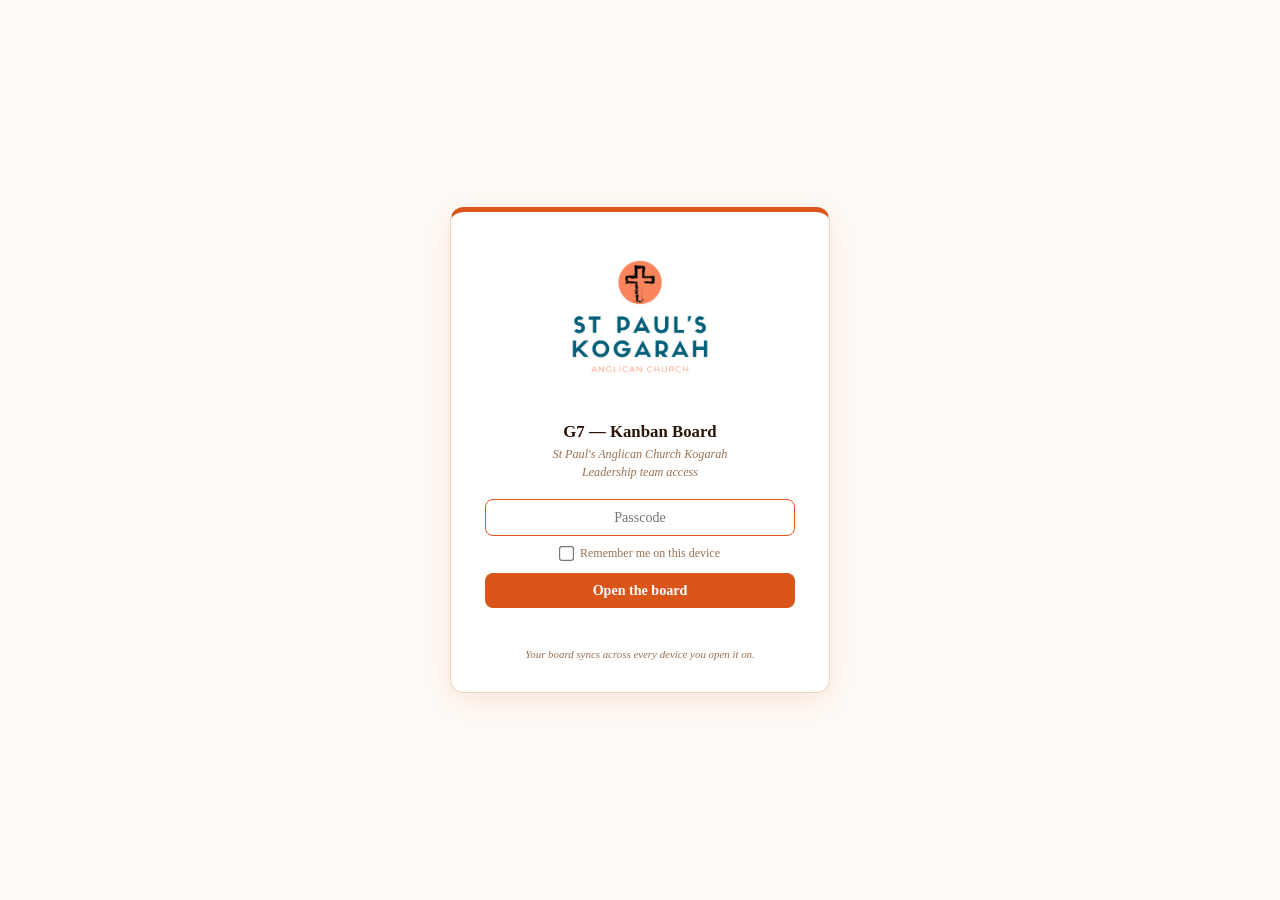
<file: index.html>
<!DOCTYPE html><html lang="en">
<head>
<meta charset="UTF-8">
<meta name="viewport" content="width=device-width, initial-scale=1.0">
<title>G7 — Kanban Board — St Paul's Kogarah</title>
<meta name="robots" content="noindex, nofollow">
<script src="https://glorify.kogarah.church/shared/kog-shell.js" data-app="kanban" data-z="2001"></script>
<script src="g7-i18n.js"></script>
<script src="zh/kanban.js"></script>
<meta name="theme-color" content="#D9551A">
<link rel="manifest" href="manifest.webmanifest">
<link rel="apple-touch-icon" href="apple-touch-icon.png">
<link rel="icon" type="image/png" sizes="32x32" href="favicon-32.png">
<meta name="apple-mobile-web-app-capable" content="yes">
<meta name="mobile-web-app-capable" content="yes">
<meta name="apple-mobile-web-app-title" content="G7 Kanban">
<meta name="apple-mobile-web-app-status-bar-style" content="black-translucent">
<style>
:root {
  color-scheme: light;
  --orange: #D9551A;
  --orange-mid: #E8712A;
  --orange-light: #F4A06A;
  --orange-pale: #FFF2EA;
  --cream: #FFFAF6;
  --dark: #2C1508;
  --mid: #5C2F10;
  --muted: #9B7050;
  --border: #F0D5BC;
  --shadow: rgba(180,80,20,0.10);
  --go-bg: #DDEEFF; --go-text: #0A4070;
  --glorify-bg: #FFECDB; --glorify-text: #7A2C00;
  --grow-bg: #D6F5E0; --grow-text: #1A6B35;
  --giftedness-bg: #EDE0FF; --giftedness-text: #5B2D8E;
  --governance-bg: #D8E4F0; --governance-text: #1A3A5C;
  --glue-bg: #D0F5F5; --glue-text: #0A5A5A;
  --gregarious-bg: #FFE0EE; --gregarious-text: #8B1A4A;
  --kog-bg: #FFF0E4; --kog-text: #C04010;
}
*{box-sizing:border-box;margin:0;padding:0;}
body{font-family:Georgia,'Times New Roman',serif;background:var(--cream);color:var(--dark);min-height:100vh;display:flex;flex-direction:column;}

/* ── HEADER ── */
header{background:var(--orange);color:#fff;padding:12px 16px;display:flex;align-items:center;gap:14px;flex-shrink:0;}
.logo-wrap{flex-shrink:0;width:50px;height:50px;background:white;border-radius:50%;display:flex;align-items:center;justify-content:center;}
.logo-cross{font-size:24px;color:var(--orange);}
.logo-img{width:42px;height:42px;display:block;}
header h1{font-size:1.05rem;font-weight:bold;letter-spacing:.02em;line-height:1.3;}
header .subtitle{font-size:.76rem;opacity:.9;margin-top:2px;font-style:italic;}
header .motto{font-size:.68rem;opacity:.82;margin-top:4px;line-height:1.4;}

/* ── INFO BAR ── */
.info-bar{background:var(--orange-pale);border-bottom:2px solid var(--border);padding:7px 14px;display:flex;flex-wrap:wrap;gap:12px;align-items:center;flex-shrink:0;}
.info-field{display:flex;align-items:center;gap:5px;font-size:.77rem;color:var(--mid);}
.info-field label{font-weight:bold;color:var(--orange);white-space:nowrap;}
.info-field input[readonly]{background:var(--orange-pale);color:var(--mid);cursor:default;}
.info-field input{border:1px solid var(--border);border-radius:4px;padding:2px 7px;font-family:Georgia,serif;font-size:.77rem;background:white;color:var(--dark);min-width:140px;}
.save-indicator{font-size:.68rem;color:var(--muted);font-style:italic;opacity:0;transition:opacity .4s;}
.save-indicator.show{opacity:1;}
.save-btn{margin-left:auto;padding:4px 14px;border-radius:8px;border:1.5px solid var(--orange);background:white;color:var(--orange);cursor:pointer;font-size:.75rem;font-family:Georgia,serif;font-weight:bold;transition:.2s all;white-space:nowrap;}
.save-btn:hover{background:var(--orange-pale);}
.save-btn.saved{background:#27AE60;border-color:#27AE60;color:white;}

/* ── GOAL BAR ── */
.goal-bar{background:linear-gradient(135deg,#fff7f0,#fff2e8);border-bottom:2px solid var(--border);padding:10px 16px;display:flex;align-items:center;gap:20px;flex-shrink:0;flex-wrap:wrap;}
.goal-circle-wrap{flex-shrink:0;}
.goal-circle-wrap svg{display:block;}
.goal-info{display:flex;flex-direction:column;gap:3px;}
.goal-label{font-size:.68rem;font-weight:bold;color:var(--orange);text-transform:uppercase;letter-spacing:.06em;}
.goal-numbers{display:flex;align-items:center;gap:6px;flex-wrap:wrap;}
.families-input-wrap{display:flex;align-items:center;gap:4px;font-size:.82rem;color:var(--mid);}
.families-input-wrap input[type=number]{width:54px;border:1.5px solid var(--orange-light);border-radius:5px;padding:2px 5px;font-family:Georgia,serif;font-size:.82rem;font-weight:bold;color:var(--dark);text-align:center;background:white;}
.families-input-wrap input[type=number]:focus{outline:none;border-color:var(--orange);}
.goal-slash{font-size:.95rem;color:var(--muted);}
.goal-target{font-size:.82rem;color:var(--mid);}
.goal-target strong{color:var(--dark);}
.goal-pct-text{font-size:.90rem;font-weight:bold;color:var(--orange);}
.goal-pct-fraction{font-size:.75rem;color:var(--muted);font-style:italic;}
.goal-divider{width:1px;height:60px;background:var(--border);flex-shrink:0;}
.goal-tagline{font-size:.72rem;color:var(--muted);font-style:italic;max-width:200px;line-height:1.5;}

/* ── FILTER BAR ── */
.filter-bar{background:white;border-bottom:1px solid var(--border);padding:7px 14px;display:flex;flex-wrap:wrap;gap:6px;align-items:center;flex-shrink:0;}
.filter-label{font-size:.72rem;color:var(--muted);font-style:italic;white-space:nowrap;}
.fbtn{padding:3px 10px;border-radius:12px;border:1.5px solid var(--border);background:white;color:var(--mid);cursor:pointer;font-size:.72rem;font-family:Georgia,serif;transition:.15s all;}
.fbtn.active,.fbtn:hover{background:var(--orange);border-color:var(--orange);color:white;}
.sep{width:1px;height:18px;background:var(--border);margin:0 2px;}
.add-btn{margin-left:auto;padding:4px 14px;border-radius:12px;border:none;background:var(--orange);color:white;cursor:pointer;font-size:.78rem;font-family:Georgia,serif;font-weight:bold;white-space:nowrap;}
.add-btn:hover{background:var(--orange-mid);}

/* ── ARCHIVE ── */
.archive-toggle{padding:4px 13px;border-radius:12px;border:1.5px solid var(--muted);background:white;color:var(--muted);cursor:pointer;font-size:.72rem;font-family:Georgia,serif;transition:.15s all;white-space:nowrap;}
.archive-toggle:hover{background:#EFE8DF;}
.archive-toggle.active{background:var(--muted);border-color:var(--muted);color:white;}
.col-hdr.archive-hdr{border-top:3px solid var(--muted);background:#FAF7F3;}
.archive-badge{background:#EFE8DF !important;color:var(--muted) !important;}
.archive-column{opacity:.9;}
.archive-column .card{background:#FAF7F3;}

/* ── BOARD ── */
.board{flex:1;display:flex;gap:0;padding:10px 8px;overflow-x:auto;overflow-y:hidden;min-height:0;}

/* ── COLUMN ── */
.column{flex:0 0 210px;background:white;border-radius:10px;margin:0 4px;display:flex;flex-direction:column;border:1px solid var(--border);box-shadow:0 2px 8px var(--shadow);}
.col-hdr{padding:9px 11px 7px;display:flex;align-items:center;justify-content:space-between;border-radius:10px 10px 0 0;}
.col-hdr.prayer{border-top:3px solid #9B59B6;}
.col-hdr.backlog{border-top:3px solid #3A8FD0;}
.col-hdr.awaiting{border-top:3px solid var(--orange);}
.col-hdr.progress{border-top:3px solid #E8A020;}
.col-hdr.done{border-top:3px solid #27AE60;}
.col-title{font-size:.80rem;font-weight:bold;color:var(--dark);}
.col-count{background:var(--orange-pale);color:var(--orange);border-radius:9px;padding:1px 7px;font-size:.70rem;font-weight:bold;}
.cards-area{flex:1;overflow-y:auto;padding:7px;display:flex;flex-direction:column;gap:5px;}
.cards-area.drag-over{background:var(--orange-pale);}

/* ── CARD ── */
.card{background:var(--cream);border:1px solid var(--border);border-radius:7px;padding:8px 10px;cursor:grab;position:relative;transition:box-shadow .15s,border-color .15s;}
.card:hover{box-shadow:0 3px 10px var(--shadow);border-color:var(--orange-light);}
.card.dragging{opacity:.45;cursor:grabbing;}
.card-title{font-size:.80rem;font-weight:bold;color:var(--dark);margin-bottom:5px;line-height:1.35;padding-right:42px;}
.card-badges{display:flex;flex-wrap:wrap;gap:3px;margin-bottom:4px;}
.badge{font-size:.65rem;padding:1px 6px;border-radius:8px;}
.badge-go{background:var(--go-bg);color:var(--go-text);}
.badge-glorify{background:var(--glorify-bg);color:var(--glorify-text);}
.badge-grow{background:var(--grow-bg);color:var(--grow-text);}
.badge-giftedness{background:var(--giftedness-bg);color:var(--giftedness-text);}
.badge-governance{background:var(--governance-bg);color:var(--governance-text);}
.badge-glue{background:var(--glue-bg);color:var(--glue-text);}
.badge-gregarious{background:var(--gregarious-bg);color:var(--gregarious-text);}
.badge-kog{background:var(--kog-bg);color:var(--kog-text);border:1px solid #F0C0A0;}
.badge-tag{background:#F5EFE8;color:#9B7050;border:1px dashed #D9C4AC;font-style:italic;}

/* ── FOLLOW-UPS ── */
.card.fu-on{border-color:#E8A020;box-shadow:0 0 0 2px rgba(232,160,32,.22);}
.card.fu-on .card-title::before{content:"⏰ ";}
.cab.fu-set{color:#E8A020;}
.fbtn.fu-btn.active{background:#E8A020;border-color:#E8A020;color:#fff;}
.fu-count{display:inline-block;min-width:16px;padding:0 4px;margin-left:4px;border-radius:7px;background:rgba(0,0,0,.14);font-size:.66rem;}
.fu-banner{display:none;background:linear-gradient(135deg,#FFF6E6,#FFEFD6);border-bottom:2px solid #E8A020;padding:10px 16px;flex-shrink:0;}
.fu-banner.show{display:block;}
.fu-banner h4{font-size:.84rem;color:#8A5A00;margin-bottom:5px;}
.fu-banner ul{margin:0 0 0 18px;padding:0;}
.fu-banner li{font-size:.75rem;color:#5C2F10;line-height:1.55;}
.fu-banner li b{color:#2C1508;}
.fu-banner .owner{color:#9B7050;font-style:italic;}
.fu-dismiss{float:right;border:1px solid #E8A020;background:#fff;color:#8A5A00;border-radius:7px;padding:2px 10px;font-size:.7rem;font-family:Georgia,serif;cursor:pointer;}
.fu-dismiss:hover{background:#FFF2DC;}

/* ── SEND REMINDERS ── */
.fbtn.send-btn{border-color:#1E8449;color:#1E8449;}
.fbtn.send-btn:hover{background:#1E8449;border-color:#1E8449;color:#fff;}
.rm-modal{background:white;border-radius:12px;padding:20px 22px;width:580px;max-width:95vw;max-height:88vh;overflow-y:auto;box-shadow:0 12px 40px rgba(0,0,0,.25);border-top:4px solid #1E8449;}
.rm-modal h3{font-size:1rem;color:#1E8449;margin-bottom:4px;}
.rm-sub{font-size:.74rem;color:var(--muted);font-style:italic;margin-bottom:14px;line-height:1.5;}
.rm-person{border:1px solid var(--border);border-radius:9px;padding:11px 13px;margin-bottom:10px;background:var(--cream);}
.rm-person h4{font-size:.86rem;color:var(--dark);margin-bottom:7px;display:flex;align-items:center;gap:7px;}
.rm-person h4 .n{background:var(--orange-pale);color:var(--orange);border-radius:9px;padding:1px 7px;font-size:.68rem;}
.rm-tasks{margin:0 0 9px 16px;padding:0;}
.rm-tasks li{font-size:.73rem;color:var(--mid);line-height:1.5;margin-bottom:2px;}
.rm-row{display:flex;gap:6px;align-items:center;flex-wrap:wrap;}
.rm-row input{flex:1;min-width:170px;border:1px solid var(--border);border-radius:6px;padding:5px 9px;font-family:Georgia,serif;font-size:.75rem;color:var(--dark);}
.rm-row input:focus{outline:none;border-color:#1E8449;}
.rm-send{padding:5px 13px;border:none;border-radius:6px;background:#1E8449;color:#fff;font-family:Georgia,serif;font-size:.75rem;font-weight:bold;cursor:pointer;white-space:nowrap;}
.rm-send:hover{background:#166638;}
.rm-send:disabled{background:#C6D6CB;cursor:not-allowed;}
.rm-copy{padding:5px 11px;border:1px solid var(--border);border-radius:6px;background:#fff;color:var(--mid);font-family:Georgia,serif;font-size:.75rem;cursor:pointer;white-space:nowrap;}
.rm-copy:hover{border-color:var(--orange);color:var(--orange);}
.rm-none{font-size:.78rem;color:var(--muted);font-style:italic;text-align:center;padding:18px 0;line-height:1.6;}
.rm-sent{color:#1E8449;font-size:.7rem;font-style:italic;margin-left:4px;}
.rm-prev{padding:5px 11px;border:1px solid var(--border);border-radius:6px;background:#fff;color:var(--mid);font-family:Georgia,serif;font-size:.75rem;cursor:pointer;white-space:nowrap;}
.rm-prev:hover{border-color:#3A8FD0;color:#3A8FD0;}
.rm-preview{display:none;margin-top:9px;border:1px solid var(--border);border-radius:7px;overflow:hidden;background:#fff;}
.rm-preview.show{display:block;}
.rm-hint{font-size:.7rem;color:var(--muted);font-style:italic;margin-top:7px;line-height:1.5;}
.rm-hint b{color:var(--orange);}
.card-owner{font-size:.68rem;color:var(--muted);margin-top:3px;}
.card-owner b{color:var(--mid);}
.card-notes{font-size:.66rem;color:var(--muted);margin-top:2px;font-style:italic;line-height:1.3;}
.card-due{font-size:.66rem;color:#1A6B35;margin-top:3px;font-weight:bold;}
.card-due.overdue{color:#C0392B;}
.card-actions{position:absolute;top:6px;right:5px;display:none;gap:2px;}
.card:hover .card-actions{display:flex;}
.cab{background:none;border:none;cursor:pointer;font-size:.68rem;color:var(--muted);padding:2px 5px;border-radius:3px;}
.cab:hover{background:var(--border);color:var(--orange);}
.col-foot{padding:5px 7px;border-top:1px solid var(--border);}
.add-card-btn{width:100%;background:none;border:1.5px dashed var(--border);border-radius:6px;padding:5px;font-size:.72rem;color:var(--muted);cursor:pointer;font-family:Georgia,serif;}
.add-card-btn:hover{border-color:var(--orange);color:var(--orange);}

/* ── KOG LEGEND ── */
.kog-legend{background:white;border-top:2px solid var(--border);padding:8px 14px;display:flex;flex-wrap:wrap;gap:6px;align-items:center;font-size:.68rem;color:var(--muted);flex-shrink:0;}
.kog-legend b{color:var(--orange);margin-right:4px;}
.kbadge{background:var(--kog-bg);color:var(--kog-text);border:1px solid #F0C0A0;border-radius:8px;padding:1px 7px;font-size:.65rem;}

/* ── FOOTER ── */
footer{text-align:center;font-size:.67rem;color:var(--muted);padding:6px;border-top:1px solid var(--border);font-style:italic;flex-shrink:0;}

/* ── MODAL ── */
.overlay{display:none;position:fixed;inset:0;background:rgba(0,0,0,.45);z-index:2002;align-items:center;justify-content:center;}
.overlay.show{display:flex;}
.modal{background:white;border-radius:12px;padding:20px;width:370px;max-width:95vw;box-shadow:0 12px 40px rgba(0,0,0,.25);border-top:4px solid var(--orange);}
.modal h3{font-size:.95rem;color:var(--orange);margin-bottom:14px;}
.fg{margin-bottom:10px;}
.fg label{display:block;font-size:.75rem;font-weight:bold;color:var(--mid);margin-bottom:3px;}
.fg input,.fg select,.fg textarea{width:100%;border:1px solid var(--border);border-radius:5px;padding:5px 8px;font-family:Georgia,serif;font-size:.78rem;color:var(--dark);}
.fg textarea{height:55px;resize:vertical;}
.m-actions{display:flex;gap:8px;justify-content:flex-end;margin-top:14px;}
.btn-cancel{padding:6px 14px;border:1px solid var(--border);border-radius:6px;background:white;color:var(--mid);cursor:pointer;font-family:Georgia,serif;}
.btn-save{padding:6px 16px;border:none;border-radius:6px;background:var(--orange);color:white;cursor:pointer;font-family:Georgia,serif;font-weight:bold;}
.btn-save:hover{background:var(--orange-mid);}

/* ── VIEW PDF BUTTON ── */
.print-btn{padding:4px 14px;border-radius:8px;border:1.5px solid #3A8FD0;background:white;color:#3A8FD0;cursor:pointer;font-size:.75rem;font-family:Georgia,serif;font-weight:bold;transition:.2s all;white-space:nowrap;}
.print-btn:hover{background:#EEF5FD;}

/* ── PDF COLUMN PICKER ── */
.pdfcol{padding:3px 10px;border-radius:12px;border:1.5px solid var(--border);background:white;color:var(--muted);cursor:pointer;font-size:.72rem;font-family:Georgia,serif;transition:.15s all;white-space:nowrap;}
.pdfcol.active{background:#3A8FD0;border-color:#3A8FD0;color:white;}
.pdfcol:hover{border-color:#3A8FD0;}

/* ── PRINT LAYOUT — scoped to #print-view, matches uploaded template ── */
#print-view{display:none;font-family:Georgia,'Times New Roman',serif;}
#preview-overlay.show #print-view{display:block;}

/* Header */
#print-view .p-hdr{background:#D9551A;color:#fff;padding:8px 12px;display:flex;align-items:center;gap:10px;}
#print-view .p-cross{width:34px;height:34px;background:#fff;overflow:hidden;border-radius:50%;display:flex;align-items:center;justify-content:center;font-size:16px;color:#D9551A;flex-shrink:0;font-weight:bold;}
#print-view .p-hdr-text{flex:1;}
#print-view .p-hdr-text h1{font-size:10pt;font-weight:bold;letter-spacing:.02em;line-height:1.3;margin:0;}
#print-view .p-hdr-text p{font-size:6.5pt;opacity:.9;margin-top:1px;font-style:italic;line-height:1.35;}
#print-view .p-hdr-right{text-align:right;font-size:6.5pt;opacity:.85;line-height:1.6;white-space:nowrap;}

/* Goal & KOG bars */
#print-view .p-goal{background:#FFF2EA;border-bottom:1.5px solid #F0D5BC;padding:4px 12px;display:flex;align-items:center;gap:8px;font-size:6.5pt;flex-wrap:wrap;}
#print-view .p-goal b{color:#D9551A;}
#print-view .p-goal .pct{font-weight:bold;color:#D9551A;}
#print-view .p-kog-bar{background:#FFF0E4;border-bottom:1.5px solid #F0D5BC;padding:3px 12px;font-size:5.5pt;color:#9B7050;text-align:center;letter-spacing:.01em;}

/* Table */
#print-view table{width:100%;border-collapse:collapse;font-size:6.5pt;}
#print-view thead th{background:#F0D5BC;color:#9B7050;font-size:6pt;font-weight:bold;padding:3px 4px;border:.5px solid #E0C5A8;text-align:left;letter-spacing:.04em;text-transform:uppercase;}
#print-view thead th:nth-child(1){width:20px;text-align:center;}
#print-view thead th:nth-child(2){width:30%;}
#print-view thead th:nth-child(3){width:9%;text-align:center;}
#print-view thead th:nth-child(4){width:11%;text-align:center;}
#print-view thead th:nth-child(5){width:11%;}
#print-view tr.sec-hdr td{font-size:7.5pt;font-weight:bold;color:#fff;padding:4px 7px;letter-spacing:.03em;}
#print-view tr.data-row td{padding:2px 4px;border:.4px solid #EDD8C0;vertical-align:top;line-height:1.25;}
#print-view td.pn{text-align:center;color:#9B7050;font-size:6pt;}
#print-view td.pt{font-weight:bold;color:#2C1508;font-size:6.5pt;}
#print-view td.pte{text-align:center;padding:2px 3px!important;}
#print-view td.pk{font-size:5.5pt;color:#5C2F10;text-align:center;}
#print-view td.po{color:#5C2F10;font-size:6pt;}
#print-view td.pno{color:#9B7050;font-style:italic;font-size:5.5pt;}
#print-view .p-footer{background:#FFF2EA;border-top:1.5px solid #F0D5BC;padding:3px 12px;font-size:5.5pt;color:#9B7050;font-style:italic;text-align:center;margin-top:1px;}
#print-view .badge{font-size:6pt;font-weight:bold;padding:1px 6px;border-radius:5px;display:inline-block;white-space:nowrap;}

/* ── PDF PREVIEW OVERLAY (screen only) ── */
#preview-overlay{display:none;position:fixed;inset:0;z-index:2003;flex-direction:column;}
#preview-overlay.show{display:flex;}
.pv-bar{background:#2C1508;color:#fff;padding:9px 16px;display:flex;align-items:center;gap:12px;flex-shrink:0;flex-wrap:wrap;}
.pv-bar-title{font-size:.85rem;font-weight:bold;}
.pv-bar-sub{font-size:.72rem;opacity:.65;font-style:italic;}
.pv-btn-print{padding:5px 16px;border-radius:7px;border:none;background:#D9551A;color:#fff;cursor:pointer;font-family:Georgia,serif;font-size:.78rem;font-weight:bold;}
.pv-btn-print:hover{background:#B8401A;}
.pv-btn-save{padding:5px 16px;border-radius:7px;border:none;background:#1E8449;color:#fff;cursor:pointer;font-family:Georgia,serif;font-size:.78rem;font-weight:bold;}
.pv-btn-save:hover{background:#166638;}
.pv-btn-close{padding:5px 14px;border-radius:7px;border:1.5px solid rgba(255,255,255,.4);background:transparent;color:#fff;cursor:pointer;font-family:Georgia,serif;font-size:.78rem;}
.pv-btn-close:hover{background:rgba(255,255,255,.12);}
.pv-hint{background:#FFF2EA;color:#5C2F10;font-size:.72rem;padding:5px 16px;text-align:center;font-style:italic;flex-shrink:0;display:none;}
.pv-hint.show{display:block;}
.pv-scroll{flex:1;overflow-y:auto;background:#f0f0f0;padding:12px;}
.pv-page{background:white;max-width:1060px;margin:0 auto;box-shadow:0 2px 8px rgba(0,0,0,.18);}

@page{size:A4 landscape;margin:12mm 14mm;}

@media print{
  header,.info-bar,.goal-bar,.filter-bar,.board,.kog-legend,footer,.overlay,.pv-bar,.pv-hint{display:none!important;}
  #preview-overlay{position:static!important;display:block!important;}
  .pv-scroll{overflow:visible!important;background:transparent!important;padding:0!important;}
  .pv-page{max-width:none!important;box-shadow:none!important;margin:0!important;}
  #print-view{display:block!important;}
  #print-view table{page-break-inside:auto;}
  #print-view tr.data-row{page-break-inside:avoid;}
  #print-view tr.sec-hdr{page-break-after:avoid;}
}

/* ── ACCESS GATE & SYNC ── */
#g7gate{position:fixed;inset:0;z-index:2000;background:var(--cream);display:flex;align-items:center;justify-content:center;padding:20px;}
#g7gate.hidden{display:none;}
.gate-card{background:white;border:1px solid var(--border);border-top:5px solid var(--orange);border-radius:14px;box-shadow:0 8px 30px rgba(180,80,20,.12);padding:30px 34px;max-width:380px;width:100%;text-align:center;}
.gate-logo{width:190px;max-width:72%;height:auto;display:block;margin:0 auto 16px;}
.gate-card h2{font-size:1.05rem;margin-bottom:3px;color:var(--dark);}
.gate-sub{font-size:.76rem;color:var(--muted);font-style:italic;margin-bottom:18px;line-height:1.5;}
.gate-card input{width:100%;box-sizing:border-box;border:1.5px solid var(--border);border-radius:8px;padding:9px 12px;font-family:Georgia,serif;font-size:.88rem;text-align:center;color:var(--dark);margin-bottom:8px;}
.gate-card input:focus{outline:none;border-color:var(--orange);}
.gate-card button{width:100%;padding:9px;border:none;border-radius:8px;background:var(--orange);color:white;font-family:Georgia,serif;font-size:.88rem;font-weight:bold;cursor:pointer;}
.gate-card button:hover{background:var(--orange-mid);}
.gate-err{color:#C0392B;font-size:.75rem;margin-top:10px;min-height:1.1em;}
.gate-remember{display:flex;align-items:center;justify-content:center;gap:7px;font-size:.75rem;color:var(--muted);margin:2px 0 12px;cursor:pointer;}
.gate-remember input{width:auto;margin:0;transform:scale(1.15);accent-color:var(--orange);}
.lock-btn{padding:4px 12px;border-radius:8px;border:1.5px solid var(--border);background:white;color:var(--muted);cursor:pointer;font-size:.75rem;font-family:Georgia,serif;white-space:nowrap;text-decoration:none;display:inline-block;}
.lock-btn:hover{border-color:var(--orange);color:var(--orange);}
.gate-note{font-size:.68rem;color:var(--muted);margin-top:14px;font-style:italic;line-height:1.5;}
.gate-setup{display:none;}
.gate-setup.show{display:block;}
.sync-pill{font-size:.68rem;font-style:italic;padding:2px 9px;border-radius:10px;white-space:nowrap;}
.sync-ok{background:#E8F6EC;color:#1E8449;}
.sync-busy{background:var(--orange-pale);color:var(--orange);}
.sync-off{background:#FBEAEA;color:#C0392B;}
body.locked > *:not(#g7gate):not(#kog-shell){display:none !important;}
@media print{#g7gate,#kog-shell{display:none !important;}}

/* ── TOUCH DEVICES ──
   Hover never fires on a touchscreen, so the per-card action buttons would
   stay hidden and cards could not be moved. Show them permanently and give
   them finger-sized targets. HTML5 drag-and-drop is mouse-only; the arrows
   are the way a card moves columns on a phone. */
@media (hover: none), (pointer: coarse) {
  .card-actions{display:flex !important;position:static;justify-content:flex-end;gap:2px;margin:-2px -2px 4px 0;}
  .card:hover .card-actions{display:flex;}
  .card-title{padding-right:0;}
  .cab{font-size:.92rem;padding:5px 9px;line-height:1;border:1px solid var(--border);background:white;border-radius:6px;min-width:32px;text-align:center;}
  .cab:active{background:var(--orange-pale);border-color:var(--orange);color:var(--orange);}
  .card{padding:9px 10px;}
  .column{flex:0 0 84vw;max-width:340px;}
  .board{scroll-snap-type:x mandatory;-webkit-overflow-scrolling:touch;}
  .column{scroll-snap-align:center;}
  .info-bar,.filter-bar{gap:8px;}
  .fbtn,.pdfcol,.save-btn,.print-btn,.archive-toggle{padding:6px 12px;}
  .add-card-btn{padding:9px;}
}
</style>
<link rel="stylesheet" href="followup.css">
</head>
<body class="locked">

<div id="g7gate">
  <div class="gate-card">
    <img class="gate-logo" src="[data-uri]" alt="St Paul's Anglican Church Kogarah">
    <h2>G7 &mdash; Kanban Board</h2>
    <div class="gate-sub">St Paul's Anglican Church Kogarah<br>Leadership team access</div>

    <div id="gateSetup" class="gate-setup">
      <input type="text" id="cfgUrl" placeholder="Supabase project URL">
      <input type="text" id="cfgKey" placeholder="Supabase anon key">
    </div>

    <input type="password" id="gatePw" placeholder="Passcode" autocomplete="current-password">
    <label class="gate-remember"><input type="checkbox" id="gateRemember"> Remember me on this device</label>
    <button id="gateBtn">Open the board</button>
    <div class="gate-err" id="gateErr"></div>
    <div class="gate-note" id="gateNote">Your board syncs across every device you open it on.</div>
  </div>
</div>


<header>
  <div class="logo-wrap"><img class="logo-img" src="[data-uri]" alt="St Paul's Kogarah"></div>
  <div>
    <h1>G7 — Kanban Board</h1>
    <p class="subtitle">St Paul's Anglican Church Kogarah &nbsp;|&nbsp; G7 Ministry Teams</p>
    <p class="motto">"We gather to build and to nurture a nation which lives and breathes the Gospel of Jesus Christ"</p>
  </div>
</header>

<div class="info-bar">
  <div class="info-field"><label>Updated:</label><input type="text" id="iUpdated" readonly title="Set automatically each time the board saves"></div>
  <div class="info-field"><label>Next Review:</label><input type="text" id="iNextReview" readonly title="One week after the board was last updated"></div>
  <span class="save-indicator" id="saveIndicator">✓ Saved</span>
  <span class="sync-pill sync-busy" id="syncPill">connecting…</span>
  <a class="lock-btn" href="cycle.html" title="See these projects along the KOGCycle">◎ KOGCycle</a>
  <a class="lock-btn" href="calendar.html" title="Open the Term Diary">📅 Term Diary</a>
  <a class="lock-btn" href="planner.html" title="Open the Year Planner">🗓️ Year Planner</a>
  <button class="lock-btn" onclick="lockBoard()" title="Lock the board and forget the passcode on this device">🔒 Lock</button>
  <button class="save-btn" id="saveBtn2">💾 Save</button>
  <span class="filter-label" style="font-size:.72rem;color:var(--muted);font-style:italic;">PDF columns:</span>
  <button class="pdfcol active" data-pdfcol="prayer">🙏 Prayer</button>
  <button class="pdfcol active" data-pdfcol="backlog">📋 Backlog</button>
  <button class="pdfcol active" data-pdfcol="awaiting">⏳ Waiting</button>
  <button class="pdfcol active" data-pdfcol="progress">⚡ In Progress</button>
  <button class="pdfcol active" data-pdfcol="done">✅ Completed</button>
  <button class="print-btn" id="viewPdfBtn" onclick="viewPdf()">📄 View PDF</button>
</div>

<div class="goal-bar">
  <div class="goal-circle-wrap">
    <svg viewBox="0 0 80 80" width="80" height="80">
      <circle cx="40" cy="40" r="32" fill="none" stroke="#F0D5BC" stroke-width="8"/>
      <circle id="goalArc" cx="40" cy="40" r="32" fill="none"
              stroke="#D9551A" stroke-width="8" stroke-linecap="round"
              stroke-dasharray="201.06" stroke-dashoffset="67.02"
              transform="rotate(-90 40 40)"/>
      <text x="40" y="37" text-anchor="middle" font-size="13" font-weight="bold"
            fill="#2C1508" font-family="Georgia,serif" id="goalPctSvg">67%</text>
      <text x="40" y="51" text-anchor="middle" font-size="9"
            fill="#9B7050" font-family="Georgia,serif">of goal</text>
    </svg>
  </div>
  <div class="goal-info">
    <div class="goal-label">🏠 Household Goal</div>
    <div class="goal-numbers">
      <div class="families-input-wrap">
        <input type="number" id="familiesInput" value="50" min="0" max="9999">
        <span>families</span>
      </div>
      <span class="goal-slash">/</span>
      <span class="goal-target"><strong>75</strong> households</span>
    </div>
    <div class="goal-pct-text" id="goalPctText">66.67%</div>
    <div class="goal-pct-fraction" id="goalPctFraction">50 ÷ 75 = 66.67%</div>
  </div>
  <div class="goal-divider"></div>
  <div class="goal-tagline">Reaching every household with the Gospel of Jesus Christ in our parish</div>
</div>

<div class="filter-bar">
  <button class="archive-toggle" id="archiveToggle">📦 Archive</button>
  <div class="sep"></div>
  <span class="filter-label">Team:</span>
  <button class="fbtn active" data-ftype="team" data-fval="all">All</button>
  <button class="fbtn" data-ftype="team" data-fval="Go">🌍 Go</button>
  <button class="fbtn" data-ftype="team" data-fval="Glorify">🎵 Glorify</button>
  <button class="fbtn" data-ftype="team" data-fval="Grow">🌱 Grow</button>
  <button class="fbtn" data-ftype="team" data-fval="Giftedness">🎁 Giftedness</button>
  <button class="fbtn" data-ftype="team" data-fval="Governance">⚖️ Governance</button>
  <button class="fbtn" data-ftype="team" data-fval="Glue">🤝 Glue</button>
  <button class="fbtn" data-ftype="team" data-fval="Gregarious">🎉 Gregarious</button>
  <div class="sep"></div>
  <span class="filter-label">KOG Stage:</span>
  <button class="fbtn active" data-ftype="kog" data-fval="all">All</button>
  <button class="fbtn" data-ftype="kog" data-fval="First Contact">👋 First Contact</button>
  <button class="fbtn" data-ftype="kog" data-fval="Face to Face">😊 Face to Face</button>
  <button class="fbtn" data-ftype="kog" data-fval="Follow Up">📞 Follow Up</button>
  <button class="fbtn" data-ftype="kog" data-fval="Meet the Minister">🙏 Meet the Minister</button>
  <button class="fbtn" data-ftype="kog" data-fval="Conversion/Baptism">💧 Conversion</button>
  <button class="fbtn" data-ftype="kog" data-fval="Integration">🔗 Integration</button>
  <button class="fbtn" data-ftype="kog" data-fval="Church Life">📖 Church Life</button>
  <button class="fbtn" data-ftype="kog" data-fval="Grow &amp; Serve">🌟 Grow &amp; Serve</button>
  <button class="fbtn" data-ftype="kog" data-fval="Send">✈️ Send</button>
  <div class="sep"></div>
  <button class="fbtn fu-btn" id="fuFilterBtn" title="Show only the tasks flagged for follow-up">⏰ Follow-ups<span class="fu-count" id="fuCount">0</span></button>
  <button class="fbtn send-btn" id="sendRemindersBtn" title="Write a reminder to each person who owns a flagged task">✉️ Send reminders</button>
  <button class="add-btn" id="globalAddBtn">+ Add Task</button>
</div>

<div class="fu-banner" id="fuBanner">
  <button class="fu-dismiss" onclick="dismissFuBanner()">Dismiss for today</button>
  <h4 id="fuBannerTitle">Monday follow-ups</h4>
  <ul id="fuBannerList"></ul>
</div>

<div class="board" id="board"></div>

<div class="kog-legend">
  <b>KOG Cycle:</b>
  <span class="kbadge">👋 First Contact</span><span style="color:var(--border)">→</span>
  <span class="kbadge">😊 Face to Face</span><span style="color:var(--border)">→</span>
  <span class="kbadge">🙏 Meet the Minister</span><span style="color:var(--border)">→</span>
  <span class="kbadge">📞 Follow Up</span><span style="color:var(--border)">→</span>
  <span class="kbadge">💧 Conversion / Baptism</span><span style="color:var(--border)">→</span>
  <span class="kbadge">🔗 Integration</span><span style="color:var(--border)">→</span>
  <span class="kbadge">📖 Church Life</span><span style="color:var(--border)">→</span>
  <span class="kbadge">🌟 Grow &amp; Serve</span><span style="color:var(--border)">→</span>
  <span class="kbadge">✈️ Send</span>
</div>

<footer>St Paul's Anglican Church Kogarah · www.kogarah.church · G7 Kanban Board — See the Gospel · Hear the Gospel · Believe the Gospel · Tell the Gospel</footer>

<div class="overlay" id="remindOverlay">
  <div class="rm-modal">
    <h3>✉️ Send reminders</h3>
    <div class="rm-sub" id="rmSub"></div>
    <div id="rmList"></div>
    <div class="m-actions">
      <button class="btn-cancel" onclick="closeReminders()">Close</button>
    </div>
  </div>
</div>

<div class="overlay" id="overlay">
  <div class="modal">
    <h3 id="modalTitle">Add New Task</h3>
    <div class="fg"><label>Task Title *</label><input type="text" id="mTitle" placeholder="e.g. Prepare SRE Sunday materials"></div>
    <div class="fg"><label>Team *</label>
      <select id="mTeam">
        <option value="Go">🌍 Go (Outreach &amp; Mission)</option>
        <option value="Glorify">🎵 Glorify (Worship &amp; Service)</option>
        <option value="Grow">🌱 Grow (Discipleship)</option>
        <option value="Giftedness">🎁 Giftedness (Gifts &amp; Calling)</option>
        <option value="Governance">⚖️ Governance (Leadership &amp; Admin)</option>
        <option value="Glue">🤝 Glue (Community &amp; Belonging)</option>
        <option value="Gregarious">🎉 Gregarious (Hospitality &amp; Friendship)</option>
      </select>
    </div>
    <div class="fg"><label>KOG Cycle Stage</label>
      <select id="mKog">
        <option value="">— Not mapped to KOG stage —</option>
        <option value="First Contact">👋 First Contact</option>
        <option value="Face to Face">😊 Face to Face</option>
        <option value="Meet the Minister">🙏 Meet the Minister</option>
        <option value="Follow Up">📞 Follow Up</option>
        <option value="Conversion/Baptism">💧 Conversion / Baptism / Confirmation</option>
        <option value="Integration">🔗 Integration</option>
        <option value="Church Life">📖 Church Life</option>
        <option value="Grow &amp; Serve">🌟 Grow &amp; Serve</option>
        <option value="Send">✈️ Send</option>
      </select>
    </div>
    <div class="fg"><label>Column</label>
      <select id="mCol">
        <option value="prayer">🙏 Prayer Items</option>
        <option value="backlog">📋 Backlog</option>
        <option value="awaiting">⏳ Waiting</option>
        <option value="progress">⚡ In Progress</option>
        <option value="done">✅ Completed</option>
      </select>
    </div>
    <div class="fg"><label>Owner / Responsible</label><input type="text" id="mOwner" placeholder="Name(s)"></div>
    <div class="fg"><label>Due date</label><input type="date" id="mDue"></div>
    <div class="fg"><label>Notes</label><textarea id="mNotes" placeholder="Context, or the action required..."></textarea></div>
    <div class="m-actions">
      <button class="btn-cancel" id="cancelBtn">Cancel</button>
      <button class="btn-save" id="saveBtn">Add Task</button>
    </div>
  </div>
</div>

<script>
const STORAGE_KEY = 'g7k_v1';

const COLS = [
  { id:'prayer',   label:'🙏 Prayer Items', cls:'prayer'   },
  { id:'backlog',  label:'📋 Backlog',       cls:'backlog'  },
  { id:'awaiting', label:'⏳ Waiting',       cls:'awaiting' },
  { id:'progress', label:'⚡ In Progress',   cls:'progress' },
  { id:'done',     label:'✅ Completed',     cls:'done'     },
];
const ARCHIVE_COL = { id:'archive', label:'📦 Archive', cls:'archive-hdr' };
const COL_IDS = COLS.map(c => c.id);

const TEAM_CONFIG = {
  'Go':         { icon:'🌍', cls:'badge-go' },
  'Glorify':    { icon:'🎵', cls:'badge-glorify' },
  'Grow':       { icon:'🌱', cls:'badge-grow' },
  'Giftedness': { icon:'🎁', cls:'badge-giftedness' },
  'Governance': { icon:'⚖️', cls:'badge-governance' },
  'Glue':       { icon:'🤝', cls:'badge-glue' },
  'Gregarious': { icon:'🎉', cls:'badge-gregarious' },
};

/* The board's cards live only on the server, behind the passcode. No sample cards are kept
   in this public file, because they carried members' names (removed 19 Nov 2026). */
const DEFAULT_CARDS = [];

// ── PERSISTENCE ───────────────────────────────────────────────────────────────
let saveTimer = null;
let lastSig = '';

/* The board stamps its own dates: "Updated" is whenever it last saved, and
   "Next Review" is a week after that. Both fields are read-only on screen. */
function fmtDate(d) {
  return d.toLocaleDateString('en-AU', { day:'2-digit', month:'short', year:'numeric' });
}
function stampDates() {
  const now = new Date();
  const next = new Date(now.getTime() + 7 * 86400000);
  const u = document.getElementById('iUpdated');
  const n = document.getElementById('iNextReview');
  if (u) u.value = fmtDate(now);
  if (n) n.value = fmtDate(next);
}

/* A signature of everything worth saving, so the once-a-minute autosave only
   writes when something has actually changed. */
function boardSig() {
  return JSON.stringify([cards, document.getElementById('familiesInput').value, emailBook]);
}

function saveState() {
  stampDates();
  lastSig = boardSig();
  const state = {
    cards,
    nextId,
    families:    document.getElementById('familiesInput').value,
    iUpdated:    document.getElementById('iUpdated').value,
    iNextReview: document.getElementById('iNextReview').value,
    emailBook,
  };
  localStorage.setItem(STORAGE_KEY, JSON.stringify(state));
  // Flash indicator
  const ind = document.getElementById('saveIndicator');
  if (ind) { ind.classList.add('show'); clearTimeout(saveTimer); saveTimer = setTimeout(() => ind.classList.remove('show'), 1800); }
  // Flash Save button
  const btn = document.getElementById('saveBtn2');
  if (btn) {
    btn.textContent = '✓ Saved';
    btn.classList.add('saved');
    clearTimeout(saveTimer);
    saveTimer = setTimeout(() => { btn.textContent = '💾 Save'; btn.classList.remove('saved'); }, 1800);
  }
}

function loadState() {
  try {
    const raw = localStorage.getItem(STORAGE_KEY);
    if (!raw) return false;
    const state = JSON.parse(raw);
    if (state.cards)  cards  = state.cards;
    if (state.nextId) nextId = state.nextId;
    if (state.emailBook) emailBook = state.emailBook;
    setTimeout(() => {
      if (state.families)    document.getElementById('familiesInput').value = state.families;
      if (state.iUpdated)    document.getElementById('iUpdated').value      = state.iUpdated;
      if (state.iNextReview) document.getElementById('iNextReview').value   = state.iNextReview;
      lastSig = boardSig();
      updateGoal();
    }, 0);
    return true;
  } catch(e) { return false; }
}

// ── STATE ─────────────────────────────────────────────────────────────────────
let cards  = JSON.parse(JSON.stringify(DEFAULT_CARDS));
let nextId = 86;
let fTeam      = 'all';
let fKog       = 'all';
let fFollowUp  = false;
let emailBook  = {};
let showArchive = false;
let dragId = null;
let editingId = null;

// ── AUTO-ARCHIVE ─────────────────────────────────────────────────────────────
function autoArchive() {
  const oneMonthAgo = Date.now() - (30 * 24 * 60 * 60 * 1000);
  let changed = false;
  cards.forEach(c => {
    if (c.col === 'done' && c.movedToDoneAt && c.movedToDoneAt < oneMonthAgo) {
      c.col = 'archive'; c.archivedAt = Date.now(); changed = true;
    }
  });
  if (changed) saveState();
}

// ── GOAL ──────────────────────────────────────────────────────────────────────
const GOAL = 75;
const CIRC = 2 * Math.PI * 32;

function updateGoal() {
  const current = Math.max(0, parseInt(document.getElementById('familiesInput').value) || 0);
  const pct = Math.min(current / GOAL, 1);
  const pctStr = (pct * 100).toFixed(2);

  const arc = document.getElementById('goalArc');
  if (arc) {
    arc.setAttribute('stroke-dashoffset', (CIRC * (1 - pct)).toFixed(2));
    const r1=[232,160,32], r2=[217,85,26], r3=[39,174,96];
    let r, g, b;
    if (pct < 0.5) {
      const t = pct * 2;
      r = Math.round(r1[0]+(r2[0]-r1[0])*t);
      g = Math.round(r1[1]+(r2[1]-r1[1])*t);
      b = Math.round(r1[2]+(r2[2]-r1[2])*t);
    } else {
      const t = (pct-0.5)*2;
      r = Math.round(r2[0]+(r3[0]-r2[0])*t);
      g = Math.round(r2[1]+(r3[1]-r2[1])*t);
      b = Math.round(r2[2]+(r3[2]-r2[2])*t);
    }
    arc.setAttribute('stroke', `rgb(${r},${g},${b})`);
  }
  const svgTxt = document.getElementById('goalPctSvg');
  if (svgTxt) svgTxt.textContent = Math.round(pct*100) + '%';
  const pctEl = document.getElementById('goalPctText');
  if (pctEl) pctEl.textContent = pctStr + '%';
  const fracEl = document.getElementById('goalPctFraction');
  if (fracEl) fracEl.textContent = `${current} ÷ ${GOAL} = ${pctStr}%`;
}

// ── RENDER ────────────────────────────────────────────────────────────────────
const KOG_ICON = {
  'First Contact':     '👋',
  'Face to Face':      '😊',
  'Follow Up':         '📞',
  'Meet the Minister': '🙏',
  'Conversion/Baptism':'💧',
  'Integration':       '🔗',
  'Church Life':       '📖',
  'Grow & Serve':      '🌟',
  'Send':              '✈️',
};
function kogShort(k) {
  const icon  = KOG_ICON[k] || '';
  const short = {'Meet the Minister':'MTM','Conversion/Baptism':'Conversion'}[k] || k;
  return icon ? `${icon} ${short}` : short;
}

function visCards(colId) {
  return cards.filter(c => {
    if (c.col !== colId) return false;
    if (colId === 'archive') return true;
    if (fFollowUp && !c.fu) return false;
    if (fTeam !== 'all' && c.team !== fTeam) return false;
    if (fKog  !== 'all' && c.kog  !== fKog)  return false;
    return true;
  });
}

function esc(s) { return String(s).replace(/&/g,'&amp;').replace(/</g,'&lt;').replace(/>/g,'&gt;'); }

function cardHTML(c) {
  const tc = TEAM_CONFIG[c.team] || { icon:'⭕', cls:'badge-go' };
  const gTag  = `<span class="badge badge-tag">#${String(c.team||'').toLowerCase()}</span>`;
  const kog   = c.kog   ? `<span class="badge badge-kog">⭕ ${kogShort(c.kog)}</span>` : '';
  const owner = c.owner ? `<div class="card-owner">👤 <b data-g7-keep>${esc(c.owner)}</b></div>` : '';
  const notes = c.notes ? `<div class="card-notes" data-g7-keep>${esc(c.notes)}</div>` : '';
  const dueChip = c.due ? `<div class="card-due${dueDays(c.due) < 0 ? ' overdue' : ''}">📅 ${dueLabelEn(c.due)}</div>` : '';
  const archBtn = c.col === 'done'
    ? `<button class="cab" data-archive="${c.id}" title="Move to Archive">📦</button>`
    : c.col === 'archive'
      ? `<button class="cab" data-unarchive="${c.id}" title="Restore to Completed">↩️</button>`
      : '';
  const moveButtons = c.col !== 'archive'
    ? `<button class="cab" data-mv="-1" data-id="${c.id}" title="Move left">←</button>
      <button class="cab" data-mv="1"  data-id="${c.id}" title="Move right">→</button>`
    : '';
  const fuBtn = `<button class="cab${c.fu ? ' fu-set' : ''}" data-fu="${c.id}" title="${c.fu ? 'Clear the follow-up flag' : 'Flag this for Monday follow-up'}">⏰</button>`;
  return `<div class="card${c.fu ? ' fu-on' : ''}" id="card-${c.id}" draggable="${c.col !== 'archive'}">
    <div class="card-actions">
      ${moveButtons}
      ${fuBtn}
      <button class="cab" data-edit="${c.id}" title="Edit">✎</button>
      <button class="cab" data-del="${c.id}" title="Delete">✕</button>
      ${archBtn}
    </div>
    <div class="card-title" data-g7-keep>${esc(c.title)}</div>
    <div class="card-badges"><span class="badge ${tc.cls}">${tc.icon} ${esc(c.team)}</span>${gTag}${kog}</div>
    ${owner}${dueChip}${notes}
  </div>`;
}

function render() {
  const board = document.getElementById('board');
  const visibleCols = showArchive ? [...COLS, ARCHIVE_COL] : COLS;
  board.innerHTML = visibleCols.map(col => {
    const vis = visCards(col.id);
    const isArch = col.id === 'archive';
    return `<div class="column${isArch ? ' archive-column' : ''}">
      <div class="col-hdr ${col.cls}">
        <span class="col-title">${col.label}</span>
        <span class="col-count${isArch ? ' archive-badge' : ''}">${vis.length}</span>
      </div>
      <div class="cards-area" data-col="${col.id}">${vis.map(cardHTML).join('')}</div>
      <div class="col-foot">${!isArch ? `<button class="add-card-btn" data-add="${col.id}">+ Add</button>` : ''}</div>
    </div>`;
  }).join('');
  attachCardEvents();
  renderFollowUps();
}

// ── CARD EVENTS ───────────────────────────────────────────────────────────────
function attachCardEvents() {
  document.querySelectorAll('.card').forEach(el => {
    el.addEventListener('dragstart', () => {
      dragId = parseInt(el.id.replace('card-',''));
      setTimeout(() => el.classList.add('dragging'), 0);
    });
    el.addEventListener('dragend', () => {
      el.classList.remove('dragging');
      document.querySelectorAll('.cards-area').forEach(a => a.classList.remove('drag-over'));
    });
  });
  document.querySelectorAll('.cards-area').forEach(area => {
    area.addEventListener('dragover', e => { e.preventDefault(); area.classList.add('drag-over'); });
    area.addEventListener('dragleave', () => area.classList.remove('drag-over'));
    area.addEventListener('drop', e => {
      e.preventDefault();
      area.classList.remove('drag-over');
      if (dragId !== null) {
        const c = cards.find(x => x.id === dragId);
        if (c) {
          const newCol = area.dataset.col;
          if (newCol === 'done' && c.col !== 'done') c.movedToDoneAt = Date.now();
          else if (newCol === 'archive') { c.archivedAt = Date.now(); }
          else if (newCol !== 'done' && newCol !== 'archive') { delete c.movedToDoneAt; delete c.archivedAt; }
          c.col = newCol; dragId = null; render(); saveState();
        }
      }
    });
  });
  document.querySelectorAll('[data-mv]').forEach(btn => {
    btn.addEventListener('click', e => {
      e.stopPropagation();
      const id  = parseInt(btn.dataset.id);
      const dir = parseInt(btn.dataset.mv);
      const c   = cards.find(x => x.id === id);
      if (!c) return;
      const ni = COL_IDS.indexOf(c.col) + dir;
      if (ni >= 0 && ni < COL_IDS.length) {
        const newCol = COL_IDS[ni];
        if (newCol === 'done' && c.col !== 'done') c.movedToDoneAt = Date.now();
        else if (newCol !== 'done') delete c.movedToDoneAt;
        c.col = newCol; render(); saveState();
      }
    });
  });
  document.querySelectorAll('[data-del]').forEach(btn => {
    btn.addEventListener('click', e => {
      e.stopPropagation();
      cards = cards.filter(c => c.id !== parseInt(btn.dataset.del));
      render(); saveState();
    });
  });
  document.querySelectorAll('[data-edit]').forEach(btn => {
    btn.addEventListener('click', e => { e.stopPropagation(); openModal(null, parseInt(btn.dataset.edit)); });
  });
  document.querySelectorAll('[data-archive]').forEach(btn => {
    btn.addEventListener('click', e => {
      e.stopPropagation();
      const c = cards.find(x => x.id === parseInt(btn.dataset.archive));
      if (c) { c.col = 'archive'; c.archivedAt = Date.now(); render(); saveState(); }
    });
  });
  document.querySelectorAll('[data-unarchive]').forEach(btn => {
    btn.addEventListener('click', e => {
      e.stopPropagation();
      const c = cards.find(x => x.id === parseInt(btn.dataset.unarchive));
      if (c) { c.col = 'done'; c.movedToDoneAt = Date.now(); delete c.archivedAt; render(); saveState(); }
    });
  });
  document.querySelectorAll('[data-fu]').forEach(btn => {
    btn.addEventListener('click', e => {
      e.stopPropagation();
      const c = cards.find(x => x.id === parseInt(btn.dataset.fu));
      if (!c) return;
      if (c.fu) { delete c.fu; delete c.fuAt; }
      else      { c.fu = true; c.fuAt = Date.now(); }
      render(); saveState();
    });
  });
  document.querySelectorAll('[data-add]').forEach(btn => {
    btn.addEventListener('click', () => openModal(btn.dataset.add));
  });
}

// ── FOLLOW-UPS ────────────────────────────────────────────────────────────────
// A card can be flagged for follow-up with the clock button. The flag travels
// with the card through Supabase, so it shows on every device. On Mondays the
// banner lists everything still flagged.
function followUps() {
  return cards.filter(c => c.fu && c.col !== 'done' && c.col !== 'archive');
}

function renderFollowUps() {
  const list = followUps();
  const cnt = document.getElementById('fuCount');
  if (cnt) cnt.textContent = list.length;

  const banner = document.getElementById('fuBanner');
  if (!banner) return;

  const today = new Date();
  const isMonday = today.getDay() === 1;
  const stamp = today.toISOString().slice(0, 10);
  const dismissed = localStorage.getItem('g7_fu_dismissed') === stamp;

  if (isMonday && list.length && !dismissed) {
    document.getElementById('fuBannerTitle').textContent =
      `Monday follow-ups — ${list.length} ${list.length === 1 ? 'task' : 'tasks'} to chase up`;
    document.getElementById('fuBannerList').innerHTML = list.map(c =>
      `<li><b>${esc(c.title)}</b>${c.owner ? ` <span class="owner">(${esc(c.owner)})</span>` : ''}</li>`
    ).join('');
    banner.classList.add('show');
  } else {
    banner.classList.remove('show');
  }
}

function dismissFuBanner() {
  localStorage.setItem('g7_fu_dismissed', new Date().toISOString().slice(0, 10));
  document.getElementById('fuBanner').classList.remove('show');
}

// ── SEND REMINDERS ────────────────────────────────────────────────────────────
// Groups the flagged tasks by who owns them and writes one email per person.
// Addresses are kept in the board itself, so they are typed once and then
// travel to every device along with the cards.

function groupFollowUpsByOwner() {
  const groups = {};
  followUps().forEach(c => {
    const who = (c.owner || '').trim() || 'Unassigned';
    (groups[who] = groups[who] || []).push(c);
  });
  return Object.keys(groups).sort().map(who => ({ who, tasks: groups[who] }));
}

function reminderText(who, tasks) {
  const lines = [];
  lines.push(`Dear ${who},`, '');
  lines.push('I give God thanks for you.', '');
  lines.push('Just a short note about what is sitting with you on the G7 board at the moment:', '');
  const tms = [...new Set(tasks.map(t => t.team).filter(Boolean))];
  const sts = [...new Set(tasks.map(t => t.kog).filter(Boolean))];
  if (tms.length) lines.push(`G7 team: ${tms.map(t => `${TEAM_EMOJI[t] || ''} ${t} ${TEAM_ZH[t] || ''}`.trim()).join(', ')}`);
  sts.forEach(s => {
    const i = KOG_STEPS.findIndex(k => k.en === s);
    if (i >= 0) lines.push(`KOGCycle stage ${i + 1} of 9: ${KOG_STEPS[i].icon} ${s} ${KOG_STEPS[i].zh} (${KOG_STEPS[i].q} the Gospel)`);
  });
  if (tms.length || sts.length) lines.push('');
  tasks.forEach(c => {
    lines.push(`- ${c.title}`);
    if (c.notes) lines.push(`  (${c.notes})`);
  });
  lines.push('');
  lines.push('If anything needs to change, or you would like a hand with it, please tell me.', '');
  lines.push('Praying for you,', '', 'David');
  return lines.join('\n');
}

// ── bilingual reference data for the reminder email ──────────────────────────
const TEAM_ZH = { Go:'差派團隊', Glorify:'榮耀團隊', Grow:'成長團隊', Giftedness:'恩賜團隊',
                  Governance:'治理團隊', Glue:'後勤團隊', Gregarious:'關懷團隊' };
const TEAM_EMOJI = { Go:'🌍', Glorify:'🎵', Grow:'🌱', Giftedness:'🎁',
                     Governance:'⚖️', Glue:'🤝', Gregarious:'🤗' };
const KOG_STEPS = [
  { en:'First Contact',      zh:'初次接觸',   icon:'📣', q:'See',     qzh:'看見福音' },
  { en:'Face to Face',       zh:'面對面',     icon:'☕', q:'See',     qzh:'看見福音' },
  { en:'Follow Up',          zh:'跟進',       icon:'📞', q:'Hear',    qzh:'聽見福音' },
  { en:'Meet the Minister',  zh:'與牧師會面', icon:'🤝', q:'Hear',    qzh:'聽見福音' },
  { en:'Conversion/Baptism', zh:'歸主與洗禮', icon:'✝️', q:'Hear',    qzh:'聽見福音' },
  { en:'Integration',        zh:'融入',       icon:'👥', q:'Believe', qzh:'相信福音' },
  { en:'Church Life',        zh:'教會生活',   icon:'⛪', q:'Believe', qzh:'相信福音' },
  { en:'Grow & Serve',       zh:'成長與服事', icon:'🤲', q:'Tell',    qzh:'傳揚福音' },
  { en:'Send',               zh:'差遣',       icon:'🌍', q:'Tell',    qzh:'傳揚福音' },
];
const EMAIL_LOGO = '[data-uri]';

function dueDays(iso) {
  if (!iso) return null;
  const d = new Date(iso + 'T00:00:00'), t = new Date();
  t.setHours(0,0,0,0);
  return Math.round((d - t) / 86400000);
}
function dueLabelEn(iso) {
  if (!iso) return '';
  return new Date(iso + 'T00:00:00').toLocaleDateString('en-AU',
    { weekday:'short', day:'numeric', month:'short' });
}
function dueLabelZh(iso) {
  if (!iso) return '';
  const d = new Date(iso + 'T00:00:00');
  return `${d.getMonth()+1}月${d.getDate()}日`;
}
function dueBadge(days) {
  if (days === null) return null;
  if (days <  0) return `Overdue · 已逾期`;
  if (days === 0) return `Due today · 今天到期`;
  if (days === 1) return `Due tomorrow · 明天到期`;
  if (days <= 21) return `Due in ${days} days · ${days}天後到期`;
  return null;
}

// ── pictures for the reminder email ──────────────────────────────────────────
// Two images drawn on a canvas and embedded in the email: a snapshot of the
// G7 board with this person's team lit and their cards in place, and the
// KOGCycle ring with the stage these items serve lit up. Plain-text channels
// (WhatsApp, SMS, WeChat) get the same information as words instead.

const TEAM_HEX = { Glorify:'#FF3131', Grow:'#7292C5', Giftedness:'#E7A9EC', Gregarious:'#F59471',
                   Go:'#7F9990', Glue:'#FFB547', Governance:'#18C2DB' };
const TEAM_BADGE = {   // same pastel badge colours as the cards on the board
  Go:['#DDEEFF','#0A4070'], Glorify:['#FFECDB','#7A2C00'], Grow:['#D6F5E0','#1A6B35'],
  Giftedness:['#EDE0FF','#5B2D8E'], Governance:['#D8E4F0','#1A3A5C'], Glue:['#D0F5F5','#0A5A5A'],
  Gregarious:['#FFE0EE','#8B1A4A'] };
const TEAM_ORDER = ['Glorify','Grow','Giftedness','Gregarious','Go','Glue','Governance'];
const QUAD_HEX = { See:'#E8714A', Hear:'#C8962E', Believe:'#2D7B8C', Tell:'#2C3E50' };
const KOG_STD = [
  ['Go Team', 'ongoing, all year',     '差派團隊 · 全年持續'],
  ['Welcomers', 'their first Sunday',  '迎新同工 · 第一個主日'],
  ['Follow-up Team', 'within 48 hours','跟進團隊 · 48小時內'],
  ['David & Jerry', 'within 4 weeks',  '牧師 · 4週內'],
  ['The Life Course', 'as the Lord works', '生命課程 · 聖靈作工'],
  ['Grow Team', 'growth group + 121',  '成長團隊 · 小組與一對一'],
  ['Glorify Team', 'Word · prayer · table', '榮耀團隊 · 聖道 · 禱告 · 聖餐'],
  ['Giftedness Team', 'gifts deployed','恩賜團隊 · 發揮恩賜'],
  ['Go Team', 'the cycle restarts',    '差派團隊 · 循環再始'],
];
const PIC_FONT = "Georgia,'PingFang TC','Microsoft JhengHei','Noto Sans TC',serif";
const PIC_SANS = "Arial,'PingFang TC','Microsoft JhengHei','Noto Sans TC',sans-serif";

function mixHex(hex, pct) {            // pct of white mixed in (0..1)
  const n = parseInt(hex.slice(1), 16);
  const ch = s => Math.round(((n >> s) & 255) + (255 - ((n >> s) & 255)) * pct);
  return `rgb(${ch(16)},${ch(8)},${ch(0)})`;
}
function rrect(ctx, X, Y, W, H, r) {
  ctx.beginPath(); ctx.moveTo(X + r, Y); ctx.arcTo(X + W, Y, X + W, Y + H, r);
  ctx.arcTo(X + W, Y + H, X, Y + H, r); ctx.arcTo(X, Y + H, X, Y, r);
  ctx.arcTo(X, Y, X + W, Y, r); ctx.closePath();
}
function wrapLines(ctx, text, maxW, maxLines) {
  const words = String(text || '').match(/[　-鿿＀-￯]|[^\s　-鿿＀-￯]+/g) || [];
  const lines = []; let cur = '';
  words.forEach(w => {
    const joiner = cur && !/[　-鿿]$/.test(cur) && !/^[　-鿿]/.test(w) ? ' ' : '';
    const t = cur + joiner + w;
    if (ctx.measureText(t).width <= maxW || !cur) cur = t; else { lines.push(cur); cur = w; }
  });
  if (cur) lines.push(cur);
  if (lines.length > maxLines) {
    const keep = lines.slice(0, maxLines);
    let last = keep[maxLines - 1];
    while (last.length > 1 && ctx.measureText(last + '…').width > maxW) last = last.slice(0, -1);
    keep[maxLines - 1] = last + '…';
    return keep;
  }
  return lines;
}

/* Snapshot of the G7 board: the seven G teams across the top with this
   person's team lit, then the board columns with their cards in place. */
function kanbanPicture(who, tasks) {
  try {
    const S = 2, W = 600;
    const teams = [...new Set(tasks.map(t => t.team).filter(Boolean))];
    const mine = new Set(tasks.map(t => t.id));
    const colIds = ['backlog', 'awaiting', 'progress'];
    tasks.forEach(t => { if (t.col && !colIds.includes(t.col)) colIds.push(t.col); });
    const cols = colIds.map(id => COLS.find(c => c.id === id) || { id, label: id });
    const COLTOP = { prayer:'#9B59B6', backlog:'#3A8FD0', awaiting:'#D9551A', progress:'#E8A020', done:'#27AE60' };

    const cv = document.createElement('canvas');
    const ctx = cv.getContext('2d');
    const pad = 12, gap = 8, colW = (W - pad * 2 - gap * (cols.length - 1)) / cols.length;
    const cardW = colW - 12, textW = cardW - 16;

    // measure every card first so the picture is exactly as tall as it needs to be
    ctx.font = `bold 11.5px ${PIC_FONT}`;
    const layout = cols.map(c => {
      const own = tasks.filter(t => t.col === c.id);
      const others = (typeof cards !== 'undefined' ? cards : [])
        .filter(k => k.col === c.id && !mine.has(k.id) && teams.includes(k.team)).length;
      const items = own.map(t => {
        const lines = wrapLines(ctx, t.title, textW, 3);
        return { t, lines, h: 22 + lines.length * 15 + (t.due ? 16 : 0) + 8 };
      });
      return { c, items, others, h: 34 + items.reduce((a, i) => a + i.h + 6, 0) + (others ? 22 : 0) + 6 };
    });
    const colsH = Math.max(90, ...layout.map(l => l.h));
    const top = 48 + 52 + 14;
    const H = top + colsH + 30;

    cv.width = W * S; cv.height = H * S; ctx.scale(S, S);
    ctx.fillStyle = '#FFFAF6'; ctx.fillRect(0, 0, W, H);

    // header, like the board's own
    ctx.fillStyle = '#D9551A'; ctx.fillRect(0, 0, W, 40);
    ctx.fillStyle = '#FFFFFF'; ctx.font = `bold 15px ${PIC_FONT}`; ctx.textBaseline = 'middle';
    ctx.fillText('✝  G7 Kanban Board · St Paul\'s Kogarah', 14, 20);
    ctx.font = `12px ${PIC_FONT}`; ctx.textAlign = 'right';
    ctx.fillText(new Date().toLocaleDateString('en-AU', { day:'numeric', month:'short', year:'numeric' }), W - 14, 20);
    ctx.textAlign = 'left';

    // the seven G teams
    const pw = (W - pad * 2 - 6 * 5) / 7;
    TEAM_ORDER.forEach((tm, i) => {
      const x = pad + i * (pw + 5), y = 48, on = teams.includes(tm);
      rrect(ctx, x, y, pw, 44, 8);
      ctx.fillStyle = on ? TEAM_BADGE[tm][0] : '#F3EEE8'; ctx.fill();
      if (on) { ctx.lineWidth = 2.5; ctx.strokeStyle = TEAM_HEX[tm]; ctx.stroke(); }
      ctx.globalAlpha = on ? 1 : 0.45;
      ctx.textAlign = 'center';
      ctx.font = `15px ${PIC_SANS}`; ctx.fillStyle = '#000';
      ctx.fillText(TEAM_EMOJI[tm] || '', x + pw / 2, y + 14);
      ctx.font = `${on ? 'bold ' : ''}10.5px ${PIC_FONT}`;
      ctx.fillStyle = on ? TEAM_BADGE[tm][1] : '#9B7050';
      ctx.fillText(tm, x + pw / 2, y + 33);
      ctx.globalAlpha = 1; ctx.textAlign = 'left';
    });
    if (teams.length) {   // little pointer under each lit team
      TEAM_ORDER.forEach((tm, i) => {
        if (!teams.includes(tm)) return;
        const cx = pad + i * (pw + 5) + pw / 2;
        ctx.fillStyle = TEAM_HEX[tm];
        ctx.beginPath(); ctx.moveTo(cx - 6, 95); ctx.lineTo(cx + 6, 95); ctx.lineTo(cx, 101); ctx.fill();
      });
    }

    // the columns
    layout.forEach((l, i) => {
      const x = pad + i * (colW + gap), y = top;
      rrect(ctx, x, y, colW, colsH, 10);
      ctx.fillStyle = '#FFFFFF'; ctx.fill(); ctx.lineWidth = 1; ctx.strokeStyle = '#F0D5BC'; ctx.stroke();
      ctx.fillStyle = COLTOP[l.c.id] || '#9B7050'; ctx.fillRect(x + 6, y, colW - 12, 3);
      ctx.font = `bold 12px ${PIC_FONT}`; ctx.fillStyle = '#2C1508'; ctx.textBaseline = 'middle';
      ctx.fillText(l.c.label, x + 9, y + 18);
      let cy = y + 32;
      l.items.forEach(({ t, lines, h }) => {
        const tm = t.team, bc = TEAM_BADGE[tm] || ['#FFF0E4', '#C04010'];
        rrect(ctx, x + 6, cy, cardW, h, 7);
        ctx.fillStyle = '#FFFAF6'; ctx.fill();
        ctx.lineWidth = 2; ctx.strokeStyle = TEAM_HEX[tm] || '#D9551A'; ctx.stroke();
        // team badge
        ctx.font = `bold 9.5px ${PIC_SANS}`;
        const bt = `${TEAM_EMOJI[tm] || ''} ${tm || 'G7'}`, bw = ctx.measureText(bt).width + 12;
        rrect(ctx, x + 13, cy + 7, bw, 15, 7); ctx.fillStyle = bc[0]; ctx.fill();
        ctx.fillStyle = bc[1]; ctx.fillText(bt, x + 19, cy + 15);
        // title
        ctx.font = `bold 11.5px ${PIC_FONT}`; ctx.fillStyle = '#2C1508';
        lines.forEach((ln, j) => ctx.fillText(ln, x + 14, cy + 34 + j * 15));
        if (t.due) {
          const d = dueDays(t.due);
          ctx.font = `10.5px ${PIC_SANS}`;
          ctx.fillStyle = d !== null && d < 0 ? '#C0392B' : '#9B7050';
          ctx.fillText(`📅 ${dueLabelEn(t.due)}${d !== null && d < 0 ? ' · overdue' : ''}`, x + 14, cy + 34 + lines.length * 15 + 2);
        }
        cy += h + 6;
      });
      if (l.others) {
        ctx.font = `italic 10.5px ${PIC_FONT}`; ctx.fillStyle = '#9B7050';
        ctx.fillText(`+ ${l.others} more ${teams.length === 1 ? teams[0] : 'team'} ${l.others === 1 ? 'card' : 'cards'}`, x + 12, cy + 10);
      }
      if (!l.items.length && !l.others) {
        ctx.font = `italic 10.5px ${PIC_FONT}`; ctx.fillStyle = '#C9B39C';
        ctx.fillText('nothing here for you', x + 12, y + 46);
      }
    });

    ctx.font = `italic 10.5px ${PIC_FONT}`; ctx.fillStyle = '#9B7050'; ctx.textBaseline = 'middle';
    ctx.fillText(`Outlined: the items with ${who}. Team colours as on the board.`, pad, H - 14);
    return cv.toDataURL('image/png');
  } catch (e) { return ''; }
}

/* The KOGCycle ring with the stage(s) these items serve lit up. */
function cyclePicture(stages) {
  try {
    const S = 2, W = 600, H = 300;
    const cv = document.createElement('canvas');
    cv.width = W * S; cv.height = H * S;
    const ctx = cv.getContext('2d'); ctx.scale(S, S);
    ctx.fillStyle = '#FFFFFF'; ctx.fillRect(0, 0, W, H);

    const cx = 150, cy = 150, R = 128, r = 76, n = KOG_STEPS.length;
    const lit = KOG_STEPS.map(k => stages.includes(k.en));
    const seg = (Math.PI * 2) / n, gapA = 0.025;
    KOG_STEPS.forEach((k, i) => {
      const a0 = -Math.PI / 2 + i * seg + gapA, a1 = a0 + seg - gapA * 2;
      const push = lit[i] ? 8 : 0, mid = (a0 + a1) / 2;
      const ox = Math.cos(mid) * push, oy = Math.sin(mid) * push;
      ctx.beginPath();
      ctx.arc(cx + ox, cy + oy, R, a0, a1);
      ctx.arc(cx + ox, cy + oy, r, a1, a0, true);
      ctx.closePath();
      ctx.fillStyle = lit[i] ? QUAD_HEX[k.q] : mixHex(QUAD_HEX[k.q], 0.78);
      ctx.fill();
      if (lit[i]) { ctx.lineWidth = 3; ctx.strokeStyle = '#1B2440'; ctx.stroke(); }
      const mr = (R + r) / 2;
      ctx.textAlign = 'center'; ctx.textBaseline = 'middle';
      ctx.globalAlpha = lit[i] ? 1 : 0.55;
      ctx.font = `${lit[i] ? 20 : 16}px ${PIC_SANS}`; ctx.fillStyle = '#000';
      ctx.fillText(k.icon, cx + ox + Math.cos(mid) * mr, cy + oy + Math.sin(mid) * mr - 5);
      ctx.font = `bold 9px ${PIC_SANS}`; ctx.fillStyle = lit[i] ? '#FFFFFF' : '#5B6675';
      ctx.fillText(String(i + 1), cx + ox + Math.cos(mid) * mr, cy + oy + Math.sin(mid) * mr + 13);
      ctx.globalAlpha = 1;
    });
    // centre
    ctx.textAlign = 'center'; ctx.textBaseline = 'middle';
    ctx.font = `bold 15px ${PIC_FONT}`; ctx.fillStyle = '#1B2440';
    ctx.fillText('KOGCycle', cx, cy - 8);
    ctx.font = `10px ${PIC_SANS}`; ctx.fillStyle = '#5B6675';
    ctx.fillText('See · Hear · Believe · Tell', cx, cy + 10);

    // right-hand legend
    const idx = KOG_STEPS.map((k, i) => lit[i] ? i : -1).filter(i => i >= 0);
    ctx.textAlign = 'left'; ctx.textBaseline = 'alphabetic';
    let y = 52;
    const X = 312;
    if (!idx.length) {
      ctx.font = `bold 17px ${PIC_FONT}`; ctx.fillStyle = '#1B2440';
      ctx.fillText('No KOGCycle stage set', X, y + 60);
      ctx.font = `13px ${PIC_FONT}`; ctx.fillStyle = '#5B6675';
      ctx.fillText('These items are not yet mapped', X, y + 84);
      ctx.fillText('to a stage on the board.', X, y + 102);
    } else {
      const show = idx.slice(0, 3);
      const step = show.length === 1 ? 0 : 80;
      if (show.length === 1) y = 92;
      show.forEach(i => {
        const k = KOG_STEPS[i], st = KOG_STD[i];
        ctx.fillStyle = QUAD_HEX[k.q];
        ctx.font = `bold 11px ${PIC_SANS}`;
        ctx.fillText(`STAGE ${i + 1} OF 9 · ${k.q.toUpperCase()} THE GOSPEL ${k.qzh}`, X, y);
        ctx.font = `bold 20px ${PIC_FONT}`; ctx.fillStyle = '#1B2440';
        ctx.fillText(`${k.icon} ${k.en === 'Conversion/Baptism' ? 'Conversion & Baptism' : k.en}`, X, y + 26);
        ctx.font = `15px ${PIC_FONT}`; ctx.fillStyle = '#1B2440';
        ctx.fillText(k.zh, X, y + 46);
        ctx.font = `12px ${PIC_SANS}`; ctx.fillStyle = '#5B6675';
        ctx.fillText(`${st[0]} · ${st[1]}`, X, y + 64);
        if (show.length === 1) ctx.fillText(st[2], X, y + 82);
        y += step;
      });
      if (idx.length > 3) {
        ctx.font = `italic 12px ${PIC_FONT}`; ctx.fillStyle = '#5B6675';
        ctx.fillText(`and ${idx.length - 3} more`, X, y + 4);
      }
    }
    return cv.toDataURL('image/png');
  } catch (e) { return ''; }
}

function reminderHtml(who, tasks) {
  const teams  = [...new Set(tasks.map(t => t.team).filter(Boolean))];
  const stages = [...new Set(tasks.map(t => t.kog).filter(Boolean))];
  const team   = teams.length === 1 ? teams[0] : null;
  const step   = KOG_STEPS.find(k => k.en === stages[0]);

  const dueList = tasks.map(t => dueDays(t.due)).filter(d => d !== null);
  const soonest = dueList.length ? Math.min(...dueList) : null;
  const badge   = dueBadge(soonest);

  const chip = (bg, col, txt, brd) =>
    `<span style="display:inline-block;background:${bg};${brd ? `border:1px solid ${brd};` : ''}color:${col};` +
    `font-family:Arial,sans-serif;font-size:12px;font-weight:bold;line-height:16px;padding:4px 10px;` +
    `border-radius:12px;margin:0 4px 6px 0;">${txt}</span>`;

  const tHex = (team && TEAM_HEX[team]) || '#F59471';
  const kanbanImg = kanbanPicture(who, tasks);
  const cycleImg  = cyclePicture(stages);

  let chips = '';
  if (teams.length) teams.forEach(tm => { chips += chip(TEAM_HEX[tm] || '#F59471', '#1B2440', `${TEAM_EMOJI[tm] || ''}&nbsp; ${esc(tm)} ${TEAM_ZH[tm] || ''}`); });
  else       chips += chip('#F59471', '#1B2440', '🗂&nbsp; G7');
  stages.forEach(sn => {
    const k = KOG_STEPS.find(x => x.en === sn);
    if (k) chips += chip(QUAD_HEX[k.q], '#FFFFFF', `${k.icon}&nbsp; KOGCycle ${KOG_STEPS.indexOf(k) + 1}: ${k.en} ${k.zh}`);
  });
  if (badge) chips += chip('#FFFFFF', '#C8962E', `<span style="color:#C8962E">● ${badge}</span>`, '#C8962E');

  const strip = KOG_STEPS.map(k => {
    const on = stages.includes(k.en);
    return `<td width="11%" style="padding:0 2px;" align="center">` +
      `<div style="height:6px;background:${on ? QUAD_HEX[k.q] : '#E9E3D8'};border-radius:3px;font-size:0;line-height:0;">&nbsp;</div>` +
      `<div style="font-family:Arial,sans-serif;font-size:13px;line-height:20px;${on ? '' : 'opacity:.45;'}">${k.icon}</div></td>`;
  }).join('');

  const quad = step ? `${step.q} the Gospel · ${step.qzh}` : 'See · Hear · Believe · Tell';

  const rows = tasks.map(t => {
    const d = t.due
      ? `<div style="font-family:Arial,sans-serif;font-size:13px;color:#5B6675;margin-top:2px;">Due ${dueLabelEn(t.due)} · ${dueLabelZh(t.due)}到期</div>`
      : (t.notes ? `<div style="font-family:Arial,sans-serif;font-size:13px;color:#5B6675;margin-top:2px;">${esc(t.notes)}</div>` : '');
    const rh = TEAM_HEX[t.team] || tHex;
    return `<tr><td style="border-left:5px solid ${rh};background:${mixHex(rh, 0.86)};padding:10px 14px;">` +
      `<div style="font-family:Palatino,'Palatino Linotype','Book Antiqua',Georgia,serif;font-size:16px;font-weight:bold;color:#1B2440;">${esc(t.title)}</div>` +
      `${d}</td></tr><tr><td style="height:8px;font-size:0;line-height:0;">&nbsp;</td></tr>`;
  }).join('');

  const en = 'font-family:Palatino,\'Palatino Linotype\',\'Book Antiqua\',Georgia,serif;font-size:16px;line-height:24px;color:#1B2440;';
  const zh = 'font-family:\'PingFang TC\',\'Microsoft JhengHei\',\'Noto Sans TC\',sans-serif;font-size:16px;line-height:26px;color:#1B2440;';
  const teamEn = team ? `The ${team} items below are` : 'The items below are';
  const teamZh = team ? `以下${TEAM_ZH[team] || team}的事項` : '以下的事項';
  const whenEn = badge ? badge.split(' · ')[0].replace('Due ', 'due ').replace('Overdue','overdue') : 'coming up';
  const whenZh = badge ? badge.split(' · ')[1] : '即將到期';

  return `<table role="presentation" width="100%" cellpadding="0" cellspacing="0" border="0" style="background:#FDF6EC;">
<tr><td align="center" style="padding:24px 12px;">
<table role="presentation" width="600" cellpadding="0" cellspacing="0" border="0" style="width:100%;max-width:600px;background:#FFFFFF;border-radius:8px;">
  <tr><td align="center" style="padding:24px 24px 14px;"><img src="${EMAIL_LOGO}" width="120" alt="St Paul's Kogarah Anglican Church" style="display:block;width:120px;height:auto;border:0;"></td></tr>
  <tr><td style="height:4px;background:${tHex};font-size:0;line-height:0;">&nbsp;</td></tr>
  <tr><td style="padding:18px 28px 6px;">${chips}</td></tr>
  ${kanbanImg ? `<tr><td style="padding:8px 20px 4px;">
    <div style="font-family:Arial,sans-serif;font-size:11px;letter-spacing:1px;text-transform:uppercase;color:${team ? TEAM_BADGE[team][1] : '#1B2440'};font-weight:bold;margin:0 0 6px 4px;">On the G7 board · ${team ? `${esc(team)} ${TEAM_ZH[team] || ''}` : 'G7看板'}</div>
    <img src="${kanbanImg}" width="560" alt="G7 Kanban board: ${esc(teams.join(', ') || 'G7')} items for ${esc(who)}" style="display:block;width:100%;max-width:560px;height:auto;border:1px solid #F0D5BC;border-radius:8px;">
  </td></tr>` : ''}
  <tr><td style="padding:12px 20px 16px;">
    <div style="font-family:Arial,sans-serif;font-size:11px;letter-spacing:1px;text-transform:uppercase;color:${step ? QUAD_HEX[step.q] : '#E8714A'};font-weight:bold;margin:0 0 6px 4px;">KOGCycle · ${quad}</div>
    ${cycleImg
      ? `<img src="${cycleImg}" width="560" alt="KOGCycle ring with ${esc(stages.join(', ') || 'no stage')} highlighted" style="display:block;width:100%;max-width:560px;height:auto;border:1px solid #E9E3D8;border-radius:8px;">`
      : `<table role="presentation" width="100%" cellpadding="0" cellspacing="0" border="0"><tr>${strip}</tr></table>`}
  </td></tr>
  <tr><td style="padding:6px 28px 4px;">
    <p style="${en}margin:0 0 12px;">Hi ${esc(who)},</p>
    <p style="${en}margin:0 0 12px;">A note ahead of time. ${teamEn} ${whenEn}. Could you let me know how it is going, or if anything is getting in the way?</p>
    <p style="${zh}margin:14px 0 12px;">${esc(who)}您好：</p>
    <p style="${zh}margin:0 0 12px;">提前跟您提一下：${teamZh}${whenZh}。請問進展如何？如有任何困難，請告訴我。</p></td></tr>
  <tr><td style="padding:6px 28px 4px;"><table role="presentation" width="100%" cellpadding="0" cellspacing="0" border="0">${rows}</table></td></tr>
  <tr><td style="padding:4px 28px 26px;">
    <p style="${en}margin:16px 0 0;">Thank you for all you do for the Lord's people at St Paul's.</p>
    <p style="${zh}margin:4px 0 0;">感謝您在聖保羅堂為主和弟兄姊妹的擺上。</p>
    <p style="${en}margin:16px 0 0;">Grace and peace,<br>David<br><br><span style="${zh}">主內<br>翁沛偉牧師</span></p></td></tr>
  <tr><td align="center" style="padding:0 28px 26px;"><a href="https://w69gjcn72j-dotcom.github.io/G7KanBan/index.html" style="display:inline-block;background:#2D7B8C;color:#FFFFFF;font-family:Arial,sans-serif;font-size:14px;font-weight:bold;text-decoration:none;padding:10px 20px;border-radius:6px;">Open the G7 board 開啟G7看板</a></td></tr>
  <tr><td style="background:#1B2440;padding:14px 28px;border-radius:0 0 8px 8px;" align="center">
    <div style="font-family:Arial,sans-serif;font-size:12px;line-height:18px;color:#FDF6EC;">St Paul's Anglican Church Kogarah · 高嘉華聖保羅聖公會<br>57 Princes Highway, Kogarah · <a href="https://www.kogarah.church" style="color:#F2A88C;text-decoration:none;">www.kogarah.church</a></div>
  </td></tr>
</table>
</td></tr></table>`;
}

/* Puts both a formatted and a plain version on the clipboard, so pasting into
   Outlook or Gmail keeps the formatting and pasting into WeChat stays readable. */
async function copyRich(html, plain) {
  try {
    if (navigator.clipboard && window.ClipboardItem) {
      await navigator.clipboard.write([new ClipboardItem({
        'text/html':  new Blob([html],  { type: 'text/html'  }),
        'text/plain': new Blob([plain], { type: 'text/plain' }),
      })]);
      return 'rich';
    }
  } catch (e) { /* fall through */ }
  try { await navigator.clipboard.writeText(plain); return 'plain'; }
  catch (e) { return 'failed'; }
}

function openReminders() {
  const groups = groupFollowUpsByOwner();
  const sub = document.getElementById('rmSub');
  const list = document.getElementById('rmList');

  if (!groups.length) {
    sub.textContent = '';
    list.innerHTML = '<div class="rm-none">Nothing is flagged for follow-up yet.<br>' +
      'Tap the ⏰ on a card to flag it, then come back here.</div>';
  } else {
    const n = followUps().length;
    sub.textContent = `${n} flagged ${n === 1 ? 'task' : 'tasks'} across ${groups.length} ` +
      `${groups.length === 1 ? 'person' : 'people'}. "Open email" copies the formatted message and opens your mail app addressed and titled, then press ⌘V to paste it in.`;

    list.innerHTML = groups.map((g, i) => `
      <div class="rm-person">
        <h4>${esc(g.who)} <span class="n">${g.tasks.length}</span></h4>
        <ul class="rm-tasks">${g.tasks.map(c => `<li>${esc(c.title)}</li>`).join('')}</ul>
        <div class="rm-row">
          <input type="email" id="rmEmail${i}" placeholder="their email address"
                 value="${esc(emailBook[g.who] || '')}">
          <button class="rm-send" id="rmSend${i}">Open email</button>
          <button class="rm-copy" id="rmCopy${i}">Copy formatted</button>
          <button class="rm-prev" id="rmPrev${i}">Preview</button>
          <span class="rm-sent" id="rmNote${i}"></span>
        </div>
        <div class="rm-preview" id="rmPrevBox${i}"></div>
      </div>`).join('');

    groups.forEach((g, i) => {
      const input = document.getElementById(`rmEmail${i}`);
      const body = reminderText(g.who, g.tasks);
      const subject = `G7 follow-up: ${g.tasks.length} ${g.tasks.length === 1 ? 'task' : 'tasks'}`;

      input.addEventListener('change', () => {
        const v = input.value.trim();
        if (v) emailBook[g.who] = v; else delete emailBook[g.who];
        saveState();
      });

      const html = reminderHtml(g.who, g.tasks);
      const note = document.getElementById(`rmNote${i}`);

      /* Open email: put the formatted message on the clipboard, then open the
         mail app already addressed. Email links cannot carry formatting, so the
         styled version arrives by paste. If the clipboard is unavailable we
         fall back to a plain-text body so the email is never empty. */
      document.getElementById(`rmSend${i}`).addEventListener('click', async () => {
        const to = input.value.trim();
        if (!to) { input.focus(); note.textContent = 'Add an address first'; return; }
        emailBook[g.who] = to; saveState();
        const how = await copyRich(html, body);
        const link = `mailto:${encodeURIComponent(to)}?subject=${encodeURIComponent(subject)}` +
                     (how === 'failed' ? `&body=${encodeURIComponent(body)}` : '');
        window.location.href = link;
        note.innerHTML = how === 'rich'   ? 'copied, now press <b>⌘V</b> in the email'
                       : how === 'plain'  ? 'copied as plain text, press ⌘V'
                                          : 'opened with plain text';
      });

      document.getElementById(`rmCopy${i}`).addEventListener('click', async () => {
        const how = await copyRich(html, body);
        note.textContent = how === 'rich' ? 'formatted message copied'
                         : how === 'plain' ? 'copied as plain text'
                                           : 'could not copy';
      });

      document.getElementById(`rmPrev${i}`).addEventListener('click', () => {
        const box = document.getElementById(`rmPrevBox${i}`);
        if (box.classList.contains('show')) { box.classList.remove('show'); return; }
        box.innerHTML = html;
        box.classList.add('show');
      });
    });
  }
  document.getElementById('remindOverlay').classList.add('show');
}

function closeReminders() {
  document.getElementById('remindOverlay').classList.remove('show');
}

// ── FILTERS ───────────────────────────────────────────────────────────────────
document.querySelectorAll('.fbtn').forEach(btn => {
  btn.addEventListener('click', () => {
    const type = btn.dataset.ftype, val = btn.dataset.fval;
    if (!type) return;          // the Follow-ups button shares this class but has its own handler
    if (type === 'team') fTeam = val; else fKog = val;
    document.querySelectorAll(`.fbtn[data-ftype="${type}"]`).forEach(b => b.classList.remove('active'));
    btn.classList.add('active');
    render();
  });
});

document.getElementById('fuFilterBtn').addEventListener('click', () => {
  fFollowUp = !fFollowUp;
  document.getElementById('fuFilterBtn').classList.toggle('active', fFollowUp);
  render();
});

document.getElementById('sendRemindersBtn').addEventListener('click', openReminders);
document.getElementById('remindOverlay').addEventListener('click', e => {
  if (e.target === document.getElementById('remindOverlay')) closeReminders();
});

document.getElementById('globalAddBtn').addEventListener('click', () => openModal('backlog'));

// ── ARCHIVE TOGGLE ────────────────────────────────────────────────────────────
document.getElementById('archiveToggle').addEventListener('click', () => {
  showArchive = !showArchive;
  document.getElementById('archiveToggle').classList.toggle('active', showArchive);
  render();
});

// ── MODAL ─────────────────────────────────────────────────────────────────────
function openModal(defaultCol, editId) {
  editingId = editId || null;
  const title   = document.getElementById('modalTitle');
  const saveBtn = document.getElementById('saveBtn');
  if (editId) {
    const c = cards.find(x => x.id === editId);
    if (!c) return;
    title.textContent = 'Edit Task'; saveBtn.textContent = 'Save Changes';
    document.getElementById('mTitle').value = c.title;
    document.getElementById('mTeam').value  = c.team;
    document.getElementById('mKog').value   = c.kog || '';
    document.getElementById('mCol').value   = c.col;
    document.getElementById('mOwner').value = c.owner || '';
    document.getElementById('mDue').value   = c.due   || '';
    document.getElementById('mNotes').value = c.notes || '';
  } else {
    title.textContent = 'Add New Task'; saveBtn.textContent = 'Add Task';
    document.getElementById('mTitle').value = '';
    document.getElementById('mTeam').value  = 'Go';
    document.getElementById('mKog').value   = '';
    document.getElementById('mCol').value   = defaultCol || 'backlog';
    document.getElementById('mOwner').value = '';
    document.getElementById('mDue').value   = '';
    document.getElementById('mNotes').value = '';
  }
  document.getElementById('overlay').classList.add('show');
  document.getElementById('mTitle').focus();
}

function closeModal() { document.getElementById('overlay').classList.remove('show'); editingId = null; }

document.getElementById('cancelBtn').addEventListener('click', closeModal);
document.getElementById('overlay').addEventListener('click', e => {
  if (e.target === document.getElementById('overlay')) closeModal();
});

document.getElementById('saveBtn').addEventListener('click', () => {
  const title = document.getElementById('mTitle').value.trim();
  if (!title) return;
  const data = {
    title,
    team:  document.getElementById('mTeam').value,
    kog:   document.getElementById('mKog').value,
    col:   document.getElementById('mCol').value,
    owner: document.getElementById('mOwner').value.trim(),
    due:   document.getElementById('mDue').value,
    notes: document.getElementById('mNotes').value.trim(),
  };
  if (editingId) {
    const c = cards.find(x => x.id === editingId);
    if (c) Object.assign(c, data);
  } else {
    cards.push({ id: nextId++, ...data });
  }
  closeModal(); render(); saveState();
});

// ── SAVE BUTTON ───────────────────────────────────────────────────────────────
document.getElementById('saveBtn2').addEventListener('click', saveState);

// ── AUTO-SAVE INFO FIELDS & FAMILIES ──────────────────────────────────────────
document.getElementById('familiesInput').addEventListener('input', () => { updateGoal(); saveState(); });

// ── MERGE NEW DEFAULTS ────────────────────────────────────────────────────────
// Adds any DEFAULT_CARDS not already in the saved state (preserves existing positions).
function mergeNewDefaults() {
  const existingIds = new Set(cards.map(c => c.id));
  let changed = false;
  DEFAULT_CARDS.forEach(dc => {
    if (!existingIds.has(dc.id)) {
      cards.push(JSON.parse(JSON.stringify(dc)));
      changed = true;
    }
  });
  const maxId = cards.reduce((m, c) => Math.max(m, c.id), 0);
  if (nextId <= maxId) nextId = maxId + 1;
  if (changed) saveState();
}

// ── STRATEGY v2 MIGRATION ─────────────────────────────────────────────────────
// One-time update of saved combined-service cards (ids 42–64) to Version 2
// of the Combined Service Strategy (10 July 2026). New v2 cards (65+) are
// added separately by mergeNewDefaults().
function migrateStrategyV2() {
  if (localStorage.getItem('g7k_strategy_v2')) return;
  const byId = {};
  DEFAULT_CARDS.forEach(dc => { byId[dc.id] = dc; });
  let changed = false;
  cards.forEach(c => {
    if (c.id >= 42 && c.id <= 64 && byId[c.id]) {
      const d = byId[c.id];
      c.title = d.title; c.team = d.team; c.kog = d.kog;
      c.owner = d.owner; c.notes = d.notes;
      changed = true;
    }
  });
  localStorage.setItem('g7k_strategy_v2', '1');
  if (changed) saveState();
}

// ── INIT ──────────────────────────────────────────────────────────────────────
/* Safety net: if anything has changed and has not reached the server,
   save it on the next minute's tick. */
setInterval(() => { if (boardSig() !== lastSig) saveState(); }, 60000);

loadState();
migrateStrategyV2();
mergeNewDefaults();
autoArchive();
render();
updateGoal();

// ── PDF COLUMN PICKER ─────────────────────────────────────────────────────────
const pdfCols = { prayer:true, backlog:true, awaiting:true, progress:true, done:true };
document.querySelectorAll('.pdfcol').forEach(btn => {
  btn.addEventListener('click', () => {
    const col = btn.dataset.pdfcol;
    pdfCols[col] = !pdfCols[col];
    btn.classList.toggle('active', pdfCols[col]);
  });
});

// ── VIEW PDF — builds the PDF from what's on screen right now, using the
//    approved print template format and the selected columns, then opens
//    the preview overlay ─────────────────────────────────────────────────────
function viewPdf() {
  const today    = new Date().toLocaleDateString('en-AU',{day:'2-digit',month:'long',year:'numeric'});
  const families = document.getElementById('familiesInput').value || '50';
  const pct      = (parseInt(families) / 75 * 100).toFixed(2);
  const updated  = document.getElementById('iUpdated').value;
  const nextRev  = document.getElementById('iNextReview').value;

  const filterParts = [];
  if (fTeam !== 'all') filterParts.push('Team: ' + fTeam);
  if (fKog  !== 'all') filterParts.push('KOG: ' + fKog);
  const selCols = COLS.filter(c => pdfCols[c.id]);
  if (selCols.length < COLS.length) {
    filterParts.push('Columns: ' + selCols.map(c => c.label.replace(/^[^ ]+ /, '')).join(' · '));
  }
  const filterNote = filterParts.length ? filterParts.join(' | ') : '';

  // Official G7 Design Scheme colours
  const TEAM_PRIMARY  = {Glorify:'#C0392B',Go:'#1E8449',Gregarious:'#CA6F1E',Grow:'#1A5276',Giftedness:'#6C3483',Governance:'#F0B800',Glue:'#7D6608'};
  const TEAM_TINT     = {Glorify:'#FADBD8',Go:'#D5F5E3',Gregarious:'#FDEBD0',Grow:'#D6EAF8',Giftedness:'#E8DAEF',Governance:'#FFFBE6',Glue:'#FDF2E9'};
  const TEAM_BADGETXT = {Glorify:'#fff',Go:'#fff',Gregarious:'#fff',Grow:'#fff',Giftedness:'#fff',Governance:'#212121',Glue:'#fff'};
  const TEAM_ICON2    = {Go:'🌍',Glorify:'🎵',Grow:'🌱',Giftedness:'🎁',Governance:'⚖️',Glue:'🤝',Gregarious:'🎉'};
  const COL_COLOR     = {prayer:'#9B59B6',backlog:'#3A8FD0',awaiting:'#D9551A',progress:'#E8A020',done:'#27AE60',archive:'#9B7050'};

  const pickedCols = COLS.filter(c => pdfCols[c.id]);
  const visibleCols = showArchive ? [...pickedCols, ARCHIVE_COL] : pickedCols;

  let rows = '';
  visibleCols.forEach(col => {
    const colCards = visCards(col.id);
    if (!colCards.length) return;
    rows += `<tr class="sec-hdr">
      <td colspan="6" style="background:${COL_COLOR[col.id]||'#888'};">
        ${esc(col.label)} <span style="opacity:.7;font-size:6pt;font-weight:normal;">(${colCards.length} items)</span>
      </td>
    </tr>`;
    colCards.forEach(c => {
      const primary = TEAM_PRIMARY[c.team]  || '#888';
      const tint    = TEAM_TINT[c.team]     || '#fafafa';
      const bTxt    = TEAM_BADGETXT[c.team] || '#fff';
      const tIcon   = TEAM_ICON2[c.team]    || '';
      const kIcon   = KOG_ICON[c.kog]       || '';
      rows += `<tr class="data-row" style="background:${tint};border-left:4px solid ${primary};">
        <td class="pn">${c.id}</td>
        <td class="pt">${esc(c.title)}</td>
        <td class="pte"><span class="badge" style="background:${primary};color:${bTxt};">${tIcon} ${esc(c.team)}</span><div style="font-size:5pt;color:#9B7050;font-style:italic;margin-top:1px;">#${String(c.team||'').toLowerCase()}</div></td>
        <td class="pk">${kIcon ? kIcon + ' ' : ''}${esc(c.kog||'—')}</td>
        <td class="po">${esc(c.owner||'—')}</td>
        <td class="pno">${esc(c.notes||'')}</td>
      </tr>`;
    });
  });

  document.getElementById('print-view').innerHTML = `
    <div class="p-hdr">
      <div class="p-cross"><img src="[data-uri]" style="width:30px;height:30px;display:block;" alt=""></div>
      <div class="p-hdr-text">
        <h1>G7 — Kanban Board</h1>
        <p>St Paul's Anglican Church Kogarah &nbsp;|&nbsp; G7 Ministry Teams<br>
        "We gather to build and to nurture a nation which lives and breathes the Gospel of Jesus Christ"</p>
      </div>
      <div class="p-hdr-right">
        <div>Printed: ${today}</div>
        ${updated ? `<div>Updated: ${esc(updated)}</div>` : ''}
        ${nextRev ? `<div>Next Review: ${esc(nextRev)}</div>` : ''}
        ${filterNote ? `<div style="opacity:.7">${esc(filterNote)}</div>` : ''}
      </div>
    </div>
    <div class="p-goal">
      <b>🏠 Household Goal:</b>
      <span>${esc(families)} families / 75 households</span>
      <span class="pct">= ${pct}%</span>
      <span style="color:#9B7050;font-style:italic;">— Reaching every household with the Gospel of Jesus Christ in our parish</span>
    </div>
    <div class="p-kog-bar">
      KOG Cycle:&nbsp; 👋 First Contact &rarr; 😊 Face to Face &rarr; 🙏 Meet the Minister &rarr; 📞 Follow Up &rarr; 💧 Conversion/Baptism &rarr; 🔗 Integration &rarr; 📖 Church Life &rarr; 🌟 Grow &amp; Serve &rarr; ✈️ Send
    </div>
    <table>
      <thead>
        <tr>
          <th>#</th>
          <th>Task / Description</th>
          <th>Team</th>
          <th>KOG Stage</th>
          <th>Owner</th>
          <th>Notes / Context</th>
        </tr>
      </thead>
      <tbody>${rows}</tbody>
    </table>
    <div class="p-footer">
      St Paul's Anglican Church Kogarah &nbsp;·&nbsp; www.kogarah.church &nbsp;·&nbsp;
      See the Gospel · Hear the Gospel · Believe the Gospel · Tell the Gospel
    </div>`;

  document.getElementById('preview-overlay').classList.add('show');
}

function printPdf() {
  hideHint();
  window.print();
}

function savePdf() {
  // Same browser dialog — user picks "Save as PDF" as the destination.
  const hint = document.getElementById('pvHint');
  hint.classList.add('show');
  setTimeout(() => { window.print(); }, 150);
  setTimeout(hideHint, 8000);
}

function hideHint() {
  document.getElementById('pvHint').classList.remove('show');
}

function closePreview() {
  hideHint();
  document.getElementById('preview-overlay').classList.remove('show');
}
</script>

<div id="preview-overlay">
  <div class="pv-bar">
    <span class="pv-bar-title">📄 PDF Preview</span>
    <span class="pv-bar-sub">A4 Landscape — snapshot of the board as shown on screen</span>
    <div style="margin-left:auto;display:flex;gap:8px;">
      <button class="pv-btn-print" onclick="printPdf()">🖨️ Print</button>
      <button class="pv-btn-save" onclick="savePdf()">💾 Save as PDF</button>
      <button class="pv-btn-close" onclick="closePreview()">✕ Close</button>
    </div>
  </div>
  <div class="pv-hint" id="pvHint">💡 In the print dialog that opens, choose <b>"Save as PDF"</b> as the destination (printer), then click Save.</div>
  <div class="pv-scroll">
    <div class="pv-page">
      <div id="print-view"></div>
    </div>
  </div>
</div>

<script>
/* ── SUPABASE SYNC ────────────────────────────────────────────────────────────
   The board lives in one row of a Supabase table. Access is gated by two
   Postgres functions (get_board / save_board) that verify a SHA-256 hash of the
   passcode server-side, so the data cannot be read without it. Local storage is
   kept as an offline cache; the server is the source of truth. */

const G7_BAKED = { url: "https://oqohvmvzudpxhviukfhz.supabase.co", key: "sb_publishable_L4z47rq55RTZSWbF6sU0IA_XvlfSAST" };
const POLL_MS = 12000;

let g7cfg = null, g7pass = null;
let lastRemoteStamp = null, pushTimer = null, pushing = false, pollTimer = null;

function cfgReady(c) { return c && c.url && c.key && !c.url.startsWith("__"); }

/* Accept the URL in any form the dashboard shows it, e.g.
   https://xxx.supabase.co, with a trailing slash, or with /rest/v1 appended. */
function normUrl(u) {
  return String(u).trim().replace(/\/+$/, "").replace(/\/rest\/v1$/, "");
}

function loadCfg() {
  if (cfgReady(G7_BAKED)) return { url: normUrl(G7_BAKED.url), key: G7_BAKED.key };
  try {
    const s = JSON.parse(localStorage.getItem("g7_cfg") || "null");
    if (cfgReady(s)) return { url: normUrl(s.url), key: s.key };
  } catch (e) {}
  return null;
}

function setPill(cls, text) {
  const p = document.getElementById("syncPill");
  if (!p) return;
  p.className = "sync-pill " + cls;
  p.textContent = text;
}

async function rpc(fn, body) {
  /* Legacy anon keys are JWTs (they start "eyJ") and are sent as a Bearer
     token as well as the apikey. The newer sb_publishable_… keys are not
     JWTs, so sending them as Bearer makes PostgREST reject the request. */
  const headers = { "apikey": g7cfg.key, "Content-Type": "application/json" };
  if (/^eyJ/.test(g7cfg.key)) headers["Authorization"] = "Bearer " + g7cfg.key;

  const r = await fetch(g7cfg.url + "/rest/v1/rpc/" + fn, {
    method: "POST",
    headers: headers,
    body: JSON.stringify(body),
  });
  const txt = await r.text();
  if (!r.ok) {
    const err = new Error(txt || ("HTTP " + r.status));
    err.status = r.status;
    err.body = txt;
    throw err;
  }
  return txt ? JSON.parse(txt) : null;
}

function snapshot() {
  return {
    cards, nextId,
    families:    document.getElementById("familiesInput").value,
    iUpdated:    document.getElementById("iUpdated").value,
    iNextReview: document.getElementById("iNextReview").value,
    emailBook: (typeof emailBook !== "undefined" ? emailBook : {}),
  };
}

function applySnapshot(s) {
  if (!s || !s.cards) return false;
  cards = s.cards;
  if (s.nextId) nextId = s.nextId;
  if (s.families    != null) document.getElementById("familiesInput").value = s.families;
  if (s.iUpdated    != null) document.getElementById("iUpdated").value      = s.iUpdated;
  if (s.iNextReview != null) document.getElementById("iNextReview").value   = s.iNextReview;
  if (s.emailBook && typeof emailBook !== "undefined") emailBook = s.emailBook;
  render();
  updateGoal();
  return true;
}

/* Wrap saveState so every local change is also pushed to the server. */
const _localSave = saveState;
saveState = function () {
  _localSave();
  schedulePush();
};

function schedulePush() {
  if (!g7cfg || !g7pass) return;
  clearTimeout(pushTimer);
  setPill("sync-busy", "saving…");
  pushTimer = setTimeout(pushNow, 700);
}

async function pushNow() {
  if (!g7cfg || !g7pass) return;
  pushing = true;
  try {
    const stamp = await rpc("save_board", { pass: g7pass, new_data: snapshot() });
    lastRemoteStamp = stamp;
    setPill("sync-ok", "✓ synced");
  } catch (e) {
    console.warn("push failed", e);
    setPill("sync-off", "offline — saved here");
  } finally {
    pushing = false;
  }
}

async function pullNow(force) {
  if (!g7cfg || !g7pass || pushing) return;
  try {
    const res = await rpc("get_board", { pass: g7pass });
    if (!res) return;
    const stamp = res.updated_at;
    if (force || stamp !== lastRemoteStamp) {
      if (res.data && res.data.cards) {
        applySnapshot(res.data);
        _localSave();
      }
      lastRemoteStamp = stamp;
    }
    setPill("sync-ok", "✓ synced");
  } catch (e) {
    console.warn("pull failed", e);
    setPill("sync-off", "offline — saved here");
  }
}

function startSync() {
  clearInterval(pollTimer);
  pollTimer = setInterval(pullNow, POLL_MS);
  window.addEventListener("focus", () => pullNow());
  document.addEventListener("visibilitychange", () => { if (!document.hidden) pullNow(); });
  window.addEventListener("beforeunload", () => { if (pushTimer) { clearTimeout(pushTimer); pushNow(); } });
}

/* ── GATE ─────────────────────────────────────────────────────────────────── */
async function gateUnlock() {
  const errEl = document.getElementById("gateErr");
  errEl.textContent = "";

  if (!g7cfg) {
    const url = normUrl(document.getElementById("cfgUrl").value || "");
    const key = (document.getElementById("cfgKey").value || "").trim();
    if (!url || !key) { errEl.textContent = "Enter both the project URL and the anon key."; return; }
    g7cfg = { url, key };
  }

  const pw = document.getElementById("gatePw").value;
  if (!pw) { errEl.textContent = "Enter the passcode."; return; }

  document.getElementById("gateBtn").textContent = "Checking…";
  try {
    const res = await rpc("get_board", { pass: pw });
    g7pass = pw;
    localStorage.setItem("g7_cfg", JSON.stringify(g7cfg));

    /* "Remember me" keeps the passcode in localStorage so the board opens
       straight away on this device — including when launched from the home
       screen. Otherwise it lives only for this browser session. */
    if (document.getElementById("gateRemember").checked) {
      localStorage.setItem("g7_pass", pw);
      sessionStorage.removeItem("g7_pass");
    } else {
      sessionStorage.setItem("g7_pass", pw);
      localStorage.removeItem("g7_pass");
    }

    if (res && res.data && res.data.cards) {
      applySnapshot(res.data);
      _localSave();
      lastRemoteStamp = res.updated_at;
    } else {
      await pushNow();          // first run: seed the server from this device
    }

    document.body.classList.remove("locked");
    document.getElementById("g7gate").classList.add("hidden");
    setPill("sync-ok", "✓ synced");
    startSync();
  } catch (e) {
    const body = e.body || "";
    if (/unauthorized/i.test(body)) {
      errEl.textContent = "Incorrect passcode — please try again.";
    } else if (/could not find the function|PGRST202/i.test(body)) {
      errEl.textContent = "Setup incomplete: the database functions aren't there yet. Re-run the SQL script.";
    } else if (e.status === 401 || e.status === 403) {
      errEl.textContent = "The API key was rejected. Check the publishable key.";
    } else {
      /* Show the server's own words — far more useful than a guess. */
      let msg = "";
      try { msg = (JSON.parse(body).message || "").slice(0, 140); } catch (_) {}
      errEl.textContent = msg ? ("Server said: " + msg) : "Could not reach the board — check the connection.";
    }
    console.warn("gate error", e.status, body);
    document.getElementById("gateBtn").textContent = "Open the board";
  }
}

(function initGate() {
  g7cfg = loadCfg();
  if (!g7cfg) {
    document.getElementById("gateSetup").classList.add("show");
    document.getElementById("gateNote").textContent =
      "First run on this device: paste your Supabase project URL and anon key. They are remembered here afterwards.";
  }
  document.getElementById("gateBtn").addEventListener("click", gateUnlock);
  ["gatePw", "cfgUrl", "cfgKey"].forEach(id => {
    const el = document.getElementById(id);
    if (el) el.addEventListener("keydown", e => { if (e.key === "Enter") gateUnlock(); });
  });
  const remembered = localStorage.getItem("g7_pass");
  const saved = remembered || sessionStorage.getItem("g7_pass");
  if (remembered) document.getElementById("gateRemember").checked = true;
  if (saved && g7cfg) {
    document.getElementById("gatePw").value = saved;
    gateUnlock();
  } else {
    document.getElementById("gatePw").focus();
  }
})();

/* Lock the board again and forget a remembered passcode on this device. */
function lockBoard() {
  localStorage.removeItem("g7_pass");
  sessionStorage.removeItem("g7_pass");
  location.reload();
}
</script>

<script src="followup.js"></script>
</body>
</html>
</file>
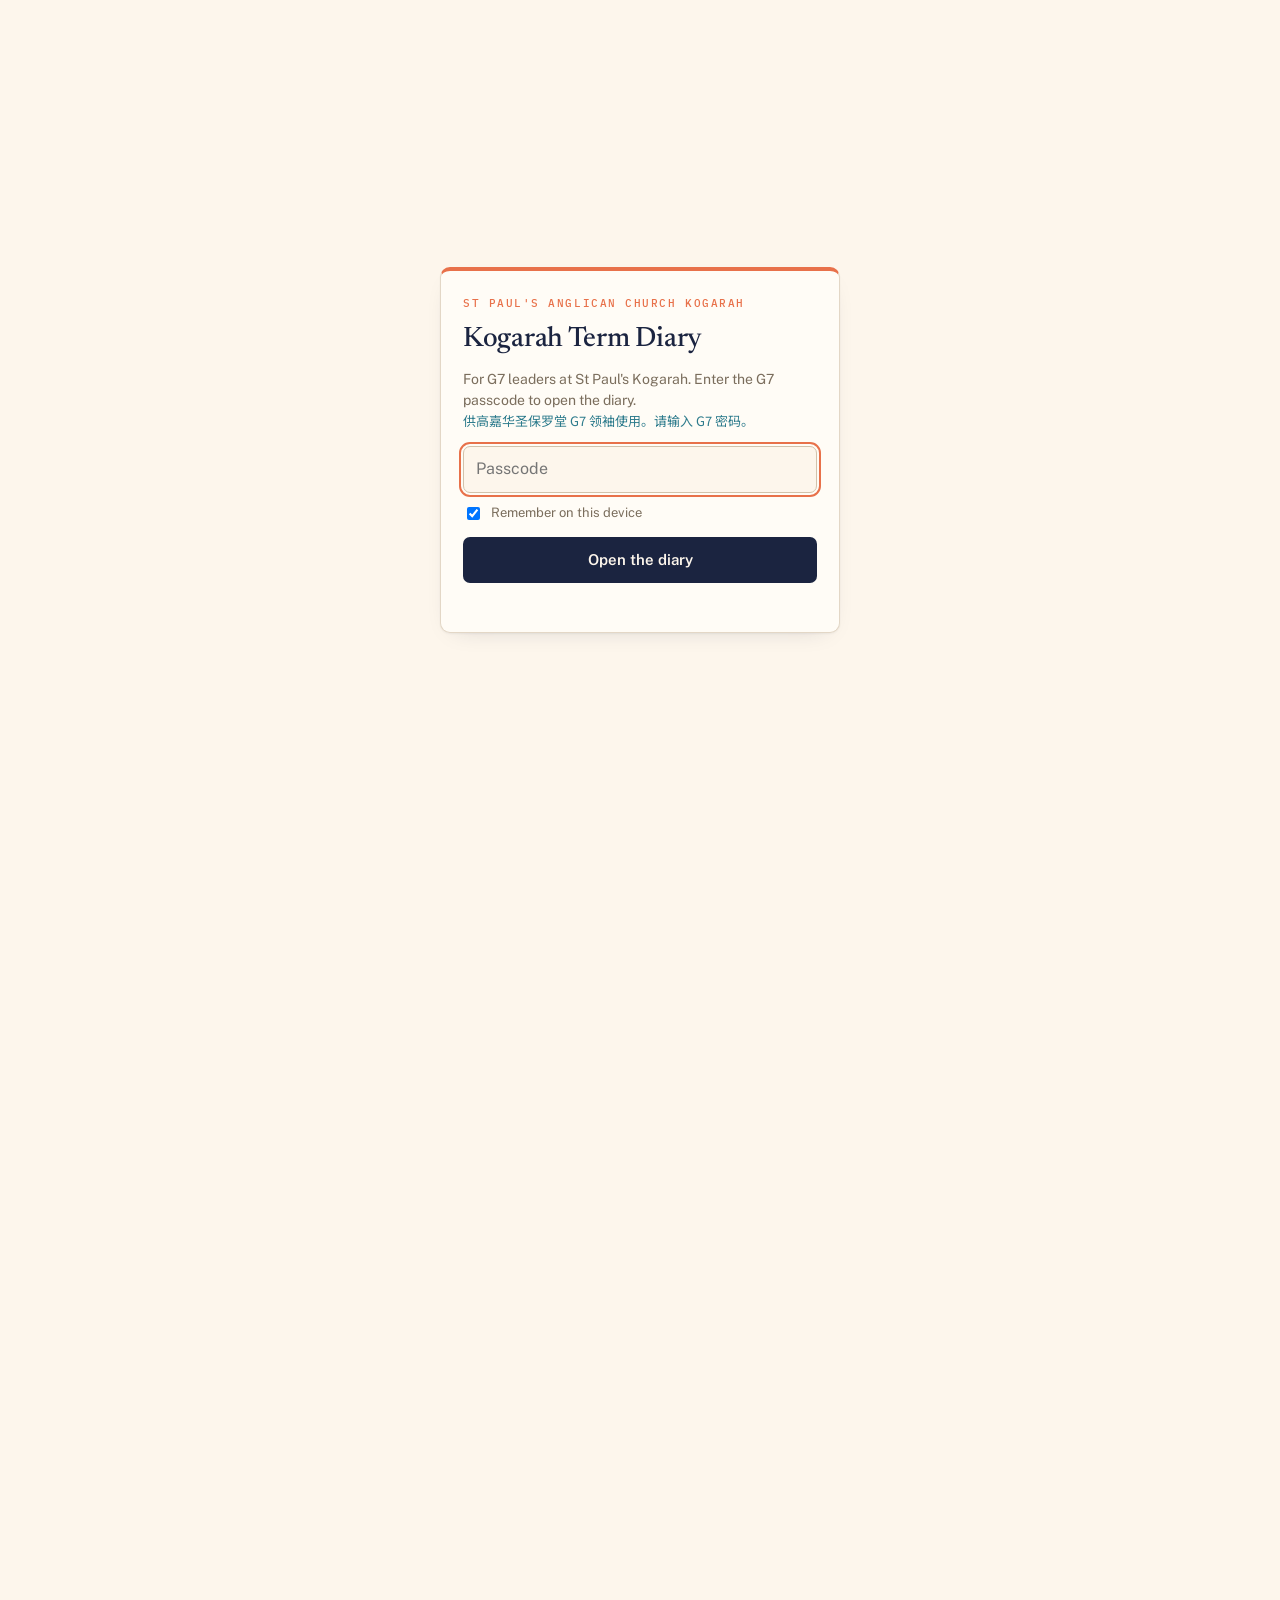
<file: calendar.html>
<!doctype html>
<html lang="en">
<head>
<meta charset="utf-8">
<meta name="viewport" content="width=device-width, initial-scale=1, viewport-fit=cover">
<title>Kogarah Term Diary — St Paul's Kogarah</title>
<meta name="description" content="Church calendar for St Paul's Anglican Kogarah, October 2026 to February 2027 — Sundays, G7 meetings, the Welcome Pathway and milestones. English / 简体中文.">
<link rel="icon" href="calendar-icon.svg" type="image/svg+xml">
<link rel="icon" href="calendar-icon-32.png" sizes="32x32" type="image/png">
<link rel="icon" href="calendar-icon-16.png" sizes="16x16" type="image/png">
<link rel="apple-touch-icon" href="calendar-icon-180.png">
<meta name="theme-color" content="#0E1A2B">
<meta property="og:title" content="Kogarah Term Diary">
<meta property="og:description" content="St Paul's Kogarah, October 2026 to February 2027 — Sundays, G7 meetings, the Welcome Pathway and milestones.">
<meta property="og:type" content="website">
<script src="https://glorify.kogarah.church/shared/kog-shell.js" data-app="diary" data-legacy-key="kogdiary.lang" data-z="101"></script>
<link rel="preconnect" href="https://fonts.googleapis.com">
<link rel="preconnect" href="https://fonts.gstatic.com" crossorigin>
<link rel="stylesheet" href="https://fonts.googleapis.com/css2?family=Newsreader:ital,opsz,wght@0,6..72,400;0,6..72,500;0,6..72,600;1,6..72,400&family=Public+Sans:ital,wght@0,400;0,500;0,600;0,700;1,400&family=IBM+Plex+Mono:wght@400;500;600&family=Noto+Sans+SC:wght@400;500;700&display=swap">
<style>
:root{color-scheme:light dark;padding-top:env(safe-area-inset-top,0px);padding-bottom:env(safe-area-inset-bottom,0px)}
body{margin:0}
img{max-width:100%}
[hidden]{display:none!important}
</style>
<style>

:root{
  --ground:#FDF6EC;
  --surface:#FFFCF6;
  --surface-2:#F6EDE0;
  --sunk:#F1E5D3;
  --ink:#1B2440;
  --ink-2:#2C3E50;
  --muted:#7A6D5C;
  --faint:#9C8F7E;
  --line:#E3D7C6;
  --line-strong:#D2C2AB;
  --coral:#E8714A;
  --coral-soft:#FBE3D8;
  --teal:#2D7B8C;
  --teal-soft:#DCEBEE;
  --gold:#C8962E;
  --gold-soft:#F6E9CC;
  --green:#3F7D53;
  --green-soft:#DEEBE1;
  --shadow:0 1px 2px rgba(27,36,64,.05), 0 8px 24px -16px rgba(27,36,64,.25);
  --display:"Newsreader","Palatino Linotype",Palatino,Georgia,serif;
  --body:"Public Sans","Noto Sans SC",-apple-system,BlinkMacSystemFont,"Segoe UI",sans-serif;
  --mono:"IBM Plex Mono",ui-monospace,SFMono-Regular,Menlo,monospace;
}
@media (prefers-color-scheme: dark){
  :root:not([data-theme="light"]){
    --ground:#12172A;
    --surface:#1B2440;
    --surface-2:#222C4D;
    --sunk:#182039;
    --ink:#F4EBDD;
    --ink-2:#DFD5C6;
    --muted:#A9A091;
    --faint:#8C8474;
    --line:#2F3A5F;
    --line-strong:#3D4A74;
    --coral:#F4906C;
    --coral-soft:#3A2A2A;
    --teal:#6FBDCD;
    --teal-soft:#1D3340;
    --gold:#E2B75C;
    --gold-soft:#332A18;
    --green:#7FBF93;
    --green-soft:#1D2F24;
    --shadow:0 1px 2px rgba(0,0,0,.3), 0 8px 24px -16px rgba(0,0,0,.6);
  }
}
:root[data-theme="dark"]{
  --ground:#12172A;
  --surface:#1B2440;
  --surface-2:#222C4D;
  --sunk:#182039;
  --ink:#F4EBDD;
  --ink-2:#DFD5C6;
  --muted:#A9A091;
  --faint:#8C8474;
  --line:#2F3A5F;
  --line-strong:#3D4A74;
  --coral:#F4906C;
  --coral-soft:#3A2A2A;
  --teal:#6FBDCD;
  --teal-soft:#1D3340;
  --gold:#E2B75C;
  --gold-soft:#332A18;
  --green:#7FBF93;
  --green-soft:#1D2F24;
  --shadow:0 1px 2px rgba(0,0,0,.3), 0 8px 24px -16px rgba(0,0,0,.6);
}

*{box-sizing:border-box}
body{
  margin:0;
  background:var(--ground);
  color:var(--ink);
  font-family:var(--body);
  font-size:15px;
  line-height:1.55;
  -webkit-font-smoothing:antialiased;
}
.wrap{max-width:1080px;margin:0 auto;padding-inline:20px;padding-block:0 72px}
h1,h2,h3,h4{font-family:var(--display);font-weight:500;margin:0;text-wrap:balance;letter-spacing:-.01em}
a{color:var(--teal)}
:focus-visible{outline:2px solid var(--coral);outline-offset:2px;border-radius:3px}

/* ---------- masthead ---------- */
.masthead{padding-block:40px 20px;border-bottom:2px solid var(--ink);margin-bottom:0}
.eyebrow{font-family:var(--mono);font-size:11px;letter-spacing:.14em;text-transform:uppercase;color:var(--coral);font-weight:500}
.masthead h1{font-size:clamp(34px,6vw,52px);line-height:1.02;margin-top:8px}
.masthead .sub{font-family:var(--display);font-style:italic;font-size:clamp(16px,2.4vw,19px);color:var(--muted);margin-top:10px;max-width:60ch}
.masthead-foot{display:flex;flex-wrap:wrap;gap:8px 18px;align-items:baseline;margin-top:18px;font-family:var(--mono);font-size:11.5px;letter-spacing:.06em;text-transform:uppercase;color:var(--faint)}
.dot{width:5px;height:5px;border-radius:50%;background:var(--line-strong);display:inline-block}

/* ---------- countdown rail ---------- */
.rail{position:sticky;top:env(safe-area-inset-top,0px);z-index:40;background:var(--ground);border-bottom:1px solid var(--line);margin-inline:-20px;padding-inline:20px;padding-block:10px 11px}
.rail-head{display:flex;align-items:baseline;justify-content:space-between;gap:12px;flex-wrap:wrap}
.rail-title{font-family:var(--mono);font-size:10.5px;letter-spacing:.16em;text-transform:uppercase;color:var(--muted);font-weight:600}
.rail-track{display:flex;gap:8px;overflow-x:auto;padding-top:9px;scrollbar-width:thin}
.rail-track::-webkit-scrollbar{height:4px}
.rail-track::-webkit-scrollbar-thumb{background:var(--line-strong);border-radius:4px}
.cd{flex:0 0 auto;display:flex;align-items:stretch;gap:0;background:var(--surface);border:1px solid var(--line);border-radius:7px;overflow:hidden;text-align:left;cursor:pointer;font:inherit;color:inherit;transition:border-color .15s,transform .15s}
.cd:hover{border-color:var(--coral);transform:translateY(-1px)}
.cd .n{display:flex;flex-direction:column;justify-content:center;align-items:center;padding:6px 9px;background:var(--coral);color:#fff;min-width:50px}
.cd .n b{font-family:var(--mono);font-size:17px;line-height:1;font-weight:600;font-variant-numeric:tabular-nums}
.cd .n span{font-family:var(--mono);font-size:8.5px;letter-spacing:.1em;text-transform:uppercase;opacity:.85;margin-top:2px}
.cd.today .n{background:var(--ink)}
.cd.w2 .n{background:var(--teal)}
.cd.w3 .n{background:var(--gold);color:#3a2b06}
.cd .t{padding:6px 12px 6px 10px;display:flex;flex-direction:column;justify-content:center}
.cd .t b{font-weight:600;font-size:13px;line-height:1.25;white-space:nowrap}
.cd .t span{font-family:var(--mono);font-size:10px;color:var(--muted);letter-spacing:.04em}
.rail-empty{font-size:13px;color:var(--muted);font-style:italic;padding-top:9px;font-family:var(--display)}

/* ---------- section furniture ---------- */
section{padding-block:44px 0}
.sec-head{display:flex;flex-wrap:wrap;align-items:baseline;gap:8px 14px;border-bottom:1px solid var(--line);padding-bottom:9px;margin-bottom:22px}
.sec-head h2{font-size:24px}
.sec-head .note{font-family:var(--mono);font-size:10.5px;letter-spacing:.12em;text-transform:uppercase;color:var(--faint);margin-left:auto;white-space:nowrap}

/* ---------- month ---------- */
.month{margin-bottom:34px}
.month-bar{display:flex;align-items:baseline;gap:12px;flex-wrap:wrap;padding-bottom:8px;margin-bottom:2px}
.month-bar h3{font-size:19px;letter-spacing:.01em}
.month-bar .theme{font-family:var(--display);font-style:italic;font-size:14.5px;color:var(--teal)}
.month-rule{height:1px;background:var(--line);flex:1;min-width:24px;align-self:center}

/* ---------- day row ---------- */
.day{display:grid;grid-template-columns:96px 1fr;gap:0;border-top:1px solid var(--line);position:relative}
.day:last-child{border-bottom:1px solid var(--line)}
.day.past{opacity:.5}
.day.major{background:linear-gradient(90deg,var(--coral-soft),transparent 62%)}
.day.major::before{content:"";position:absolute;left:0;top:0;bottom:0;width:3px;background:var(--coral)}
.day.milestone{background:linear-gradient(90deg,var(--gold-soft),transparent 62%)}
.day.milestone::before{content:"";position:absolute;left:0;top:0;bottom:0;width:3px;background:var(--gold)}
.daymark{padding:16px 14px 16px 14px;border-right:1px solid var(--line)}
.day.major .daymark,.day.milestone .daymark{border-right-color:var(--line-strong)}
.dm-num{font-family:var(--mono);font-size:26px;font-weight:500;line-height:1;font-variant-numeric:tabular-nums}
.dm-dow{font-family:var(--mono);font-size:10px;letter-spacing:.14em;text-transform:uppercase;color:var(--faint);margin-top:5px}
.dm-lit{font-family:var(--display);font-style:italic;font-size:12.5px;color:var(--teal);margin-top:7px;line-height:1.25}
.dm-term{font-family:var(--mono);font-size:9.5px;letter-spacing:.08em;text-transform:uppercase;color:var(--faint);margin-top:6px}
.daybody{padding:16px 4px 18px 16px;min-width:0}

.service{display:flex;flex-wrap:wrap;gap:4px 16px;align-items:baseline}
.svc-passage{font-family:var(--display);font-size:18px;font-weight:500}
.svc-meta{font-family:var(--mono);font-size:11px;letter-spacing:.05em;color:var(--muted)}
.svc-line2{display:flex;flex-wrap:wrap;gap:4px 14px;margin-top:5px;font-size:12.5px;color:var(--muted)}
.svc-line2 em{font-family:var(--display);font-style:italic;color:var(--faint)}

/* ---------- event cards ---------- */
.events{display:flex;flex-direction:column;gap:8px;margin-top:13px}
.ev{border:1px solid var(--line);border-left:3px solid var(--line-strong);border-radius:0 7px 7px 0;background:var(--surface);padding:10px 12px}
.ev.is-special{border-left-color:var(--coral);background:var(--surface)}
.ev.is-major{border-left-color:var(--coral);border-left-width:5px;box-shadow:var(--shadow)}
.ev.is-done{background:var(--sunk);border-left-color:var(--green)}
.ev-top{display:flex;align-items:flex-start;gap:10px;flex-wrap:wrap}
.ev-title{font-weight:600;font-size:14.5px;line-height:1.3;flex:1;min-width:140px}
.ev.is-done .ev-title{text-decoration:line-through;text-decoration-color:var(--faint);color:var(--muted)}
.ev-when{font-family:var(--mono);font-size:11px;color:var(--muted);letter-spacing:.03em;white-space:nowrap;padding-top:2px}
.ev-detail{font-size:12.8px;color:var(--muted);margin-top:5px;line-height:1.45}
.ev-foot{display:flex;flex-wrap:wrap;gap:6px;align-items:center;margin-top:9px}

.chip{font-family:var(--mono);font-size:10px;letter-spacing:.08em;text-transform:uppercase;font-weight:500;padding:3px 8px;border-radius:20px;border:1px solid var(--line-strong);background:transparent;color:var(--muted);cursor:pointer;line-height:1.5}
.chip.team{border-color:var(--teal);color:var(--teal);background:var(--teal-soft)}
.chip.stage{border-color:var(--gold);color:var(--gold);background:var(--gold-soft);text-decoration:none}
.chip.team{text-decoration:none}
.chip.pathway{border-color:var(--line-strong);color:var(--faint);background:transparent}
.chip.flag{border-color:var(--coral);color:var(--coral);background:var(--coral-soft)}
.chip.static{cursor:default}
.chip.status{font-weight:600}
.chip.status[data-v="done"]{border-color:var(--green);color:var(--green);background:var(--green-soft)}
.chip.status[data-v="ready"]{border-color:var(--teal);color:var(--teal);background:var(--teal-soft)}
.cd-pill{font-family:var(--mono);font-size:10px;font-weight:600;letter-spacing:.06em;text-transform:uppercase;padding:3px 8px;border-radius:20px;background:var(--coral);color:#fff;line-height:1.5;font-variant-numeric:tabular-nums}
.cd-pill.w2{background:var(--teal)}
.cd-pill.w3{background:var(--gold);color:#3a2b06}
.cd-pill.today{background:var(--ink);color:var(--ground)}
.cd-pill.gone{background:transparent;color:var(--faint);border:1px solid var(--line-strong)}
.x{margin-left:auto;background:none;border:none;color:var(--faint);cursor:pointer;font-size:15px;line-height:1;padding:2px 4px;font-family:var(--body)}
.x:hover{color:var(--coral)}
.addbtn{align-self:flex-start;font-family:var(--mono);font-size:10.5px;letter-spacing:.08em;text-transform:uppercase;background:none;border:1px dashed var(--line-strong);color:var(--faint);border-radius:6px;padding:5px 10px;cursor:pointer}
.addbtn:hover{border-color:var(--coral);color:var(--coral)}

/* ---------- editable ---------- */
[contenteditable]{border-radius:3px;outline:none}
[contenteditable]:hover{background:var(--surface-2);box-shadow:0 0 0 3px var(--surface-2)}
[contenteditable]:focus{background:var(--surface-2);box-shadow:0 0 0 3px var(--surface-2),inset 0 -1px 0 var(--coral)}
[contenteditable]:empty::before{content:attr(data-ph);color:var(--faint);font-style:italic}
.ro [contenteditable]{pointer-events:none}
.ro .x,.ro .addbtn,.ro .chip.status{display:none}

/* ---------- pathway ---------- */
.pathway{display:grid;grid-template-columns:repeat(auto-fit,minmax(215px,1fr));gap:0;border:1px solid var(--line);border-radius:9px;overflow:hidden;background:var(--surface)}
.pstep{padding:16px 16px 18px;border-right:1px solid var(--line);position:relative}
.pstep:last-child{border-right:none}
.pstep-n{font-family:var(--mono);font-size:10px;letter-spacing:.14em;color:var(--faint);text-transform:uppercase}
.pstep h4{font-size:17px;margin-top:6px}
.pstep .zh{font-family:"Noto Sans SC",var(--body);font-size:12.5px;color:var(--teal);margin-top:2px}
.pstep ul{list-style:none;margin:11px 0 0;padding:0;display:flex;flex-direction:column;gap:6px}
.pstep li{font-size:12.6px;color:var(--muted);padding-left:13px;position:relative;line-height:1.4}
.pstep li::before{content:"";position:absolute;left:0;top:7px;width:5px;height:5px;border-radius:50%;background:var(--teal)}
.pstep .owner{margin-top:12px;font-family:var(--mono);font-size:10px;letter-spacing:.08em;text-transform:uppercase;color:var(--faint)}
.stages{display:flex;flex-wrap:wrap;gap:6px;margin-top:16px;align-items:center}
.stage{font-family:var(--mono);font-size:10px;letter-spacing:.09em;text-transform:uppercase;color:var(--muted);border:1px solid var(--line);border-radius:5px;padding:4px 9px;background:var(--surface)}
.arrow{color:var(--line-strong);font-size:12px}

/* ---------- milestones ---------- */
.mgroup{margin-bottom:26px}
.mgroup-head{display:flex;align-items:baseline;gap:10px;flex-wrap:wrap;margin-bottom:10px}
.mgroup-head h3{font-size:17px}
.mgroup-head .due{font-family:var(--mono);font-size:10.5px;letter-spacing:.1em;text-transform:uppercase;color:var(--coral);font-weight:500}
.mgroup-head .horizon{font-family:var(--display);font-style:italic;font-size:13.5px;color:var(--muted)}
.mlist{display:grid;grid-template-columns:repeat(auto-fill,minmax(258px,1fr));gap:8px}
.ms{border:1px solid var(--line);border-radius:8px;padding:11px 12px;background:var(--surface);display:flex;flex-direction:column;gap:7px;border-top:3px solid var(--line-strong)}
.ms[data-s="achieved"]{border-top-color:var(--green)}
.ms[data-s="progress"]{border-top-color:var(--teal)}
.ms[data-s="attempted"]{border-top-color:var(--gold)}
.ms[data-s="planned"]{border-top-color:var(--line-strong)}
.ms-title{font-weight:600;font-size:14px;line-height:1.3}
.ms-note{font-size:12.4px;color:var(--muted);line-height:1.45}
.ms-foot{display:flex;gap:6px;align-items:center;flex-wrap:wrap;margin-top:auto;padding-top:2px}
.sbadge{font-family:var(--mono);font-size:10px;font-weight:600;letter-spacing:.08em;text-transform:uppercase;padding:3px 9px;border-radius:20px;cursor:pointer;border:1px solid;line-height:1.5}
.sbadge[data-s="achieved"]{color:var(--green);border-color:var(--green);background:var(--green-soft)}
.sbadge[data-s="progress"]{color:var(--teal);border-color:var(--teal);background:var(--teal-soft)}
.sbadge[data-s="attempted"]{color:var(--gold);border-color:var(--gold);background:var(--gold-soft)}
.sbadge[data-s="planned"]{color:var(--faint);border-color:var(--line-strong);background:transparent}
.ms-when{font-family:var(--mono);font-size:10px;letter-spacing:.06em;color:var(--faint)}

/* ---------- teams ---------- */
.teams{display:grid;grid-template-columns:repeat(auto-fill,minmax(290px,1fr));gap:9px}
.team{border:1px solid var(--line);border-left:3px solid var(--teal);border-radius:0 8px 8px 0;background:var(--surface);padding:12px 14px}
.team h4{font-size:16px}
.team h4 .zh{font-family:"Noto Sans SC",var(--body);font-size:13px;color:var(--teal);font-weight:400;margin-left:6px}
.team .brief{font-size:12.4px;color:var(--muted);margin-top:4px;line-height:1.45}
.team .people{display:flex;flex-wrap:wrap;gap:5px;margin-top:9px}
.person{font-size:12px;padding:3px 9px;border-radius:20px;background:var(--surface-2);color:var(--ink-2);text-decoration:none;border:1px solid transparent}
.person:hover{border-color:var(--teal);background:var(--teal-soft);color:var(--teal)}
.person.noaddr{color:var(--faint);cursor:default}
.teamlinks{display:flex;flex-wrap:wrap;gap:6px 16px;margin-top:11px}
.team .mailall{font-family:var(--mono);font-size:10px;letter-spacing:.09em;text-transform:uppercase;color:var(--teal);text-decoration:none;border-bottom:1px solid var(--teal);padding-bottom:1px}
.team .mailall:hover{color:var(--coral);border-color:var(--coral)}
.toplinks{display:flex;flex-wrap:wrap;gap:8px;margin-top:20px}
.toplink{display:inline-flex;align-items:center;gap:7px;font-family:var(--mono);font-size:11px;letter-spacing:.08em;text-transform:uppercase;text-decoration:none;color:var(--ink);border:1px solid var(--line-strong);border-radius:6px;padding:7px 13px;background:var(--surface)}
.toplink:hover{border-color:var(--coral);color:var(--coral)}
.toplink b{font-size:13px;font-weight:400}

/* ---------- rhythm + agenda ---------- */
.twocol{display:grid;grid-template-columns:repeat(auto-fit,minmax(300px,1fr));gap:22px}
.panel{border:1px solid var(--line);border-radius:9px;background:var(--surface);padding:16px 18px 18px}
.panel h3{font-size:17px;margin-bottom:3px}
.panel .psub{font-family:var(--mono);font-size:10px;letter-spacing:.1em;text-transform:uppercase;color:var(--faint);margin-bottom:12px}
.rhythm{display:flex;flex-direction:column;gap:0}
.rrow{display:grid;grid-template-columns:76px 1fr;gap:10px;padding:7px 0;border-top:1px solid var(--line);font-size:13px}
.rrow:first-child{border-top:none}
.rrow .rt{font-family:var(--mono);font-size:10.5px;letter-spacing:.04em;color:var(--muted);padding-top:2px}
.rrow .rd strong{font-weight:600}
.rrow .rd span{color:var(--muted);font-size:12.3px}
.agenda{margin:0;padding-left:20px;display:flex;flex-direction:column;gap:5px;font-size:13.3px}
.agenda li::marker{font-family:var(--mono);font-size:11px;color:var(--coral)}
.agenda li span{color:var(--muted)}

/* ---------- open items ---------- */
.openlist{display:flex;flex-direction:column;gap:8px}
.oi{display:flex;gap:10px;align-items:flex-start;border:1px solid var(--line);border-left:3px solid var(--coral);border-radius:0 7px 7px 0;background:var(--surface);padding:10px 12px}
.oi .txt{flex:1;font-size:13.2px;line-height:1.45}
.oi .who{font-family:var(--mono);font-size:10px;letter-spacing:.08em;text-transform:uppercase;color:var(--faint);white-space:nowrap;padding-top:2px}

/* ---------- footer ---------- */
footer{margin-top:52px;padding-top:18px;border-top:2px solid var(--ink);display:flex;flex-wrap:wrap;gap:8px 20px;align-items:baseline;font-family:var(--mono);font-size:10.5px;letter-spacing:.08em;text-transform:uppercase;color:var(--faint)}
.savechip{position:fixed;right:14px;bottom:calc(14px + env(safe-area-inset-bottom,0px));z-index:60;font-family:var(--mono);font-size:10px;letter-spacing:.09em;text-transform:uppercase;padding:6px 12px;border-radius:20px;background:var(--ink);color:var(--ground);opacity:0;transition:opacity .25s;pointer-events:none}
.savechip.show{opacity:1}
.savechip.warn{background:var(--coral);color:#fff}

@media (max-width:560px){
  .day{grid-template-columns:1fr}
  .daymark{border-right:none;border-bottom:1px solid var(--line);padding:13px 14px 11px;display:flex;flex-wrap:wrap;align-items:baseline;gap:4px 12px}
  .dm-num{font-size:21px}
  .dm-dow,.dm-lit,.dm-term{margin-top:0}
  .daybody{padding:13px 14px 16px}
  .rail{margin-inline:-20px}
}
@media (prefers-reduced-motion:reduce){*{transition:none!important;animation:none!important}}

/* ---------- language ---------- */
.langbar{display:inline-flex;border:1px solid var(--line-strong);border-radius:7px;overflow:hidden;background:var(--surface)}
.langbar button{font-family:var(--mono);font-size:11px;letter-spacing:.08em;text-transform:uppercase;
  background:none;border:none;border-right:1px solid var(--line);color:var(--muted);padding:7px 13px;cursor:pointer;line-height:1.4}
.langbar button:last-child{border-right:none}
.langbar button[aria-pressed="true"]{background:var(--ink);color:var(--ground)}
.langbar button:hover[aria-pressed="false"]{color:var(--coral)}
.zhline{display:block;font-family:"Noto Sans SC",var(--body);font-size:.92em;color:var(--teal);
  line-height:1.5;margin-top:2px;font-style:normal;letter-spacing:0}
.zhin{font-family:"Noto Sans SC",var(--body);font-style:normal;color:var(--teal);margin-left:.5em;letter-spacing:0}
:root[data-lang="zh"] body{font-family:"Noto Sans SC",var(--body)}
:root[data-lang="zh"] .svc-passage,
:root[data-lang="zh"] h1,:root[data-lang="zh"] h2,
:root[data-lang="zh"] h3,:root[data-lang="zh"] h4{font-family:"Noto Sans SC",var(--display)}
:root[data-lang="zh"] .dm-lit{font-style:normal}
.chip .zhin,.cd-pill .zhin{margin-left:.35em}
.chip,.cd-pill,.stage,.sbadge{white-space:nowrap}
.day{grid-template-columns:118px 1fr}
.dm-lit{hyphens:none}
.ev-when{text-align:right}
.ro-banner{border:1px solid var(--line);border-left:3px solid var(--teal);border-radius:0 8px 8px 0;
  background:var(--surface);padding:11px 14px;margin-top:20px;font-size:13px;color:var(--muted);line-height:1.5}

/* ---------- status pickers ---------- */
select.chip.status,select.sbadge{
  -webkit-appearance:none;appearance:none;cursor:pointer;
  padding-right:22px;
  background-image:linear-gradient(45deg,transparent 50%,currentColor 50%),linear-gradient(135deg,currentColor 50%,transparent 50%);
  background-position:calc(100% - 11px) calc(50% + 1px),calc(100% - 7px) calc(50% + 1px);
  background-size:4px 4px,4px 4px;background-repeat:no-repeat;
}
select.chip.status{font-family:var(--mono);font-size:10px;letter-spacing:.08em;text-transform:uppercase;font-weight:600}
select.sbadge{font-family:var(--mono);font-size:10px;font-weight:600;letter-spacing:.08em;text-transform:uppercase}
select.chip.status option,select.sbadge option{font-family:var(--body);text-transform:none;letter-spacing:0;color:var(--ink);background:var(--surface)}
.ms[data-s="failed"]{border-top-color:var(--coral)}
.sbadge[data-s="failed"]{color:var(--coral);border-color:var(--coral);background:var(--coral-soft)}
.addbtn.restore{margin-top:14px}
.ev .x{opacity:.55}
.ev:hover .x{opacity:1}

.ev .chip.status.static{cursor:default}
.ms .sbadge{cursor:default}

.ms .sbadge{cursor:pointer}

/* ---------- month view ---------- */
.viewbar{display:inline-flex;border:1px solid var(--line-strong);border-radius:7px;overflow:hidden;background:var(--surface);align-self:center}
.viewbar button{font-family:var(--mono);font-size:10.5px;letter-spacing:.08em;text-transform:uppercase;background:none;border:none;border-right:1px solid var(--line);color:var(--muted);padding:5px 11px;cursor:pointer;line-height:1.4}
.viewbar button:last-child{border-right:none}
.viewbar button[aria-pressed="true"]{background:var(--ink);color:var(--ground)}
.viewbar button:hover[aria-pressed="false"]{color:var(--coral)}
.pastbar{display:flex;justify-content:center;margin:4px 0 18px}
.pastbtn{font-family:var(--mono);font-size:10.5px;letter-spacing:.08em;text-transform:uppercase;background:var(--surface);border:1px solid var(--line-strong);color:var(--muted);border-radius:7px;padding:6px 14px;cursor:pointer;line-height:1.4}
.pastbtn:hover,.pastbtn:focus-visible{color:var(--coral);border-color:var(--coral)}
.mcal{margin-bottom:30px}
.mcal-head{display:flex;align-items:baseline;gap:12px;flex-wrap:wrap;margin-bottom:8px}
.mcal-head h3{font-size:19px}
.mcal-head .theme{font-family:var(--display);font-style:italic;font-size:14px;color:var(--teal)}
.mgrid{display:grid;grid-template-columns:minmax(0,1.5fr) repeat(6,minmax(0,1fr));border-top:1px solid var(--line);border-left:1px solid var(--line);background:var(--surface);border-radius:8px;overflow:hidden}
.mgrid .dow{font-family:var(--mono);font-size:10px;letter-spacing:.12em;text-transform:uppercase;color:var(--faint);padding:6px 7px;border-right:1px solid var(--line);border-bottom:1px solid var(--line);background:var(--surface-2)}
.mgrid .dow.sun{color:var(--coral)}
.mcell{min-height:96px;padding:5px 5px 6px;border-right:1px solid var(--line);border-bottom:1px solid var(--line);display:flex;flex-direction:column;gap:3px;min-width:0}
.mcell.blank{background:var(--sunk);opacity:.45}
.mcell.past{opacity:.5}
.mcell.sun{background:linear-gradient(180deg,var(--surface-2),var(--surface) 60%)}
.mcell.today{box-shadow:inset 0 0 0 2px var(--ink)}
.mnum{font-family:var(--mono);font-size:12px;font-weight:600;font-variant-numeric:tabular-nums;color:var(--ink-2);line-height:1.2}
.mcell.sun .mnum{color:var(--coral)}
.mpass{font-family:var(--display);font-size:11.5px;color:var(--muted);line-height:1.25;overflow:hidden;display:-webkit-box;-webkit-line-clamp:2;-webkit-box-orient:vertical}
.mchip{display:block;width:100%;text-align:left;font:inherit;font-size:11px;line-height:1.3;font-weight:500;padding:2px 5px;border-radius:4px;border:none;border-left:3px solid var(--line-strong);background:var(--surface-2);color:var(--ink);cursor:pointer;white-space:nowrap;overflow:hidden;text-overflow:ellipsis}
.mchip.special{border-left-color:var(--coral);background:var(--coral-soft)}
.mchip.major{border-left-color:var(--coral);background:var(--coral);color:#fff;font-weight:600}
.mchip.milestone{border-left-color:var(--gold);background:var(--gold-soft);color:var(--ink)}
.mchip.done{text-decoration:line-through;opacity:.65}
.mchip:hover{filter:brightness(.97);box-shadow:0 0 0 1px var(--coral)}
.mlegend{display:flex;flex-wrap:wrap;gap:6px 16px;margin:-12px 0 22px;font-family:var(--mono);font-size:10px;letter-spacing:.08em;text-transform:uppercase;color:var(--faint);align-items:center}
.mlegend i{display:inline-block;width:10px;height:10px;border-radius:2px;margin-right:6px;vertical-align:-1px}
@media (max-width:560px){
  .mcell{min-height:64px;padding:3px 2px 4px;gap:2px}
  .mgrid{grid-template-columns:minmax(0,2.2fr) repeat(6,minmax(0,1fr))}
  .mnum{font-size:11px;padding-left:2px}
  .mpass{display:none}
  .mchip{font-size:9px;padding:1px 3px;border-left-width:2px;letter-spacing:-.01em}
  .mgrid .dow{padding:5px 3px;font-size:9px;letter-spacing:.04em;text-align:center}
}
@media print{
  .rail,.toplinks,.viewbar,.savechip{display:none!important}
}

/* ---------- roster overlay ---------- */
button.toplink{cursor:pointer;font:inherit;font-family:var(--mono);font-size:11px;letter-spacing:.08em;text-transform:uppercase}
.roster{position:fixed;inset:0;z-index:102;background:var(--ground);display:flex;flex-direction:column}
.rbar{display:flex;align-items:center;gap:12px;flex-wrap:wrap;padding:calc(12px + env(safe-area-inset-top,0px)) 20px 12px;border-bottom:2px solid var(--ink)}
.rbar h2{font-size:22px;flex:1;min-width:200px}
.rbar .rrange{font-family:var(--mono);font-size:10.5px;letter-spacing:.1em;text-transform:uppercase;color:var(--faint);display:block;margin-top:2px}
.rtabs{display:inline-flex;border:1px solid var(--line-strong);border-radius:7px;overflow:hidden}
.rtabs button{font-family:var(--mono);font-size:11px;letter-spacing:.08em;text-transform:uppercase;background:none;border:none;border-right:1px solid var(--line);color:var(--muted);padding:7px 12px;cursor:pointer}
.rtabs button:last-child{border-right:none}
.rtabs button[aria-pressed="true"]{background:var(--ink);color:var(--ground)}
.rclose{font-family:var(--mono);font-size:11px;letter-spacing:.08em;text-transform:uppercase;background:var(--surface);border:1px solid var(--line-strong);border-radius:6px;padding:7px 13px;cursor:pointer;color:var(--ink)}
.rbody{flex:1;overflow:auto;padding:18px 20px calc(40px + env(safe-area-inset-bottom,0px))}
.rgrid-wrap{overflow:auto;border:1px solid var(--line);border-radius:8px;background:var(--surface);max-height:calc(100vh - 170px)}
table.rgrid{border-collapse:separate;border-spacing:0;font-size:12.5px;min-width:100%}
.rgrid th,.rgrid td{border-bottom:1px solid var(--line);border-right:1px solid var(--line);padding:8px 10px;vertical-align:top;text-align:left;min-width:150px;line-height:1.4}
.rgrid thead th{position:sticky;top:0;background:var(--surface-2);font-family:var(--mono);font-size:11px;letter-spacing:.06em;z-index:2;white-space:nowrap}
.rgrid thead th.now{background:var(--coral);color:#fff}
.rgrid tbody th{position:sticky;left:0;background:var(--surface-2);font-family:var(--mono);font-size:10.5px;letter-spacing:.06em;text-transform:uppercase;color:var(--muted);font-weight:500;min-width:130px;z-index:1}
.rgrid thead th:first-child{left:0;z-index:3}
.rgrid td.now{background:var(--coral-soft)}
.rgrid td.past{color:var(--faint)}
.rgrid td .ln{display:block}
.rgrid tr.hl td,.rgrid tr.hl th{font-weight:600}
.rstand{display:grid;grid-template-columns:repeat(auto-fill,minmax(300px,1fr));gap:8px}
.rstand div{border:1px solid var(--line);border-left:3px solid var(--teal);border-radius:0 7px 7px 0;background:var(--surface);padding:9px 12px;font-size:13px}
.rstand b{display:block;font-family:var(--mono);font-size:10px;letter-spacing:.08em;text-transform:uppercase;color:var(--muted);font-weight:500;margin-bottom:3px}
.rstand .vac{display:block;color:var(--coral);font-size:12px;margin-top:3px}
.rnotes{margin:0;padding-left:18px;display:flex;flex-direction:column;gap:7px;font-size:13.2px;max-width:80ch}
.rsub{font-family:var(--mono);font-size:10.5px;letter-spacing:.12em;text-transform:uppercase;color:var(--faint);margin:22px 0 10px}
.rsub:first-child{margin-top:0}


/* ---------- passcode gate & shared-store furniture ---------- */
.gate{position:fixed;inset:0;z-index:100;background:var(--ground);display:flex;align-items:center;justify-content:center;padding:20px}
.gate-card{max-width:400px;width:100%;background:var(--surface);border:1px solid var(--line);border-top:4px solid var(--coral);border-radius:10px;padding:24px 22px;box-shadow:var(--shadow)}
.gate-card h2{font-size:28px;margin:6px 0 8px}
.gate-card p{color:var(--muted);font-size:14px;margin:0 0 14px;line-height:1.5}
.gate-zh{font-family:"Noto Sans SC",var(--body);color:var(--teal);font-size:13px}
.gate-card input[type=password]{width:100%;font:inherit;font-size:16px;padding:10px 12px;border:1px solid var(--line-strong);border-radius:7px;background:var(--ground);color:var(--ink)}
.gate-rem{display:flex;gap:8px;align-items:center;font-size:13px;color:var(--muted);margin:10px 0 14px}
.gate-btn{width:100%;font:inherit;font-weight:600;padding:11px;border:none;border-radius:7px;background:var(--ink);color:var(--ground);cursor:pointer}
.gate-btn:disabled{opacity:.6}
.gate-err{color:var(--coral);font-size:13px;min-height:1.2em;margin-top:10px}
body.locked .wrap{visibility:hidden}
.syncbar{display:flex;flex-wrap:wrap;gap:8px 14px;align-items:center;border:1px solid var(--line);border-left:3px solid var(--gold);border-radius:0 8px 8px 0;background:var(--surface);padding:10px 14px;margin:-8px 0 22px;font-size:13px;color:var(--muted)}
.syncbar button{font-family:var(--mono);font-size:10.5px;letter-spacing:.08em;text-transform:uppercase;background:var(--ink);color:var(--ground);border:none;border-radius:6px;padding:6px 11px;cursor:pointer}
.ev.is-pending{border-style:dashed}
.chip.pend{border-color:var(--gold);color:var(--gold);background:transparent}
.x.sure{font-family:var(--mono);font-size:10px;letter-spacing:.06em;text-transform:uppercase;color:var(--coral);opacity:1}
</style>
</head>
<body class="locked">
<div class="gate" id="gate" hidden>
  <div class="gate-card">
    <div class="eyebrow">St Paul's Anglican Church Kogarah</div>
    <h2>Kogarah Term Diary</h2>
    <p>For G7 leaders at St Paul's Kogarah. Enter the G7 passcode to open the diary.<br><span class="gate-zh">供高嘉华圣保罗堂 G7 领袖使用。请输入 G7 密码。</span></p>
    <input type="password" id="gatePw" placeholder="Passcode" autocomplete="current-password" aria-label="Passcode">
    <label class="gate-rem"><input type="checkbox" id="gateRemember"> Remember on this device</label>
    <button type="button" class="gate-btn" id="gateBtn">Open the diary</button>
    <div class="gate-err" id="gateErr" role="alert"></div>
  </div>
</div>
<div class="wrap">

  <header class="masthead">
    <div class="eyebrow" data-i18n="St Paul&#39;s Anglican Church Kogarah &middot; 57 Princes Highway" data-inline></div>
    <h1 data-i18n="Kogarah Term Diary"></h1>
    <p class="sub" data-i18n="Term 4 2026 through to the start of 2027 — every Sunday, every G7 meeting, the Welcome Pathway running underneath, and the milestones we are working toward. Click any text to edit it; changes are saved for everyone."></p>
    <div class="toplinks">
      <a class="toplink" href="index.html"><b>&#9723;</b> <span data-i18n="G7 Kanban board" data-inline></span></a>
      <a class="toplink" href="cycle.html"><b>&#9678;</b> <span data-i18n="KOGCycle" data-inline></span></a>
      <a class="toplink" href="planner.html"><b>&#9638;</b> <span data-i18n="Year Planner" data-inline></span></a>
      <a class="toplink" href="https://glorify.kogarah.church/" target="_blank" rel="noopener"><b>&#9835;</b> <span data-i18n="Praise &amp; Glorify music" data-inline></span></a>
      <span class="langbar" role="group" aria-label="Language">
        <button type="button" data-lang-btn="both" aria-pressed="false" title="English and Chinese together">EN&#65295;&#20013;</button>
      </span>
      <button type="button" class="toplink" id="lockBtn"><b>&#9919;</b> <span data-i18n="Lock" data-inline></span></button>
    </div>
    
    <div class="masthead-foot">
      <span data-i18n="Oct 2026 &ndash; Jun 2027" data-inline></span><span class="dot"></span>
      <span data-i18n="Year B &middot; Luke 1&ndash;8" data-inline></span><span class="dot"></span>
      <span id="todayStamp">&mdash;</span><span class="dot"></span>
      <span id="daysToMilestone">&mdash;</span>
    </div>
  </header>

  <div class="rail">
    <div class="rail-head">
      <span class="rail-title" data-i18n="Next three weeks" data-inline></span>
      <span class="rail-title" id="railCount"></span>
    </div>
    <div class="rail-track" id="railTrack"></div>
  </div>

  <section id="diary">
    <div class="sec-head">
      <h2 data-i18n="The diary"></h2>
      <span class="viewbar" role="group" aria-label="Diary view">
        <button type="button" data-view="list" aria-pressed="true"><span data-i18n="List" data-inline></span></button>
        <button type="button" data-view="month" aria-pressed="false"><span data-i18n="Month" data-inline></span></button>
      </span>
      <span class="note" data-i18n="Coral rail = special &middot; &#9723; board &middot; &#9678; cycle" data-inline></span>
    </div>
    <div class="syncbar" id="importBar" hidden></div>
    <div id="months"></div>
    <div id="monthGrid" hidden></div>
  </section>

  <section id="pathway">
    <div class="sec-head">
      <h2 data-i18n="Welcome Pathway"></h2>
      <span class="note" data-i18n="Where this term&#39;s work lands" data-inline></span>
    </div>
    <div class="pathway" id="pathwayGrid"></div>
    <div class="stages" id="stageRow"></div>
  </section>

  <section id="milestones">
    <div class="sec-head">
      <h2 data-i18n="Milestones"></h2>
      <span class="note" data-i18n="Click a badge to change its status" data-inline></span>
    </div>
    <div id="milestoneGroups"></div>
  </section>

  <section id="teams">
    <div class="sec-head">
      <h2 data-i18n="Who is responsible"></h2>
      <span class="note" data-i18n="Names email &middot; &#9723; opens the board" data-inline></span>
    </div>
    <div class="teams" id="teamGrid"></div>
  </section>

  <section id="working">
    <div class="sec-head">
      <h2 data-i18n="How the week runs"></h2>
      <span class="note" data-i18n="Standing rhythm &amp; agenda" data-inline></span>
    </div>
    <div class="twocol">
      <div class="panel">
        <h3 data-i18n="Weekly rhythm"></h3>
        <div class="psub" data-i18n="Recurring, not listed day by day" data-inline></div>
        <div class="rhythm" id="rhythm"></div>
      </div>
      <div class="panel">
        <h3 data-i18n="Standing G7 agenda"></h3>
        <div class="psub" data-i18n="Every team meeting, 2:00&ndash;3:30pm" data-inline></div>
        <ol class="agenda" id="agenda"></ol>
        <h3 style="margin-top:20px" data-i18n="Meet the Minister lunch"></h3>
        <div class="psub" data-i18n="12:00&ndash;1:30pm, church hall" data-inline></div>
        <ol class="agenda" id="mtmOrder"></ol>
      </div>
    </div>
  </section>

  <section id="open">
    <div class="sec-head">
      <h2 data-i18n="Open items"></h2>
      <span class="note" data-i18n="Carried from 19 September" data-inline></span>
    </div>
    <div class="openlist" id="openList"></div>
  </section>

  <footer>
    <span data-i18n="Built from the 2026 Yearly Planner &amp; the Q4 G7 schedule" data-inline></span>
    <span class="dot"></span>
    <span data-i18n="God gathers us to build his house of prayer" data-inline></span>
    <span class="dot"></span>
    <span id="syncState"></span>
  </footer>
</div>

<div class="savechip" id="savechip"></div>
<script>
"use strict";
/* Starts editable; switched off at load for viewers who cannot write the shared store. */
let EDITABLE = true;
/* ======================= DATA ======================= */

const TEAMS = {
  glorify:{name:"Glorify",zh:"荣耀团队",brief:"By faith, produce a time of active engagement between our Lord and his people — the cardiovascular system.",people:[]},
  grow:{name:"Grow",zh:"成长团队",brief:"Provide effective tools for groups to engage in God's word — discipling, teaching, rebuking, correcting, training.",people:[]},
  go:{name:"Go",zh:"差派团队",brief:"Joyfully point people to Jesus, and send people out to start or join other Bible-believing churches.",people:[]},
  giftedness:{name:"Giftedness",zh:"恩赐团队",brief:"A clear leadership and followership pipeline — mentors, coaches and trainers helping individuals grow.",people:[]},
  gregarious:{name:"Gregarious",zh:"关怀团队",brief:"Care for those in need and foster constructive Christian fellowship. Leave no one unloved at church.",people:[]},
  glue:{name:"Glue",zh:"后勤团队",brief:"Support the other G7 teams, especially administration and property maintenance.",people:[]},
  governance:{name:"Governance",zh:"治理团队",brief:"Govern the financial and property affairs of the parish as good stewards. Meets with Parish Council, Friday nights.",people:[["Wardens & Parish Council", ""]]},
  rector:{name:"Rector",zh:"主任牧师",brief:"David is on every team and is the organiser of every invitation.",people:[["David Yung", "david.yung@stpaulskogarah.com.au"]]},
  assistant:{name:"Assistant Minister",zh:"助理牧师",brief:"Jerry preaches across the term and leads Sundays while David is on summer leave (27 December to 31 January). Sits on the Glorify, Grow, Go and Gregarious teams.",people:[["Jerry Zhu",""]]}
};

// kind: sunday | day    weight: normal | special | major | milestone
const BASE_DAYS = [
  {d:"2026-10-04",kind:"sunday",lit:"Ordinary Sunday 27",term:"Spring holidays",preacher:"Jerry",passage:"Luke 1:26–45",series:"Luke 1–8",psalm:"Psalm 25:1–3",engine:"",
   events:[
     {id:"e-1004-comm",t:"Combined Communion",when:"9:00am",team:"glorify",kog:"Church Life",path:"",w:"special",detail:"All-together service, Communion Form 2. Jerry preaches in Mandarin; live interpreter into English on Auracast. Mid-Autumn guests especially welcome."}
   ]},
  {d:"2026-10-11",kind:"sunday",lit:"Ordinary Sunday 28",term:"Spring holidays",preacher:"Jerry",passage:"Luke 3:1–38",series:"Luke 1–8",psalm:"Psalm 95:1–2",engine:"",
   monthTheme:"Grow — going deep in the word and prayer",
   events:[
     {id:"e-1011-anniv",t:"157th Anniversary Combined Service",when:"9:00am",team:"glorify",kog:"Church Life",path:"",w:"major",detail:"Combined service. Jerry preaches in Mandarin; live interpreter into English on Auracast. Invite past members and friends."},
     {id:"e-1004-mtm",t:"Meet the Minister lunch",when:"12:00–1:30pm · church hall",team:"rector",kog:"Meet the Minister",path:"Welcome Home",w:"special",detail:"Moved from 4 October. Guests drawn from welcome cards and ChurchSuite follow-up. Standard: greeted within two minutes, Meet the Minister within four weeks."},
     {id:"e-1011-grow",t:"G7 Grow",when:"2:00–3:30pm · 57 Princes Hwy",team:"grow",kog:"Grow & Serve",path:"",w:"special",detail:"Term 4 focus, KOGCircle and KOGPathway review, owners for the next step."}
   ]},
  {d:"2026-10-18",kind:"sunday",lit:"Ordinary Sunday 29",term:"Term 4 begins",preacher:"David Y",passage:"Luke 4:1–15",series:"Luke 1–8",psalm:"Psalm 130:3–4",engine:"Life Course (Integration)",leave:"JZ on leave",
   events:[
     {id:"e-1018-gift",t:"G7 Giftedness",when:"2:00–3:30pm · 57 Princes Hwy",team:"giftedness",kog:"Grow & Serve",path:"",w:"special",detail:"Leadership and followership pipeline — mentors, coaches, trainers."},
     {id:"e-1018-life",t:"Life Course begins",when:"Sundays through 15 Nov",team:"grow",kog:"Integration",path:"Welcome to Life",w:"special",detail:"The integration engine for this term. Five Sundays: 18 & 25 Oct, 1, 8 & 15 Nov."}
   ]},
  {d:"2026-10-24",kind:"day",lit:"Saturday",term:"Term 4",
   events:[{id:"e-1024-hof",t:"Hearts on Fire",when:"All day",team:"glorify",kog:"Church Life",path:"",w:"special",detail:"Diocesan event. Carried from the yearly planner — confirm attendance and who is going."}]},
  {d:"2026-10-25",kind:"sunday",lit:"Ordinary Sunday 30",term:"Term 4",preacher:"David Y",passage:"Luke 4:16–44",series:"Luke 1–8",psalm:"Psalm 17:6–7",engine:"Life Course (Integration)",leave:"JZ on leave",
   events:[
     {id:"e-1025-glue",t:"G7 Glue",when:"2:00–3:30pm · 57 Princes Hwy",team:"glue",kog:"Grow & Serve",path:"",w:"special",flag:"Email still needed",detail:"A Glue team member's email address is still needed for the invitation."}
   ]},
  {d:"2026-11-01",kind:"sunday",lit:"Ordinary Sunday 31",term:"Term 4",preacher:"David Y",passage:"Luke 5:1–26",series:"Luke 1–8",psalm:"Psalm 105:3–4",engine:"Life Course (Integration)",leave:"JZ on leave",
   events:[
     {id:"e-1101-comm",t:"Combined Communion",when:"9:00am",team:"glorify",kog:"Church Life",path:"",w:"special",detail:"Live interpreter into Mandarin on Auracast. Translation feedback cards collected (structured evaluation)."},
     {id:"e-1101-mtm",t:"Meet the Minister lunch",when:"12:00–1:30pm · church hall",team:"rector",kog:"Meet the Minister",path:"Welcome Home",w:"special",detail:"Second of the three Q4 lunches. Next step offered: Home Group, Welcome to Life, or a place on a team."}
   ]},
  {d:"2026-11-08",kind:"sunday",lit:"Ordinary Sunday 32",term:"Term 4",preacher:"David Y",passage:"Luke 5:27–39",series:"Luke 1–8",psalm:"Psalm 38:21–22",engine:"Life Course (Integration)",leave:"JZ on leave",
   events:[
     {id:"e-1108-greg",t:"G7 Gregarious",when:"2:00–3:30pm · 57 Princes Hwy",team:"gregarious",kog:"Church Life",path:"",w:"special",detail:"Care and fellowship. Leave no one unloved at church."}
   ]},
  {d:"2026-11-15",kind:"sunday",lit:"Ordinary Sunday 33",term:"Term 4",preacher:"Jerry",passage:"Luke 6:1–19",series:"Luke 1–8",psalm:"Psalm 88:2",engine:"Life Course (Integration)",
   monthTheme:"Glorify — thanksgiving and pledging",
   events:[
     {id:"e-1115-glor",t:"G7 Glorify",when:"2:00–3:30pm · 57 Princes Hwy",team:"glorify",kog:"Church Life",path:"",w:"special",detail:"Last of the six Q4 team meetings. Thanksgiving and pledging season."},
     {id:"e-1115-life",t:"Life Course ends",when:"After the service",team:"grow",kog:"Integration",path:"Welcome to Life",w:"normal",detail:"Move those who finished into a Home Group or the Partnership Course."}
   ]},
  {d:"2026-11-22",kind:"sunday",lit:"King of the Universe",term:"Term 4",preacher:"Jerry",passage:"Luke 6:20–49",series:"Luke 1–8",psalm:"Psalm 98:1–3",engine:"Invites (Contact)",
   events:[
     {id:"e-1122-clear",t:"Afternoon deliberately clear",when:"No lunch, no team meeting",team:"rector",kog:"",path:"",w:"normal",detail:"A breather before Advent. Kept clear on purpose — don't fill it."}
   ]},
  {d:"2026-11-29",kind:"sunday",lit:"Advent 1",term:"Term 4",preacher:"David Y",passage:"Luke 7:1–30",series:"Luke 1–8",psalm:"Revelation 5:12",engine:"Invites + Partnership Course",
   monthTheme:"Go and Glorify — Christmas",
   events:[
     {id:"e-1129-go",t:"G7 Go",when:"2:00–3:30pm · 57 Princes Hwy",team:"go",kog:"Send",path:"",w:"special",detail:"Christmas invitations and sending. Local outreach targets for the summer."},
     {id:"e-1129-part",t:"Partnership Course begins",when:"Sundays through 13 Dec",team:"giftedness",kog:"Grow & Serve",path:"Welcome to the Team",w:"special",detail:"Runs into Baptism / Confirmation Sunday on 13 December."}
   ]},
  {d:"2026-12-06",kind:"sunday",lit:"Advent 2",term:"Term 4",preacher:"David Y",passage:"Luke 7:31–50",series:"Luke 1–8",psalm:"Psalm 25:1–3",engine:"Invites + Partnership Course",
   events:[
     {id:"e-1206-mtm",t:"Meet the Minister lunch",when:"12:00–1:30pm · church hall",team:"rector",kog:"Meet the Minister",path:"Welcome Home",w:"special",detail:"Last lunch of the year. Anyone who should be baptised or confirmed on 13 Dec needs to be named here."}
   ]},
  {d:"2026-12-13",kind:"sunday",lit:"Advent 3",term:"Term 4",preacher:"Bishop Stead",passage:"Luke 8:1–21",series:"Luke 1–8",psalm:"Isaiah 52:2",engine:"Invites + Partnership Course",
   events:[
     {id:"e-1213-bap",t:"Baptism & Confirmation Sunday",when:"9:00am · Bishop Stead preaching",team:"giftedness",kog:"Conversion/Baptism",path:"Welcome to the Team",w:"major",detail:"The pathway's visible end point this year. Candidates confirmed at the 6 Dec lunch; liturgy, certificates and photographer to arrange."}
   ]},
  {d:"2026-12-20",kind:"sunday",lit:"Advent 4",term:"Summer holidays",preacher:"Jerry",passage:"Luke 8:22–39",series:"Luke 1–8",psalm:"Isaiah 30:19",engine:"Christmas (Connect)",leave:"",
   events:[]},
  {d:"2026-12-24",kind:"day",lit:"Christmas Eve",term:"Summer holidays",preacher:"Jerry",passage:"Luke 2:21–35",series:"Evangelistic",psalm:"Isaiah 45:8",
   events:[{id:"e-1224-eve",t:"Christmas Eve service",when:"Evening",team:"glorify",kog:"First Contact",path:"",w:"major",detail:"The year's widest front door. Invitations go out from 22 November."}]},
  {d:"2026-12-25",kind:"day",lit:"Christmas Day",term:"Summer holidays",preacher:"Jerry",passage:"Luke 2:36–52",series:"Christmas",psalm:"Isaiah 45:8",
   events:[{id:"e-1225-day",t:"Christmas Day service",when:"Morning",team:"glorify",kog:"First Contact",path:"",w:"major",detail:"Family service. David preaching."}]},
  {d:"2026-12-27",kind:"sunday",lit:"Sunday after Christmas",term:"Summer holidays",preacher:"Jerry",passage:"Psalm 115",series:"Thanksgiving Psalms",psalm:"—",engine:"Christmas (Connect)",leave:"DY on leave",
   events:[]},
  {d:"2026-12-31",kind:"day",lit:"End of the year",term:"Summer holidays",
   events:[{id:"e-1231-ms",t:"75 households — milestone falls due",when:"31 December 2026",team:"governance",kog:"",path:"",w:"milestone",detail:"The mid-ground milestone all six G7 teams serve: 75 households serving densely across three congregations. Count it, name it, give thanks for it."}]},
  {d:"2027-01-03",kind:"sunday",lit:"Second Sunday after Christmas",term:"Summer holidays",preacher:"",passage:"",series:"",psalm:"Isaiah 9:6",engine:"",leave:"DY on leave",events:[]},
  {d:"2027-01-10",kind:"sunday",lit:"First Sunday after Epiphany",term:"Summer holidays",preacher:"",passage:"",series:"",psalm:"Psalm 128:1–4",engine:"",events:[]},
  {d:"2027-01-17",kind:"sunday",lit:"Ordinary Sunday 2",term:"Summer holidays",preacher:"",passage:"",series:"",psalm:"",engine:"",events:[]},
  {d:"2027-01-24",kind:"sunday",lit:"Ordinary Sunday 3",term:"Summer holidays",preacher:"",passage:"",series:"",psalm:"",engine:"",events:[]},
  {d:"2027-01-31",kind:"sunday",lit:"Ordinary Sunday 4",term:"Term 1 begins — confirm date",preacher:"",passage:"",series:"",psalm:"",engine:"",
   events:[{id:"e-0131-terms",t:"Confirm 2027 NSW term dates",when:"Before Christmas",team:"glue",kog:"",path:"",w:"normal",detail:"Term 1 2027 start date is a placeholder. Check against the Department calendar and roll the planner forward."}]},
  {d:"2027-02-07",kind:"sunday",lit:"Ordinary Sunday 5",term:"Term 1",preacher:"",passage:"",series:"",psalm:"",engine:"",
   events:[{id:"e-0207-vision",t:"Vision Sunday — to confirm",when:"9:00am",team:"governance",kog:"Church Life",path:"",w:"special",detail:"Carried from the 2026 pattern (Vision Sunday fell on the first Sunday in February). Confirm, or move."}]},
  {d:"2027-02-14",kind:"sunday",lit:"Ordinary Sunday 6",term:"Term 1",preacher:"",passage:"",series:"",psalm:"",engine:"",
   events:[{id:"e-0214-comm",t:"Commission Sunday — to confirm",when:"9:00am",team:"go",kog:"Send",path:"",w:"special",detail:"Carried from the 2026 pattern. Commissioning of team members for the new year."}]},
  {d:"2027-02-21",kind:"sunday",lit:"Ordinary Sunday 7",term:"Term 1",preacher:"",passage:"",series:"",psalm:"",engine:"",events:[]},
  {d:"2027-02-28",kind:"sunday",lit:"Ordinary Sunday 8",term:"Term 1",preacher:"",passage:"",series:"",psalm:"",engine:"",events:[]}
];

const PATHWAY = [
  {n:"Step one",name:"Welcome to Life",zh:"生命课程",owner:"Grow team",items:["Life Course, Sundays 18 Oct – 15 Nov","Welcome Tent after every service","Welcome cards → ChurchSuite follow-up","Companion booklet at the back of church"]},
  {n:"Step two",name:"Welcome Home",zh:"回家欢迎",owner:"Rector + Gregarious",items:["Meet the Minister lunch, 11 Oct","Meet the Minister lunch, 1 Nov","Meet the Minister lunch, 6 Dec","Standard: greeted in two minutes, Meet the Minister within four weeks"]},
  {n:"Step three",name:"Home Groups",zh:"家庭小组",owner:"Grow team",items:["Mandarin Bible Study, Sundays 10:30am","KOGWomen English Growth Group, Sundays 10:30am","The Hut, Sundays 10:30am","Mid-week mixed group — still to start"]},
  {n:"Step four",name:"Welcome to the Team",zh:"加入服事",owner:"Giftedness team",items:["Partnership Course, 29 Nov – 13 Dec","Baptism & Confirmation, 13 Dec","Discovery Course — gifts and placement","Leaders' training and safe ministry"]}
];

const BOARD = "https://w69gjcn72j-dotcom.github.io/G7KanBan/index.html";
const CYCLE = "https://w69gjcn72j-dotcom.github.io/G7KanBan/cycle.html";
const STAGES = ["First Contact","Face to Face","Meet the Minister","Follow Up","Conversion/Baptism","Integration","Church Life","Grow & Serve","Send"];

const MILESTONES = [
  {group:"Foreground — 90 days",due:"31 March 2026",horizon:"Action initiatives",items:[
    {id:"m-youth",t:"Youth Group / Young Adults reset",s:"attempted",note:"KOGYouth and the young adults group restructured. Growth group studies now running on their own cycle."},
    {id:"m-mtm",t:"Meet the Minister reset",s:"achieved",note:"Now a standing monthly lunch with a fixed running order — three scheduled for Q4 alone."},
    {id:"m-eec",t:"Easy English class",s:"attempted",note:"Listed as an initiative on the KOG charts. Status to confirm."},
    {id:"m-pantry",t:"St Paul's Pantry",s:"attempted",note:"Listed as an initiative on the KOG charts. Status to confirm."}
  ]},
  {group:"Foreground — mid-year",due:"30 June 2026",horizon:"The four named milestones",items:[
    {id:"m-915",t:"9:15 Service Launch",s:"achieved",note:"Restructured 9:15 service launched, with service-leader training and supporting documentation built around it."},
    {id:"m-wtl",t:"Welcome to Life ministries",s:"progress",note:"Pathway naming settled in September; the Life Course runs 18 Oct – 15 Nov as this term's integration engine."},
    {id:"m-paws",t:"PAWS Project completion",s:"planned",note:"Named on the KOG charts as a mid-year milestone. Status to confirm."},
    {id:"m-sre",t:"SRE Fund Launch",s:"achieved",note:"St Paul's Scripture Fund established, Parish Council approved, tax-deductible, brochure printed. BSB 032-257, account 726655."}
  ]},
  {group:"Gained along the way — 2026",due:"",horizon:"Not on the original chart, but done",items:[
    {id:"m-pathname",t:"Welcome Pathway naming agreed",s:"achieved",note:"Welcome to Life → Welcome Home → Home Groups → Welcome to the Team, replacing the old Discover/Discovery/Growth Group terminology. Home Groups 家庭小组 standardised."},
    {id:"m-kanban",t:"Grow ministry Kanban",s:"achieved",note:"Action items from the most recent Grow meeting, covering KOGMini, KOGKids, KOGYouth, English and Chinese Home Groups, and Leaders' Training."},
    {id:"m-g7q4",t:"G7 six-team Q4 cycle scheduled",s:"achieved",note:"All six teams meeting between 11 October and 15 November, with a standing agenda and one shared milestone."},
    {id:"m-fathers",t:"Father's Day outreach",s:"achieved",note:"6 September 2026. Invitation pack, promotional material and follow-up built around it."},
    {id:"m-midaut",t:"Mid-Autumn Festival Sunday",s:"progress",note:"27 September 2026, Mandarin-led. Guests carried into the 4 October combined Communion."},
    {id:"m-trans",t:"Live translation and surtitle desk",s:"progress",note:"Translation receivers at the desk each week; surtitle run-through documented."},
    {id:"m-bayside",t:"SRE teachers at Bayside High",s:"progress",note:"Recruitment active. Funded through the Scripture Fund."},
    {id:"m-booklet",t:"Monthly bilingual Companion booklet",s:"achieved",note:"A5, English / Traditional Chinese / Simplified Chinese, produced monthly from a master template."}
  ]},
  {group:"Mid-ground — 1 year",due:"31 December 2026",horizon:"The milestone all six teams serve",items:[
    {id:"m-75",t:"75 households serving densely",s:"progress",note:"Across three congregations and fellowships. This is the number every G7 team's Term 4 focus rolls up into."}
  ]},
  {group:"On the horizon — starting",due:"",horizon:"Three new works planned",items:[
    {id:"m-midweek",t:"Mid-week mixed Home Group",s:"planned",note:"The gap in the Home Groups step of the pathway."},
    {id:"m-kogmen",t:"KOGMen restarted monthly",s:"planned",note:"Men's ministry, with its own branding already drafted."},
    {id:"m-music",t:"Music Ministries group",s:"planned",note:"Brings the music team under the Glorify umbrella properly."}
  ]},
  {group:"Background — 3 years",due:"31 December 2028",horizon:"Where the shape of the church changes",items:[
    {id:"m-5cong",t:"Five congregations",s:"planned",note:"Up from three."},
    {id:"m-staff",t:"Three full-time staff",s:"planned",note:""},
    {id:"m-trainees",t:"Five MT&D / Youthworks trainees",s:"planned",note:""},
    {id:"m-kids",t:"Three full classrooms of KOGKids",s:"planned",note:""}
  ]},
  {group:"Beyond the horizon — 10 years",due:"31 December 2035",horizon:"500 households",items:[
    {id:"m-500",t:"500 households across 10 fellowships",s:"planned",note:"Visitors welcomed warmly at the front gate. Members gladly sharing testimonies of ten years of God's goodness. 10% of members sent to new ministries. (The KOG charts carry a typo here — one slide reads 2036; the stated horizon is 31/12/2035.)"}
  ]}
];

const RHYTHM = [
  ["Sun 9:00am","Generations Bilingual Service","Main gathering, translation receivers at the desk"],
  ["Sun 10:30am","KOG Junior · KOG Youth","Church hall and classrooms"],
  ["Sun 10:30am","Mandarin Bible Study · KOGWomen · The Hut","Three Home Groups running in parallel"],
  ["Mon 2:00pm","Kogarah Primary SRE","David teaching"],
  ["Mon 3:30pm","KOGWorx","Working bee and property"],
  ["Tue 9:30am","Integricare Play Group","Church hall"],
  ["Tue 8:30pm","SPCK Prayer Meeting 祷告会","Online"],
  ["Fri evening","Parish Council","Governance team — not scheduled on Sunday afternoons"],
  ["Sat 3:30pm","Music rehearsal","Auxiliary hall"]
];

const AGENDA = [
  ["Opening prayer",""],
  ["Devotion",""],
  ["KOGCircle","where our people actually are"],
  ["KOGPathway","First Contact / Face to Face / Meet the Minister / Integration / Church Life / Grow & Serve"],
  ["The team's own Term 4 focus",""],
  ["Goals for the next step on the pathway",""],
  ["Actionable steps and owners",""],
  ["Closing prayer",""]
];

const MTM_ORDER = [
  ["Welcome and grace",""],
  ["Lunch together",""],
  ["Our story","God gathers us at St Paul's Kogarah to build and to cultivate his house of prayer, which lives and breathes the gospel of Jesus Christ"],
  ["Their story","how they came, what they are looking for"],
  ["Next step","Home Group, Welcome to Life, or a place on a team"],
  ["Prayer",""]
];

const OPEN_ITEMS = [
  {txt:"A Glue team member's email address is still needed for invitations.",who:"Glue team"},
  {txt:"Chinese songs are blank right across the Q3 roster, and English songs for 22 and 29 November are still to be set.",who:"Music team"},
  {txt:"PAWS Project and Easy English class both need a status before the year is counted.",who:"Parish Council"},
  {txt:"The Kanban board has no per-team web address, so a team chip here opens the whole board — use its Team filter once you land. Worth adding ?team= to the board if this gets used often.",who:"David"}
];


/* ======================= STATE ======================= */
let DAYS = BASE_DAYS;
const STATUS_STATES = ["planned","ready","done"];
const STATUS_LABEL = {planned:"Planned",ready:"Ready",done:"Done"};
const MS_STATES = ["planned","attempted","progress","achieved","failed"];
const MS_LABEL = {planned:"Planned",attempted:"Attempted",progress:"In progress",achieved:"Achieved",failed:"Not achieved"};

let db = null;
let canWrite = true;
const state = {days:{}, events:{}, custom:{}, ms:{}};
const MONTH_NAMES = ["January","February","March","April","May","June","July","August","September","October","November","December"];
const DOW = ["Sunday","Monday","Tuesday","Wednesday","Thursday","Friday","Saturday"];

function todayMid(){const n=new Date();return new Date(n.getFullYear(),n.getMonth(),n.getDate());}
function parseD(s){const p=s.split("-").map(Number);return new Date(p[0],p[1]-1,p[2]);}
function daysUntil(s){return Math.round((parseD(s)-todayMid())/86400000);}
function esc(t){return String(t==null?"":t).replace(/[&<>"]/g,c=>({"&":"&amp;","<":"&lt;",">":"&gt;",'"':"&quot;"}[c]));}

/* ======================= LANGUAGE ======================= */
const ZH = {"Show earlier dates": "显示较早的日期", "Hide earlier dates": "隐藏较早的日期", "Year Planner": "年度计划", "Lock": "锁定", "Delete this event for everyone": "为所有人删除此聚会", "Delete?": "删除？", "Not in the planner yet": "尚未加入计划", "Add them to the planner": "加入年度计划", "Saving…": "保存中…", "Not saved": "未保存", "Offline — showing the last copy": "离线——显示最近的版本", "Enter the passcode.": "请输入密码。", "Checking…": "验证中…", "Incorrect passcode. Please try again.": "密码不正确，请再试一次。", "Could not reach the diary. Check the connection.": "无法连接日程，请检查网络。", "Setup incomplete: the planner's database functions aren't there yet.": "设置未完成：计划的数据库函数尚未建立。", "Open the diary": "打开日程", "List": "列表", "Month": "月历", "Major": "重大", "Special": "特别", "Milestone": "里程碑", "Other": "其他", "Tap an item for the details": "点击项目查看详情", "157th Anniversary Combined Service": "157 周年堂庆联合崇拜", "Combined service. Jerry preaches in Mandarin; live interpreter into English on Auracast. Invite past members and friends.": "联合崇拜。Jerry 以普通话讲道；Auracast 提供英文即时传译。欢迎邀请旧会友与朋友。", "Live interpreter into Mandarin on Auracast. Translation feedback cards collected (structured evaluation).": "Auracast 提供普通话即时传译。收集传译意见卡（结构化评估）。", "All-together service, Communion Form 2. Jerry preaches in Mandarin; live interpreter into English on Auracast. Mid-Autumn guests especially welcome.": "全体联合崇拜，圣餐第二式。Jerry 以普通话讲道；Auracast 提供英文即时传译。特别欢迎中秋节的来宾。", "Praise & Glorify music": "赞美与荣耀 · 诗歌乐谱", "Q3 roster": "第三季轮值表", "Weekly": "每周", "Standing": "固定岗位", "Notes": "说明", "Close": "关闭", "Role": "岗位", "Vacant": "空缺", "Announcements every week": "每周报告事项", "Prayer points every week": "每周代祷事项", "Notes on this roster": "轮值表说明", "Service Type": "崇拜类型", "Bible Passage": "经文", "Preacher (Lang)": "讲员（语言）", "Host En": "英文主领", "Host Cn": "中文主领", "Translator": "传译", "Translation Plan": "传译安排", "Translation Desk": "传译台", "Musicians En": "英文乐手", "Songs En": "英文诗歌", "Musicians Cn": "中文乐手", "Songs Cn": "中文诗歌", "Bible Reading En": "英文读经", "Bible Reading Cn": "中文读经", "Prayer En": "英文祷告", "Prayer Cn": "中文祷告", "Announcements (this week)": "本周报告", "Prayer Points (this week)": "本周代祷", "Meet and Greet": "迎新", "Memory Verse / drama": "背诵经文／短剧", "Interview (after sermon)": "讲道后访谈", "AV En": "英文影音", "AV and Setup Chn": "中文影音与布置", "SPCC Hall Chairs Put Back": "礼堂椅子归位", "Welcome Collection Roll": "招待／奉献／点名", "Sunday Morning Tea": "主日茶点", "Kogarah Term Diary": "高嘉华教会学期日程", "St Paul's Anglican Church Kogarah · 57 Princes Highway": "高嘉华圣保罗堂 · 57 Princes Highway", "Term 4 2026 through to the start of 2027 — every Sunday, every G7 meeting, the Welcome Pathway running underneath, and the milestones we are working toward. Click any text to edit it; changes are saved for everyone.": "从 2026 年第四学期到 2027 年初——每个主日、每次 G7 团队聚会、贯穿其中的欢迎之路，以及我们正在努力达成的里程碑。点击任何文字即可编辑，改动会为所有人保存。", "Term 4 2026 through to the start of 2027 — every Sunday, every G7 meeting, the Welcome Pathway running underneath, and the milestones we are working toward.": "从 2026 年第四学期到 2027 年初——每个主日、每次 G7 团队聚会、贯穿其中的欢迎之路，以及我们正在努力达成的里程碑。", "G7 Kanban board": "G7 看板", "KOGCycle": "KOG 循环", "Oct 2026 – Jun 2027": "2026 年 10 月 – 2027 年 6 月", "Year B · Luke 1–8": "乙年 · 路加福音 1–8", "Next three weeks": "未来三周", "The diary": "日程", "Coral rail = special · ◻ board · ◎ cycle": "珊瑚色边＝特别聚会 · ◻ 看板 · ◎ 循环", "Welcome Pathway": "欢迎之路", "Where this term's work lands": "本学期事工的落点", "KOGCycle stages": "KOG 循环阶段", "Milestones": "里程碑", "Click a badge to change its status": "点击标记即可更改状态", "Who is responsible": "谁负责", "Names email · ◻ opens the board": "点名字发邮件 · ◻ 打开看板", "How the week runs": "每周的节奏", "Standing rhythm & agenda": "固定节奏与议程", "Weekly rhythm": "每周节奏", "Recurring, not listed day by day": "固定循环，不逐日列出", "Standing G7 agenda": "G7 固定议程", "Every team meeting, 2:00–3:30pm": "每次团队聚会，下午 2:00–3:30", "Meet the Minister lunch": "认识牧师午餐会", "12:00–1:30pm, church hall": "中午 12:00–1:30，教会礼堂", "Open items": "待办事项", "Carried from 19 September": "自 9 月 19 日延续", "Built from the 2026 Yearly Planner & the Q4 G7 schedule": "根据 2026 年度计划表与第四季 G7 日程编制", "God gathers us to build his house of prayer": "神招聚我们，建造祂祷告的殿", "Email the whole team": "发邮件给全队", "Their cards on the board": "看板上他们的卡片", "+ add an event": "＋ 添加聚会", "Owner": "负责", "Preacher": "讲员", "Psalm": "诗篇", "Engine": "引擎", "Note": "备注", "to confirm": "待确认", "passage to set": "待定经文", "add a note for this day": "为这一天添加备注", "event name": "聚会名称", "time / place": "时间／地点", "what this involves": "内容说明", "add a note": "添加备注", "Planned": "计划中", "Ready": "已就绪", "Done": "已完成", "Attempted": "已尝试", "In progress": "进行中", "Achieved": "已达成", "Not achieved": "未达成", "Hide this from the calendar": "从日历中隐藏", "Restore hidden items": "恢复已隐藏的项目", "hidden": "已隐藏", "today": "今天", "tomorrow": "明天", "passed": "已过", "days": "天", "day": "天", "Saved": "已保存", "Removed": "已删除", "Saved in this window only": "仅保存在此窗口", "Couldn't save — try again": "保存失败——请重试", "You don't have edit access": "你没有编辑权限", "Shared — everyone sees your edits": "共享——所有人都看得到你的修改", "Local only — changes stay in this window": "仅本地——改动只留在此窗口", "Read only": "只读", "Nothing special inside the next three weeks — the diary below picks up again after that.": "未来三周没有特别聚会——下方日程在那之后继续。", "Today": "今天", "days to the 75-household milestone": "天到 75 家庭里程碑", "75-household milestone date passed": "75 家庭里程碑日期已过", "events": "项", "event": "项", "A read-only copy for the leaders of St Paul's Kogarah. Edits are made in the working version; this page is refreshed from it.": "供高嘉华圣保罗堂各位领袖阅读的只读版本。编辑在工作版本中进行，本页面据此更新。", "Ordinary Sunday 27": "常年期第 27 主日", "Ordinary Sunday 28": "常年期第 28 主日", "Ordinary Sunday 29": "常年期第 29 主日", "Ordinary Sunday 30": "常年期第 30 主日", "Ordinary Sunday 31": "常年期第 31 主日", "Ordinary Sunday 32": "常年期第 32 主日", "Ordinary Sunday 33": "常年期第 33 主日", "Ordinary Sunday 2": "常年期第 2 主日", "Ordinary Sunday 3": "常年期第 3 主日", "Ordinary Sunday 4": "常年期第 4 主日", "Ordinary Sunday 5": "常年期第 5 主日", "Ordinary Sunday 6": "常年期第 6 主日", "Ordinary Sunday 7": "常年期第 7 主日", "Ordinary Sunday 8": "常年期第 8 主日", "King of the Universe": "基督普世君王日", "Advent 1": "将临期第一主日", "Advent 2": "将临期第二主日", "Advent 3": "将临期第三主日", "Advent 4": "将临期第四主日", "Saturday": "星期六", "Christmas Eve": "平安夜", "Christmas Day": "圣诞日", "Sunday after Christmas": "圣诞后主日", "End of the year": "年终", "Second Sunday after Christmas": "圣诞后第二主日", "First Sunday after Epiphany": "显现后第一主日", "Spring holidays": "春季假期", "Term 4 begins": "第四学期开始", "Term 4": "第四学期", "Summer holidays": "暑假", "Term 1": "第一学期", "Term 1 begins — confirm date": "第一学期开始——日期待确认", "JZ on leave": "JZ 休假", "DY summer leave begins": "DY 开始暑期休假", "DY on leave": "DY 休假", "Grow — going deep in the word and prayer": "成长——在话语与祷告中扎根", "Glorify — thanksgiving and pledging": "荣耀——感恩与认献", "Go and Glorify — Christmas": "差派与荣耀——圣诞", "Jerry": "Jerry", "David Y": "David Y", "Bishop Stead": "Stead 主教", "Luke 1–8": "路加福音 1–8", "Evangelistic": "布道", "Christmas": "圣诞", "Thanksgiving Psalms": "感恩诗篇", "Life Course (Integration)": "生命课程（融入）", "Invites (Contact)": "邀请（接触）", "Invites + Partnership Course": "邀请＋同工课程", "Christmas (Connect)": "圣诞（连结）", "First Contact": "初次接触", "Face to Face": "面对面", "Meet the Minister": "认识牧师", "Follow Up": "跟进", "Conversion/Baptism": "归主／洗礼", "Integration": "融入", "Church Life": "教会生活", "Grow & Serve": "成长与服事", "Send": "差派", "Step one": "第一步", "Step two": "第二步", "Step three": "第三步", "Step four": "第四步", "Welcome to Life": "生命课程", "Welcome Home": "回家欢迎", "Home Groups": "家庭小组", "Welcome to the Team": "加入服事", "Grow team": "成长团队", "Rector + Gregarious": "主任牧师＋关怀团队", "Giftedness team": "恩赐团队", "Life Course, Sundays 18 Oct – 15 Nov": "生命课程，10 月 18 日至 11 月 15 日主日", "Welcome Tent after every service": "每次崇拜后的欢迎站", "Welcome cards → ChurchSuite follow-up": "欢迎卡 → ChurchSuite 跟进", "Companion booklet at the back of church": "教会后方的同行手册", "Meet the Minister lunch, 11 Oct": "认识牧师午餐会，10 月 11 日", "Meet the Minister lunch, 1 Nov": "认识牧师午餐会，11 月 1 日", "Meet the Minister lunch, 6 Dec": "认识牧师午餐会，12 月 6 日", "Standard: greeted in two minutes, Meet the Minister within four weeks": "标准：两分钟内有人问候，四周内认识牧师", "Mandarin Bible Study, Sundays 10:30am": "普通话查经，主日上午 10:30", "KOGWomen English Growth Group, Sundays 10:30am": "KOG 姊妹英文成长小组，主日上午 10:30", "The Hut, Sundays 10:30am": "小屋小组，主日上午 10:30", "Mid-week mixed group — still to start": "周间混合小组——尚未开始", "Partnership Course, 29 Nov – 13 Dec": "同工课程，11 月 29 日至 12 月 13 日", "Baptism & Confirmation, 13 Dec": "洗礼与坚信礼，12 月 13 日", "Discovery Course — gifts and placement": "探索课程——恩赐与服事安排", "Leaders' training and safe ministry": "领袖培训与安全事工", "Combined Communion": "联合圣餐崇拜", "All-together service, Communion Form 2. Mid-Autumn guests especially welcome.": "全体联合崇拜，圣餐第二式。特别欢迎中秋节的来宾。", "Moved from 4 October. Guests drawn from welcome cards and ChurchSuite follow-up. Standard: greeted within two minutes, Meet the Minister within four weeks.": "由 10 月 4 日改至本日。来宾名单取自欢迎卡与 ChurchSuite 跟进。标准：两分钟内有人问候，四周内认识牧师。", "Guests drawn from welcome cards and ChurchSuite follow-up. Standard: greeted within two minutes, Meet the Minister within four weeks.": "来宾名单取自欢迎卡与 ChurchSuite 跟进。标准：两分钟内有人问候，四周内认识牧师。", "G7 Grow": "G7 成长团队", "Term 4 focus, KOGCircle and KOGPathway review, owners for the next step.": "第四学期焦点、KOG 循环与 KOG 路径检视、下一步的负责人。", "Duplicate Grow entry to resolve": "待处理的重复成长团队条目", "An older Grow entry sits at midday alongside the new 2:00pm meeting. Decide which stands and clear the other.": "旧的成长团队条目排在中午，与新的下午 2:00 聚会并存。请决定保留哪一个，并清除另一个。", "Keep one": "保留一个", "G7 Giftedness": "G7 恩赐团队", "Leadership and followership pipeline — mentors, coaches, trainers.": "领袖与跟随者培育管道——师友、教练、导师。", "Life Course begins": "生命课程开始", "The integration engine for this term. Five Sundays: 18 & 25 Oct, 1, 8 & 15 Nov.": "本学期的融入引擎。共五个主日：10 月 18、25 日，11 月 1、8、15 日。", "Hearts on Fire": "心火聚会", "Diocesan event. Carried from the yearly planner — confirm attendance and who is going.": "教区活动。取自年度计划表——请确认是否出席及由谁前往。", "G7 Glue": "G7 后勤团队", "A Glue team member's email address is still needed for the invitation.": "仍需一位后勤团队成员的邮箱地址，以便发出邀请。", "Email still needed": "仍需邮箱", "Second of the three Q4 lunches. Next step offered: Home Group, Welcome to Life, or a place on a team.": "第四季三次午餐会中的第二次。提供的下一步：家庭小组、生命课程，或加入服事团队。", "G7 Gregarious": "G7 关怀团队", "Care and fellowship. Leave no one unloved at church.": "关怀与团契。不让教会中任何一人得不到爱。", "G7 Glorify": "G7 荣耀团队", "Last of the six Q4 team meetings. Thanksgiving and pledging season.": "第四季六次团队聚会中的最后一次。感恩与认献的季节。", "Life Course ends": "生命课程结束", "Move those who finished into a Home Group or the Partnership Course.": "带领完成课程的人进入家庭小组或同工课程。", "Afternoon deliberately clear": "下午刻意留白", "No lunch, no team meeting": "没有午餐会，没有团队聚会", "A breather before Advent. Kept clear on purpose — don't fill it.": "将临期前的喘息。刻意留白——请勿安排。", "G7 Go": "G7 差派团队", "Christmas invitations and sending. Local outreach targets for the summer.": "圣诞邀请与差派。暑期本地外展的目标。", "Partnership Course begins": "同工课程开始", "Runs into Baptism / Confirmation Sunday on 13 December.": "一直延续到 12 月 13 日的洗礼／坚信礼主日。", "Last lunch of the year. Anyone who should be baptised or confirmed on 13 Dec needs to be named here.": "本年最后一次午餐会。凡预备在 12 月 13 日受洗或坚信的人，都要在此提名。", "Baptism & Confirmation Sunday": "洗礼与坚信礼主日", "The pathway's visible end point this year. Candidates confirmed at the 6 Dec lunch; liturgy, certificates and photographer to arrange.": "本年度欢迎之路看得见的终点。候选人在 12 月 6 日午餐会确定；礼文、证书与摄影需安排。", "Christmas Eve service": "平安夜崇拜", "The year's widest front door. Invitations go out from 22 November.": "全年最宽的大门。邀请自 11 月 22 日开始发出。", "Christmas Day service": "圣诞日崇拜", "Family service. David preaching.": "家庭崇拜。David 讲道。", "75 households — milestone falls due": "75 家庭——里程碑到期", "The mid-ground milestone all six G7 teams serve: 75 households serving densely across three congregations. Count it, name it, give thanks for it.": "六个 G7 团队共同服事的中期里程碑：75 个家庭在三堂会中密集服事。数点它、说出它、为它感恩。", "Confirm 2027 NSW term dates": "确认 2027 年新州学期日期", "Term 1 2027 start date is a placeholder. Check against the Department calendar and roll the planner forward.": "2027 年第一学期开学日期仍是暂定。请对照教育部日历核实，并将计划表往前推进。", "Vision Sunday — to confirm": "异象主日——待确认", "Carried from the 2026 pattern (Vision Sunday fell on the first Sunday in February). Confirm, or move.": "沿用 2026 年的安排（异象主日在二月第一个主日）。请确认或改期。", "Commission Sunday — to confirm": "差遣主日——待确认", "Carried from the 2026 pattern. Commissioning of team members for the new year.": "沿用 2026 年的安排。为新一年的团队同工举行差遣。", "All day": "全日", "Evening": "晚上", "Morning": "上午", "9:00am": "上午 9:00", "9:00am · Bishop Stead preaching": "上午 9:00 · Stead 主教讲道", "12:00–1:30pm · church hall": "中午 12:00–1:30 · 教会礼堂", "2:00–3:30pm · 57 Princes Hwy": "下午 2:00–3:30 · 57 Princes Hwy", "12:00pm · 17a Banks St Monterey": "中午 12:00 · 17a Banks St Monterey", "Sundays through 15 Nov": "主日，直到 11 月 15 日", "Sundays through 13 Dec": "主日，直到 12 月 13 日", "After the service": "崇拜后", "Before Christmas": "圣诞节前", "31 December 2026": "2026 年 12 月 31 日", "Foreground — 90 days": "近景——90 天", "31 March 2026": "2026 年 3 月 31 日", "Action initiatives": "行动方案", "Foreground — mid-year": "近景——年中", "30 June 2026": "2026 年 6 月 30 日", "The four named milestones": "四个既定里程碑", "Gained along the way — 2026": "沿途所得——2026", "Not on the original chart, but done": "不在原图表上，但已完成", "Mid-ground — 1 year": "中景——一年", "The milestone all six teams serve": "六个团队共同服事的里程碑", "On the horizon — starting": "在望——即将开始", "Three new works planned": "计划中的三项新事工", "Background — 3 years": "远景——三年", "31 December 2028": "2028 年 12 月 31 日", "Where the shape of the church changes": "教会形态改变之处", "Beyond the horizon — 10 years": "地平线之外——十年", "31 December 2035": "2035 年 12 月 31 日", "500 households": "500 个家庭", "by": "截至", "Youth Group / Young Adults reset": "青年团／青成团重整", "KOGYouth and the young adults group restructured. Growth group studies now running on their own cycle.": "KOG 青年与青成小组已重整。成长小组查经现已按自己的周期运作。", "Meet the Minister reset": "认识牧师重整", "Now a standing monthly lunch with a fixed running order — three scheduled for Q4 alone.": "现已成为每月固定的午餐会，流程固定——单是第四季就安排了三次。", "Easy English class": "简易英语班", "Listed as an initiative on the KOG charts. Status to confirm.": "列于 KOG 图表上的行动方案。状态待确认。", "St Paul's Pantry": "圣保罗食物库", "9:15 Service Launch": "9:15 崇拜启动", "Restructured 9:15 service launched, with service-leader training and supporting documentation built around it.": "重整后的 9:15 崇拜已启动，并围绕它建立了主领培训与配套文件。", "Welcome to Life ministries": "生命课程事工", "Pathway naming settled in September; the Life Course runs 18 Oct – 15 Nov as this term's integration engine.": "欢迎之路的名称已于九月定案；生命课程于 10 月 18 日至 11 月 15 日举行，作为本学期的融入引擎。", "PAWS Project completion": "PAWS 项目完成", "Named on the KOG charts as a mid-year milestone. Status to confirm.": "在 KOG 图表上列为年中里程碑。状态待确认。", "SRE Fund Launch": "圣经科基金启动", "St Paul's Scripture Fund established, Parish Council approved, tax-deductible, brochure printed. BSB 032-257, account 726655.": "圣保罗圣经科基金已设立，堂议会批准，可作税务扣减，宣传单张已印制。BSB 032-257，账户 726655。", "Welcome Pathway naming agreed": "欢迎之路名称定案", "Welcome to Life → Welcome Home → Home Groups → Welcome to the Team, replacing the old Discover/Discovery/Growth Group terminology. Home Groups 家庭小组 standardised.": "生命课程 → 回家欢迎 → 家庭小组 → 加入服事，取代旧有的 Discover／Discovery／成长小组用语。家庭小组为统一用词。", "Grow ministry Kanban": "成长事工看板", "Action items from the most recent Grow meeting, covering KOGMini, KOGKids, KOGYouth, English and Chinese Home Groups, and Leaders' Training.": "最近一次成长团队聚会的行动事项，涵盖 KOGMini、KOGKids、KOG 青年、中英文家庭小组，以及领袖培训。", "G7 six-team Q4 cycle scheduled": "G7 六队第四季循环已排定", "All six teams meeting between 11 October and 15 November, with a standing agenda and one shared milestone.": "六个团队于 10 月 11 日至 11 月 15 日之间聚会，议程固定，共享一个里程碑。", "Father's Day outreach": "父亲节外展", "6 September 2026. Invitation pack, promotional material and follow-up built around it.": "2026 年 9 月 6 日。围绕它制作了邀请包、宣传材料与跟进方案。", "Mid-Autumn Festival Sunday": "中秋节主日", "27 September 2026, Mandarin-led. Guests carried into the 4 October combined Communion.": "2026 年 9 月 27 日，以普通话主领。来宾延续至 10 月 4 日的联合圣餐崇拜。", "Live translation and surtitle desk": "即时传译与字幕台", "Translation receivers at the desk each week; surtitle run-through documented.": "每周在服务台提供传译接收器；字幕流程已记录成文。", "SRE teachers at Bayside High": "Bayside 中学圣经科教师", "Recruitment active. Funded through the Scripture Fund.": "招募进行中。经费由圣经科基金支持。", "Monthly bilingual Companion booklet": "每月双语同行手册", "A5, English / Traditional Chinese / Simplified Chinese, produced monthly from a master template.": "A5 尺寸，英文／繁体中文／简体中文，每月按母版制作。", "75 households serving densely": "75 个家庭密集服事", "Across three congregations and fellowships. This is the number every G7 team's Term 4 focus rolls up into.": "跨越三个堂会与团契。每个 G7 团队第四学期的焦点最终都汇入这个数字。", "Mid-week mixed Home Group": "周间混合家庭小组", "The gap in the Home Groups step of the pathway.": "欢迎之路中家庭小组一环的缺口。", "KOGMen restarted monthly": "KOG 弟兄会每月重启", "Men's ministry, with its own branding already drafted.": "弟兄事工，品牌设计已有初稿。", "Music Ministries group": "音乐事工小组", "Brings the music team under the Glorify umbrella properly.": "让音乐团队正式归入荣耀团队之下。", "Five congregations": "五个堂会", "Up from three.": "由三个增加。", "Three full-time staff": "三位全职同工", "Five MT&D / Youthworks trainees": "五位 MT&D／Youthworks 实习生", "Three full classrooms of KOGKids": "三个满额的 KOGKids 教室", "500 households across 10 fellowships": "500 个家庭，分布于 10 个团契", "Visitors welcomed warmly at the front gate. Members gladly sharing testimonies of ten years of God's goodness. 10% of members sent to new ministries. (The KOG charts carry a typo here — one slide reads 2036; the stated horizon is 31/12/2035.)": "来宾在校门口得到热情欢迎。会众乐意分享神十年恩慈的见证。十分之一的会众被差往新的事工。（KOG 图表此处有笔误——其中一页写作 2036；所述的时限是 2035 年 12 月 31 日。）", "Glorify": "荣耀", "Grow": "成长", "Go": "差派", "Giftedness": "恩赐", "Gregarious": "关怀", "Glue": "后勤", "Governance": "治理", "Rector": "主任牧师", "Assistant Minister": "助理牧师", "Jerry preaches across the term and leads Sundays while David is on summer leave (27 December to 31 January). Sits on the Glorify, Grow, Go and Gregarious teams.": "Jerry 在本学期多次讲道，并在 David 暑期休假期间（12月27日至1月31日）带领主日。他也在荣耀、成长、差派和关怀团队中服事。", "By faith, produce a time of active engagement between our Lord and his people — the cardiovascular system.": "凭信心，营造主与祂子民之间活泼相交的时刻——心血管系统。", "Provide effective tools for groups to engage in God's word — discipling, teaching, rebuking, correcting, training.": "为小组提供有效工具，投入神的话语——门训、教导、责备、纠正、操练。", "Joyfully point people to Jesus, and send people out to start or join other Bible-believing churches.": "喜乐地引人归向耶稣，并差派弟兄姊妹开拓或加入其他信靠圣经的教会。", "A clear leadership and followership pipeline — mentors, coaches and trainers helping individuals grow.": "建立清晰的领袖与跟随者培育管道——以师友、教练和导师帮助每个人成长。", "Care for those in need and foster constructive Christian fellowship. Leave no one unloved at church.": "关怀有需要的人，建立造就人的基督徒团契。不让教会中任何一人得不到爱。", "Support the other G7 teams, especially administration and property maintenance.": "支援其他 G7 团队，尤其在行政与物业维护方面。", "Govern the financial and property affairs of the parish as good stewards. Meets with Parish Council, Friday nights.": "作忠心的管家，治理堂区的财务与物业。逢周五晚与堂议会一同开会。", "David is on every team and is the organiser of every invitation.": "David 参与每一个团队，并负责发出所有邀请。", "Wardens & Parish Council": "教区委员与堂议会", "No address on file": "档案中没有邮箱", "Sun 9:00am": "主日 上午9:00", "Sun 10:30am": "主日 上午10:30", "Mon 2:00pm": "周一 下午2:00", "Mon 3:30pm": "周一 下午3:30", "Tue 9:30am": "周二 上午9:30", "Tue 8:30pm": "周二 晚上8:30", "Fri evening": "周五晚上", "Sat 3:30pm": "周六 下午3:30", "Generations Bilingual Service": "世代双语崇拜", "Main gathering, translation receivers at the desk": "主要聚会，服务台提供传译接收器", "KOG Junior · KOG Youth": "KOG 儿童 · KOG 青年", "Church hall and classrooms": "教会礼堂与教室", "Mandarin Bible Study · KOGWomen · The Hut": "普通话查经 · KOG 姊妹 · 小屋小组", "Three Home Groups running in parallel": "三个家庭小组同时进行", "Kogarah Primary SRE": "高嘉华小学圣经科", "David teaching": "David 任教", "KOGWorx": "KOG 工作坊", "Working bee and property": "义工日与物业维护", "Integricare Play Group": "Integricare 亲子小组", "Church hall": "教会礼堂", "SPCK Prayer Meeting 祷告会": "SPCK 祷告会", "Online": "线上进行", "Parish Council": "堂议会", "Governance team — not scheduled on Sunday afternoons": "治理团队——不安排在主日下午", "Music rehearsal": "诗歌排练", "Auxiliary hall": "副堂", "Opening prayer": "开始祷告", "Devotion": "灵修分享", "KOGCircle": "KOG 循环", "where our people actually are": "我们的人实际身处何处", "KOGPathway": "KOG 路径", "First Contact / Face to Face / Meet the Minister / Integration / Church Life / Grow & Serve": "初次接触／面对面／认识牧师／融入／教会生活／成长与服事", "The team's own Term 4 focus": "团队自己的第四学期焦点", "Goals for the next step on the pathway": "路径上下一步的目标", "Actionable steps and owners": "可执行的步骤与负责人", "Closing prayer": "结束祷告", "Welcome and grace": "欢迎与谢饭祷告", "Lunch together": "一同午餐", "Our story": "我们的故事", "God gathers us at St Paul's Kogarah to build and to cultivate his house of prayer, which lives and breathes the gospel of Jesus Christ": "神在高嘉华圣保罗堂招聚我们，建造并培育祂祷告的殿，这殿以耶稣基督的福音为生命气息", "Their story": "他们的故事", "how they came, what they are looking for": "他们如何来到，他们在寻找什么", "Next step": "下一步", "Home Group, Welcome to Life, or a place on a team": "家庭小组、生命课程，或加入服事团队", "Prayer": "祷告", "A Glue team member's email address is still needed for invitations.": "仍需一位后勤团队成员的邮箱地址，以便发出邀请。", "A duplicate “Grow” entry sits on 11 October at 12:00pm (17a Banks Street, Monterey) alongside the new 2:00pm meeting — keep one.": "10 月 11 日中午 12:00（17a Banks Street, Monterey）有一个重复的「成长」条目，与新的下午 2:00 聚会并存——请保留其一。", "Chinese songs are blank right across the Q3 roster, and English songs for 22 and 29 November are still to be set.": "第三季轮值表中的中文诗歌仍然全部空白，11 月 22 日和 29 日的英文诗歌也尚未确定。", "PAWS Project and Easy English class both need a status before the year is counted.": "PAWS 项目与简易英语班都需要在年终结算前确定状态。", "The Kanban board has no per-team web address, so a team chip here opens the whole board — use its Team filter once you land. Worth adding ?team= to the board if this gets used often.": "看板没有按团队区分的网址，因此这里的团队标记会打开整个看板——到达后请使用其团队筛选。若经常使用，值得在看板加上 ?team= 参数。", "Glue team": "后勤团队", "David": "David", "Music team": "音乐团队"};
const SCRIPTURE = {"Genesis": "创世记", "Psalm": "诗篇", "Psalms": "诗篇", "Isaiah": "以赛亚书", "Daniel": "但以理书", "Matthew": "马太福音", "Mark": "马可福音", "Luke": "路加福音", "John": "约翰福音", "Acts": "使徒行传", "Romans": "罗马书", "1 Corinthians": "哥林多前书", "2 Corinthians": "哥林多后书", "Galatians": "加拉太书", "Ephesians": "以弗所书", "Philemon": "腓利门书", "Revelation": "启示录"};
const MONTHS_ZH = ["一月", "二月", "三月", "四月", "五月", "六月", "七月", "八月", "九月", "十月", "十一月", "十二月"];
const DOW_ZH = ["日", "一", "二", "三", "四", "五", "六"];

/* Language comes from the shared St Paul's bar (KOG.lang). 繁體 is converted from the 简体 by the
   shared script, so the diary itself only knows "en", "zh" and its own side-by-side "both". */
let both = false;
try{ both = localStorage.getItem("kogdiary.both") === "1" || (localStorage.getItem("kogdiary.both") === null && localStorage.getItem("kogdiary.lang") === "both"); }catch(e){}
function shellLang(){
  if (window.KOG) return KOG.lang === "en" ? "en" : "zh";
  try{ const v = localStorage.getItem("kogdiary.lang"); if (v === "zh") return "zh"; }catch(e){}
  return "en";
}
let lang = both ? "both" : shellLang();

function t(s){
  if(s==null||s==="") return "";
  const hit = ZH[s];
  if(hit) return hit;
  return scripture(s);
}
function scripture(s){
  let out = s, changed = false;
  for(const [en,zh] of Object.entries(SCRIPTURE)){
    if(out.indexOf(en)===0 || out.indexOf(" "+en)>-1){
      const next = out.split(en).join(zh);
      if(next!==out){ out = next; changed = true; }
    }
  }
  return changed ? out : s;
}
/* block-level bilingual: English, then Chinese on its own line */
function bi(s){
  if(s==null||s==="") return "";
  const zh = t(s);
  if(lang==="en" || zh===s) return esc(s);
  if(lang==="zh") return esc(zh);
  return esc(s)+'<span class="zhline">'+esc(zh)+'</span>';
}
/* inline bilingual: English ／ Chinese on one line */
function bic(s){
  if(s==null||s==="") return "";
  const zh = t(s);
  if(lang==="en" || zh===s) return esc(s);
  if(lang==="zh") return esc(zh);
  return esc(s)+'<i class="zhin">'+esc(zh)+'</i>';
}
/* plain string — labels stay English unless the page is fully in Chinese */
function tp(s){ return lang==="zh" ? t(s) : s; }

function setLang(v){
  lang = v;
  document.documentElement.setAttribute("data-lang", v);
  if (!(window.KOG && KOG.lang === "zh-Hant")) document.documentElement.lang = v === "zh" ? "zh-Hans" : "en";
  document.querySelectorAll("[data-lang-btn]").forEach(b=>{
    b.setAttribute("aria-pressed", String(both));
  });
  renderStatic(); renderAll(); renderPathway(); renderTeams();
}

/* ======================= RENDER ======================= */

function allEventsFor(day){ return day.events || []; }
function hiddenCount(){ return 0; }
function evView(e){ return Object.assign({ status: "planned" }, e); }

function cdClass(n){ if(n<0) return "gone"; if(n===0) return "today"; if(n<=7) return ""; if(n<=14) return "w2"; if(n<=21) return "w3"; return "far"; }
function cdText(n){
  if(n<0) return tp("passed");
  if(n===0) return tp("today");
  if(n===1) return tp("tomorrow");
  return lang==="zh" ? ("还有 "+n+" 天") : ("in "+n+" days");
}
function fmtDate(s){
  const d=parseD(s);
  if(lang==="zh") return d.getFullYear()+"年"+MONTHS_ZH[d.getMonth()]+d.getDate()+"日";
  return d.getDate()+" "+MONTH_NAMES[d.getMonth()].slice(0,3)+" "+d.getFullYear();
}
function dowShort(d){ return lang==="zh" ? ("周"+DOW_ZH[d.getDay()]) : DOW[d.getDay()].slice(0,3); }
function monthLabel(d){
  return lang==="zh" ? (d.getFullYear()+"年"+MONTHS_ZH[d.getMonth()])
                     : (MONTH_NAMES[d.getMonth()]+" "+d.getFullYear());
}

function renderRail(){
  const track=document.getElementById("railTrack");
  const items=[];
  DAYS.forEach(day=>{
    allEventsFor(day).forEach(raw=>{
      const e=evView(raw);
      if(e.w==="normal") return;
      const n=daysUntil(day.d);
      if(n<0||n>21) return;
      items.push({n,d:day.d,t:e.t,id:e.id});
    });
  });
  items.sort((a,b)=>a.n-b.n);
  const label=document.getElementById("railCount");
  if(!items.length){
    track.innerHTML='<div class="rail-empty">'+bi("Nothing special inside the next three weeks — the diary below picks up again after that.")+'</div>';
    label.textContent="";
    return;
  }
  label.textContent = lang==="zh" ? (items.length+" 项") : (items.length+(items.length===1?" event":" events"));
  track.innerHTML=items.map(i=>
    '<button class="cd '+cdClass(i.n)+'" data-jump="'+esc(i.id)+'">'+
      '<span class="n"><b>'+(i.n===0?"0":i.n)+'</b><span>'+(i.n===0?tp("today"):(i.n===1?tp("day"):tp("days")))+'</span></span>'+
      '<span class="t"><b>'+bic(i.t)+'</b><span>'+esc(fmtDate(i.d))+'</span></span>'+
    '</button>').join("");
}

function renderDiary(){
  const host=document.getElementById("months");
  let html="";
  let lastMonth="";
  const today=todayMid();
  const ws=weekStart();
  let pastCount=0;
  DAYS.forEach(day=>{
    const dt=parseD(day.d);
    if(!showPast && dt<ws){ pastCount++; return; }
    const mk=dt.getFullYear()+"-"+dt.getMonth();
    if(mk!==lastMonth){
      if(lastMonth!=="") html+="</div>";
      const theme=day.monthTheme?'<span class="theme">'+bic(day.monthTheme)+'</span>':"";
      html+='<div class="month"><div class="month-bar"><h3>'+esc(monthLabel(dt))+"</h3>"+theme+'<span class="month-rule"></span></div>';
      lastMonth=mk;
    }
    const ov={};
    const past=dt<today;
    const evs=allEventsFor(day).map(evView);
    const heaviest = evs.some(e=>e.w==="milestone") ? "milestone" : (evs.some(e=>e.w==="major") ? "major" : "");
    const cls=["day",past?"past":"",heaviest].filter(Boolean).join(" ");

    const preacher = ov.preacher!==undefined?ov.preacher:(day.preacher||"");
    const passage  = ov.passage !==undefined?ov.passage :(day.passage||"");
    const note     = day.note || "";
    const ED = EDITABLE ? " contenteditable" : "";

    html+='<div class="'+cls+'" id="day-'+day.d+'">';
    html+='<div class="daymark">';
    html+='<div class="dm-num">'+dt.getDate()+'</div>';
    html+='<div class="dm-dow">'+esc(dowShort(dt))+'</div>';
    html+='<div class="dm-lit">'+bi(day.lit)+'</div>';
    if(day.term) html+='<div class="dm-term">'+bic(day.term)+'</div>';
    if(day.leave) html+='<div class="dm-term">'+bic(day.leave)+'</div>';
    html+='</div>';

    html+='<div class="daybody">';
    if(day.kind==="sunday"||day.passage!==undefined){
      html+='<div class="service">';
      html+='<span class="svc-passage"'+ED+' data-k="day" data-id="'+day.d+'" data-f="passage" data-ph="'+esc(tp("passage to set"))+'">'+bic(passage)+'</span>';
      html+='<span class="svc-meta">'+(day.series?bic(day.series):"")+'</span>';
      html+='</div>';
      html+='<div class="svc-line2">';
      html+='<span>'+esc(tp("Preacher"))+': <em'+ED+' data-k="day" data-id="'+day.d+'" data-f="preacher" data-ph="'+esc(tp("to confirm"))+'">'+bic(preacher)+'</em></span>';
      if(day.psalm) html+='<span>'+esc(tp("Psalm"))+': <em>'+bic(day.psalm)+'</em></span>';
      if(day.engine) html+='<span>'+esc(tp("Welcome Pathway"))+': <em>'+bic(day.engine)+'</em></span>';
      html+='</div>';
    }
    if(EDITABLE || note){
      html+='<div class="svc-line2"><span style="flex:1">'+esc(tp("Note"))+': <em'+ED+' data-k="day" data-id="'+day.d+'" data-f="note" data-ph="'+esc(tp("add a note for this day"))+'">'+esc(note)+'</em></span></div>';
    }

    html+='<div class="events">';
    evs.forEach(e=>{
      const en=daysUntil(day.d);
      const ecls=["ev", e.w==="major"?"is-major":(e.w==="normal"?"":"is-special"), e.status==="done"?"is-done":"", e.pending?"is-pending":""].filter(Boolean).join(" ");
      html+='<div class="'+ecls+'" id="ev-'+esc(e.id)+'">';
      html+='<div class="ev-top">';
      html+='<div class="ev-title"'+ED+' data-k="ev" data-id="'+esc(e.id)+'" data-f="t" data-ph="'+esc(tp("event name"))+'">'+bi(e.t)+'</div>';
      html+='<div class="ev-when"'+ED+' data-k="ev" data-id="'+esc(e.id)+'" data-f="when" data-ph="'+esc(tp("time / place"))+'">'+bic(e.when)+'</div>';
      if(EDITABLE && !e.pending) html+='<button class="x" data-del="'+esc(e.id)+'" title="'+esc(tp("Delete this event for everyone"))+'">&times;</button>';
      html+='</div>';
      if(EDITABLE || e.detail)
        html+='<div class="ev-detail"'+ED+' data-k="ev" data-id="'+esc(e.id)+'" data-f="detail" data-ph="'+esc(tp("what this involves"))+'">'+bi(e.detail)+'</div>';
      html+='<div class="ev-foot">';
      if(e.w!=="normal") html+='<span class="cd-pill '+cdClass(en)+'">'+esc(cdText(en))+'</span>';
      if(e.team&&TEAMS[e.team]) html+='<a class="chip team" href="'+BOARD+'" target="_blank" rel="noopener">'+bic(TEAMS[e.team].name)+' &#9723;</a>';
      if(e.kog) html+='<a class="chip stage" href="'+CYCLE+'" target="_blank" rel="noopener">'+bic(e.kog)+' &#9678;</a>';
      if(e.path) html+='<span class="chip pathway static">'+bic(e.path)+'</span>';
      if(e.flag) html+='<span class="chip flag static">'+bic(e.flag)+'</span>';
      if(e.pending) html+='<span class="chip pend static">'+esc(tp("Not in the planner yet"))+'</span>';
      const slab = STATUS_LABEL[e.status] || "Planned";
      html+= EDITABLE
        ? '<select class="chip status" data-pick="ev" data-id="'+esc(e.id)+'" data-v="'+e.status+'" aria-label="Status">'
          + STATUS_STATES.map(v=>'<option value="'+v+'"'+(v===e.status?' selected':'')+'>'+esc(tp(STATUS_LABEL[v]))+'</option>').join("")
          + '</select>'
        : '<span class="chip status static" data-v="'+e.status+'">'+esc(tp(slab))+'</span>';
      html+='</div></div>';
    });
    if(EDITABLE) html+='<button class="addbtn" data-add="'+day.d+'">'+esc(tp("+ add an event"))+'</button>';
    html+='</div></div></div>';
  });
  if(lastMonth!=="") html+="</div>";
  const hc = hiddenCount();
  if(EDITABLE && hc) html+='<button class="addbtn restore" data-restore="1">'+esc(tp("Restore hidden items"))+' ('+hc+')</button>';
  const pc = showPast ? DAYS.filter(d=>parseD(d.d)<ws).length : pastCount;
  if(pc) html = '<div class="pastbar"><button type="button" class="pastbtn" data-past="1" aria-pressed="'+showPast+'">'+esc(tp(showPast?"Hide earlier dates":"Show earlier dates"))+' ('+pc+')</button></div>' + html;
  host.innerHTML=html;
}

function renderPathway(){
  const g=document.getElementById("pathwayGrid");
  if(!g) return;
  g.innerHTML = PATHWAY.map(p=>
    '<div class="pstep"><div class="pstep-n">'+bic(p.n)+'</div><h4>'+bi(p.name)+'</h4><div class="zh">'+esc(p.zh)+'</div>'+
    '<ul>'+p.items.map(i=>"<li>"+bi(i)+"</li>").join("")+'</ul>'+
    '<div class="owner">'+esc(tp("Owner"))+' · '+bic(p.owner)+'</div></div>').join("");
  document.getElementById("stageRow").innerHTML =
    '<span class="rail-title" style="margin-right:4px">'+esc(tp("KOGCycle stages"))+'</span>' +
    STAGES.map(s=>'<a class="stage" href="'+CYCLE+'" target="_blank" rel="noopener">'+bic(s)+'</a>').join('<span class="arrow">&rarr;</span>');
}

function renderMilestones(){
  const ED = EDITABLE ? " contenteditable" : "";
  document.getElementById("milestoneGroups").innerHTML = MILESTONES.map(g=>
    '<div class="mgroup"><div class="mgroup-head"><h3>'+bi(g.group)+'</h3>'+
    (g.due?'<span class="due">'+bic(g.due)+'</span>':"")+
    '<span class="horizon">'+bic(g.horizon)+'</span></div>'+
    '<div class="mlist">'+g.items.map(m=>{
      const o=state.ms[m.id]||{};
      const s=o.s||m.s;
      const note=o.note!==undefined?o.note:m.note;
      const lab=MS_LABEL[s];
      return '<div class="ms" data-s="'+s+'">'+
        '<div class="ms-title">'+bi(m.t)+'</div>'+
        '<div class="ms-note"'+ED+' data-k="ms" data-id="'+esc(m.id)+'" data-f="note" data-ph="'+esc(tp("add a note"))+'">'+bi(note)+'</div>'+
        '<div class="ms-foot">'+
        (EDITABLE
          ? '<select class="sbadge" data-pick="ms" data-id="'+esc(m.id)+'" data-s="'+s+'" aria-label="Status">'
            + MS_STATES.map(v=>'<option value="'+v+'"'+(v===s?' selected':'')+'>'+esc(tp(MS_LABEL[v]))+'</option>').join("")
            + '</select>'
          : '<span class="sbadge" data-s="'+s+'">'+esc(tp(lab))+'</span>')+
        (g.due?'<span class="ms-when">'+esc(tp("by"))+' '+esc(tp(g.due))+'</span>':"")+'</div></div>';
    }).join("")+'</div></div>').join("");
}

function renderTeams(){
  const g=document.getElementById("teamGrid");
  if(!g) return;
  g.innerHTML = Object.entries(TEAMS).map(([k,tm])=>{
    const addrs=tm.people.filter(p=>p[1]).map(p=>p[1]);
    return '<div class="team" id="team-'+k+'">'+
      '<h4>'+esc(lang==="zh" ? (tm.zh||t(tm.name)) : tm.name)
        + (lang==="zh" ? "" : '<span class="zh">'+esc(tm.zh)+'</span>')+'</h4>'+
      '<div class="brief">'+bi(tm.brief)+'</div>'+
      '<div class="people">'+tm.people.map(p=> p[1]
        ? '<a class="person" href="mailto:'+esc(p[1])+'">'+esc(tp(p[0]))+'</a>'
        : '<span class="person noaddr" title="'+esc(tp("No address on file"))+'">'+esc(tp(p[0]))+' ·</span>').join("")+'</div>'+
      '<div class="teamlinks">'+
        (addrs.length>1?'<a class="mailall" href="mailto:'+addrs.join(",")+'">'+esc(tp("Email the whole team"))+'</a>':"")+
        '<a class="mailall" href="'+BOARD+'" target="_blank" rel="noopener">'+esc(tp("Their cards on the board"))+'</a>'+
      '</div>'+
    '</div>';
  }).join("");
}

function renderStatic(){
  document.querySelectorAll("[data-i18n]").forEach(el=>{
    el.innerHTML = el.dataset.inline!==undefined ? bic(el.dataset.i18n) : bi(el.dataset.i18n);
  });
  document.getElementById("rhythm").innerHTML = RHYTHM.map(r=>
    '<div class="rrow"><div class="rt">'+bic(r[0])+'</div><div class="rd"><strong>'+bi(r[1])+'</strong><br><span>'+bi(r[2])+'</span></div></div>').join("");
  document.getElementById("agenda").innerHTML = AGENDA.map(a=>
    "<li>"+bi(a[0])+(a[1]?' — <span>'+bi(a[1])+"</span>":"")+"</li>").join("");
  document.getElementById("mtmOrder").innerHTML = MTM_ORDER.map(a=>
    "<li>"+bi(a[0])+(a[1]?' — <span>'+bi(a[1])+"</span>":"")+"</li>").join("");
  document.getElementById("openList").innerHTML = OPEN_ITEMS.map(o=>
    '<div class="oi"><div class="txt">'+bi(o.txt)+'</div><div class="who">'+esc(tp(o.who))+'</div></div>').join("");

  const tday=todayMid();
  const iso=tday.getFullYear()+"-"+String(tday.getMonth()+1).padStart(2,"0")+"-"+String(tday.getDate()).padStart(2,"0");
  document.getElementById("todayStamp").textContent =
    lang==="zh" ? (tp("Today")+" · 周"+DOW_ZH[tday.getDay()]+" "+fmtDate(iso))
                : ("Today · "+DOW[tday.getDay()]+" "+fmtDate(iso));
  const n=daysUntil("2026-12-31");
  document.getElementById("daysToMilestone").textContent = n>=0
    ? (lang==="zh" ? ("还有 "+n+" "+tp("days to the 75-household milestone")) : (n+" days to the 75-household milestone"))
    : tp("75-household milestone date passed");
}

/* ---------- month view: one calendar grid per month, titles only ---------- */
let view = "list";
/* Past dates: hidden by default so the diary opens on this week; the "Show earlier dates" button reveals them. */
let showPast = false;
try { showPast = localStorage.getItem("kogdiary.showPast") === "1"; } catch(e) {}
function savePast(){ try { localStorage.setItem("kogdiary.showPast", showPast ? "1" : "0"); } catch(e) {} }
function weekStart(){ const t=todayMid(); const d=new Date(t); d.setDate(t.getDate()-((t.getDay()+6)%7)); return d; }
try{ const v = localStorage.getItem("kogdiary.view"); if(v==="month"||v==="list") view = v; }catch(e){}
function isoOf(d){ return d.getFullYear()+"-"+String(d.getMonth()+1).padStart(2,"0")+"-"+String(d.getDate()).padStart(2,"0"); }
function renderMonthGrid(){
  const host=document.getElementById("monthGrid");
  if(!host) return;
  const byDate={};
  DAYS.forEach(d=>{ byDate[d.d]=d; });
  const first=parseD(DAYS[0].d), last=parseD(DAYS[DAYS.length-1].d);
  const today=todayMid();
  const dows = lang==="zh" ? DOW_ZH.map(x=>"周"+x) : DOW.map(x=>x.slice(0,3));
  let html='<div class="mlegend"><span><i style="background:var(--coral)"></i>'+esc(tp("Major"))+'</span>'+
    '<span><i style="background:var(--coral-soft);border-left:3px solid var(--coral)"></i>'+esc(tp("Special"))+'</span>'+
    '<span><i style="background:var(--gold-soft);border-left:3px solid var(--gold)"></i>'+esc(tp("Milestone"))+'</span>'+
    '<span><i style="background:var(--surface-2);border-left:3px solid var(--line-strong)"></i>'+esc(tp("Other"))+'</span>'+
    '<span>'+esc(tp("Tap an item for the details"))+'</span></div>';
  for(let m=new Date(first.getFullYear(),first.getMonth(),1); m<=last; m=new Date(m.getFullYear(),m.getMonth()+1,1)){
    const y=m.getFullYear(), mo=m.getMonth();
    const days=new Date(y,mo+1,0).getDate();
    const lead=new Date(y,mo,1).getDay();
    const themeDay=DAYS.find(d=>{const p=parseD(d.d);return p.getFullYear()===y&&p.getMonth()===mo&&d.monthTheme;});
    html+='<div class="mcal"><div class="mcal-head"><h3>'+esc(monthLabel(m))+'</h3>'+
      (themeDay?'<span class="theme">'+bic(themeDay.monthTheme)+'</span>':'')+'</div>';
    html+='<div class="mgrid">'+dows.map((d,i)=>'<div class="dow'+(i===0?' sun':'')+'">'+esc(d)+'</div>').join("");
    for(let i=0;i<lead;i++) html+='<div class="mcell blank"></div>';
    for(let n=1;n<=days;n++){
      const dt=new Date(y,mo,n), iso=isoOf(dt), day=byDate[iso];
      const cls=["mcell", dt.getDay()===0?"sun":"", dt<today?"past":"", dt.getTime()===today.getTime()?"today":""].filter(Boolean).join(" ");
      html+='<div class="'+cls+'"><span class="mnum">'+n+'</span>';
      if(day){
        const ov={};
        const passage=ov.passage!==undefined?ov.passage:(day.passage||"");
        const preacher=ov.preacher!==undefined?ov.preacher:(day.preacher||"");
        if(passage) html+='<span class="mpass" title="'+esc(passage+(preacher?" · "+preacher:""))+'">'+esc(tp(passage))+(preacher?' · '+esc(tp(preacher)):'')+'</span>';
        allEventsFor(day).map(evView).forEach(e=>{
          const w = e.w==="major"||e.w==="milestone"||e.w==="special" ? e.w : "normal";
          const label = lang==="zh" ? t(e.t) : e.t;
          html+='<button type="button" class="mchip '+w+(e.status==="done"?" done":"")+'" data-mjump="'+esc(e.id)+'" title="'+esc(label+(e.when?" — "+e.when:""))+'">'+esc(label)+'</button>';
        });
      }
      html+='</div>';
    }
    const trail=(7-((lead+days)%7))%7;
    for(let i=0;i<trail;i++) html+='<div class="mcell blank"></div>';
    html+='</div></div>';
  }
  host.innerHTML=html;
}
function setView(v){
  view=v;
  try{ localStorage.setItem("kogdiary.view", v); }catch(e){}
  document.querySelectorAll("[data-view]").forEach(b=>b.setAttribute("aria-pressed", String(b.dataset.view===v)));
  document.getElementById("months").hidden = v!=="list";
  document.getElementById("monthGrid").hidden = v!=="month";
  if(v==="month") renderMonthGrid();
}
function renderAll(){ renderRail(); renderDiary(); renderMilestones(); if(view==="month") renderMonthGrid(); }

/* ======================= SHARED STORE (Supabase) =======================
   The diary reads and writes the same g7_planner table as the Year Planner
   (planner.html), through the same passcode-checked functions:
     services/<date>  one row per Sunday or service date (preacher, passage, notes …)
     events/<id>      one row per event (title, date, when, team, detail …)
     diary/<id>       diary-only extras for an event (KOG stage, pathway step, status)
     milestones/<id>  milestone status and note
   Each change saves only the one document it touches, so the planner and the
   diary can be edited at the same time without overwriting each other. */
const SB = { url: "https://oqohvmvzudpxhviukfhz.supabase.co", key: "sb_publishable_L4z47rq55RTZSWbF6sU0IA_XvlfSAST" };
const RANGE = ["2026-10-01", "2027-06-30"];
const POLL_MS = 20000;
let PASS = null;
const store = { docs: new Map(), stamp: null, loaded: false, pending: 0 };

async function rpc(fn, body){
  const r = await fetch(SB.url + "/rest/v1/rpc/" + fn, {
    method: "POST",
    headers: { "apikey": SB.key, "Content-Type": "application/json" },
    body: JSON.stringify(body)
  });
  const txt = await r.text();
  if (!r.ok) { const e = new Error(txt || ("HTTP " + r.status)); e.status = r.status; e.body = txt;
    e.code = /unauthorized/i.test(txt) ? "unauthorized" : "unavailable"; throw e; }
  return txt ? JSON.parse(txt) : null;
}
function pill(t){ const st = document.getElementById("syncState"); if (st) st.textContent = tp(t); }
function docsIn(coll){ const out = []; store.docs.forEach((v, k) => { if (k.startsWith(coll + "/")) out.push([k.slice(coll.length + 1), v]); }); return out; }
function inRange(d){ return !!d && d >= RANGE[0] && d <= RANGE[1]; }

const BASE_BY_DATE = {};
const BASE_EVENTS = {};
BASE_DAYS.forEach(d => { BASE_BY_DATE[d.d] = d; (d.events || []).forEach(e => { BASE_EVENTS[e.id] = Object.assign({ date: d.d }, e); }); });
const PLANNER_TEAMS = new Set(["glorify","grow","giftedness","gregarious","go","glue","governance","rector"]);

function wFromHl(hl){ return hl === "major" ? "major" : hl === "important" ? "special" : "normal"; }
function hlFromW(w){ return w === "major" ? "major" : (w === "special" || w === "milestone") ? "important" : ""; }

/* A built-in diary event counts as "in the planner" if an event with its id,
   or with the same date and name, is already in the shared store. */
function inStore(e){
  if (store.docs.has("events/" + e.id)) return true;
  const t = (e.t || "").trim().toLowerCase();
  return docsIn("events").some(([, v]) => v && v.date === e.date && (v.title || "").trim().toLowerCase() === t);
}
function missingBase(){ return store.loaded ? Object.values(BASE_EVENTS).filter(e => !inStore(e)) : []; }

function buildDays(){
  if (!store.loaded) { DAYS = BASE_DAYS; return; }
  const dates = new Set(BASE_DAYS.map(d => d.d));
  const svcs = {}, evs = {};
  docsIn("services").forEach(([id, v]) => { const d = (v && v.date) || id; if (inRange(d)) { svcs[d] = v; dates.add(d); } });
  docsIn("events").forEach(([id, v]) => { if (v && inRange(v.date)) { (evs[v.date] = evs[v.date] || []).push(Object.assign({}, v, { id })); dates.add(v.date); } });
  const missing = new Set(missingBase().map(e => e.id));
  DAYS = [...dates].sort().map(d => {
    const b = BASE_BY_DATE[d] || {}, s = svcs[d], dt = parseD(d);
    const day = { d, kind: b.kind || (dt.getDay() === 0 ? "sunday" : "day"),
      lit: (s && s.lit) || b.lit || DOW[dt.getDay()],
      term: (s && s.term) || b.term || "", monthTheme: b.monthTheme, psalm: b.psalm || "",
      leave: (s && s.staff) || b.leave || "" };
    if (s || b.passage !== undefined) {
      day.preacher = s ? (s.preacher || "") : (b.preacher || "");
      day.passage  = s ? (s.passage  || "") : (b.passage  || "");
      day.series   = s ? (s.series   || "") : (b.series   || "");
      day.engine   = s ? (s.engine   || "") : (b.engine   || "");
    }
    day.note = s ? (s.notes || "") : "";
    const list = [];
    (evs[d] || []).sort((a, b2) => (a.when || "").localeCompare(b2.when || "")).forEach(v => {
      const x = store.docs.get("diary/" + v.id) || {}, be = BASE_EVENTS[v.id] || {};
      let w = x.w || "";
      if (!w) w = (be.w && hlFromW(be.w) === (v.hl || "")) ? be.w : wFromHl(v.hl);
      list.push({ id: v.id, t: v.title || "", when: v.when || "", detail: v.detail || "",
        team: PLANNER_TEAMS.has(v.team) ? v.team : (be.team || ""),
        kog: x.kog !== undefined ? x.kog : (be.kog || ""), path: x.path !== undefined ? x.path : (be.path || ""),
        flag: x.flag !== undefined ? x.flag : (be.flag || ""), w, status: x.status || "planned" });
    });
    (b.events || []).forEach(e => { if (missing.has(e.id)) list.push(Object.assign({}, e, { status: "planned", pending: true })); });
    day.events = list;
    return day;
  });
}
/* Team members' names and emails live in the shared store (people/teams), not in this public file. */
function mergePeople(){
  const t = store.docs.get("people/teams") || store.docs.get("diary/people~teams");
  if (!t) return;
  Object.keys(t).forEach(k => { if (TEAMS[k] && Array.isArray(t[k])) TEAMS[k].people = t[k]; });
}
function rebuild(){
  mergePeople(); if (typeof renderTeams === "function") renderTeams();
  state.ms = Object.fromEntries(docsIn("milestones"));
  buildDays();
  renderAll();
  renderImportBar();
}
function renderImportBar(){
  const bar = document.getElementById("importBar"); if (!bar) return;
  const n = missingBase().length;
  if (!EDITABLE || !n) { bar.hidden = true; return; }
  bar.hidden = false;
  bar.innerHTML = '<span>' + esc(lang === "zh"
      ? ("本日程中有 " + n + " 项聚会尚未加入共享的年度计划。")
      : (n + (n === 1 ? " event in this diary isn't" : " events in this diary aren't") + " in the shared Year Planner yet. They show with a dashed border.")) +
    '</span><button type="button" data-import="1">' + esc(tp("Add them to the planner")) + '</button>';
}

/* ---------- reading ---------- */
function applyRemote(res){
  if (!res) return;
  if (store.loaded && res.stamp === store.stamp) return;
  const m = new Map(); (res.docs || []).forEach(d => m.set(d.coll + "/" + d.id, d.data));
  store.docs = m; store.stamp = res.stamp; store.loaded = true;
  rebuild();
}
function editing(){ const a = document.activeElement; return !!(a && a.hasAttribute && a.hasAttribute("contenteditable")); }
async function pull(){
  if (!PASS || store.pending || editing() || document.hidden) return;
  try { applyRemote(await rpc("get_planner", { pass: PASS })); pill("Shared — everyone sees your edits"); }
  catch (e) { if (e.code === "unauthorized") return lock(); pill("Offline — showing the last copy"); }
}

/* ---------- writing: one document at a time, shown at once, undone if the save fails ---------- */
async function writeDocs(changes){
  // changes: [{coll, id, data, mode: "set" | "update" | "delete"}]
  const prev = changes.map(c => [c.coll + "/" + c.id, store.docs.get(c.coll + "/" + c.id)]);
  changes.forEach(c => { const k = c.coll + "/" + c.id;
    if (c.mode === "delete") store.docs.delete(k);
    else store.docs.set(k, c.mode === "update" ? Object.assign({}, store.docs.get(k) || {}, c.data) : c.data); });
  rebuild();
  if (!PASS) return false;
  store.pending++; pill("Saving…");
  try {
    if (changes.length > 1 && changes.every(c => c.mode === "set")) {
      await rpc("import_planner", { pass: PASS, docs: changes.map(c => ({ coll: c.coll, id: c.id, data: c.data })) });
    } else {
      for (const c of changes) {
        if (c.mode === "delete") await rpc("delete_planner_doc", { pass: PASS, p_coll: c.coll, p_id: c.id });
        else await rpc("save_planner_doc", { pass: PASS, p_coll: c.coll, p_id: c.id, p_data: c.data, mode: c.mode });
      }
    }
    pill("Shared — everyone sees your edits"); flash(changes[0].mode === "delete" ? "Removed" : "Saved");
    return true;
  } catch (e) {
    prev.forEach(([k, v]) => { if (v === undefined) store.docs.delete(k); else store.docs.set(k, v); });
    rebuild(); pill("Not saved");
    flash(e.code === "unauthorized" ? "You don't have edit access" : "Couldn't save — try again", true);
    return false;
  } finally { store.pending--; }
}
/* update when the document exists, otherwise create it from what the page shows */
function upsert(coll, id, patch, makeFull){
  const cur = store.docs.get(coll + "/" + id);
  return cur ? writeDocs([{ coll, id, data: patch, mode: "update" }])
             : writeDocs([{ coll, id, data: Object.assign(makeFull(), patch), mode: "set" }]);
}
function saveDay(date, f, val){
  const field = f === "note" ? "notes" : f;
  return upsert("services", date, { [field]: val }, () => {
    const b = BASE_BY_DATE[date] || {};
    return { date, lit: b.lit || "", term: b.term || "", staff: "", preacher: b.preacher || "", passage: b.passage || "",
      series: b.series || "", engine: b.engine || "", notes: "", hl: "", lead: "", promo: "", title: "" };
  });
}
function eventDocFromBase(e){
  return { id: e.id, title: e.t || "", date: e.date, when: e.when || "", team: PLANNER_TEAMS.has(e.team) ? e.team : "",
    hl: hlFromW(e.w), lead: "", repeat: "none", promo: "", detail: e.detail || "" };
}
function diaryDocFromBase(e){ return { kog: e.kog || "", path: e.path || "", flag: e.flag || "", w: e.w || "special", status: "planned" }; }
function importEvents(ids, patchFor){
  const changes = [];
  ids.forEach(id => { const e = BASE_EVENTS[id]; if (!e) return;
    const d = eventDocFromBase(e); if (patchFor && patchFor.id === id) Object.assign(d, patchFor.data);
    changes.push({ coll: "events", id, data: d, mode: "set" });
    if (!store.docs.has("diary/" + id)) changes.push({ coll: "diary", id, data: diaryDocFromBase(e), mode: "set" }); });
  return changes.length ? writeDocs(changes) : Promise.resolve(true);
}
function saveEvent(id, f, val){
  const field = { t: "title", when: "when", detail: "detail" }[f] || f;
  if (store.docs.has("events/" + id)) return writeDocs([{ coll: "events", id, data: { [field]: val }, mode: "update" }]);
  if (BASE_EVENTS[id]) return importEvents([id], { id, data: { [field]: val } });
  return Promise.resolve(false);
}
function saveDiaryExtra(id, patch){
  return upsert("diary", id, patch, () => { const be = BASE_EVENTS[id]; return be ? diaryDocFromBase(be) : { status: "planned" }; });
}
function saveMilestone(id, patch){ return upsert("milestones", id, patch, () => ({})); }
function newEventId(){ return "ev" + Date.now().toString(36) + Math.random().toString(36).slice(2, 6); }

/* ======================= PERSISTENCE (page helpers) ======================= */
let chipTimer = null;
function flash(msg, warn){
  const c = document.getElementById("savechip");
  if (!c) return;
  c.textContent = tp(msg); c.classList.toggle("warn", !!warn); c.classList.add("show");
  clearTimeout(chipTimer); chipTimer = setTimeout(() => c.classList.remove("show"), 1600);
}
function readOnly(){
  const was = EDITABLE;
  EDITABLE = false; canWrite = false;
  document.body.classList.add("ro");
  const sub = document.querySelector(".masthead .sub");
  if (sub) sub.dataset.i18n = "Term 4 2026 through to the start of 2027 — every Sunday, every G7 meeting, the Welcome Pathway running underneath, and the milestones we are working toward.";
  const msNote = document.querySelector("#milestones .sec-head .note");
  if (msNote) msNote.hidden = true;
  if (was) { renderStatic(); renderAll(); renderImportBar(); }
  pill("Read only");
}

/* ======================= EVENTS ======================= */
document.addEventListener("blur", ev => {
  const el = ev.target;
  if (!el || !el.hasAttribute || !el.hasAttribute("contenteditable")) return;
  const k = el.dataset.k, id = el.dataset.id, f = el.dataset.f;
  if (!k || !id || !f || !EDITABLE) return;
  const val = el.textContent.trim();
  if (k === "day") {
    const day = DAYS.find(d => d.d === id) || {};
    const cur = f === "note" ? (day.note || "") : (day[f] || "");
    if (val !== cur) saveDay(id, f, val);
  } else if (k === "ev") {
    const day = DAYS.find(d => (d.events || []).some(e => e.id === id));
    const e = day && day.events.find(x => x.id === id);
    if (e && val !== (e[f] || "")) saveEvent(id, f, val);
  } else if (k === "ms") {
    saveMilestone(id, { [f]: val });
  }
  setTimeout(pull, 400);
}, true);

document.addEventListener("keydown", ev => {
  const el = ev.target;
  if (!el || !el.hasAttribute || !el.hasAttribute("contenteditable")) return;
  if (ev.key === "Enter" && !ev.shiftKey) { ev.preventDefault(); el.blur(); }
  if (ev.key === "Escape") el.blur();
});

document.addEventListener("click", ev => {
  const lb = ev.target.closest("[data-lang-btn]");
  if (lb) {
    both = !both;
    try{ localStorage.setItem("kogdiary.both", both ? "1" : "0"); }catch(e){}
    setLang(both ? "both" : shellLang()); renderImportBar(); return;
  }

  const vb = ev.target.closest("[data-view]");
  if (vb) { setView(vb.dataset.view); return; }
  const pb = ev.target.closest("[data-past]");
  if (pb) { showPast = !showPast; savePast(); renderDiary(); if (!showPast) { const m = document.getElementById("diary"); if (m) m.scrollIntoView({ block: "start" }); } return; }
  const mj = ev.target.closest("[data-mjump]");
  if (mj) {
    setView("list");
    if (!document.getElementById("ev-" + mj.dataset.mjump) && !showPast) { showPast = true; savePast(); renderDiary(); }
    const el = document.getElementById("ev-" + mj.dataset.mjump);
    if (el) { el.scrollIntoView({ behavior: "smooth", block: "center" }); el.style.boxShadow = "0 0 0 3px var(--coral)"; setTimeout(() => { el.style.boxShadow = ""; }, 1400); }
    return;
  }
  const jump = ev.target.closest("[data-jump]");
  if (jump) {
    const el = document.getElementById("ev-" + jump.dataset.jump);
    if (el) { el.scrollIntoView({ behavior: "smooth", block: "center" }); el.style.boxShadow = "0 0 0 3px var(--coral)"; setTimeout(() => { el.style.boxShadow = ""; }, 1400); }
    return;
  }
  if (ev.target.closest("#lockBtn")) { lock(true); return; }
  if (!EDITABLE) return;

  if (ev.target.closest("[data-import]")) { importEvents(missingBase().map(e => e.id)); return; }

  const add = ev.target.closest("[data-add]");
  if (add) {
    const date = add.dataset.add, id = newEventId();
    writeDocs([{ coll: "events", id, data: { id, title: "New event", date, when: "", team: "", hl: "important", lead: "", repeat: "none", promo: "", detail: "" }, mode: "set" }]);
    setTimeout(() => {
      const card = document.getElementById("ev-" + id);
      const el = card && card.querySelector('[data-f="t"]');
      if (el) { el.focus(); document.getSelection().selectAllChildren(el); }
    }, 60);
    return;
  }
  const del = ev.target.closest("[data-del]");
  if (del) {
    const id = del.dataset.del;
    if (!del.dataset.sure) {
      del.dataset.sure = "1"; del.textContent = tp("Delete?"); del.classList.add("sure");
      setTimeout(() => { if (del.isConnected) { delete del.dataset.sure; del.innerHTML = "&times;"; del.classList.remove("sure"); } }, 3000);
      return;
    }
    const changes = [{ coll: "events", id, mode: "delete" }];
    if (store.docs.has("diary/" + id)) changes.push({ coll: "diary", id, mode: "delete" });
    writeDocs(changes);
    return;
  }
});

/* status pickers */
document.addEventListener("change", ev => {
  const sel = ev.target.closest("[data-pick]");
  if (!sel || !EDITABLE) return;
  const id = sel.dataset.id, v = sel.value;
  if (sel.dataset.pick === "ms") saveMilestone(id, { s: v });
  else if (store.docs.has("events/" + id)) saveDiaryExtra(id, { status: v });
  else if (BASE_EVENTS[id]) importEvents([id]).then(ok => { if (ok) saveDiaryExtra(id, { status: v }); });
});

/* ======================= BOOT ======================= */
setLang(lang);
document.addEventListener("kog:lang", () => { setLang(both ? "both" : shellLang()); renderImportBar(); });
setView(view);

/* Passcode gate: the same G7 passcode as the Kanban and the Year Planner.
   A passcode remembered by either of those pages opens the diary straight away. */
function lock(manual){
  if (manual) { try { localStorage.removeItem("g7_pass"); sessionStorage.removeItem("g7_diary_pass"); } catch (_) {} }
  location.reload();
}
async function gateUnlock(){
  const err = document.getElementById("gateErr"); err.textContent = "";
  const pw = document.getElementById("gatePw").value;
  if (!pw) { err.textContent = tp("Enter the passcode."); return; }
  const btn = document.getElementById("gateBtn"); btn.textContent = tp("Checking…"); btn.disabled = true;
  try {
    const res = await rpc("get_planner", { pass: pw });
    PASS = pw;
    try { if (document.getElementById("gateRemember").checked) { localStorage.setItem("g7_pass", pw); sessionStorage.removeItem("g7_diary_pass"); }
          else sessionStorage.setItem("g7_diary_pass", pw); } catch (_) {}
    applyRemote(res);
    pill("Shared — everyone sees your edits");
    document.getElementById("gate").hidden = true; document.body.classList.remove("locked");
    setInterval(pull, POLL_MS);
    window.addEventListener("focus", pull);
    document.addEventListener("visibilitychange", () => { if (!document.hidden) pull(); });
  } catch (e) {
    const body = e.body || "";
    err.textContent = /unauthorized/i.test(body) ? tp("Incorrect passcode. Please try again.")
      : /could not find the function|PGRST202/i.test(body) ? tp("Setup incomplete: the planner's database functions aren't there yet.")
      : tp("Could not reach the diary. Check the connection.");
    btn.textContent = tp("Open the diary"); btn.disabled = false;
  }
}
document.getElementById("gateBtn").addEventListener("click", gateUnlock);
document.getElementById("gatePw").addEventListener("keydown", e => { if (e.key === "Enter") gateUnlock(); });
(function(){
  let saved = null, rem = false;
  try { rem = !!localStorage.getItem("g7_pass"); saved = localStorage.getItem("g7_pass") || sessionStorage.getItem("g7_diary_pass"); } catch (_) {}
  document.getElementById("gateRemember").checked = rem || !saved;
  document.getElementById("gate").hidden = false;
  if (saved) { document.getElementById("gatePw").value = saved; gateUnlock(); }
  else document.getElementById("gatePw").focus();
})();

let lastDay = todayMid().getTime();
setInterval(() => {
  const now = todayMid().getTime();
  if (now !== lastDay) { lastDay = now; renderStatic(); renderAll(); }
}, 60000);
</script>
</body>
</html>
</file>
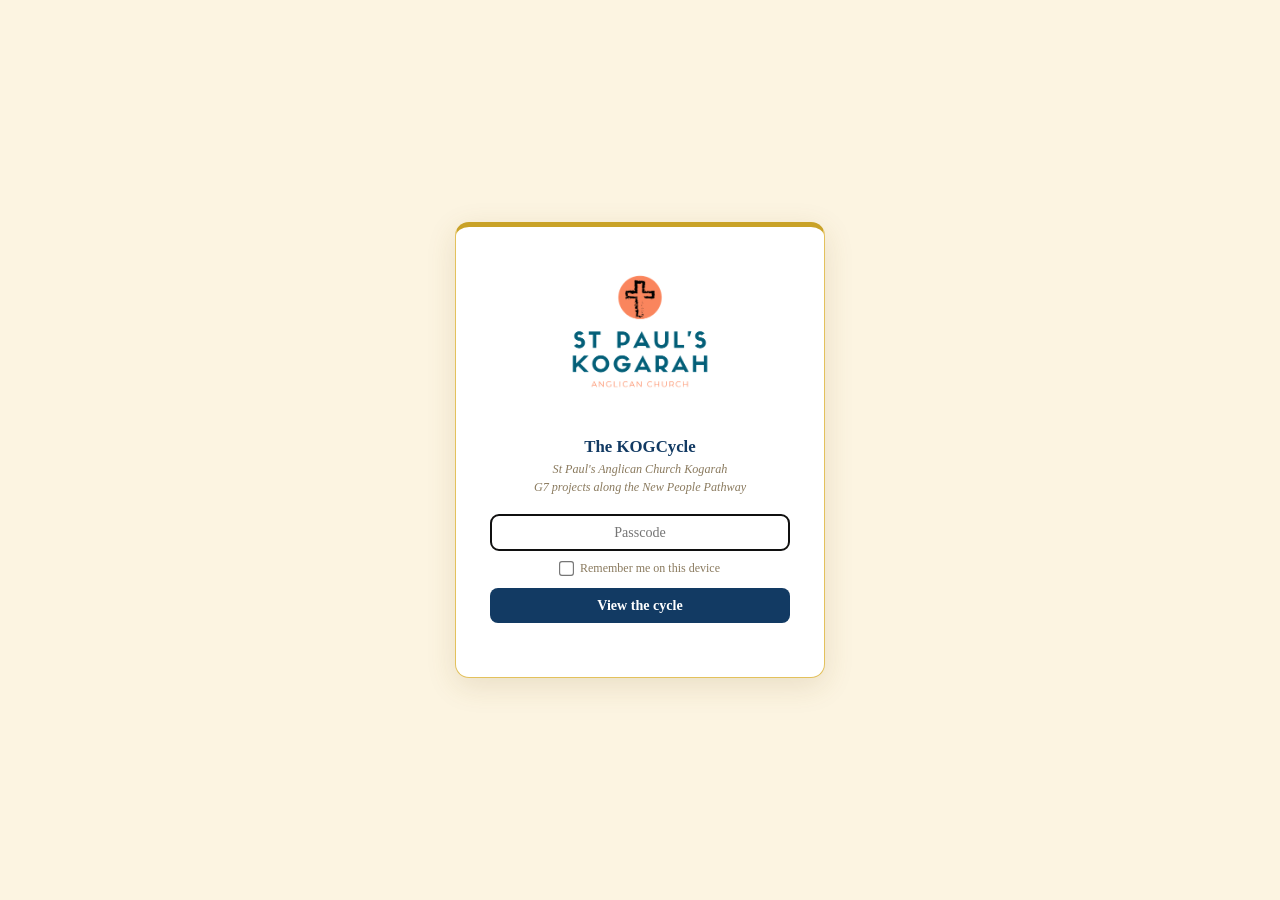
<file: cycle.html>
<!DOCTYPE html>
<html lang="en">
<head>
<meta charset="UTF-8">
<meta name="viewport" content="width=device-width, initial-scale=1.0">
<title>The KOGCycle — G7 Projects — St Paul's Kogarah</title>
<meta name="robots" content="noindex, nofollow">
<script src="https://glorify.kogarah.church/shared/kog-shell.js" data-app="cycle" data-z="2001"></script>
<script src="g7-i18n.js"></script>
<script src="zh/cycle.js"></script>
<meta name="theme-color" content="#123A63">
<link rel="apple-touch-icon" href="apple-touch-icon.png">
<link rel="icon" type="image/png" sizes="32x32" href="favicon-32.png">
<style>
:root{
  color-scheme: light;
  --cream:#FCF4E1; --cream-deep:#F6E9CC;
  --gold:#C9A227; --gold-soft:#E3C15C;
  --navy:#123A63; --navy-soft:#2C5583;
  --teal:#1E6E68; --green:#5BA85A;
  --orange:#E4573D;
  --ink:#2B2B2B; --muted:#8A7A5E;
}
*{box-sizing:border-box;margin:0;padding:0;}
body{font-family:Georgia,'Times New Roman',serif;background:var(--cream);color:var(--ink);
     padding:14px;min-height:100vh;}
.frame{border:2.5px solid var(--gold);border-radius:3px;padding:26px 30px 20px;max-width:1500px;margin:0 auto;
       background:var(--cream);box-shadow:0 2px 18px rgba(120,90,30,.08);}

/* ── header ── */
.hd{text-align:center;margin-bottom:6px;}
.hd h1{font-size:2.15rem;letter-spacing:.09em;color:var(--navy);font-weight:bold;}
.hd .sub{font-size:.95rem;color:var(--teal);font-style:italic;margin-top:4px;}
.hd .asof{font-size:.72rem;color:var(--muted);font-style:italic;margin-top:6px;}

/* ── layout ── */
.main{display:grid;grid-template-columns:minmax(0,1fr) 268px;gap:24px;align-items:start;margin-top:10px;}
@media (max-width:1080px){ .main{grid-template-columns:1fr;} }

/* ── the ring ── */
.ring{position:relative;width:100%;aspect-ratio:1000/720;}
.ring svg{position:absolute;inset:0;width:100%;height:100%;}
.node{position:absolute;transform:translate(-50%,-50%);width:15.6%;aspect-ratio:1;border-radius:50%;
      background:#fff;border:2.2px solid var(--teal);cursor:pointer;font-family:Georgia,serif;
      display:flex;flex-direction:column;align-items:center;justify-content:center;gap:3px;padding:6px;
      transition:.18s all;box-shadow:0 2px 8px rgba(30,110,104,.10);}
.node:hover{border-color:var(--gold);box-shadow:0 4px 16px rgba(201,162,39,.28);transform:translate(-50%,-50%) scale(1.045);}
.node.on{border-color:var(--gold);border-width:3px;background:#FFFDF6;}
.node-num{position:absolute;top:-11%;left:50%;transform:translateX(-50%);width:26px;height:26px;border-radius:50%;
          background:var(--gold);color:#fff;font-size:.76rem;font-weight:bold;display:flex;align-items:center;justify-content:center;
          border:2px solid var(--cream);}
.node-name{font-size:.79rem;font-weight:bold;color:var(--navy);line-height:1.18;text-align:center;}
.node-count{font-size:.68rem;color:var(--teal);font-style:italic;}
.node-count b{font-size:1.02rem;font-style:normal;color:var(--navy);}
.node.empty{opacity:.62;}

/* ── centre ── */
.hub{position:absolute;left:50%;top:51.7%;transform:translate(-50%,-50%);width:34%;text-align:center;}
.hub-logo{width:84%;max-width:230px;height:auto;display:block;margin:0 auto 6px;}
.hub h2{font-size:1.24rem;color:var(--navy);letter-spacing:.045em;line-height:1.22;}
.hub .anglican{font-size:.66rem;color:var(--orange);letter-spacing:.24em;margin-top:3px;}
.hub .verse{font-size:.71rem;color:var(--muted);font-style:italic;margin-top:12px;line-height:1.5;}
.hub .ref{font-size:.71rem;color:var(--gold);font-weight:bold;margin-top:4px;}
.hub .mission{font-size:.74rem;color:var(--navy-soft);margin-top:9px;line-height:1.5;}

/* ── quadrant labels ── */
.quad{position:absolute;text-align:center;}
.quad b{display:block;font-size:1.02rem;letter-spacing:.10em;}
.quad i{font-size:.73rem;}
.q-see{top:5%;right:1%;}      .q-see b{color:var(--gold);}      .q-see i{color:var(--gold);}
.q-hear{bottom:5%;right:1%;}  .q-hear b{color:var(--teal);}     .q-hear i{color:var(--teal);}
.q-bel{bottom:5%;left:1%;}    .q-bel b{color:var(--orange);}    .q-bel i{color:var(--orange);}
.q-tell{top:5%;left:1%;}      .q-tell b{color:var(--navy);}     .q-tell i{color:var(--navy);}

/* ── side panel ── */
.side{border:1.5px solid var(--gold-soft);border-radius:8px;background:#FFFDF6;padding:13px 14px;}
.side h3{font-size:.86rem;color:var(--navy);letter-spacing:.03em;padding-bottom:7px;border-bottom:1.5px solid var(--cream-deep);margin-bottom:9px;}
.side h3 span{float:right;color:var(--green);font-size:.8rem;}
.side + .side{margin-top:14px;}
.side.unmapped h3 span{color:var(--muted);}

/* ── items ── */
.item{border-left:3px solid #ccc;background:#fff;border-radius:0 5px 5px 0;padding:6px 8px;margin-bottom:6px;
      box-shadow:0 1px 3px rgba(0,0,0,.045);}
.item-t{font-size:.74rem;color:var(--ink);line-height:1.32;}
.item-m{margin-top:3px;display:flex;flex-wrap:wrap;gap:4px;align-items:center;}
.chip{font-size:.6rem;padding:1px 6px;border-radius:8px;white-space:nowrap;}
.tag{font-size:.6rem;color:var(--muted);font-style:italic;}
.item.done .item-t{color:#6C7A6C;}

/* ── stage sections ── */
.stages{margin-top:26px;border-top:1.5px solid var(--cream-deep);padding-top:18px;}
.stages h2{font-size:.94rem;color:var(--navy);letter-spacing:.05em;margin-bottom:12px;text-align:center;}
.grid{display:grid;grid-template-columns:repeat(auto-fill,minmax(258px,1fr));gap:14px;}
.card{border:1.5px solid var(--cream-deep);border-radius:8px;background:#FFFDF7;padding:12px 13px;scroll-margin-top:14px;}
.card.on{border-color:var(--gold);box-shadow:0 0 0 2px rgba(201,162,39,.18);}
.card h4{font-size:.82rem;color:var(--navy);display:flex;align-items:center;gap:7px;padding-bottom:7px;
         border-bottom:1.5px solid var(--cream-deep);margin-bottom:9px;}
.card h4 .n{width:21px;height:21px;border-radius:50%;background:var(--gold);color:#fff;font-size:.66rem;
            display:flex;align-items:center;justify-content:center;flex-shrink:0;}
.card h4 .c{margin-left:auto;font-size:.72rem;color:var(--teal);font-style:italic;}
.none{font-size:.7rem;color:var(--muted);font-style:italic;}

/* ── footer ── */
.ft{margin-top:20px;border-top:1.5px solid var(--gold-soft);padding-top:9px;text-align:center;
    font-size:.72rem;color:var(--navy-soft);}

/* ── gate ── */
#g7gate{position:fixed;inset:0;z-index:2000;background:var(--cream);display:flex;align-items:center;justify-content:center;padding:20px;}
#g7gate.hidden{display:none;}
.gate-card{background:#fff;border:1px solid var(--gold-soft);border-top:5px solid var(--gold);border-radius:14px;
           box-shadow:0 8px 30px rgba(120,90,30,.14);padding:30px 34px;max-width:370px;width:100%;text-align:center;}
.gate-logo{width:190px;max-width:72%;height:auto;display:block;margin:0 auto 16px;}
.gate-card h2{font-size:1.05rem;color:var(--navy);}
.gate-sub{font-size:.76rem;color:var(--muted);font-style:italic;margin:3px 0 18px;line-height:1.5;}
.gate-card input[type=password]{width:100%;border:1.5px solid var(--gold-soft);border-radius:8px;padding:9px 12px;
     font-family:Georgia,serif;font-size:.88rem;text-align:center;color:var(--ink);}
.gate-remember{display:flex;align-items:center;justify-content:center;gap:7px;font-size:.75rem;color:var(--muted);margin:10px 0 12px;cursor:pointer;}
.gate-remember input{transform:scale(1.15);accent-color:var(--gold);}
.gate-card button{width:100%;padding:9px;border:none;border-radius:8px;background:var(--navy);color:#fff;
     font-family:Georgia,serif;font-size:.88rem;font-weight:bold;cursor:pointer;}
.gate-card button:hover{background:var(--navy-soft);}
.gate-err{color:#C0392B;font-size:.75rem;margin-top:10px;min-height:1.1em;}
body.locked > *:not(#g7gate):not(#kog-shell){display:none !important;}

.topbar{display:flex;justify-content:flex-end;gap:8px;margin-bottom:-6px;}
.tb{padding:4px 12px;border-radius:8px;border:1.5px solid var(--gold-soft);background:#fff;color:var(--navy);
    cursor:pointer;font-size:.72rem;font-family:Georgia,serif;text-decoration:none;}
.tb:hover{border-color:var(--gold);}

@media (hover:none),(pointer:coarse){
  .node-name{font-size:.62rem;} .node-count{font-size:.58rem;} .node-num{width:21px;height:21px;font-size:.64rem;}
  .hub{width:40%;} .hub h2{font-size:.95rem;} .hub .verse,.hub .mission{display:none;}
  .hub-cross{width:42px;height:42px;font-size:22px;}
}
@media print{
  body{padding:0;background:#fff;} .topbar,#g7gate,#kog-shell{display:none !important;}
  .frame{border:none;box-shadow:none;max-width:none;}
  .card,.side{break-inside:avoid;}
  @page{size:A3 portrait;margin:10mm;}
}
</style>
</head>
<body class="locked">

<div id="g7gate">
  <div class="gate-card">
    <img class="gate-logo" src="[data-uri]" alt="St Paul's Anglican Church Kogarah">
    <h2>The KOGCycle</h2>
    <div class="gate-sub">St Paul's Anglican Church Kogarah<br>G7 projects along the New People Pathway</div>
    <input type="password" id="gatePw" placeholder="Passcode" autocomplete="current-password">
    <label class="gate-remember"><input type="checkbox" id="gateRemember"> Remember me on this device</label>
    <button id="gateBtn">View the cycle</button>
    <div class="gate-err" id="gateErr"></div>
  </div>
</div>

<div class="frame">
  <div class="topbar">
    <a class="tb" href="index.html">&#8592; Kanban board</a>
    <a class="tb" href="calendar.html">&#128197; Term Diary</a>
    <a class="tb" href="planner.html">&#128467;&#65039; Year Planner</a>
    <button class="tb" onclick="window.print()">&#128424; Print</button>
    <button class="tb" onclick="lockBoard()">&#128274; Lock</button>
  </div>

  <div class="hd">
    <h1>THE KOGCYCLE</h1>
    <div class="sub">From First Contact to Sent — G7 projects along the New People Pathway</div>
    <div class="asof" id="asof">loading…</div>
  </div>

  <div class="main">
    <div class="ring">
      <svg viewBox="0 0 1000 720" preserveAspectRatio="xMidYMid meet" aria-hidden="true">
        <defs>
          <marker id="arw" viewBox="0 0 10 10" refX="8.5" refY="5" markerWidth="6.5" markerHeight="6.5" orient="auto-start-reverse">
            <path d="M 0 0 L 10 5 L 0 10 z" fill="#5BA85A"/>
          </marker>
        </defs>
    <path d="M 591.5,80.3 L 595.1,81.0 L 598.7,81.7 L 602.3,82.4 L 605.9,83.1 L 609.4,83.9 L 613.0,84.7 L 616.5,85.6 L 620.0,86.4 L 623.6,87.3 L 627.1,88.2 L 630.6,89.1 L 634.1,90.1 L 637.5,91.1 L 641.0,92.1 L 644.5,93.1 L 647.9,94.2 L 651.3,95.3 L 654.7,96.4 L 658.1,97.5 L 661.5,98.7 L 664.9,99.8 L 668.2,101.0 L 671.6,102.3 L 674.9,103.5" fill="none" stroke="#5BA85A" stroke-width="2.6" marker-end="url(#arw)" opacity=".85"/>
    <path d="M 815.1,193.6 L 817.3,195.8 L 819.5,198.1 L 821.6,200.5 L 823.7,202.8 L 825.8,205.1 L 827.8,207.5 L 829.8,209.9 L 831.8,212.3 L 833.8,214.7 L 835.7,217.1 L 837.6,219.6 L 839.5,222.0 L 841.3,224.5 L 843.1,226.9 L 844.9,229.4 L 846.6,231.9 L 848.4,234.4 L 850.0,237.0 L 851.7,239.5 L 853.3,242.1 L 854.9,244.6 L 856.5,247.2 L 858.0,249.8 L 859.5,252.4" fill="none" stroke="#5BA85A" stroke-width="2.6" marker-end="url(#arw)" opacity=".85"/>
    <path d="M 891.3,390.3 L 891.0,393.1 L 890.7,396.0 L 890.4,398.8 L 890.1,401.6 L 889.7,404.4 L 889.3,407.3 L 888.8,410.1 L 888.3,412.9 L 887.8,415.7 L 887.3,418.5 L 886.7,421.3 L 886.0,424.1 L 885.4,426.9 L 884.7,429.7 L 884.0,432.5 L 883.2,435.2 L 882.4,438.0 L 881.6,440.8 L 880.7,443.5 L 879.8,446.3 L 878.9,449.0 L 877.9,451.8 L 876.9,454.5 L 875.9,457.2" fill="none" stroke="#5BA85A" stroke-width="2.6" marker-end="url(#arw)" opacity=".85"/>
    <path d="M 784.3,578.5 L 781.8,580.6 L 779.2,582.6 L 776.6,584.6 L 773.9,586.6 L 771.3,588.6 L 768.6,590.5 L 765.9,592.4 L 763.1,594.4 L 760.4,596.3 L 757.6,598.1 L 754.8,600.0 L 752.0,601.8 L 749.1,603.6 L 746.3,605.4 L 743.4,607.2 L 740.4,608.9 L 737.5,610.7 L 734.5,612.4 L 731.6,614.1 L 728.6,615.7 L 725.5,617.4 L 722.5,619.0 L 719.4,620.6 L 716.4,622.2" fill="none" stroke="#5BA85A" stroke-width="2.6" marker-end="url(#arw)" opacity=".85"/>
    <path d="M 544.4,670.1 L 540.7,670.4 L 537.0,670.7 L 533.3,670.9 L 529.6,671.1 L 525.9,671.3 L 522.2,671.5 L 518.5,671.7 L 514.8,671.8 L 511.1,671.9 L 507.4,671.9 L 503.7,672.0 L 500.0,672.0 L 496.3,672.0 L 492.6,671.9 L 488.9,671.9 L 485.2,671.8 L 481.5,671.7 L 477.8,671.5 L 474.1,671.3 L 470.4,671.1 L 466.7,670.9 L 463.0,670.7 L 459.3,670.4 L 455.6,670.1" fill="none" stroke="#5BA85A" stroke-width="2.6" marker-end="url(#arw)" opacity=".85"/>
    <path d="M 283.6,622.2 L 280.6,620.6 L 277.5,619.0 L 274.5,617.4 L 271.4,615.7 L 268.4,614.1 L 265.5,612.4 L 262.5,610.7 L 259.6,608.9 L 256.6,607.2 L 253.7,605.4 L 250.9,603.6 L 248.0,601.8 L 245.2,600.0 L 242.4,598.1 L 239.6,596.3 L 236.9,594.4 L 234.1,592.4 L 231.4,590.5 L 228.7,588.6 L 226.1,586.6 L 223.4,584.6 L 220.8,582.6 L 218.2,580.6 L 215.7,578.5" fill="none" stroke="#5BA85A" stroke-width="2.6" marker-end="url(#arw)" opacity=".85"/>
    <path d="M 124.1,457.2 L 123.1,454.5 L 122.1,451.8 L 121.1,449.0 L 120.2,446.3 L 119.3,443.5 L 118.4,440.8 L 117.6,438.0 L 116.8,435.2 L 116.0,432.5 L 115.3,429.7 L 114.6,426.9 L 114.0,424.1 L 113.3,421.3 L 112.7,418.5 L 112.2,415.7 L 111.7,412.9 L 111.2,410.1 L 110.7,407.3 L 110.3,404.4 L 109.9,401.6 L 109.6,398.8 L 109.3,396.0 L 109.0,393.1 L 108.7,390.3" fill="none" stroke="#5BA85A" stroke-width="2.6" marker-end="url(#arw)" opacity=".85"/>
    <path d="M 140.5,252.4 L 142.0,249.8 L 143.5,247.2 L 145.1,244.6 L 146.7,242.1 L 148.3,239.5 L 150.0,237.0 L 151.6,234.4 L 153.4,231.9 L 155.1,229.4 L 156.9,226.9 L 158.7,224.5 L 160.5,222.0 L 162.4,219.6 L 164.3,217.1 L 166.2,214.7 L 168.2,212.3 L 170.2,209.9 L 172.2,207.5 L 174.2,205.1 L 176.3,202.8 L 178.4,200.5 L 180.5,198.1 L 182.7,195.8 L 184.9,193.6" fill="none" stroke="#5BA85A" stroke-width="2.6" marker-end="url(#arw)" opacity=".85"/>
    <path d="M 325.1,103.5 L 328.4,102.3 L 331.8,101.0 L 335.1,99.8 L 338.5,98.7 L 341.9,97.5 L 345.3,96.4 L 348.7,95.3 L 352.1,94.2 L 355.5,93.1 L 359.0,92.1 L 362.5,91.1 L 365.9,90.1 L 369.4,89.1 L 372.9,88.2 L 376.4,87.3 L 380.0,86.4 L 383.5,85.6 L 387.0,84.7 L 390.6,83.9 L 394.1,83.1 L 397.7,82.4 L 401.3,81.7 L 404.9,81.0 L 408.5,80.3" fill="none" stroke="#5BA85A" stroke-width="2.6" marker-end="url(#arw)" opacity=".85"/>
      </svg>

      <div class="quad q-tell"><b>TELL</b><i>the Gospel</i></div>
      <div class="quad q-see"><b>SEE</b><i>the Gospel</i></div>
      <div class="quad q-bel"><b>BELIEVE</b><i>the Gospel</i></div>
      <div class="quad q-hear"><b>HEAR</b><i>the Gospel</i></div>

      <div class="hub">
        <img class="hub-logo" src="[data-uri]" alt="St Paul's Anglican Church Kogarah">
        <div class="verse">&ldquo;Go, for this man is my chosen instrument to take my name
          to Gentiles, kings, and Israelites.&rdquo;</div>
        <div class="ref">Acts 9:15 (CSB)</div>
        <div class="mission">God gathers us at St Paul's Kogarah to build and to cultivate
          his house of prayer which lives and breathes the gospel of Jesus Christ</div>
      </div>

  <button class="node" id="node0" data-stage="First Contact"
          style="left:50.000%; top:10.000%;">
      <span class="node-num">1</span>
      <span class="node-name">First Contact</span>
      <span class="node-count" id="cnt0">–</span>
    </button>
  <button class="node" id="node1" data-stage="Face to Face"
          style="left:75.197%; top:19.748%;">
      <span class="node-num">2</span>
      <span class="node-name">Face to Face</span>
      <span class="node-count" id="cnt1">–</span>
    </button>
  <button class="node" id="node2" data-stage="Follow Up"
          style="left:88.604%; top:44.431%;">
      <span class="node-num">3</span>
      <span class="node-name">Follow-up</span>
      <span class="node-count" id="cnt2">–</span>
    </button>
  <button class="node" id="node3" data-stage="Meet the Minister"
          style="left:83.948%; top:72.500%;">
      <span class="node-num">4</span>
      <span class="node-name">Meet the Minister</span>
      <span class="node-count" id="cnt3">–</span>
    </button>
  <button class="node" id="node4" data-stage="Conversion/Baptism"
          style="left:63.407%; top:90.821%;">
      <span class="node-num">5</span>
      <span class="node-name">Conversion, Baptism &amp; Confirmation</span>
      <span class="node-count" id="cnt4">–</span>
    </button>
  <button class="node" id="node5" data-stage="Integration"
          style="left:36.593%; top:90.821%;">
      <span class="node-num">6</span>
      <span class="node-name">Integration</span>
      <span class="node-count" id="cnt5">–</span>
    </button>
  <button class="node" id="node6" data-stage="Church Life"
          style="left:16.052%; top:72.500%;">
      <span class="node-num">7</span>
      <span class="node-name">Church Life</span>
      <span class="node-count" id="cnt6">–</span>
    </button>
  <button class="node" id="node7" data-stage="Grow & Serve"
          style="left:11.396%; top:44.431%;">
      <span class="node-num">8</span>
      <span class="node-name">Grow &amp; Serve</span>
      <span class="node-count" id="cnt7">–</span>
    </button>
  <button class="node" id="node8" data-stage="Send"
          style="left:24.803%; top:19.748%;">
      <span class="node-num">9</span>
      <span class="node-name">Send</span>
      <span class="node-count" id="cnt8">–</span>
    </button>
    </div>

    <div>
      <div class="side" id="doneBox">
        <h3>&#10003; Completed <span id="doneCount">0</span></h3>
        <div id="doneList"></div>
      </div>
      <div class="side unmapped" id="unmappedBox">
        <h3>Not on the cycle <span id="unmapCount">0</span></h3>
        <div id="unmapList"></div>
      </div>
    </div>
  </div>

  <div class="stages">
    <h2>ACTIVE PROJECTS BY STAGE</h2>
    <div class="grid" id="stageGrid"></div>
  </div>

  <div class="ft">
    KOG 3&middot;2&middot;1&middot;0 &nbsp;&middot;&nbsp; Pray for new people to come &nbsp;&middot;&nbsp;
    Pray for new people to stay &nbsp;&middot;&nbsp; Every stage owned, every handover named
  </div>
</div>

<script>
const G7_CFG = { url: "https://oqohvmvzudpxhviukfhz.supabase.co", key: "sb_publishable_L4z47rq55RTZSWbF6sU0IA_XvlfSAST" };
const STAGES = ["First Contact", "Face to Face", "Follow Up", "Meet the Minister", "Conversion/Baptism", "Integration", "Church Life", "Grow & Serve", "Send"];
const LABELS = ["First Contact", "Face to Face", "Follow-up", "Meet the Minister", "Conversion, Baptism &amp; Confirmation", "Integration", "Church Life", "Grow &amp; Serve", "Send"];

const TEAM = {
  Glorify:"#C0392B", Go:"#1E8449", Gregarious:"#CA6F1E", Grow:"#1A5276",
  Giftedness:"#6C3483", Governance:"#B8860B", Glue:"#7D6608"
};
const COLS = {
  prayer:{n:"Prayer",   c:"#9B59B6"}, backlog:{n:"Backlog",     c:"#3A8FD0"},
  awaiting:{n:"Waiting", c:"#D9551A"}, progress:{n:"In Progress", c:"#E8A020"},
  done:{n:"Completed", c:"#27AE60"}
};
const ACTIVE = ["prayer","backlog","awaiting","progress"];

let g7pass = null;

async function rpc(fn, body) {
  const h = { "apikey": G7_CFG.key, "Content-Type": "application/json" };
  if (/^eyJ/.test(G7_CFG.key)) h["Authorization"] = "Bearer " + G7_CFG.key;
  const r = await fetch(G7_CFG.url + "/rest/v1/rpc/" + fn, { method:"POST", headers:h, body:JSON.stringify(body) });
  const t = await r.text();
  if (!r.ok) { const e = new Error(t); e.status = r.status; e.body = t; throw e; }
  return t ? JSON.parse(t) : null;
}

const esc = s => String(s == null ? "" : s)
  .replace(/&/g,"&amp;").replace(/</g,"&lt;").replace(/>/g,"&gt;");

function itemHTML(c, done) {
  const col = COLS[c.col] || { n:c.col, c:"#888" };
  const teamC = TEAM[c.team] || "#888";
  return `<div class="item${done ? " done" : ""}" style="border-left-color:${teamC}">
    <div class="item-t" data-g7-keep>${esc(c.title)}</div>
    <div class="item-m">
      <span class="chip" style="background:${col.c}22;color:${col.c}">${col.n}</span>
      <span class="tag">#${esc(String(c.team||"").toLowerCase())}</span>
    </div>
  </div>`;
}

function draw(cards) {
  const active = cards.filter(c => ACTIVE.includes(c.col));
  const done   = cards.filter(c => c.col === "done");

  // ── ring nodes + per-stage cards ──
  let grid = "";
  STAGES.forEach((stage, i) => {
    const items = active.filter(c => (c.kog || "") === stage);
    const cnt = document.getElementById("cnt" + i);
    cnt.innerHTML = items.length ? `<b>${items.length}</b> active` : "clear";
    document.getElementById("node" + i).classList.toggle("empty", items.length === 0);
    grid += `<div class="card" id="stage${i}">
        <h4><span class="n">${i+1}</span> ${LABELS[i]} <span class="c">${items.length}</span></h4>
        ${items.length ? items.map(c => itemHTML(c,false)).join("")
                       : '<div class="none">Nothing active at this stage.</div>'}
      </div>`;
  });
  document.getElementById("stageGrid").innerHTML = grid;

  // ── completed, on the side ──
  document.getElementById("doneCount").textContent = done.length;
  document.getElementById("doneList").innerHTML =
    done.length ? done.map(c => itemHTML(c,true)).join("") : '<div class="none">None yet.</div>';

  // ── active work with no KOG stage ──
  const un = active.filter(c => !c.kog || !STAGES.includes(c.kog));
  document.getElementById("unmapCount").textContent = un.length;
  document.getElementById("unmapList").innerHTML =
    un.length ? un.map(c => itemHTML(c,false)).join("") : '<div class="none">None.</div>';

  document.getElementById("asof").textContent =
    `${active.length} active projects · ${done.length} completed · as at ` +
    new Date().toLocaleDateString("en-AU", { day:"numeric", month:"long", year:"numeric" });

  // clicking a circle jumps to that stage's list
  document.querySelectorAll(".node").forEach((n, i) => {
    n.onclick = () => {
      document.querySelectorAll(".node,.card").forEach(e => e.classList.remove("on"));
      n.classList.add("on");
      const card = document.getElementById("stage" + i);
      card.classList.add("on");
      card.scrollIntoView({ behavior:"smooth", block:"center" });
    };
  });
}

async function gateUnlock() {
  const err = document.getElementById("gateErr");
  const pw = document.getElementById("gatePw").value;
  if (!pw) { err.textContent = "Enter the passcode."; return; }
  err.textContent = "";
  document.getElementById("gateBtn").textContent = "Checking…";
  try {
    const res = await rpc("get_board", { pass: pw });
    g7pass = pw;
    if (document.getElementById("gateRemember").checked) localStorage.setItem("g7_pass", pw);
    else sessionStorage.setItem("g7_pass", pw);
    draw((res && res.data && res.data.cards) ? res.data.cards : []);
    document.body.classList.remove("locked");
    document.getElementById("g7gate").classList.add("hidden");
  } catch (e) {
    err.textContent = /unauthorized/i.test(e.body || "")
      ? "Incorrect passcode — please try again."
      : "Could not reach the board.";
    document.getElementById("gateBtn").textContent = "View the cycle";
  }
}

function lockBoard() {
  localStorage.removeItem("g7_pass");
  sessionStorage.removeItem("g7_pass");
  location.reload();
}

(function init() {
  document.getElementById("gateBtn").addEventListener("click", gateUnlock);
  document.getElementById("gatePw").addEventListener("keydown", e => { if (e.key === "Enter") gateUnlock(); });
  const remembered = localStorage.getItem("g7_pass");
  const saved = remembered || sessionStorage.getItem("g7_pass");
  if (remembered) document.getElementById("gateRemember").checked = true;
  if (saved) { document.getElementById("gatePw").value = saved; gateUnlock(); }
  else document.getElementById("gatePw").focus();
})();

/* refresh when the page regains focus, so it matches the board */
window.addEventListener("focus", async () => {
  if (!g7pass) return;
  try { const r = await rpc("get_board", { pass:g7pass }); if (r && r.data && r.data.cards) draw(r.data.cards); } catch (e) {}
});
</script>
</body>
</html>
</file>
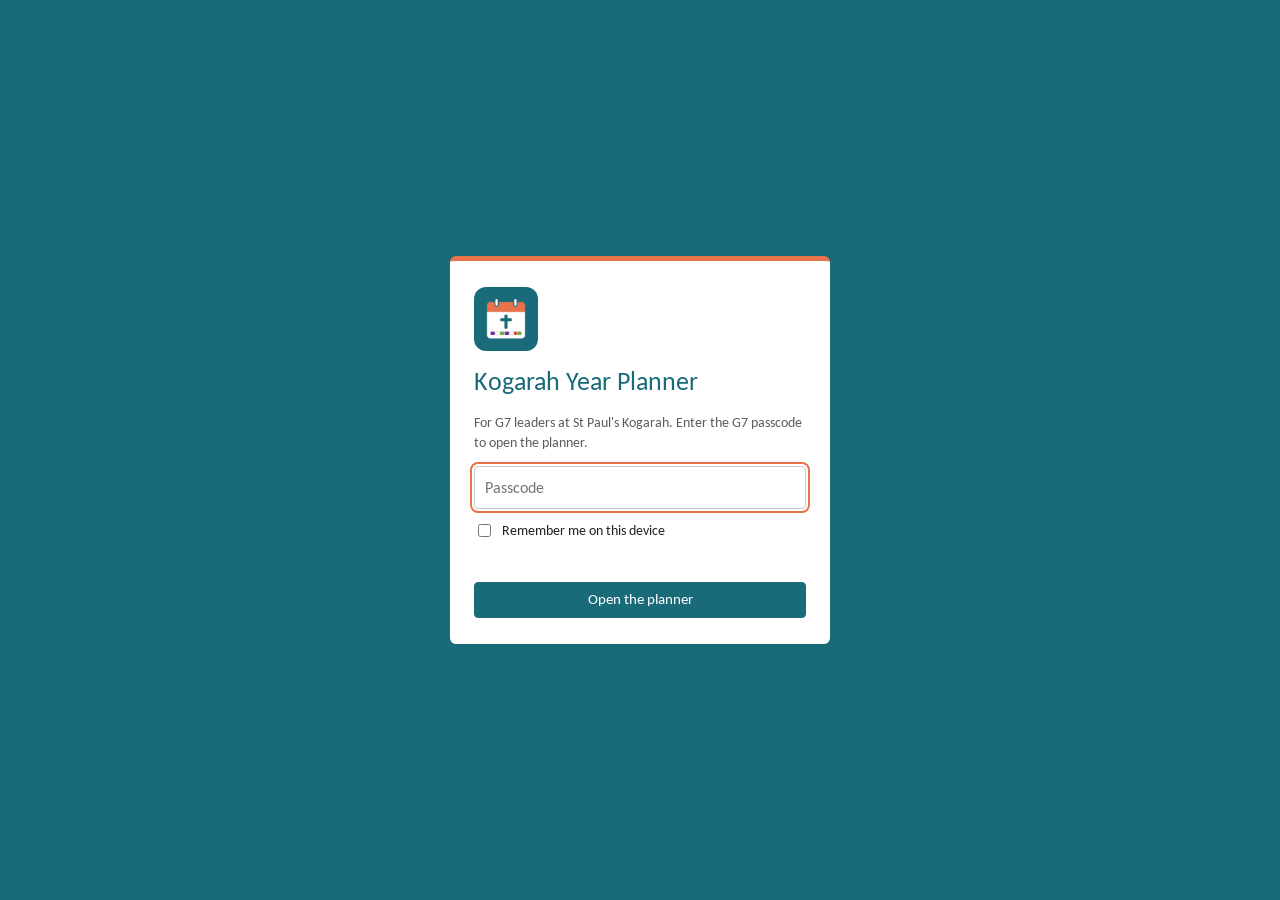
<file: planner.html>
<!doctype html>
<html lang="en">
<head>
<meta charset="utf-8">
<meta name="viewport" content="width=device-width,initial-scale=1,viewport-fit=cover">
<meta name="robots" content="noindex">
<script src="https://glorify.kogarah.church/shared/kog-shell.js" data-app="planner" data-z="101"></script>
<script src="g7-i18n.js"></script>
<script src="zh/planner.js"></script>
<meta name="theme-color" content="#1A6B7A">
<meta name="apple-mobile-web-app-capable" content="yes">
<meta name="mobile-web-app-capable" content="yes">
<meta name="apple-mobile-web-app-title" content="Year Planner">
<meta name="apple-mobile-web-app-status-bar-style" content="default">
<link rel="apple-touch-icon" sizes="180x180" href="planner-app-180.png">
<link rel="apple-touch-icon-precomposed" sizes="180x180" href="planner-app-180.png">
<link rel="icon" type="image/png" sizes="192x192" href="planner-app-192.png">
<link rel="icon" type="image/png" sizes="32x32" href="planner-icon-32.png">
<title>Kogarah Year Planner</title>
<link rel="preconnect" href="https://fonts.googleapis.com">
<link rel="preconnect" href="https://fonts.gstatic.com" crossorigin>
<link rel="stylesheet" href="https://fonts.googleapis.com/css2?family=Carlito:ital,wght@0,400;0,700;1,400&family=Noto+Sans+SC:wght@300;400;700&display=swap">
<style>
/* Layout: brand-teal title band with a coral rule, then one working surface per tab: a wide editable year table, a promotion runway, four goal lanes, a roll-over form.
   G7 Design Scheme: brand teal + coral, white surface, ink text, Calibri Light headings (never bold), Calibri body; team colours from the G7 scheme; church calendar fills from the house planner. Single light look, as the scheme defines. */
:root{
  color-scheme:light;
  --brand-teal:#1A6B7A; --brand-coral:#E8724A;
  --surface:#FFFFFF; --surface-alt:#F5F5F5; --ink:#212121; --on-colour:#FFFFFF;
  --muted:#5C5C5C; --faint:#8A8A8A; --line:#E3E3E3; --line-2:#C9C9C9;
  --teal-tint:#DCEEF1; --coral-tint:#FCE6DD;
  --glorify:#C0392B; --glorify-tint:#FADBD8; --go:#1E8449; --go-tint:#D5F5E3;
  --gregarious:#CA6F1E; --gregarious-tint:#FDEBD0; --grow:#1A5276; --grow-tint:#D6EAF8;
  --giftedness:#6C3483; --giftedness-tint:#E8DAEF; --governance:#F0B800; --governance-tint:#FFFBE6;
  --glue:#7D6608; --glue-tint:#FDF2E9; --rector:#1A6B7A; --rector-tint:#DCEEF1;
  /* church calendar (house planner fills) */
  --cal-green:#70AD47; --cal-purple:#7030A0; --cal-white:#FFFFFF; --cal-red:#FF0000; --cal-black:#000000; --cal-holiday:#EAD1DC;
  --heading:"Calibri Light",Calibri,Carlito,Arial,"Noto Sans SC",sans-serif;
  --sans:Calibri,Carlito,Arial,"Helvetica Neue",Helvetica,"Noto Sans SC",sans-serif;
}
*{box-sizing:border-box}
body{background:var(--surface);color:var(--ink);font-family:var(--sans);font-size:15px;line-height:1.45;-webkit-font-smoothing:antialiased}
.gut{padding-left:max(16px,env(safe-area-inset-left,0px));padding-right:max(16px,env(safe-area-inset-right,0px))}
.wrap{max-width:1320px;margin:0 auto}
h1,h2,h3{font-family:var(--heading);font-weight:300;margin:0;text-wrap:balance}
button,input,select,textarea{font:inherit;color:inherit}
:focus-visible{outline:2px solid var(--brand-coral);outline-offset:2px}
.num{font-variant-numeric:tabular-nums}

/* masthead: brand teal band, coral rule */
.mast{background:var(--brand-teal);color:var(--on-colour);border-bottom:4px solid var(--brand-coral)}
.mast .wrap{padding-block:20px 0;display:flex;flex-direction:column;gap:12px}
.eyebrow{font-size:12.5px;letter-spacing:.12em;text-transform:uppercase;opacity:.9}
.mast h1{font-size:clamp(28px,4vw,38px);line-height:1.1}
.mast-row{display:flex;flex-wrap:wrap;gap:10px 18px;align-items:center;justify-content:space-between}
.yearpick{display:flex;align-items:center;gap:8px;font-size:13px;letter-spacing:.06em}
.yearpick select{background:var(--surface);border:1px solid var(--surface);border-radius:4px;padding:4px 8px;color:var(--ink)}
.yearpick .lect{opacity:.85}
.tabs{display:flex;gap:2px;overflow-x:auto;scrollbar-width:none}
.tabs button{background:none;border:none;border-bottom:4px solid transparent;color:var(--on-colour);opacity:.78;padding:9px 14px 8px;cursor:pointer;white-space:nowrap;font-size:15px}
.tabs button[aria-selected="true"]{opacity:1;border-bottom-color:var(--brand-coral);font-weight:700}
.tabs button:hover{opacity:1}
.tabs .count{font-size:12px;background:var(--brand-coral);color:var(--ink);border-radius:10px;padding:0 7px;margin-left:6px;font-weight:700}

/* rail */
.rail{background:var(--surface);border-bottom:1px solid var(--line);position:sticky;top:env(safe-area-inset-top,0px);z-index:20}
.rail .wrap{display:flex;gap:10px;align-items:center;padding-block:9px;overflow-x:auto}
.rail-lab{font-size:12px;letter-spacing:.1em;text-transform:uppercase;color:var(--muted);white-space:nowrap}
.cd{display:flex;border:1px solid var(--line-2);border-radius:4px;overflow:hidden;flex:0 0 auto;background:var(--surface);cursor:pointer;padding:0;text-align:left}
.cd b{font-weight:700;font-size:13px;padding:5px 8px;color:var(--ink);background:var(--brand-coral);font-variant-numeric:tabular-nums;display:flex;align-items:center}
.cd.w2 b{background:var(--brand-teal);color:var(--on-colour)} .cd.w3 b{background:var(--governance);color:var(--ink)} .cd.far b{background:var(--surface-alt);color:var(--muted)}
.cd span{padding:5px 10px;font-size:13.5px;white-space:nowrap}
.cd span i{font-style:normal;color:var(--muted);font-size:12px;margin-left:6px}

main .wrap{padding-block:22px 40px}
.panel-head{display:flex;flex-wrap:wrap;gap:8px 16px;align-items:baseline;justify-content:space-between;margin-bottom:14px}
.panel-head h2{font-size:24px;color:var(--brand-teal)}
.panel-head p{margin:0;color:var(--muted);max-width:72ch}
.tools{display:flex;flex-wrap:wrap;gap:8px;align-items:center}
.btn{border:1px solid var(--line-2);background:var(--surface);border-radius:4px;padding:6px 12px;cursor:pointer}
.btn:hover{border-color:var(--brand-teal);color:var(--brand-teal)}
.btn.primary{background:var(--brand-teal);border-color:var(--brand-teal);color:var(--on-colour)}
.btn.primary:hover{filter:brightness(1.1);color:var(--on-colour)}
.btn.danger{border-color:var(--glorify);color:var(--glorify)}
.btn:disabled{opacity:.45;cursor:not-allowed}
.seg{display:inline-flex;border:1px solid var(--line-2);border-radius:4px;overflow:hidden}
.seg button{border:none;background:var(--surface);padding:5px 10px;cursor:pointer;font-size:13.5px;border-right:1px solid var(--line)}
.seg button:last-child{border-right:none}
.seg button[aria-pressed="true"]{background:var(--brand-teal);color:var(--on-colour)}
.search{border:1px solid var(--line-2);border-radius:4px;padding:6px 10px;background:var(--surface);min-width:0;width:230px;max-width:100%}

/* planner table */
.tablebox{overflow-x:auto;border:1px solid var(--line);border-radius:4px;background:var(--surface)}
table.pl{border-collapse:separate;border-spacing:0;width:100%;min-width:1420px}
.pl th{position:sticky;top:0;background:var(--brand-teal);color:var(--on-colour);font-size:12.5px;letter-spacing:.04em;font-weight:700;text-align:left;padding:8px;white-space:nowrap;z-index:2}
.pl td{border-bottom:1px solid var(--line);padding:3px 4px;vertical-align:top}
.pl tr.svc:nth-of-type(even) td{background:var(--surface-alt)}
.pl tr.month td{background:var(--surface);padding:16px 10px 6px;border-bottom:2px solid var(--brand-coral)}
.month-name{font-family:var(--heading);font-size:21px;color:var(--brand-teal)}
.month-theme{margin-left:12px;font-size:14px}
.month-theme input{border:none;background:transparent;color:var(--muted);font-style:italic;width:min(560px,60vw);padding:2px 4px;border-radius:3px}
.month-theme input:hover,.month-theme input:focus{background:var(--surface-alt)}
.pl tr.past td{opacity:.55}
.pl tr.hl-important td:first-child{box-shadow:inset 5px 0 0 var(--brand-teal)}
.pl tr.hl-major td:first-child{box-shadow:inset 7px 0 0 var(--brand-coral)}
.pl tr.hl-important td{background:var(--teal-tint)!important}
.pl tr.hl-major td{background:var(--coral-tint)!important}
.datecell{padding:7px 8px 6px 14px!important;white-space:nowrap;width:92px}
.datecell b{font-size:16px;font-weight:700;font-variant-numeric:tabular-nums;display:block}
.datecell span{font-size:11.5px;letter-spacing:.08em;text-transform:uppercase;color:var(--faint)}
.cell{width:100%;border:1px solid transparent;background:transparent;border-radius:3px;padding:5px 6px;min-width:0}
.cell:hover{border-color:var(--line-2)}
.cell:focus{border-color:var(--brand-teal);background:var(--surface);outline:none}
.cell::placeholder{color:var(--faint);font-style:italic}
.cell.passage{font-size:15.5px;font-weight:700}
.cell.preacher{font-weight:700}
textarea.cell{resize:vertical;min-height:30px;line-height:1.35}
/* church calendar fills */
.cal{border-radius:3px;font-weight:700}
.cal.c-green{background:var(--cal-green);color:var(--ink)}
.cal.c-purple{background:var(--cal-purple);color:var(--on-colour)}
.cal.c-white{background:var(--cal-white);color:var(--ink);border-color:var(--line-2)}
.cal.c-red{background:var(--cal-red);color:var(--on-colour)}
.cal.c-black{background:var(--cal-black);color:var(--on-colour)}
.cal.c-purple::placeholder,.cal.c-red::placeholder,.cal.c-black::placeholder{color:var(--on-colour)}
.term.c-holiday{background:var(--cal-holiday);border-radius:3px}
.ro .cell{pointer-events:none}
.ro .needwrite{display:none!important}
.star{border:1px solid var(--line-2);background:var(--surface);border-radius:20px;padding:2px 9px;cursor:pointer;font-size:12px;letter-spacing:.04em;text-transform:uppercase;white-space:nowrap;color:var(--muted)}
.star[data-v="important"]{border-color:var(--brand-teal);background:var(--brand-teal);color:var(--on-colour)}
.star[data-v="major"]{border-color:var(--brand-coral);background:var(--brand-coral);color:var(--ink);font-weight:700}
.evs{display:flex;flex-wrap:wrap;gap:4px;padding:4px 2px}
.ev{border:1px solid var(--line-2);background:var(--surface);border-radius:3px;padding:2px 8px;font-size:13px;cursor:pointer;max-width:270px;overflow:hidden;text-overflow:ellipsis;white-space:nowrap;text-align:left;display:inline-flex;align-items:center;gap:6px}
.ev .dot{width:9px;height:9px;border-radius:50%;flex:0 0 auto;background:var(--line-2)}
.ev[data-hl="important"]{box-shadow:inset 0 -2px 0 var(--brand-teal)}
.ev[data-hl="major"]{box-shadow:inset 0 -3px 0 var(--brand-coral);font-weight:700}
.addev{border:1px dashed var(--line-2);background:none;border-radius:3px;padding:2px 8px;font-size:12.5px;color:var(--muted);cursor:pointer}
.addev:hover{color:var(--brand-teal);border-color:var(--brand-teal)}
.legend{display:flex;flex-wrap:wrap;gap:6px 18px;margin:12px 2px 0;font-size:13px;color:var(--muted);align-items:center}
.legend i{display:inline-block;width:14px;height:14px;border-radius:3px;margin-right:6px;vertical-align:-2px;border:1px solid var(--line-2)}
.legend b{color:var(--ink);font-weight:700;margin-right:2px}

/* team colour per G7 scheme */
[data-team="glorify"]{--tc:var(--glorify);--tt:var(--glorify-tint)} [data-team="go"]{--tc:var(--go);--tt:var(--go-tint)}
[data-team="gregarious"]{--tc:var(--gregarious);--tt:var(--gregarious-tint)} [data-team="grow"]{--tc:var(--grow);--tt:var(--grow-tint)}
[data-team="giftedness"]{--tc:var(--giftedness);--tt:var(--giftedness-tint)} [data-team="governance"]{--tc:var(--governance);--tt:var(--governance-tint)}
[data-team="glue"]{--tc:var(--glue);--tt:var(--glue-tint)} [data-team="rector"]{--tc:var(--rector);--tt:var(--rector-tint)}
.ev[data-team]:not([data-team=""]){background:var(--tt);border-color:var(--tt)}
.ev[data-team]:not([data-team=""]) .dot{background:var(--tc)}
.teamtag{display:inline-flex;align-items:center;gap:6px;font-weight:700;font-size:12.5px;letter-spacing:.06em;text-transform:uppercase}
.teamtag img{width:24px;height:24px}

/* promotion */
.promo-grid{display:grid;grid-template-columns:minmax(0,1fr) minmax(0,1fr);gap:16px;margin-bottom:22px}
@media (max-width:820px){.promo-grid{grid-template-columns:1fr}}
.box{border:1px solid var(--line);border-radius:4px;background:var(--surface);padding:14px 16px}
.box h3{font-size:19px;color:var(--brand-teal);margin-bottom:2px}
.box .sub{font-size:13.5px;color:var(--muted);margin-bottom:10px}
.plist{display:flex;flex-direction:column;gap:8px}
.pitem{display:grid;grid-template-columns:auto 1fr auto;gap:10px;align-items:center;border:1px solid var(--line);border-radius:4px;padding:8px 10px;cursor:pointer;background:var(--surface);text-align:left;width:100%}
.pitem:hover{border-color:var(--brand-teal)}
.weeks{font-size:12.5px;font-weight:700;color:var(--ink);background:var(--brand-coral);border-radius:3px;padding:3px 8px;white-space:nowrap;font-variant-numeric:tabular-nums}
.weeks.w2{background:var(--brand-teal);color:var(--on-colour)} .weeks.w3{background:var(--governance)} .weeks.far{background:var(--surface-alt);color:var(--muted)}
.pitem b{display:block;line-height:1.3}
.pitem small{color:var(--muted);font-size:13px}
.pitem .when{font-size:13px;color:var(--muted);white-space:nowrap}
.empty{color:var(--muted);font-style:italic;padding:6px 0}
.runway{overflow-x:auto;border:1px solid var(--line);border-radius:4px;background:var(--surface)}
.rw{display:grid;min-width:900px}
.rw .hd{font-size:11.5px;color:var(--muted);padding:6px 0 6px 4px;border-bottom:1px solid var(--line);border-left:1px solid var(--line);white-space:nowrap;overflow:hidden;font-variant-numeric:tabular-nums}
.rw .hd.now{color:var(--brand-coral);font-weight:700}
.rw .lab{padding:7px 10px;border-bottom:1px solid var(--line);font-size:13.5px;white-space:nowrap;overflow:hidden;text-overflow:ellipsis;cursor:pointer}
.rw .lab small{color:var(--muted);font-size:12px;margin-left:6px}
.rw .lane{position:relative;border-bottom:1px solid var(--line);grid-column:2 / -1;min-height:32px}
.rw .tick{position:absolute;top:0;bottom:0;border-left:1px solid var(--line)}
.rw .nowline{position:absolute;top:0;bottom:0;border-left:2px solid var(--brand-coral);z-index:1}
.bar{position:absolute;top:7px;height:18px;border-radius:3px;display:flex;overflow:hidden}
.bar span{flex:1;min-width:0}
.bar .g{background:var(--line-2)} .bar .w3{background:var(--governance)} .bar .w2{background:var(--brand-teal)} .bar .w1{background:var(--brand-coral)}
.pin{position:absolute;top:4px;width:3px;height:24px;background:var(--ink);border-radius:2px}

/* goals */
.lanes{display:grid;grid-template-columns:repeat(4,minmax(0,1fr));gap:12px}
@media (max-width:1050px){.lanes{grid-template-columns:repeat(2,minmax(0,1fr))}}
@media (max-width:560px){.lanes{grid-template-columns:1fr}}
.lane-col{background:var(--surface-alt);border-radius:4px;padding:12px;display:flex;flex-direction:column;gap:9px;min-width:0;border-top:4px solid var(--brand-teal)}
.lane-col header{display:flex;justify-content:space-between;align-items:baseline;gap:8px}
.lane-col h3{font-size:20px;color:var(--brand-teal)}
.lane-col header span{font-size:12px;color:var(--muted);letter-spacing:.06em;text-transform:uppercase}
.goal{background:var(--surface);border:1px solid var(--line);border-radius:4px;padding:9px 10px;display:flex;flex-direction:column;gap:5px}
.goal .gtop{display:flex;justify-content:space-between;align-items:center;gap:8px}
.goal .gtop .teamtag{color:var(--ink)}
.status{font-size:12px;font-weight:700;border-radius:20px;padding:1px 8px;white-space:nowrap}
.status[data-s="planned"]{background:var(--surface-alt);color:var(--muted)}
.status[data-s="progress"]{background:var(--brand-teal);color:var(--on-colour)}
.status[data-s="achieved"]{background:var(--go);color:var(--on-colour)}
.status[data-s="missed"]{background:var(--glorify);color:var(--on-colour)}
.goal .cell{padding:3px 4px}
.goal .gt{font-weight:700}
.goal .gn{font-size:13.5px;color:var(--muted)}
.grow{display:flex;flex-wrap:wrap;gap:6px;align-items:center}
.grow select,.grow input{border:1px solid var(--line);border-radius:3px;background:var(--surface);padding:2px 5px;font-size:13px;max-width:100%}
.x{border:none;background:none;color:var(--faint);cursor:pointer;font-size:13px;padding:2px 4px;margin-left:auto}
.x:hover{color:var(--glorify)}
.gfilter{margin-bottom:12px}

/* roll-over */
.roll{display:grid;grid-template-columns:minmax(0,1.1fr) minmax(0,1fr);gap:16px}
@media (max-width:900px){.roll{grid-template-columns:1fr}}
.field{display:flex;flex-direction:column;gap:4px;margin-bottom:12px}
.field label{font-size:13.5px;font-weight:700}
.field input,.field select,.field textarea{border:1px solid var(--line-2);border-radius:4px;padding:6px 8px;background:var(--surface);max-width:100%}
.terms{display:grid;grid-template-columns:auto 1fr 1fr;gap:6px 10px;align-items:center}
.terms span{font-size:13.5px;color:var(--muted)}
.terms input{border:1px solid var(--line-2);border-radius:4px;padding:5px 7px;background:var(--surface);min-width:0}
.check{display:flex;gap:8px;align-items:flex-start;margin-bottom:8px}
.preview{max-height:440px;overflow:auto;border:1px solid var(--line);border-radius:4px}
.preview table{border-collapse:collapse;width:100%;font-size:13.5px}
.preview td,.preview th{padding:5px 8px;border-bottom:1px solid var(--line);text-align:left;white-space:nowrap}
.preview th{background:var(--brand-teal);color:var(--on-colour);font-size:12px;letter-spacing:.04em;position:sticky;top:0}
.preview .sw{display:inline-block;width:12px;height:12px;border-radius:2px;margin-right:6px;vertical-align:-1px;border:1px solid var(--line-2)}
.confirm{border:1px solid var(--brand-coral);background:var(--coral-tint);border-radius:4px;padding:10px 12px;margin-top:10px;display:flex;flex-wrap:wrap;gap:10px;align-items:center}

/* editor sheet */
.sheet-bg{position:fixed;inset:0;background:rgba(20,20,20,.45);z-index:102;display:flex;justify-content:flex-end}
.sheet{width:min(440px,100%);height:100%;background:var(--surface);border-left:4px solid var(--brand-coral);display:flex;flex-direction:column;padding:calc(16px + env(safe-area-inset-top,0px)) max(18px,env(safe-area-inset-right,0px)) calc(16px + env(safe-area-inset-bottom,0px)) 18px;overflow:auto}
.sheet h2{font-size:23px;color:var(--brand-teal);margin-bottom:12px}
.sheet .row2{display:grid;grid-template-columns:1fr 1fr;gap:10px}
.sheet .actions{display:flex;gap:8px;flex-wrap:wrap;margin-top:auto;padding-top:14px;border-top:1px solid var(--line)}
.hint{font-size:13px;color:var(--muted);margin-top:-6px;margin-bottom:10px}
.toast{position:fixed;left:50%;transform:translateX(-50%);bottom:calc(16px + env(safe-area-inset-bottom,0px));background:var(--ink);color:var(--surface);padding:8px 14px;border-radius:4px;font-size:14px;z-index:60;opacity:0;transition:opacity .2s;pointer-events:none;max-width:calc(100% - 32px)}
.toast.show{opacity:1}
.state{border:1px dashed var(--line-2);border-radius:4px;padding:28px;text-align:center;color:var(--muted);font-size:16px}

/* archive */
.archbtn{background:transparent;border:1px solid rgba(255,255,255,.6);color:var(--on-colour);border-radius:4px;padding:4px 10px;cursor:pointer;font-size:13px}
.archbtn:hover{background:rgba(255,255,255,.12)}
.prevbtn{display:block;margin:2px 6px 4px;border:none;background:var(--teal-tint);color:var(--brand-teal);border-radius:3px;padding:1px 7px;font-size:12px;font-weight:700;cursor:pointer;text-align:left}
.prevbtn:hover{background:var(--brand-teal);color:var(--on-colour)}
.books{display:grid;grid-template-columns:repeat(auto-fill,minmax(118px,1fr));gap:5px;margin-bottom:18px}
.bk{border:1px solid var(--line);background:var(--surface);border-radius:3px;padding:5px 7px;text-align:left;cursor:pointer;font-size:13px;line-height:1.2;min-width:0}
.bk b{display:block;font-weight:700;white-space:nowrap;overflow:hidden;text-overflow:ellipsis}
.bk span{font-size:11.5px;color:var(--muted);font-variant-numeric:tabular-nums}
.bk.n0{color:var(--faint);background:var(--surface-alt);border-color:var(--surface-alt)}
.bk.n0 span{color:var(--faint)}
.bk.n1{background:var(--teal-tint);border-color:var(--teal-tint)}
.bk.n2{background:#9CCAD3;border-color:#9CCAD3}
.bk.n3{background:var(--brand-teal);border-color:var(--brand-teal);color:var(--on-colour)}
.bk.n3 span{color:var(--on-colour)}
.bk[aria-pressed="true"]{outline:2px solid var(--brand-coral);outline-offset:1px}
.testament{font-family:var(--heading);font-size:18px;color:var(--brand-teal);margin:6px 0 8px}
.arch-table{border-collapse:separate;border-spacing:0;width:100%;min-width:760px}
.arch-table th{background:var(--brand-teal);color:var(--on-colour);text-align:left;padding:7px 8px;font-size:12.5px;position:sticky;top:0}
.arch-table td{padding:6px 8px;border-bottom:1px solid var(--line);vertical-align:top}
.arch-table tr:nth-child(even) td{background:var(--surface-alt)}
.arch-table td.p{font-weight:700}
.pill{display:inline-block;padding:1px 7px;border-radius:3px;font-size:12.5px;font-weight:700;border:1px solid transparent}
.pill.c-green{background:var(--cal-green)} .pill.c-purple{background:var(--cal-purple);color:var(--on-colour)} .pill.c-white{background:#fff;border-color:var(--line-2)} .pill.c-red{background:var(--cal-red);color:var(--on-colour)} .pill.c-black{background:#000;color:var(--on-colour)}
.yearhead{display:flex;align-items:baseline;gap:12px;margin:18px 0 8px;border-bottom:2px solid var(--brand-coral);padding-bottom:4px}
.yearhead h3{font-size:22px;color:var(--brand-teal)}
.yearhead span{color:var(--muted);font-size:13px}
.summary-list{margin:0 0 6px;padding-left:20px;columns:2 280px;column-gap:28px}
.summary-list li{margin-bottom:3px;break-inside:avoid}
.src{font-size:12px;color:var(--faint);font-style:italic}

/* footer */
.foot{border-top:4px solid var(--brand-coral);margin-top:10px}
.foot .wrap{display:flex;flex-wrap:wrap;gap:10px 24px;align-items:center;justify-content:space-between;padding-block:14px calc(18px + env(safe-area-inset-bottom,0px));font-size:12px;color:var(--muted)}
.foot q{font-style:italic}
.foot img{height:44px;width:auto}
@media (prefers-reduced-motion:reduce){*{transition:none!important}}
</style>
<style>
html,body{margin:0}
:root{padding-top:env(safe-area-inset-top,0px);padding-bottom:env(safe-area-inset-bottom,0px)}
[hidden]{display:none!important}
img{max-width:100%}
.gate{position:fixed;inset:0;z-index:100;background:var(--brand-teal);display:flex;align-items:center;justify-content:center;padding:24px max(16px,env(safe-area-inset-left,0px))}
.gate-card{background:var(--surface);border-radius:6px;border-top:5px solid var(--brand-coral);padding:26px 24px;width:min(380px,100%);display:flex;flex-direction:column;gap:12px}
.gate-card img{width:64px;height:64px;border-radius:12px}
.gate-card h1{font-size:26px;color:var(--brand-teal)}
.gate-card p{margin:0;color:var(--muted);font-size:14px}
.gate-card input[type=password]{border:1px solid var(--line-2);border-radius:4px;padding:9px 10px;font:inherit;font-size:16px}
.gate-card label{display:flex;gap:8px;align-items:center;font-size:14px}
.gate-err{color:var(--glorify);font-size:14px;min-height:1.2em}
.mast-links{display:flex;gap:8px;flex-wrap:wrap;align-items:center}
.mast-links a,.mast-links button{color:var(--on-colour);font-size:13px;text-decoration:none;border:1px solid rgba(255,255,255,.55);border-radius:4px;padding:3px 9px;background:transparent;cursor:pointer;font-family:inherit}
.mast-links a:hover,.mast-links button:hover{background:rgba(255,255,255,.12)}
.sync{font-size:12.5px;opacity:.85}
</style>
</head>
<body class="locked">
<div class="gate" id="gate">
  <div class="gate-card">
    <img src="planner-icon-192.png" alt="">
    <h1>Kogarah Year Planner</h1>
    <p>For G7 leaders at St Paul's Kogarah. Enter the G7 passcode to open the planner.</p>
    <input type="password" id="gatePw" placeholder="Passcode" autocomplete="current-password" aria-label="Passcode">
    <label><input type="checkbox" id="gateRemember"> Remember me on this device</label>
    <div class="gate-err" id="gateErr" role="alert"></div>
    <button class="btn primary" id="gateBtn" type="button">Open the planner</button>
  </div>
</div>


<header class="mast gut">
  <div class="wrap">
    <div class="mast-row"><div class="eyebrow">St Paul's Anglican Church Kogarah · Planning</div>
      <div class="mast-links"><span class="sync" id="syncPill"></span><a href="index.html">G7 Kanban</a><a href="cycle.html">KOGCycle</a><a href="calendar.html">Term Diary</a><button type="button" id="lockBtn" title="Lock the planner and forget the passcode on this device">Lock</button></div></div>
    <div class="mast-row">
      <h1>Kogarah Year Planner</h1>
      <div class="yearpick"><label for="yearSel">YEAR</label><select id="yearSel"></select><span class="lect" id="lectLab"></span><button class="archbtn" id="archBtn" type="button">Previous years</button></div>
    </div>
    <nav class="tabs" role="tablist">
      <button role="tab" data-tab="plan" aria-selected="true">Year planner</button>
      <button role="tab" data-tab="promo" aria-selected="false">Promotion<span class="count" id="promoCount" hidden></span></button>
      <button role="tab" data-tab="goals" aria-selected="false">Goals</button>
      <button role="tab" data-tab="arch" aria-selected="false">Archive</button>
      <button role="tab" data-tab="roll" aria-selected="false">Prepare next year</button>
    </nav>
  </div>
</header>

<div class="rail gut"><div class="wrap" id="rail"><span class="rail-lab">Highlighted dates</span><span class="empty">Loading…</span></div></div>

<main class="gut"><div class="wrap">

<section id="tab-plan">
  <div class="panel-head">
    <h2 id="planTitle">Sundays and special services</h2>
    <div class="tools">
      <input class="search" id="q" type="search" placeholder="Find a passage, preacher, event…" aria-label="Search">
      <span class="seg" role="group" aria-label="Show">
        <button data-show="all" aria-pressed="true">All</button>
        <button data-show="upcoming" aria-pressed="false">From today</button>
        <button data-show="hl" aria-pressed="false">Highlighted</button>
      </span>
      <button class="btn needwrite" id="addService">Add a service date</button>
    </div>
  </div>
  <div id="planBody"><div class="state">Opening the shared planner…</div></div>
  <div class="legend">
    <span><b>Church calendar</b></span>
    <span><i style="background:#70AD47"></i>Ordinary, King of the Universe</span>
    <span><i style="background:#7030A0"></i>Advent, Lent, Palm Sunday, Christmas Eve</span>
    <span><i style="background:#FFFFFF"></i>Christmas, Epiphany, Easter, Trinity</span>
    <span><i style="background:#FF0000"></i>Pentecost</span>
    <span><i style="background:#000000"></i>Good Friday</span>
    <span><i style="background:#EAD1DC"></i>School holidays</span>
  </div>
  <div class="legend">
    <span><b>Highlight</b></span>
    <span><i style="background:var(--brand-teal)"></i>Important: promoted 3 weeks ahead</span>
    <span><i style="background:var(--brand-coral)"></i>Major: promoted 5 weeks ahead</span>
    <span>Click a field to edit. Changes save for everyone when you leave the field.</span>
  </div>
</section>

<section id="tab-promo" hidden>
  <div class="panel-head">
    <h2>Promotion runway</h2>
    <p>Every important or major date starts its promotion a set number of weeks before. Coral is the final week, teal two weeks out, gold three weeks out, matching the Term Diary countdown.</p>
  </div>
  <div class="promo-grid">
    <div class="box"><h3>Promote this week</h3><div class="sub">Inside their lead-in window now</div><div class="plist" id="promoNow"></div></div>
    <div class="box"><h3>Starting in the next four weeks</h3><div class="sub">Get artwork, WeChat posts and booklet notices ready</div><div class="plist" id="promoSoon"></div></div>
  </div>
  <div class="box" style="padding:0;border:none;background:none">
    <div class="panel-head" style="margin-bottom:8px"><h3 style="font-size:16px">Next 16 weeks</h3><span class="mono" style="font-size:11px;color:var(--muted)">Bar = promotion window · black pin = the day</span></div>
    <div class="runway" id="runway"></div>
  </div>
</section>

<section id="tab-goals" hidden>
  <div class="panel-head">
    <h2>Goals</h2>
    <p>Quarterly, yearly, three-year and ten-year goals, each tied to a G7 team. Change the status as you go.</p>
  </div>
  <div class="tools gfilter">
    <span class="seg" role="group" aria-label="Status filter">
      <button data-gf="all" aria-pressed="true">All</button>
      <button data-gf="open" aria-pressed="false">Still open</button>
      <button data-gf="achieved" aria-pressed="false">Achieved</button>
    </span>
    <select id="gTeam" class="search" style="width:auto" aria-label="Team filter"></select>
  </div>
  <div class="lanes" id="lanes"></div>
</section>

<section id="tab-arch" hidden>
  <div class="panel-head">
    <h2>Archive</h2>
    <p>Earlier years from the 2025 and 2026 planners and the Bible Passages list going back to 2017. Dates in this planner move into the archive by themselves once they have passed.</p>
  </div>
  <div class="tools" style="margin-bottom:14px">
    <span class="seg" role="group" aria-label="Archive view">
      <button data-av="passages" aria-pressed="true">Passages preached</button>
      <button data-av="year" aria-pressed="false">Year by year</button>
    </span>
    <input class="search" id="hq" type="search" placeholder="Book or passage, e.g. Luke 2 or Genesis" aria-label="Search passages">
    <select class="search" id="hy" style="width:auto" aria-label="Year"></select>
  </div>
  <div id="archBody"><div class="state">Opening the archive…</div></div>
</section>

<section id="tab-roll" hidden>
  <div class="panel-head">
    <h2>Prepare next year</h2>
    <p>Builds every Sunday of the new year with the church calendar worked out from Easter, Good Friday and Christmas included. Term labels come from the NSW dates you enter. Preachers and passages are left blank. Dates that already exist are never overwritten.</p>
  </div>
  <div class="roll">
    <div class="box">
      <div class="field"><label for="rYear">Year to prepare</label><input id="rYear" type="number" min="2026" max="2100"></div>
      <div class="field"><label>NSW public school terms (student days)</label>
        <div class="terms" id="rTerms"></div>
        <div class="hint" style="margin-top:6px">Check against education.nsw.gov.au. 2027 is filled in already.</div>
      </div>
      <label class="check"><input type="checkbox" id="rThemes" checked> <span>Carry the monthly G7 emphasis (for example “Glorify: Thanksgiving and pledging” in November)</span></label>
      <label class="check"><input type="checkbox" id="rRepeat" checked> <span>Copy events marked “repeats every year” (Vision Sunday, Anniversary, Christmas services…)</span></label>
      <label class="check"><input type="checkbox" id="rHl" checked> <span>Mark Easter, Christmas and Good Friday as major dates for promotion</span></label>
      <div class="tools"><button class="btn" id="rPreview">Preview the year</button><button class="btn primary needwrite" id="rCreate" disabled>Create the year</button></div>
      <div id="rConfirm"></div>
    </div>
    <div class="box"><h3>Preview</h3><div class="sub" id="rSummary">Choose a year and press Preview.</div><div class="preview" id="rPreviewBox"></div></div>
  </div>
</section>

</div></main>

<footer class="foot gut"><div class="wrap">
  <div><q>Each of you should use whatever gift you have received to serve others.</q> 1 Peter 4:10 (CSB)<br>St Paul's Kogarah | www.stpaulskogarah.com</div>
  <img id="logo" src="planner-assets/st-pauls-logo.png" alt="St Paul's Anglican Church Kogarah">
</div></footer>
<datalist id="engines">
  <option value="Welcome to Life"><option value="Welcome Home"><option value="Home Groups"><option value="Welcome to the Team">
  <option value="Invites (Contact)"><option value="Invites (Contact) & Welcome Home"><option value="Christmas (Connect)"><option value="Easter (Connect)">
</datalist>
<div class="toast" id="toast" role="status"></div>
<div id="sheetHost"></div>

<script>
"use strict";
/* ---------- constants ---------- */
const TEAMS = [["","No team"],["glorify","Glorify"],["grow","Grow"],["giftedness","Giftedness"],["gregarious","Gregarious"],["go","Go"],["glue","Glue"],["governance","Governance"],["rector","Rector"]];
const TEAMNAME = Object.fromEntries(TEAMS);
const TEAMICON = {glorify:"planner-assets/glorify.png",go:"planner-assets/go.png",gregarious:"planner-assets/gregarious.png",grow:"planner-assets/grow.png",giftedness:"planner-assets/giftedness.png",governance:"planner-assets/governance.png",glue:"planner-assets/glue.png"};
const HORIZONS = [["q","Quarterly","90 days"],["y","Yearly","12 months"],["3","Three-year","3 years"],["10","Ten-year","10 years"]];
const STATUSES = [["planned","Planned"],["progress","In progress"],["achieved","Achieved"],["missed","Not achieved"]];
const DEFAULT_LEAD = {important:3, major:5};
const MONTHS = ["January","February","March","April","May","June","July","August","September","October","November","December"];
const KNOWN_TERMS = {2027:[["2027-02-03","2027-04-09"],["2027-04-27","2027-07-02"],["2027-07-19","2027-09-24"],["2027-10-11","2027-12-20"]]};

/* ---------- state ---------- */
const S = { history:new Map(), histVer:0, av:"passages", hq:"", hy:"", hbook:"", services:new Map(), events:new Map(), goals:new Map(), settings:{}, year:null, tab:"plan", show:"all", q:"", gf:"all", gteam:"", ro:false, ready:{s:false,e:false,g:false,h:false} };
let db = null;

/* ---------- dates ---------- */
const pad = n => String(n).padStart(2,"0");
const iso = d => d.getFullYear()+"-"+pad(d.getMonth()+1)+"-"+pad(d.getDate());
const parse = s => { const [y,m,d]=s.split("-").map(Number); return new Date(y,m-1,d); };
const addDays = (d,n) => { const x=new Date(d); x.setDate(x.getDate()+n); return x; };
const today = () => { const t=new Date(); return new Date(t.getFullYear(),t.getMonth(),t.getDate()); };
const daysBetween = (a,b) => Math.round((b-a)/86400000);
const fmtShort = s => { const d=parse(s); return d.getDate()+" "+MONTHS[d.getMonth()].slice(0,3); };
const DOW = ["Sun","Mon","Tue","Wed","Thu","Fri","Sat"];
function easter(y){const a=y%19,b=Math.floor(y/100),c=y%100,d=Math.floor(b/4),e=b%4,f=Math.floor((b+8)/25),g=Math.floor((b-f+1)/3),h=(19*a+b-d-g+15)%30,i=Math.floor(c/4),k=c%4,l=(32+2*e+2*i-h-k)%7,m=Math.floor((a+11*h+22*l)/451),mo=Math.floor((h+l-7*m+114)/31),da=((h+l-7*m+114)%31)+1;return new Date(y,mo-1,da);}
function advent1(y){const xmas=new Date(y,11,25);const back=xmas.getDay()===0?7:xmas.getDay();return addDays(xmas,-back-21);}
function churchDay(d){
  const y=d.getFullYear(), E=easter(y), A1=advent1(y), K=addDays(A1,-7);
  const diffE=daysBetween(E,d);
  if(d.getMonth()===11&&d.getDate()===24) return "Christmas Eve";
  if(d.getMonth()===11&&d.getDate()===25) return "Christmas Day";
  if(diffE===-2) return "Good Friday";
  if(d.getDay()!==0) return "";
  if(d>=A1){ const w=daysBetween(A1,d)/7; return w<4?"Advent "+(w+1):"Sunday After Christmas"; }
  const ep=new Date(y,0,6); const bap=addDays(ep,7-ep.getDay()===7?7:7-ep.getDay());
  if(d<bap) return d.getDate()<=7&&d.getMonth()===0?"2nd after Christmas":"Sunday After Christmas";
  const ash=addDays(E,-46), lent1=addDays(E,-42);
  if(d<lent1){ const n=daysBetween(bap,d)/7+1; return n===1?"First Sunday after Epiphany":"Ord Sunday "+n; }
  if(diffE<0){ const w=daysBetween(lent1,d)/7; return w===5?"Palm Sunday":["1st","2nd","3rd","4th","5th"][w]+" Sunday Lent"; }
  if(diffE===0) return "Easter Sunday";
  if(diffE<49) return "Sunday after Easter "+(diffE/7);
  if(diffE===49) return "Pentecost";
  if(diffE===56) return "Trinity Sunday";
  if(+d===+K) return "KING OF THE UNIVERSE";
  return "Ord Sunday "+(34-daysBetween(d,K)/7);
}
function termLabel(sun, terms){
  const end=addDays(sun,6);
  for(let i=0;i<terms.length;i++){ const [a,b]=terms[i].map(parse);
    if(end>=a && sun<=b){ const first = sun<=a; const wks=Math.ceil((daysBetween(a,b)+3)/7); return first?`Term ${i+1} (${wks})`:`Term ${i+1}`; } }
  const t=terms.map(p=>p.map(parse));
  if(!t.length) return "";
  if(sun<t[0][0]||sun>t[3]?.[1]) return "Summer Holidays";
  if(sun>t[0][1]&&sun<t[1][0]) return "Autumn Holidays";
  if(sun>t[1][1]&&sun<t[2][0]) return "Winter Holidays";
  return "Spring Holidays";
}

function calClass(lit){ const t=String(lit||"").toLowerCase(); if(!t) return "";
  if(t.includes("good friday")) return "c-black";
  if(t.includes("pentecost")) return "c-red";
  if(t.includes("christmas eve")||t.includes("lent")||t.includes("palm")||t.includes("advent")) return "c-purple";
  if(/\bord\b|ordinary|king of the universe|christ the king/.test(t)) return "c-green";
  if(/christmas|epiphany|easter|trinity|baptism/.test(t)) return "c-white";
  return ""; }
const CALSW={"c-green":"#70AD47","c-purple":"#7030A0","c-white":"#FFFFFF","c-red":"#FF0000","c-black":"#000000"};
const lect = y => ["C","A","B"][y%3];
/* ---------- Bible references ---------- */
const BOOKS=[["Genesis","gen|genesis"],["Exodus","ex|exod|exodus"],["Leviticus","lev|leviticus"],["Numbers","num|numbers"],["Deuteronomy","deut|deuteronomy"],["Joshua","josh|joshua"],["Judges","judg|judges"],["Ruth","ruth"],["1 Samuel","1 ?sam|1 ?samuel|1 ?smauel"],["2 Samuel","2 ?sam|2 ?samuel"],["1 Kings","1 ?kgs|1 ?kings"],["2 Kings","2 ?kgs|2 ?kings"],["1 Chronicles","1 ?chr|1 ?chron|1 ?chronicles"],["2 Chronicles","2 ?chr|2 ?chron|2 ?chronicles"],["Ezra","ezra"],["Nehemiah","neh|nehemiah"],["Esther","esth|esther"],["Job","job"],["Psalms","ps|psa|psalm|psalms"],["Proverbs","prov|proverbs"],["Ecclesiastes","eccl|eccles|ecclesiastes"],["Song of Songs","song of songs|song"],["Isaiah","isa|isaiah"],["Jeremiah","jer|jeremiah"],["Lamentations","lam|lamentations"],["Ezekiel","ezek|ezekiel"],["Daniel","dan|daniel"],["Hosea","hos|hosea"],["Joel","joel"],["Amos","amos"],["Obadiah","obad|obadiah"],["Jonah","jonah"],["Micah","mic|micah"],["Nahum","nah|nahum"],["Habakkuk","hab|habakkuk"],["Zephaniah","zeph|zephaniah"],["Haggai","hag|haggai"],["Zechariah","zech|zechariah"],["Malachi","mal|malachi"],
["Matthew","matt|mt|matthew"],["Mark","mk|mark"],["Luke","lk|luke"],["John","jn|john"],["Acts","acts"],["Romans","rom|romans"],["1 Corinthians","1 ?cor|1 ?corinthians"],["2 Corinthians","2 ?cor|2 ?corinthians"],["Galatians","gal|galatians"],["Ephesians","eph|ephesians"],["Philippians","phil|philippians"],["Colossians","col|colossians"],["1 Thessalonians","1 ?thess|1 ?thessalonians"],["2 Thessalonians","2 ?thess|2 ?thessalonians"],["1 Timothy","1 ?tim|1 ?timothy"],["2 Timothy","2 ?tim|2 ?timothy"],["Titus","titus"],["Philemon","phlm|philem|philemon"],["Hebrews","heb|hebrews"],["James","jas|james"],["1 Peter","1 ?pet|1 ?peter"],["2 Peter","2 ?pet|2 ?peter"],["1 John","1 ?john|1 ?jn"],["2 John","2 ?john"],["3 John","3 ?john"],["Jude","jude"],["Revelation","rev|revelation"]];
const OT_COUNT=39;
const ALIASES=BOOKS.flatMap(([name,al])=>al.split("|").map(x=>[x.replace(" ?",""),name])).sort((x,y)=>y[0].length-x[0].length);
const ALIAS_MAP=Object.fromEntries(ALIASES);
const BOOK_RE=new RegExp("\\b("+ALIASES.map(x=>x[0].replace(/^(\d)/,"$1\\s*")).join("|")+")\\b\\.?\\s*(\\d+)?(?::(\\d+))?(?:\\s*[-–]\\s*(\\d+)(?::(\\d+))?)?","gi");
function parseRefs(str){ const out=[]; if(!str) return out; const txt=String(str).replace(/：/g,":").replace(/([A-Za-z])(\d)/g,"$1 $2");
  for(const m of txt.matchAll(BOOK_RE)){ const book=ALIAS_MAP[m[1].toLowerCase().replace(/\s+/g,"")]; if(!book) continue;
    const c1=m[2]?+m[2]:null; let c2=c1;
    if(m[4]){ if(m[5]) c2=+m[4]; else if(m[3]) c2=c1; else c2=+m[4]; }
    if(c1!=null&&c2<c1) c2=c1;
    out.push({book,c1,c2}); }
  return out; }
function overlaps(a,b){ if(a.book!==b.book) return false; if(a.c1==null||b.c1==null) return true; return a.c1<=b.c2&&b.c1<=a.c2; }
function allPreached(){ const out=[]; const t=iso(today());
  S.history.forEach(h=>{ (h.rows||[]).forEach(r=>{ if(r.passage&&!/confirm/i.test(r.passage)) out.push({year:h.year,date:r.date,passage:r.passage,preacher:r.preacher||"",series:r.series||"",src:"planner"}); });
    (h.summary||[]).forEach(p=>out.push({year:h.year,date:"",passage:p,preacher:"",series:"",src:"list"})); });
  S.services.forEach(s=>{ if(s.date<t&&s.passage&&!/confirm/i.test(s.passage)) out.push({year:+s.date.slice(0,4),date:s.date,passage:s.passage,preacher:s.preacher||"",series:s.series||"",src:"planner"}); });
  return out.map(x=>({...x,refs:parseRefs(x.passage)})); }
let _preachedCache=null, _pcKey="";
function preachedIndex(){ const k=S.history.size+":"+S.services.size+":"+S.histVer; if(_pcKey!==k){ _preachedCache=allPreached(); _pcKey=k; } return _preachedCache; }
function preachedBefore(passage, date){ const refs=parseRefs(passage); if(!refs.length) return []; const y=+date.slice(0,4);
  return preachedIndex().filter(p=>p.year<y&&p.refs.some(a=>refs.some(b=>overlaps(a,b)))).sort((a,b)=>(b.date||b.year+"").localeCompare(a.date||a.year+"")).map(p=>({...p,label:(p.date?fmtShort(p.date)+" ":"")+p.year+": "+p.passage+(p.preacher?" ("+p.preacher+")":"")})); }

/* ---------- helpers ---------- */
const $ = s => document.querySelector(s);
const esc = s => String(s??"").replace(/[&<>"]/g,c=>({"&":"&amp;","<":"&lt;",">":"&gt;",'"':"&quot;"}[c]));
let toastT; function toast(m){const t=$("#toast");t.textContent=m;t.classList.add("show");clearTimeout(toastT);toastT=setTimeout(()=>t.classList.remove("show"),2600);}
function leadOf(x){ if(!x.hl) return 0; const n=Number(x.lead); return Number.isFinite(n)&&n>0?n:DEFAULT_LEAD[x.hl]||3; }
function wkClass(days){ if(days<=7) return ""; if(days<=14) return "w2"; if(days<=21) return "w3"; return "far"; }
function newId(p){ return p+"-"+Date.now().toString(36)+Math.random().toString(36).slice(2,6); }

async function write(path, data, mode="update"){
  if(!db||S.ro){ toast("This view is read-only."); return false; }
  try{ const ref=db.doc(path); if(mode==="set") await ref.set(data); else if(mode==="delete") await ref.delete(); else await ref.update(data); return true; }
  catch(e){
    if(e&&e.code==="invalid_argument"&&mode!=="set"){ setRO(true); toast("You can view this planner but not change it."); }
    else if(e&&e.code==="quota_exceeded") toast("The planner is full. Delete old years' dates to make room.");
    else if(e&&e.code==="unavailable"){ toast("Connection hiccup. Trying again…"); await new Promise(r=>setTimeout(r,800+Math.random()*600)); try{const ref=db.doc(path); if(mode==="set") await ref.set(data); else if(mode==="delete") await ref.delete(); else await ref.update(data); return true;}catch(_){toast("Couldn't save. Try again in a moment.");} }
    else toast("Couldn't save that change.");
    return false; }
}
function setRO(v){ S.ro=v; document.body.classList.toggle("ro",v); }

/* ---------- derived ---------- */
function yearsAvailable(){
  const ys=new Set(); S.services.forEach(s=>ys.add(+s.date.slice(0,4))); S.events.forEach(e=>e.date&&ys.add(+e.date.slice(0,4)));
  if(!ys.size) ys.add(today().getFullYear());
  return [...ys].sort();
}
function eventsOn(date){ return [...S.events.values()].filter(e=>e.date===date).sort((a,b)=>(a.title||"").localeCompare(b.title||"")); }
function highlighted(){
  const items=[];
  S.services.forEach(s=>{ if(s.hl) items.push({kind:"service",id:s.date,date:s.date,title:s.title||s.lit||"Service",sub:[s.preacher,s.passage].filter(Boolean).join(" · "),hl:s.hl,lead:leadOf(s),promo:s.promo||""}); });
  S.events.forEach(e=>{ if(e.hl&&e.date) items.push({kind:"event",id:e.id,date:e.date,title:e.title||"Event",sub:[TEAMNAME[e.team]||"",e.when||""].filter(Boolean).join(" · "),hl:e.hl,lead:leadOf(e),promo:e.promo||""}); });
  return items.sort((a,b)=>a.date.localeCompare(b.date));
}

/* ---------- rail ---------- */
function renderRail(){
  const t=today(); const up=highlighted().filter(i=>parse(i.date)>=t).slice(0,10);
  const el=$("#rail");
  el.innerHTML='<span class="rail-lab">Highlighted dates</span>'+(up.length?up.map(i=>{const d=daysBetween(t,parse(i.date));
    return `<button class="cd ${wkClass(d)}" data-open="${i.kind}:${esc(i.id)}"><b>${d===0?"Today":d+"d"}</b><span>${esc(i.title)}<i>${fmtShort(i.date)}</i></span></button>`;}).join(""):'<span class="empty">No highlighted dates ahead. Use the Highlight button on any row.</span>');
}

/* ---------- planner ---------- */
function renderPlan(){
  const box=$("#planBody"); const y=S.year;
  if(!S.ready.s){ return; }
  const t=iso(today()); const q=S.q.trim().toLowerCase();
  let rows=[...S.services.values()].filter(s=>s.date.startsWith(y+"-")).sort((a,b)=>a.date.localeCompare(b.date));
  // dates that only have events still show as rows
  const evDates=new Set([...S.events.values()].filter(e=>e.date&&e.date.startsWith(y+"-")&&!S.services.has(e.date)).map(e=>e.date));
  evDates.forEach(d=>rows.push({date:d,_eventOnly:true}));
  rows.sort((a,b)=>a.date.localeCompare(b.date));
  if(S.show==="upcoming") rows=rows.filter(r=>r.date>=t);
  if(S.show==="hl") rows=rows.filter(r=>r.hl||eventsOn(r.date).some(e=>e.hl));
  if(q) rows=rows.filter(r=>[r.lit,r.term,r.staff,r.preacher,r.passage,r.series,r.engine,r.notes,r.title,...eventsOn(r.date).map(e=>e.title)].join(" ").toLowerCase().includes(q));
  $("#planTitle").textContent=`${y}: Sundays and special services`; $("#lectLab").textContent=`Year ${lect(y)} · Year ${lect(y+1)} from Advent 1`;
  if(!rows.length){ box.innerHTML=`<div class="state">${S.services.size?"Nothing matches in "+y+".":"No dates for "+y+" yet. Use “Prepare next year” to build them."}</div>`; return; }
  const themes=(S.settings.monthThemes)||{};
  const yThemes=(S.settings["themes"+y])||{};
  let html='<div class="tablebox"><table class="pl"><thead><tr><th>Date</th><th>Church calendar</th><th>Term</th><th>Staff away</th><th>Preacher</th><th>Passage</th><th>Series</th><th>Welcome Pathway / engine</th><th>Notes and events</th><th>Highlight</th></tr></thead><tbody>';
  let lastM=-1;
  for(const r of rows){
    const d=parse(r.date), m=d.getMonth();
    if(m!==lastM){ lastM=m; const key=String(m+1); const th=yThemes[key]??themes[key]??"";
      html+=`<tr class="month"><td colspan="10"><span class="month-name">${MONTHS[m]}</span><span class="month-theme"><input id="theme-${y}-${key}" data-theme="${key}" value="${esc(th)}" placeholder="G7 emphasis for the month" aria-label="G7 emphasis for ${MONTHS[m]}"></span></td></tr>`; }
    const cls=["svc"]; if(r.date<t) cls.push("past"); if(r.hl) cls.push("hl-"+r.hl);
    const evs=eventsOn(r.date);
    const f=(k,ph,c="",after="")=> r._eventOnly?"":`<input class="cell ${c}" id="f-${r.date}-${k}" data-svc="${r.date}" data-k="${k}"${k==="engine"?' list="engines"':""} value="${esc(r[k])}" placeholder="${ph}">${after}`;
    const prev=r.passage?preachedBefore(r.passage,r.date):[];
    html+=`<tr class="${cls.join(" ")}" id="row-${r.date}"><td class="datecell"><b>${d.getDate()} ${MONTHS[m].slice(0,3)}</b><span>${DOW[d.getDay()]}</span></td>
      <td style="min-width:150px">${f("lit","","cal "+calClass(r.lit))}</td><td style="min-width:150px">${f("term","","term "+(/holiday/i.test(r.term||"")?"c-holiday":""))}</td><td style="min-width:90px">${f("staff","")}</td>
      <td style="min-width:150px">${f("preacher","TBC","preacher")}</td><td style="min-width:180px">${f("passage","—","passage",prev.length?`<button class="prevbtn" data-hist="${esc(r.passage)}" title="Preached before: ${esc(prev.map(p=>p.label).join("; "))}">Preached before · ${esc([...new Set(prev.map(p=>p.year))].slice(0,3).join(", "))}</button>`:"")}</td>
      <td style="min-width:140px">${f("series","")}</td><td style="min-width:140px">${f("engine","")}</td>
      <td style="min-width:240px">${r._eventOnly?"":`<textarea class="cell" rows="1" id="f-${r.date}-notes" data-svc="${r.date}" data-k="notes" placeholder="Notes for the service">${esc(r.notes)}</textarea>`}
        <div class="evs">${evs.map(e=>`<button class="ev" data-hl="${e.hl||""}" data-team="${esc(e.team||"")}" data-ev="${esc(e.id)}" title="${esc((TEAMNAME[e.team]?TEAMNAME[e.team]+": ":"")+e.title)}"><span class="dot"></span>${esc(e.title)}</button>`).join("")}<button class="addev needwrite" data-addev="${r.date}">+ event</button></div></td>
      <td>${r._eventOnly?"":`<button class="star needwrite-ok" data-star="${r.date}" data-v="${r.hl||""}">${r.hl?(r.hl==="major"?"Major":"Important"):"Highlight"}</button>`}</td></tr>`;
  }
  html+='</tbody></table></div>';
  box.innerHTML=html;
}

/* ---------- promotion ---------- */
function renderPromo(){
  const t=today(); const items=highlighted();
  const now=[], soon=[];
  for(const i of items){ const d=parse(i.date); const start=addDays(d,-7*i.lead); const left=daysBetween(t,d);
    if(left<0) continue;
    if(start<=t) now.push({...i,left}); else if(daysBetween(t,start)<=28) soon.push({...i,left,startsIn:daysBetween(t,start),start}); }
  const card=(i,extra)=>`<button class="pitem" data-open="${i.kind}:${esc(i.id)}"><span class="weeks ${wkClass(i.left)}">${i.left===0?"Today":i.left<7?i.left+" days":Math.ceil(i.left/7)+" wks"}</span><span><b>${esc(i.title)}</b><small>${esc(extra||i.promo||i.sub||"")}</small></span><span class="when">${fmtShort(i.date)}</span></button>`;
  $("#promoNow").innerHTML=now.length?now.map(i=>card(i,i.promo)).join(""):'<div class="empty">Nothing in its promotion window this week.</div>';
  $("#promoSoon").innerHTML=soon.length?soon.map(i=>card(i,`Start promoting ${fmtShort(iso(i.start))} (in ${i.startsIn} days)`)).join(""):'<div class="empty">No promotion windows open in the next four weeks.</div>';
  const pc=$("#promoCount"); pc.hidden=!now.length; pc.textContent=now.length;
  // runway
  const start=addDays(t,-t.getDay()), weeks=16, end=addDays(start,weeks*7);
  const rows=items.filter(i=>{const d=parse(i.date);return d>=t&&addDays(d,-7*i.lead)<end;});
  const pct=d=>Math.max(0,Math.min(100,daysBetween(start,d)/(weeks*7)*100));
  let h=`<div class="rw" style="grid-template-columns:220px repeat(${weeks},minmax(0,1fr))"><div class="hd" style="border-left:none;padding-left:10px">Date</div>`;
  for(let w=0;w<weeks;w++){ const ws=addDays(start,w*7); h+=`<div class="hd ${w===0?"now":""}">${fmtShort(iso(ws))}</div>`; }
  if(!rows.length) h+=`<div class="lab" style="grid-column:1/-1;font-style:italic;color:var(--muted)">No highlighted dates in the next 16 weeks.</div>`;
  for(const i of rows){ const d=parse(i.date), ps=addDays(d,-7*i.lead);
    const l=pct(ps), r=pct(addDays(d,1)); const segs=[];
    for(let k=i.lead;k>=1;k--) segs.push(k>3?"g":"w"+k);
    h+=`<div class="lab" data-open="${i.kind}:${esc(i.id)}" title="${esc(i.title)}">${esc(i.title)}<small>${fmtShort(i.date)}</small></div><div class="lane">`;
    for(let w=1;w<weeks;w++) h+=`<span class="tick" style="left:${w/weeks*100}%"></span>`;
    h+=`<span class="nowline" style="left:${pct(t)}%"></span><span class="bar" style="left:${l}%;width:${Math.max(r-l,1)}%">${segs.map(s=>`<span class="${s}"></span>`).join("")}</span><span class="pin" style="left:calc(${pct(d)}% + ${100/weeks/7*0.5}%)"></span></div>`;
  }
  $("#runway").innerHTML=h+"</div>";
}

/* ---------- goals ---------- */
function renderGoals(){
  const sel=$("#gTeam"); if(!sel.options.length) sel.innerHTML='<option value="">All teams</option>'+TEAMS.slice(1).map(([k,n])=>`<option value="${k}">${n}</option>`).join("");
  const gs=[...S.goals.values()].filter(g=>(S.gf==="all")||(S.gf==="achieved"?g.status==="achieved":g.status!=="achieved")).filter(g=>!S.gteam||g.team===S.gteam);
  $("#lanes").innerHTML=HORIZONS.map(([h,name,span])=>{
    const list=gs.filter(g=>g.horizon===h).sort((a,b)=>(a.due||"9").localeCompare(b.due||"9"));
    return `<div class="lane-col"><header><h3>${name}</h3><span>${span}</span></header>${list.map(g=>`
      <div class="goal" data-s="${g.status||"planned"}">
        <div class="gtop"><span class="teamtag">${g.team&&TEAMICON[g.team]?`<img src="${TEAMICON[g.team]}" alt="">`:""}${esc(g.team?TEAMNAME[g.team]:"No team")}</span><span class="status" data-s="${g.status||"planned"}">${esc((STATUSES.find(x=>x[0]===g.status)||STATUSES[0])[1])}</span></div>
        <input class="cell gt" id="g-${g.id}-title" data-goal="${g.id}" data-k="title" value="${esc(g.title)}" placeholder="Goal">
        <textarea class="cell gn" rows="2" id="g-${g.id}-note" data-goal="${g.id}" data-k="note" placeholder="What this looks like when it's done">${esc(g.note)}</textarea>
        <div class="grow">
          <select id="g-${g.id}-status" data-goal="${g.id}" data-k="status" aria-label="Status">${STATUSES.map(([k,n])=>`<option value="${k}" ${g.status===k?"selected":""}>${n}</option>`).join("")}</select>
          <select id="g-${g.id}-team" data-goal="${g.id}" data-k="team" aria-label="Team">${TEAMS.map(([k,n])=>`<option value="${k}" ${g.team===k?"selected":""}>${n}</option>`).join("")}</select>
          <input type="date" id="g-${g.id}-due" data-goal="${g.id}" data-k="due" value="${esc(g.due)}" aria-label="Due date">
          <button class="x needwrite" data-delgoal="${g.id}" aria-label="Delete goal">Delete</button>
        </div></div>`).join("")||'<div class="empty" style="font-size:14px">No goals here yet.</div>'}
      <button class="addev needwrite" data-addgoal="${h}" style="align-self:flex-start">+ ${name.toLowerCase()} goal</button></div>`;
  }).join("");
}

/* ---------- archive ---------- */
function archiveYears(){ const ys=new Set([...S.history.keys()].map(Number)); const cy=today().getFullYear(); S.services.forEach(s=>{ const y=+s.date.slice(0,4); if(y<cy) ys.add(y); }); return [...ys].sort((a,b)=>b-a); }
function renderArch(){
  const ys=archiveYears(); const hy=$("#hy");
  const opts='<option value="">All years</option>'+ys.map(y=>`<option value="${y}" ${String(y)===S.hy?"selected":""}>${y}</option>`).join("");
  if(hy.innerHTML!==opts) hy.innerHTML=opts;
  document.querySelectorAll("[data-av]").forEach(b=>b.setAttribute("aria-pressed",b.dataset.av===S.av));
  $("#hq").hidden=S.av!=="passages";
  const box=$("#archBody");
  if(!S.ready.h){ return; }
  if(S.av==="year"){
    const list=S.hy?[+S.hy]:ys; const t=iso(today());
    box.innerHTML=list.map(y=>{ const h=S.history.get(y)||{}; let rows=[...(h.rows||[])];
      S.services.forEach(s=>{ if(s.date.startsWith(y+"-")&&s.date<t&&!rows.some(r=>r.date===s.date)) rows.push({...s,events:eventsOn(s.date).map(e=>e.title).join(", ")}); });
      rows.sort((a,b)=>a.date.localeCompare(b.date));
      const sum=h.summary||[];
      return `<div class="yearhead"><h3>${y}</h3><span>${rows.length?rows.length+" dates":""}${rows.length&&sum.length?" · ":""}${sum.length?"Bible Passages list":""}</span></div>`+
        (sum.length?`<ul class="summary-list">${sum.map(p=>`<li>${esc(p)}</li>`).join("")}</ul>`:"")+
        (rows.length?`<div class="tablebox"><table class="arch-table"><thead><tr><th>Date</th><th>Church calendar</th><th>Preacher</th><th>Passage</th><th>Series</th><th>Notes and events</th></tr></thead><tbody>${rows.map(r=>`<tr><td class="num" style="white-space:nowrap">${DOW[parse(r.date).getDay()]} ${fmtShort(r.date)}</td><td>${r.lit?`<span class="pill ${calClass(r.lit)}">${esc(r.lit)}</span>`:""}</td><td>${esc(r.preacher)}</td><td class="p">${esc(r.passage)}</td><td>${esc(r.series)}</td><td>${esc([r.notes,r.events].filter(Boolean).join(" · "))}</td></tr>`).join("")}</tbody></table></div>`:"");
    }).join("")||'<div class="state">No earlier years yet.</div>';
    return;
  }
  // passages view
  let items=preachedIndex(); if(S.hy) items=items.filter(i=>String(i.year)===S.hy);
  const counts={}, last={};
  items.forEach(i=>new Set(i.refs.map(r=>r.book)).forEach(b=>{ counts[b]=(counts[b]||0)+1; last[b]=Math.max(last[b]||0,i.year); }));
  const bk=(name)=>{ const n=counts[name]||0; const cls=n===0?"n0":n<3?"n1":n<6?"n2":"n3"; return `<button class="bk ${cls}" data-book="${esc(name)}" aria-pressed="${S.hbook===name}"><b>${esc(name)}</b><span>${n?n+"× · last "+last[name]:"not yet"}</span></button>`; };
  let q=S.hq.trim(); let qrefs=parseRefs(q);
  let shown=items;
  if(S.hbook) shown=shown.filter(i=>i.refs.some(r=>r.book===S.hbook));
  if(q){ shown= qrefs.length? shown.filter(i=>i.refs.some(a=>qrefs.some(b=>overlaps(a,b)))) : shown.filter(i=>(i.passage+" "+i.series+" "+i.preacher).toLowerCase().includes(q.toLowerCase())); }
  shown=[...shown].sort((a,b)=>(b.date||b.year+"-99").localeCompare(a.date||a.year+"-99"));
  const filt=S.hbook||q;
  box.innerHTML=`<div class="testament">Old Testament</div><div class="books">${BOOKS.slice(0,OT_COUNT).map(b=>bk(b[0])).join("")}</div>
    <div class="testament">New Testament</div><div class="books">${BOOKS.slice(OT_COUNT).map(b=>bk(b[0])).join("")}</div>
    <div class="yearhead"><h3>${filt?esc(S.hbook||q):"Everything preached"}</h3><span>${shown.length} ${shown.length===1?"entry":"entries"}${S.hy?" in "+S.hy:""}${filt?' · <button class="addev" id="clearH">Clear</button>':""}</span></div>
    ${shown.length?`<div class="tablebox"><table class="arch-table"><thead><tr><th>When</th><th>Passage</th><th>Preacher</th><th>Series</th></tr></thead><tbody>${shown.slice(0,400).map(i=>`<tr><td class="num" style="white-space:nowrap">${i.date?fmtShort(i.date)+" "+i.year:i.year+' <span class="src">(list)</span>'}</td><td class="p">${esc(i.passage)}</td><td>${esc(i.preacher)}</td><td>${esc(i.series)}</td></tr>`).join("")}</tbody></table></div>`:'<div class="state">Not preached in the years on file.</div>'}`;
}

/* ---------- editor sheet ---------- */
function openSheet(html, onMount){
  $("#sheetHost").innerHTML=`<div class="sheet-bg" id="sheetBg"><div class="sheet" role="dialog" aria-modal="true">${html}</div></div>`;
  $("#sheetBg").addEventListener("click",e=>{ if(e.target.id==="sheetBg") closeSheet(); });
  onMount&&onMount(); const f=$(".sheet input,.sheet select"); f&&f.focus();
}
function closeSheet(){ $("#sheetHost").innerHTML=""; }
document.addEventListener("keydown",e=>{ if(e.key==="Escape") closeSheet(); });

function editEvent(id, date){
  const e = id? {...S.events.get(id)} : {id:newId("ev"),date,title:"",team:"",hl:"",lead:"",when:"",promo:"",detail:"",repeat:"none"};
  const isNew=!id;
  openSheet(`<h2>${isNew?"Add an event":"Edit event"}</h2>
    <div class="field"><label for="eT">Event</label><input id="eT" value="${esc(e.title)}" placeholder="e.g. Christmas Eve service"></div>
    <div class="row2"><div class="field"><label for="eD">Date</label><input id="eD" type="date" value="${esc(e.date)}"></div>
      <div class="field"><label for="eW">Time and place</label><input id="eW" value="${esc(e.when)}" placeholder="2:00pm · 57 Princes Hwy"></div></div>
    <div class="row2"><div class="field"><label for="eTeam">G7 team</label><select id="eTeam">${TEAMS.map(([k,n])=>`<option value="${k}" ${e.team===k?"selected":""}>${n}</option>`).join("")}</select></div>
      <div class="field"><label for="eHl">Highlight</label><select id="eHl"><option value="">Not highlighted</option><option value="important" ${e.hl==="important"?"selected":""}>Important</option><option value="major" ${e.hl==="major"?"selected":""}>Major</option></select></div></div>
    <div class="row2"><div class="field"><label for="eL">Promote this many weeks ahead</label><input id="eL" type="number" min="0" max="26" value="${esc(e.lead)}" placeholder="Default: 3 or 5"></div>
      <div class="field"><label for="eR">Repeats every year</label><select id="eR"><option value="none">No</option><option value="date" ${e.repeat==="date"?"selected":""}>Same date</option><option value="nth" ${e.repeat==="nth"?"selected":""}>Same week and day of the month</option></select></div></div>
    <div class="field"><label for="eP">Promotion plan</label><textarea id="eP" rows="2" placeholder="Booklet notice, WeChat, Facebook, flyers…">${esc(e.promo)}</textarea></div>
    <div class="field"><label for="eX">Details</label><textarea id="eX" rows="4">${esc(e.detail)}</textarea></div>
    <div id="eConfirm"></div>
    <div class="actions"><button class="btn primary needwrite" id="eSave">${isNew?"Add event":"Save"}</button><button class="btn" id="eCancel">Cancel</button>${isNew?"":'<button class="btn danger needwrite" id="eDel" style="margin-left:auto">Delete</button>'}</div>`, ()=>{
    $("#eCancel").onclick=closeSheet;
    $("#eSave").onclick=async()=>{ const body={id:e.id,title:$("#eT").value.trim(),date:$("#eD").value,when:$("#eW").value.trim(),team:$("#eTeam").value,hl:$("#eHl").value,lead:$("#eL").value?Number($("#eL").value):"",repeat:$("#eR").value,promo:$("#eP").value.trim(),detail:$("#eX").value.trim()};
      if(!body.title||!body.date){ toast("An event needs a name and a date."); return; }
      if(await write("events/"+e.id, body, "set")){ toast(isNew?"Event added":"Event saved"); closeSheet(); } };
    const del=$("#eDel"); if(del) del.onclick=()=>{ $("#eConfirm").innerHTML=`<div class="confirm">Delete “${esc(e.title)}” for everyone?<button class="btn danger" id="eDelYes">Delete</button><button class="btn" id="eDelNo">Keep it</button></div>`;
      $("#eDelNo").onclick=()=>$("#eConfirm").innerHTML="";
      $("#eDelYes").onclick=async()=>{ if(await write("events/"+e.id,null,"delete")){ toast("Event deleted"); closeSheet(); } }; };
  });
}
function editServicePromo(date){
  const s=S.services.get(date); if(!s) return;
  openSheet(`<h2>${esc(fmtShort(date))}: ${esc(s.lit||"Service")}</h2>
    <div class="field"><label for="sT">Name shown in promotion</label><input id="sT" value="${esc(s.title||"")}" placeholder="${esc(s.lit||"")}"></div>
    <div class="row2"><div class="field"><label for="sHl">Highlight</label><select id="sHl"><option value="">Not highlighted</option><option value="important" ${s.hl==="important"?"selected":""}>Important</option><option value="major" ${s.hl==="major"?"selected":""}>Major</option></select></div>
    <div class="field"><label for="sL">Promote this many weeks ahead</label><input id="sL" type="number" min="0" max="26" value="${esc(s.lead??"")}" placeholder="Default: 3 or 5"></div></div>
    <div class="field"><label for="sP">Promotion plan</label><textarea id="sP" rows="3" placeholder="Booklet notice, WeChat, Facebook, flyers…">${esc(s.promo||"")}</textarea></div>
    <div class="hint">${esc([s.preacher,s.passage,s.series].filter(Boolean).join(" · "))}</div>
    <div class="actions"><button class="btn primary needwrite" id="sSave">Save</button><button class="btn" id="sCancel">Cancel</button><button class="btn" id="sGo" style="margin-left:auto">Show in planner</button></div>`,()=>{
    $("#sCancel").onclick=closeSheet;
    $("#sGo").onclick=()=>{ closeSheet(); jumpTo(date); };
    $("#sSave").onclick=async()=>{ if(await write("services/"+date,{title:$("#sT").value.trim(),hl:$("#sHl").value,lead:$("#sL").value?Number($("#sL").value):"",promo:$("#sP").value.trim()})){ toast("Saved"); closeSheet(); } };
  });
}
function addServiceDate(){
  openSheet(`<h2>Add a service date</h2>
    <div class="field"><label for="nD">Date</label><input id="nD" type="date"></div>
    <div class="hint">For a weekday service (Ash Wednesday, a funeral) or a Sunday missing from the year. The church calendar fills in by itself.</div>
    <div class="actions"><button class="btn primary" id="nSave">Add</button><button class="btn" id="nCancel">Cancel</button></div>`,()=>{
    $("#nCancel").onclick=closeSheet;
    $("#nSave").onclick=async()=>{ const v=$("#nD").value; if(!v) return; if(S.services.has(v)){toast("That date is already in the planner.");return;}
      if(await write("services/"+v,blankService(v,[]),"set")){ toast("Date added"); closeSheet(); S.year=+v.slice(0,4); syncYear(); renderAll(); setTimeout(()=>jumpTo(v),100);} };
  });
}
function blankService(date, terms){ const d=parse(date); return {date,lit:churchDay(d),term:terms.length?termLabel(d,terms):"",staff:"",preacher:"",passage:"",series:"",engine:"",notes:"",hl:"",lead:"",promo:"",title:""}; }
function jumpTo(date){ switchTab("plan"); S.show="all"; S.q=""; $("#q").value=""; syncSeg(); if(S.year!==+date.slice(0,4)){S.year=+date.slice(0,4); syncYear();} renderPlan(); const r=document.getElementById("row-"+date); if(r){ r.scrollIntoView({block:"center",behavior:"smooth"}); r.querySelector(".cell")?.focus({preventScroll:true}); } }

/* ---------- roll-over ---------- */
let rollPlan=null;
function initRoll(){
  const ys=yearsAvailable(); const next=Math.max(...ys)+1;
  $("#rYear").value=next; fillTerms(next);
}
function fillTerms(y){
  const saved=(S.settings.terms||{})[y]||KNOWN_TERMS[y]||[["",""],["",""],["",""],["",""]];
  $("#rTerms").innerHTML=saved.map((p,i)=>`<span>Term ${i+1}</span><input type="date" id="t${i}a" value="${p[0]}" aria-label="Term ${i+1} first day"><input type="date" id="t${i}b" value="${p[1]}" aria-label="Term ${i+1} last day">`).join("");
  rollPlan=null; $("#rCreate").disabled=true; $("#rConfirm").innerHTML="";
}
function readTerms(){ const t=[]; for(let i=0;i<4;i++){ const a=$("#t"+i+"a").value,b=$("#t"+i+"b").value; if(!a||!b) return null; t.push([a,b]); } return t; }
function buildRoll(){
  const y=+$("#rYear").value; if(!y||y<2000){ toast("Enter a year."); return; }
  const terms=readTerms(); if(!terms){ $("#rSummary").textContent="Enter all four term start and end dates first."; return; }
  const dates=[]; let d=new Date(y,0,1); while(d.getDay()!==0) d=addDays(d,1);
  for(;d.getFullYear()===y;d=addDays(d,7)) dates.push(iso(d));
  const gf=addDays(easter(y),-2); dates.push(iso(gf), y+"-12-24", y+"-12-25");
  const uniq=[...new Set(dates)].sort();
  const services=uniq.filter(x=>!S.services.has(x)).map(x=>{ const s=blankService(x,terms); if($("#rHl").checked&&/Easter Sunday|Good Friday|Christmas/.test(s.lit)) s.hl="major"; return s; });
  const events=[];
  if($("#rRepeat").checked){ S.events.forEach(e=>{ if(!e.repeat||e.repeat==="none"||!e.date) return; const src=parse(e.date); if(src.getFullYear()!==y-1) return;
      let nd; if(e.repeat==="date") nd=new Date(y,src.getMonth(),src.getDate());
      else { const nth=Math.ceil(src.getDate()/7); nd=new Date(y,src.getMonth(),1); while(nd.getDay()!==src.getDay()) nd=addDays(nd,1); nd=addDays(nd,7*(nth-1)); if(nd.getMonth()!==src.getMonth()) nd=addDays(nd,-7); }
      const ndate=iso(nd); if([...S.events.values()].some(x=>x.title===e.title&&x.date===ndate)) return;
      events.push({...e,id:newId("ev"),date:ndate}); }); }
  const themes=$("#rThemes").checked?((S.settings["themes"+(y-1)])||S.settings.monthThemes||{}):null;
  rollPlan={y,terms,services,events,themes};
  $("#rSummary").textContent=`${services.length} new dates and ${events.length} repeating events for ${y}.`+(uniq.length-services.length?` ${uniq.length-services.length} dates already exist and stay as they are.`:"");
  $("#rPreviewBox").innerHTML=`<table><thead><tr><th>Date</th><th>Church calendar</th><th>Term</th><th>Events</th></tr></thead><tbody>${
    uniq.map(x=>{ const s=services.find(v=>v.date===x)||S.services.get(x); const ev=events.filter(v=>v.date===x).map(v=>v.title).join(", ");
      return `<tr><td class="mono">${DOW[parse(x).getDay()]} ${fmtShort(x)}</td><td><span class="sw" style="background:${CALSW[calClass(s?.lit)]||"transparent"}"></span>${esc(s?.lit)}${s?.hl?" ★":""}</td><td>${esc(s?.term)}</td><td>${esc(ev)}${S.services.has(x)?' <em style="color:var(--faint)">(exists)</em>':""}</td></tr>`;}).join("")}</tbody></table>`;
  $("#rCreate").disabled=!(services.length||events.length);
}
async function createRoll(){
  if(!rollPlan) return;
  $("#rConfirm").innerHTML=`<div class="confirm">Create ${rollPlan.services.length} dates and ${rollPlan.events.length} events for ${rollPlan.y}? Everyone with the link will see them.<button class="btn primary" id="rYes">Create</button><button class="btn" id="rNo">Not yet</button></div>`;
  $("#rNo").onclick=()=>$("#rConfirm").innerHTML="";
  $("#rYes").onclick=async()=>{
    const p=rollPlan; $("#rConfirm").innerHTML='<div class="sub">Creating…</div>'; let n=0;
    const terms={...(S.settings.terms||{}),[p.y]:p.terms};
    const st={terms}; if(p.themes) st["themes"+p.y]=p.themes;
    await write("settings/main",{...S.settings,...st},"set");
    for(const s of p.services){ if(await write("services/"+s.date,s,"set")) n++; else break; }
    for(const e of p.events){ await write("events/"+e.id,e,"set"); }
    $("#rConfirm").innerHTML=""; toast(`${p.y} created: ${n} dates`); rollPlan=null; $("#rCreate").disabled=true;
    S.year=p.y; syncYear(); switchTab("plan");
  };
}

/* ---------- tabs, wiring ---------- */
function switchTab(t){ S.tab=t; document.querySelectorAll(".tabs button").forEach(b=>b.setAttribute("aria-selected",b.dataset.tab===t)); ["plan","promo","goals","arch","roll"].forEach(k=>$("#tab-"+k).hidden=k!==t); try{localStorage.setItem("kyp-tab",t);}catch(_){}
  if(t==="roll"&&!$("#rTerms").children.length) initRoll(); renderAll(); }
function syncSeg(){ document.querySelectorAll("[data-show]").forEach(b=>b.setAttribute("aria-pressed",b.dataset.show===S.show)); }
function syncYear(){ const ys=yearsAvailable(); if(!ys.includes(S.year)) ys.push(S.year); ys.sort(); $("#yearSel").innerHTML=ys.map(y=>`<option ${y===S.year?"selected":""}>${y}</option>`).join(""); }
function renderAll(){ renderRail(); if(S.tab==="plan") renderPlan(); if(S.tab==="promo") renderPromo(); if(S.tab==="goals") renderGoals(); if(S.tab==="arch") renderArch(); if(S.tab!=="promo"){ /* keep badge fresh */ const t=today(); const n=highlighted().filter(i=>{const d=parse(i.date);return d>=t&&addDays(d,-7*i.lead)<=t;}).length; const pc=$("#promoCount"); pc.hidden=!n; pc.textContent=n; } }

document.querySelector(".tabs").addEventListener("click",e=>{ const b=e.target.closest("[data-tab]"); if(b) switchTab(b.dataset.tab); });
$("#yearSel").addEventListener("change",e=>{ S.year=+e.target.value; try{localStorage.setItem("kyp-year",S.year);}catch(_){} renderAll(); });
document.querySelectorAll("[data-show]").forEach(b=>b.addEventListener("click",()=>{ S.show=b.dataset.show; syncSeg(); renderPlan(); }));
document.querySelectorAll("[data-gf]").forEach(b=>b.addEventListener("click",()=>{ S.gf=b.dataset.gf; document.querySelectorAll("[data-gf]").forEach(x=>x.setAttribute("aria-pressed",x===b)); renderGoals(); }));
$("#gTeam").addEventListener("change",e=>{ S.gteam=e.target.value; renderGoals(); });
let qT; $("#q").addEventListener("input",e=>{ clearTimeout(qT); qT=setTimeout(()=>{S.q=e.target.value; renderPlan();},200); });
$("#addService").addEventListener("click",addServiceDate);
$("#archBtn").addEventListener("click",()=>switchTab("arch"));
document.querySelectorAll("[data-av]").forEach(b=>b.addEventListener("click",()=>{ S.av=b.dataset.av; renderArch(); }));
let hqT; $("#hq").addEventListener("input",e=>{ clearTimeout(hqT); hqT=setTimeout(()=>{ S.hq=e.target.value; S.hbook=""; renderArch(); },200); });
$("#hy").addEventListener("change",e=>{ S.hy=e.target.value; renderArch(); });
$("#rPreview").addEventListener("click",buildRoll);
$("#rCreate").addEventListener("click",createRoll);
$("#rYear").addEventListener("change",e=>fillTerms(+e.target.value));

document.addEventListener("change",async e=>{
  const el=e.target;
  if(el.dataset.svc){ const s=S.services.get(el.dataset.svc); const v=el.value.trim(); if(!s||(s[el.dataset.k]||"")===v) return; await write("services/"+el.dataset.svc,{[el.dataset.k]:v}); return; }
  if(el.dataset.theme){ const key="themes"+S.year; const cur={...((S.settings[key])||S.settings.monthThemes||{})}; cur[el.dataset.theme]=el.value.trim(); await write("settings/main",{...S.settings,[key]:cur},"set"); return; }
  if(el.dataset.goal){ const g=S.goals.get(el.dataset.goal); const v=el.value.trim(); if(!g||(g[el.dataset.k]||"")===v) return; await write("goals/"+el.dataset.goal,{[el.dataset.k]:v}); return; }
});
document.addEventListener("click",async e=>{
  const st=e.target.closest("[data-star]"); if(st){ if(S.ro) return; const s=S.services.get(st.dataset.star); const next=s.hl===""||!s.hl?"important":s.hl==="important"?"major":""; await write("services/"+s.date,{hl:next}); if(next) toast(`${next==="major"?"Major":"Important"}: promotion starts ${leadOf({hl:next,lead:s.lead})} weeks before`); return; }
  const hb=e.target.closest("[data-hist]"); if(hb){ S.av="passages"; S.hq=hb.dataset.hist; S.hbook=""; S.hy=""; $("#hq").value=S.hq; switchTab("arch"); return; }
  const bk=e.target.closest("[data-book]"); if(bk){ S.hbook=S.hbook===bk.dataset.book?"":bk.dataset.book; S.hq=""; $("#hq").value=""; renderArch(); return; }
  if(e.target.id==="clearH"){ S.hbook=""; S.hq=""; $("#hq").value=""; renderArch(); return; }
  const ev=e.target.closest("[data-ev]"); if(ev){ editEvent(ev.dataset.ev); return; }
  const ad=e.target.closest("[data-addev]"); if(ad){ editEvent(null, ad.dataset.addev); return; }
  const op=e.target.closest("[data-open]"); if(op){ const [k,id]=op.dataset.open.split(":"); if(k==="event") editEvent(id); else editServicePromo(id); return; }
  const ag=e.target.closest("[data-addgoal]"); if(ag){ const id=newId("g"); await write("goals/"+id,{id,horizon:ag.dataset.addgoal,title:"New goal",note:"",team:"",status:"planned",due:""},"set"); setTimeout(()=>{const f=document.getElementById("g-"+id+"-title"); f&&(f.focus(),f.select());},250); return; }
  const dg=e.target.closest("[data-delgoal]"); if(dg){ const id=dg.dataset.delgoal; if(dg.dataset.sure){ await write("goals/"+id,null,"delete"); toast("Goal deleted"); } else { dg.dataset.sure="1"; dg.textContent="Tap again to delete"; dg.style.color="var(--coral)"; setTimeout(()=>{ if(dg.isConnected){ delete dg.dataset.sure; dg.textContent="Delete"; dg.style.color=""; } },3000); } return; }
});


/* ---------- Supabase sync (same pattern as the G7 Kanban) ----------
   Every document lives in one row of the g7_planner table. Reads and writes go
   through passcode-checked Postgres functions, so nothing can be read without it. */
const PL_CFG = { url: "https://oqohvmvzudpxhviukfhz.supabase.co", key: "sb_publishable_L4z47rq55RTZSWbF6sU0IA_XvlfSAST" };
const POLL_MS = 12000;
let PASS = null, unlockResolve = null;
const store = { docs: new Map(), listeners: new Set(), stamp: null, loaded: false, pending: 0 };
function waitForUnlock(){ return new Promise(r => { unlockResolve = r; }); }
function pill(t){ const p=document.getElementById("syncPill"); if(p) p.textContent=t; }
async function rpc(fn, body){
  const headers = { "apikey": PL_CFG.key, "Content-Type": "application/json" };
  if (/^eyJ/.test(PL_CFG.key)) headers["Authorization"] = "Bearer " + PL_CFG.key;
  const r = await fetch(PL_CFG.url + "/rest/v1/rpc/" + fn, { method: "POST", headers, body: JSON.stringify(body) });
  const txt = await r.text();
  if (!r.ok) { const e = new Error(txt || ("HTTP " + r.status)); e.status = r.status; e.body = txt;
    e.code = /unauthorized/i.test(txt) ? "invalid_argument" : /not_found/i.test(txt) ? "invalid_argument" : "unavailable"; throw e; }
  return txt ? JSON.parse(txt) : null;
}
function emit(){ store.listeners.forEach(f => { try { f(); } catch (e) { console.warn(e); } }); }
function applyRemote(res){
  if (!res) return;
  if (store.loaded && res.stamp === store.stamp) return;
  const m = new Map(); (res.docs || []).forEach(d => m.set(d.coll + "/" + d.id, d.data));
  store.docs = m; store.stamp = res.stamp; store.loaded = true; emit();
}
async function pull(){
  if (!PASS || store.pending) return;
  try { applyRemote(await rpc("get_planner", { pass: PASS })); pill("✓ synced"); }
  catch (e) { console.warn("pull failed", e); pill("offline"); }
}
async function remoteWrite(fn, body){
  store.pending++; pill("saving…");
  try { const stamp = await rpc(fn, Object.assign({ pass: PASS }, body)); pill("✓ synced"); return stamp; }
  catch (e) { pill("not saved"); throw e; }
  finally { store.pending--; }
}
function snapDoc(path){ const v = store.docs.get(path); return { id: path.split("/")[1], exists: !!v, data: () => v, metadata: { fromCache: false, hasPendingWrites: false } }; }
const plannerDb = {
  collection(name){ return { onSnapshot(cb){ const f = () => { const docs = [...store.docs.keys()].filter(k => k.startsWith(name + "/")).sort().map(snapDoc); cb({ docs, size: docs.length, empty: !docs.length }); };
      store.listeners.add(f); if (store.loaded) f(); return () => store.listeners.delete(f); } }; },
  doc(path){ const [c, id] = path.split("/"); return {
    async set(d){ const prev = store.docs.get(path); store.docs.set(path, d); emit();
      try { await remoteWrite("save_planner_doc", { p_coll: c, p_id: id, p_data: d, mode: "set" }); } catch (e) { if (prev) store.docs.set(path, prev); else store.docs.delete(path); emit(); throw e; } },
    async update(d){ const cur = store.docs.get(path); if (!cur) throw { code: "invalid_argument" }; store.docs.set(path, Object.assign({}, cur, d)); emit();
      try { await remoteWrite("save_planner_doc", { p_coll: c, p_id: id, p_data: d, mode: "update" }); } catch (e) { store.docs.set(path, cur); emit(); throw e; } },
    async delete(){ const prev = store.docs.get(path); store.docs.delete(path); emit();
      try { await remoteWrite("delete_planner_doc", { p_coll: c, p_id: id }); } catch (e) { if (prev) store.docs.set(path, prev); emit(); throw e; } },
    onSnapshot(cb){ const f = () => cb(snapDoc(path)); store.listeners.add(f); if (store.loaded) f(); return () => store.listeners.delete(f); } }; }
};
async function gateUnlock(){
  const err = document.getElementById("gateErr"); err.textContent = "";
  const pw = document.getElementById("gatePw").value; if (!pw) { err.textContent = "Enter the passcode."; return; }
  const btn = document.getElementById("gateBtn"); btn.textContent = "Checking…";
  try {
    const res = await rpc("get_planner", { pass: pw });
    PASS = pw;
    try { if (document.getElementById("gateRemember").checked) { localStorage.setItem("g7_pass", pw); sessionStorage.removeItem("g7_planner_pass"); }
          else { sessionStorage.setItem("g7_planner_pass", pw); } } catch (_) {}
    applyRemote(res); pill("✓ synced");
    document.getElementById("gate").hidden = true; document.body.classList.remove("locked");
    setInterval(pull, POLL_MS);
    window.addEventListener("focus", pull);
    document.addEventListener("visibilitychange", () => { if (!document.hidden) pull(); });
    if (unlockResolve) unlockResolve(plannerDb);
  } catch (e) {
    const body = e.body || "";
    err.textContent = /unauthorized/i.test(body) ? "Incorrect passcode. Please try again."
      : /could not find the function|PGRST202/i.test(body) ? "Setup incomplete: the planner's database functions aren't there yet."
      : "Could not reach the planner. Check the connection.";
    btn.textContent = "Open the planner";
  }
}
document.getElementById("gateBtn").addEventListener("click", gateUnlock);
document.getElementById("gatePw").addEventListener("keydown", e => { if (e.key === "Enter") gateUnlock(); });
document.getElementById("lockBtn").addEventListener("click", () => { try { localStorage.removeItem("g7_pass"); sessionStorage.removeItem("g7_planner_pass"); } catch (_) {} location.reload(); });
(function(){ let saved = null, rem = false; try { rem = !!localStorage.getItem("g7_pass"); saved = localStorage.getItem("g7_pass") || sessionStorage.getItem("g7_planner_pass"); } catch (_) {}
  document.getElementById("gateRemember").checked = rem;
  if (saved) { document.getElementById("gatePw").value = saved; gateUnlock(); } else document.getElementById("gatePw").focus(); })();

/* ---------- boot ---------- */
try{ const y=+localStorage.getItem("kyp-year"); if(y) S.year=y; const t=localStorage.getItem("kyp-tab"); if(t) S.tab=t; }catch(_){}
if(!S.year) S.year=today().getFullYear();
syncYear(); switchTab(S.tab||"plan");

(async()=>{
  db = await waitForUnlock();
  if(!db){ $("#planBody").innerHTML='<div class="state">The planner could not be opened.</div>'; setRO(true); return; }
  const onErr=e=>{ if(e&&e.code!=="revoked") toast("Lost the live connection. Reload to reconnect."); };
  // keep focus and typing intact while live updates arrive
  const safeRender=()=>{ const a=document.activeElement; const id=a&&a.id; const val=a&&a.value; const sel=a&&a.selectionStart;
    renderAll(); if(id){ const n=document.getElementById(id); if(n&&n!==a){ if(val!==undefined&&n.value!==val&&document.activeElement!==n){ n.value=val; } n.focus({preventScroll:true}); try{ if(sel!=null) n.setSelectionRange(sel,sel);}catch(_){} } } };
  let first=true;
  db.collection("services").onSnapshot(snap=>{ S.services=new Map(snap.docs.map(d=>[d.id,{date:d.id,...d.data()}])); S.ready.s=true;
    if(first){ first=false; const ys=yearsAvailable(); if(!ys.includes(S.year)) S.year=ys.includes(today().getFullYear())?today().getFullYear():ys[ys.length-1]; }
    syncYear(); safeRender(); }, onErr);
  db.collection("events").onSnapshot(snap=>{ S.events=new Map(snap.docs.map(d=>[d.id,{id:d.id,...d.data()}])); S.ready.e=true; syncYear(); safeRender(); }, onErr);
  db.collection("goals").onSnapshot(snap=>{ S.goals=new Map(snap.docs.map(d=>[d.id,{id:d.id,...d.data()}])); S.ready.g=true; safeRender(); }, onErr);
  db.collection("history").onSnapshot(snap=>{ S.history=new Map(snap.docs.map(d=>{ const v=d.data(); return [Number(v.year||d.id.slice(1)),v]; })); S.histVer++; S.ready.h=true; safeRender(); }, onErr);
  db.doc("settings/main").onSnapshot(snap=>{ S.settings=snap.exists?snap.data():{}; safeRender(); }, onErr);
})();
</script>

</body>
</html>
</file>
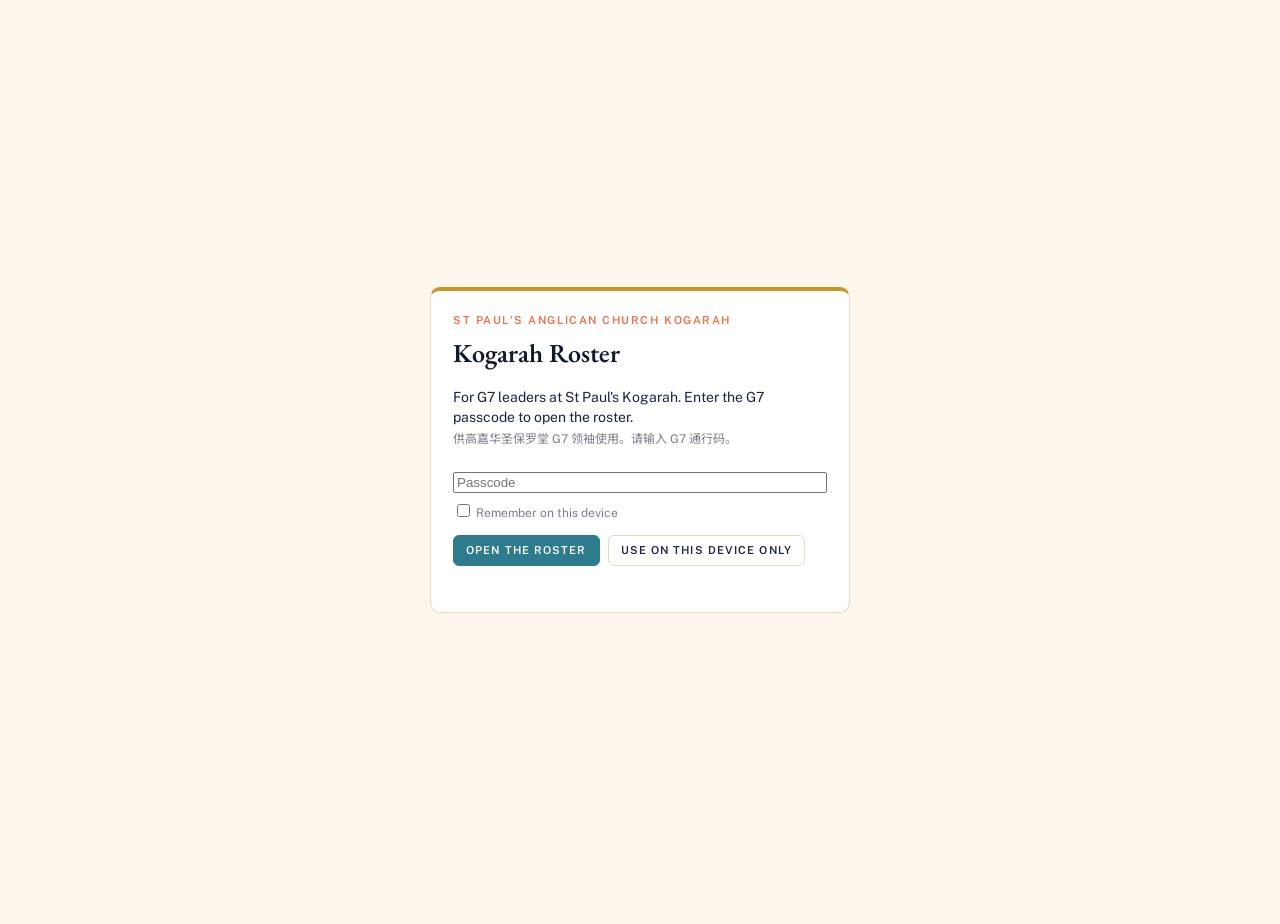
<file: roster.html>
<!doctype html>
<html lang="en">
<head>
<meta charset="utf-8">
<meta name="viewport" content="width=device-width, initial-scale=1">
<title>Kogarah Roster — St Paul's Kogarah</title>
<link rel="icon" href="roster-icon.svg" type="image/svg+xml">
<link rel="icon" href="roster-icon-32.png" sizes="32x32" type="image/png">
<link rel="icon" href="roster-icon-16.png" sizes="16x16" type="image/png">
<link rel="icon" href="roster-icon-192.png" sizes="192x192" type="image/png">
<link rel="apple-touch-icon" href="roster-icon-180.png">
<meta name="apple-mobile-web-app-title" content="Roster">
<meta name="theme-color" content="#0E1A2B">
<meta name="robots" content="noindex, nofollow">
<script src="https://glorify.kogarah.church/shared/kog-shell.js" data-app="roster" data-z="101"></script>
<script src="g7-i18n.js"></script>
<script src="zh/roster.js"></script>
<link rel="preconnect" href="https://fonts.googleapis.com">
<link href="https://fonts.googleapis.com/css2?family=Public+Sans:wght@400;600;700&family=Noto+Sans+SC:wght@400;600&family=EB+Garamond:wght@500;600&display=swap" rel="stylesheet">
<style>
/* St Paul's June booklet palette, set out as in the Term Diary */
:root{
  --ground:#FDF6EC; --surface:#FFFFFF; --ink:#1B2440; --navy:#2C3E50; --night:#0E1A2B;
  --teal:#2D7B8C; --coral:#E8714A; --gold:#C8962E; --gold2:#D4A253; --line:#E6D9C3; --faint:#7A7F8C;
  --tint:#FBF8F2; --coralTint:#FBE3D9; --tealTint:#DCEEF1; --goldTint:#F5E9CF;
}
*{box-sizing:border-box}
html,body{margin:0}
body{background:var(--ground);color:var(--ink);font:14px/1.45 "Public Sans","Noto Sans SC",-apple-system,"Segoe UI",sans-serif}
.wrap{max-width:1400px;margin:0 auto;padding:22px 16px 60px}
.eyebrow{font-size:11px;letter-spacing:.14em;text-transform:uppercase;color:var(--coral);font-weight:600}
h1{font-family:"Palatino Linotype","Book Antiqua",Palatino,"EB Garamond",serif;font-weight:600;font-size:40px;line-height:1.1;margin:6px 0 8px;color:var(--night)}
.lede{font-family:"Palatino Linotype","Book Antiqua",Palatino,"EB Garamond",serif;font-style:italic;font-size:17px;color:var(--navy);max-width:760px;margin:0 0 14px}
.nav{display:flex;flex-wrap:wrap;gap:8px;margin:10px 0 14px}
.nav a,.btn{display:inline-flex;align-items:center;gap:7px;border:1px solid var(--line);background:var(--surface);color:var(--ink);text-decoration:none;
  font:600 11px/1 "Public Sans",sans-serif;letter-spacing:.1em;text-transform:uppercase;padding:9px 12px;border-radius:6px;cursor:pointer}
.nav a:hover,.btn:hover{border-color:var(--teal);color:var(--teal)}
.nav a.here{background:var(--night);color:#F5EAD4;border-color:var(--night)}
.btn.primary{background:var(--teal);color:#fff;border-color:var(--teal)}
.btn.primary:hover{background:#246878;color:#fff}
.btn.tim{background:var(--coral);color:#fff;border-color:var(--coral)}
.btn.tim:hover{background:#d4603b;color:#fff}
.btn:disabled{opacity:.5;cursor:default}
.bar{display:flex;flex-wrap:wrap;gap:8px;align-items:center;border-top:2px solid var(--gold);border-bottom:1px solid var(--line);padding:10px 0;margin:6px 0 14px}
.bar .sp{flex:1}
.pill{font-size:11px;letter-spacing:.08em;text-transform:uppercase;color:var(--faint)}
.pill b{color:var(--teal)}
select,input[type=date],input[type=text],textarea{font:inherit;border:1px solid var(--line);border-radius:6px;padding:7px 9px;background:#fff;color:var(--ink)}
.banner{border-left:4px solid var(--gold);background:var(--goldTint);padding:10px 12px;border-radius:4px;margin:0 0 12px;font-size:13px}
.banner.warn{border-color:var(--coral);background:var(--coralTint)}
.banner.ok{border-color:var(--teal);background:var(--tealTint)}
h2{font-family:"Palatino Linotype","Book Antiqua",Palatino,"EB Garamond",serif;font-weight:600;font-size:26px;margin:26px 0 8px;color:var(--night)}
h3{font-size:12px;letter-spacing:.12em;text-transform:uppercase;color:var(--teal);margin:18px 0 6px}
/* grid */
.gridwrap{overflow:auto;border:1px solid var(--line);border-radius:8px;background:#fff;max-height:78vh}
table.grid{border-collapse:separate;border-spacing:0;min-width:100%}
.grid th,.grid td{border-right:1px solid var(--line);border-bottom:1px solid var(--line);vertical-align:top;padding:6px 8px;font-size:12.5px}
.grid thead th{position:sticky;top:0;z-index:3;background:var(--teal);color:#fff;font-size:12px;letter-spacing:.06em;text-align:left;min-width:150px;cursor:pointer}
.grid thead th.comb{background:var(--coral)}
.grid thead th.none{background:var(--gold)}
.grid thead th small{display:block;font-weight:400;opacity:.9;letter-spacing:0;text-transform:none}
.grid th.role{position:sticky;left:0;z-index:2;background:var(--ground);color:var(--navy);font-weight:700;min-width:170px;max-width:190px;text-align:left}
.grid thead th.role{z-index:4;background:var(--night);color:#F5EAD4}
.grid tr.meta td{background:var(--tint);font-weight:600}
.grid td{min-width:150px;max-width:230px;white-space:pre-wrap;position:relative}
.grid td .cv{min-height:18px;outline:none}
.grid td:focus-within{outline:2px solid var(--teal);outline-offset:-2px;background:#F3FAFB}
.grid td.ro{color:var(--faint);background:#FAFAF7}
.grid td.todo{color:var(--coral)}
.grid td.clash{box-shadow:inset 0 0 0 2px var(--coral)}
.grid td.locked::after{content:"🔒";position:absolute;right:3px;top:2px;font-size:10px;opacity:.75}
.grid td.timnew{background:#FFF4E8}
.grid td.empty{background:#fff}
.lockbtn{position:absolute;right:2px;bottom:2px;border:0;background:none;font-size:10px;cursor:pointer;opacity:0;padding:2px}
.grid td:hover .lockbtn,.grid td:focus-within .lockbtn{opacity:.8}
/* panels */
.two{display:grid;grid-template-columns:1fr 1fr;gap:18px}
@media(max-width:820px){.two{grid-template-columns:1fr} h1{font-size:32px}}
.card{background:#fff;border:1px solid var(--line);border-radius:8px;padding:12px 14px}
.card ul{margin:6px 0;padding-left:18px}
.card li{margin:3px 0}
.edit{white-space:pre-wrap}
.edit[contenteditable=true]:focus{outline:2px solid var(--teal);border-radius:3px}
table.std{border-collapse:collapse;width:100%;font-size:12.5px}
.std th,.std td{border-bottom:1px solid var(--line);padding:5px 6px;text-align:left;vertical-align:top}
.std th{background:var(--navy);color:#fff;font-size:11px;letter-spacing:.08em;text-transform:uppercase}
.std td:first-child{font-weight:700;color:var(--navy);background:var(--tint);width:24%}
.std td.vac{color:var(--coral)}
.warnlist{list-style:none;padding:0;margin:0}
.warnlist li{display:flex;gap:8px;align-items:flex-start;border-bottom:1px solid var(--line);padding:6px 0;font-size:13px}
.warnlist .src{flex:0 0 auto;font-size:10px;letter-spacing:.1em;text-transform:uppercase;border-radius:3px;padding:2px 6px;color:#fff;background:var(--teal)}
.warnlist .src.pg{background:var(--gold)}
.warnlist .src.ro{background:var(--coral)}
.warnlist .msg{flex:1}
.warnlist button{font-size:11px}
/* dialogs */
dialog{border:0;border-radius:10px;padding:0;max-width:min(860px,94vw);width:100%;box-shadow:0 20px 60px rgba(0,0,0,.3)}
dialog::backdrop{background:rgba(14,26,43,.55)}
.dh{background:var(--night);color:#F5EAD4;padding:14px 18px;font-family:"Palatino Linotype",Palatino,"EB Garamond",serif;font-size:22px}
.db{padding:16px 18px;max-height:70vh;overflow:auto}
.df{padding:12px 18px;border-top:1px solid var(--line);display:flex;gap:8px;justify-content:flex-end;flex-wrap:wrap}
.db label{display:block;font-size:12px;font-weight:600;color:var(--navy);margin:10px 0 4px}
.db textarea{width:100%;min-height:70px}
.rolegrid{display:grid;grid-template-columns:repeat(auto-fill,minmax(250px,1fr));gap:10px}
.small{font-size:12px;color:var(--faint)}
/* gate */
.gate{position:fixed;inset:0;z-index:100;background:var(--ground);display:flex;align-items:center;justify-content:center;padding:20px}
.gate-card{max-width:420px;width:100%;background:#fff;border:1px solid var(--line);border-top:4px solid var(--gold);border-radius:10px;padding:22px}
.gate-card h2{margin:6px 0 8px}
.gate-card input[type=password]{width:100%;margin:10px 0 8px}
.gate-err{color:var(--coral);font-size:13px;min-height:18px;margin-top:6px}
.hidden{display:none!important}
.foot{margin-top:40px;border-top:1px solid var(--line);padding-top:12px;font-size:11px;letter-spacing:.12em;text-transform:uppercase;color:var(--faint);display:flex;justify-content:space-between;flex-wrap:wrap;gap:8px}
.toast{position:fixed;bottom:18px;left:50%;transform:translateX(-50%);background:var(--night);color:#F5EAD4;padding:10px 16px;border-radius:8px;font-size:13px;z-index:200;opacity:0;transition:opacity .2s;pointer-events:none}
.toast.on{opacity:1}
html[lang^="zh"] .zh-dup{display:none}
@media print{#kog-shell,.nav,.bar,.noprint,.gate{display:none!important}.gridwrap{max-height:none;overflow:visible}}
</style>
</head>
<body>

<div class="gate" id="gate">
  <div class="gate-card">
    <div class="eyebrow">St Paul's Anglican Church Kogarah</div>
    <h2>Kogarah Roster</h2>
    <p>For G7 leaders at St Paul's Kogarah. Enter the G7 passcode to open the roster.<span class="small zh-dup"><br>供高嘉华圣保罗堂 G7 领袖使用。请输入 G7 通行码。</span></p>
    <input type="password" id="gatePw" placeholder="Passcode" autocomplete="current-password" aria-label="Passcode">
    <label class="small"><input type="checkbox" id="gateRemember"> Remember on this device</label>
    <div style="display:flex;gap:8px;margin-top:12px;flex-wrap:wrap">
      <button class="btn primary" id="gateBtn" type="button">Open the roster</button>
      <button class="btn" id="gateLocal" type="button" title="Keeps everything in this browser only">Use on this device only</button>
    </div>
    <div class="gate-err" id="gateErr" role="alert"></div>
  </div>
</div>

<div class="wrap">
  <div class="eyebrow">St Paul's Anglican Church Kogarah · 57 Princes Highway</div>
  <h1>Kogarah Roster</h1>
  <p class="lede" id="lede">Every Sunday's roster in one place. Click any cell to change it; Tim can fill the gaps, and the roster exports to Word, Excel and CSV for the Administrator.</p>
  <nav class="nav">
    <a href="index.html"><span>◻</span>G7 Kanban Board</a>
    <a href="cycle.html"><span>◎</span>KOGCycle</a>
    <a href="calendar.html"><span>▤</span>Term Diary</a>
    <a href="planner.html"><span>▦</span>Year Planner</a>
    <a href="roster.html" class="here"><span>☷</span>Roster</a>
    <a href="https://glorify.kogarah.church/"><span>♫</span>Praise &amp; Glorify Music</a>
  </nav>

  <div class="bar noprint">
    <button class="btn tim" id="bTim" type="button">✦ Tim assigns</button>
    <span class="sp"></span>
    <label class="pill" for="fMonth">Show</label>
    <select id="fMonth"></select>
    <button class="btn" id="bAddDate" type="button">+ Date</button>
    <button class="btn" id="bPeople" type="button">People &amp; rules</button>
    <button class="btn" id="bCsv" type="button">CSV</button>
    <button class="btn" id="bXlsx" type="button">Excel</button>
    <button class="btn" id="bB44" type="button" title="Excel file laid out for the church management system (spck1869.app). Exports the dates shown.">Base44</button>
    <button class="btn" id="bDocx" type="button">Word</button>
    <button class="btn" id="bSent" type="button" title="Records what the Administrator has, so the next export lists only the changes">Mark as sent</button>
    <button class="btn" id="bImport" type="button">Import</button>
    <button class="btn" id="bLock" type="button">⚿ Lock</button>
    <span class="pill" id="sync">Not loaded</span>
  </div>

  <div id="modeBanner"></div>
  <div id="statusBanner" aria-live="polite"></div>
  <div id="emptyState" class="banner hidden">No roster yet. Use <b>Import</b> to load the roster file Tim prepared (kept in OneDrive, never on this public page), or <b>+ Date</b> to start from scratch.</div>

  <div class="gridwrap" id="gridwrap"><table class="grid" id="grid"></table></div>
  <p class="small noprint">Coral dates are combined services, teal are parallel, gold have no roles. 🔒 marks a cell you set by hand; Tim never changes it. Cells in orange were filled by Tim and not yet saved over.</p>

  <h2>Alignment</h2>
  <p class="small">Checked against the Year Planner and Term Diary (shared store), Praise &amp; Glorify's song sets, and the roster itself.</p>
  <div class="card"><ul class="warnlist" id="warns"><li>Loading…</li></ul></div>

  <div class="two">
    <div>
      <h2>Standing roles</h2>
      <div class="card"><table class="std" id="std"></table></div>
    </div>
    <div>
      <h2>Every week</h2>
      <div class="card">
        <h3>Announcements</h3><ol id="wAnn" class="edit"></ol>
        <h3>Prayer points</h3><ul id="wPray" class="edit"></ul>
        <p class="small">Click to edit. One item per line.</p>
      </div>
      <h2>Notes</h2>
      <div class="card"><ul id="notes" class="edit"></ul></div>
    </div>
  </div>

  <div class="foot"><span>God gathers us to build his house of prayer</span><span id="footState">Roster</span></div>
</div>

<!-- Tim assigns -->
<dialog id="dTim">
  <div class="dh">Tim assigns</div>
  <div class="db">
    <p>Tim fills the roster from the people and rules you've set, keeping everyone's load even and never putting one person in two places in the same service.</p>
    <label>From</label><select id="tFrom"></select>
    <label>To</label><select id="tTo"></select>
    <label>What to fill</label>
    <div><label style="font-weight:400"><input type="radio" name="tMode" value="blanks" checked> Empty cells only (keeps everything already there)</label>
    <label style="font-weight:400"><input type="radio" name="tMode" value="unlocked"> Everything not locked 🔒 (re-rolls Tim's earlier choices)</label></div>
    <div id="tPreview" class="small" style="margin-top:10px"></div>
  </div>
  <div class="df"><button class="btn" value="cancel" id="tCancel" type="button">Cancel</button><button class="btn tim" id="tGo" type="button">✦ Assign</button></div>
</dialog>

<!-- People and rules -->
<dialog id="dPeople">
  <div class="dh">People &amp; rules</div>
  <div class="db">
    <p class="small">One name per line. Use the same spelling everywhere so the Administrator's records match (for example "Jiawu Chen 陈家戊"). Names live in the shared store behind the passcode, not on this page.</p>
    <div class="rolegrid" id="pRoles"></div>
    <label>Away (one per line: Name | from yyyy-mm-dd | to yyyy-mm-dd | note)</label>
    <textarea id="pAway"></textarea>
    <label>Fixed assignments (one per line: role key | Name | week of month 1-5 | note)</label>
    <textarea id="pFixed"></textarea>
    <p class="small">Role keys: <span id="pKeys"></span></p>
  </div>
  <div class="df"><button class="btn" id="pCancel" type="button">Cancel</button><button class="btn primary" id="pSave" type="button">Save</button></div>
</dialog>

<!-- Date header menu -->
<dialog id="dDay">
  <div class="dh" id="dayTitle">Date</div>
  <div class="db">
    <label>Date</label><input type="date" id="dyDate">
    <label>Service type (include "Combined" or "Parallel")</label><input type="text" id="dyType" style="width:100%">
    <label>Church calendar</label><input type="text" id="dyCal" style="width:100%">
    <label>Bible passage</label><input type="text" id="dyPassage" style="width:100%">
    <label>Preacher</label><input type="text" id="dyPreacher" style="width:100%">
    <label>Sermon language</label><select id="dyLang"><option>Eng</option><option>Chn</option><option value="">(none)</option></select>
    <div style="margin-top:10px">
      <label style="font-weight:400"><input type="checkbox" id="dyFest"> Festival service (larger music team)</label>
      <label style="font-weight:400"><input type="checkbox" id="dyOut"> Outreach Sunday (extra visitor receivers)</label>
      <label style="font-weight:400"><input type="checkbox" id="dyNone"> No roles this day (for example a drama)</label>
    </div>
  </div>
  <div class="df"><button class="btn" id="dyDel" type="button" style="margin-right:auto;color:var(--coral)">Remove date</button><button class="btn" id="dyCancel" type="button">Cancel</button><button class="btn primary" id="dySave" type="button">Save</button></div>
</dialog>

<input type="file" id="fileIn" accept=".json,application/json" class="hidden">
<div class="toast" id="toast"></div>

<script>
"use strict";
/* =====================================================================
   Kogarah Roster. Same shared store as the Term Diary and Year Planner
   (g7_planner, passcode-checked functions). Roster documents:
     roster/_config   people, roles, rules, standing roles, weekly lists
     roster/<date>    one per service date (cells, locks, notices)
     roster/_sent     what the Administrator last received (for "What changed")
   No member names are written into this page; they come from the store.
   ===================================================================== */
const PAGE_VERSION = "1.2 (31 Oct 2026)";
let SB = null, PASS = null, MODE = "none";             // MODE: shared | local
const LOCAL_KEY = "kogroster.local.v1";
const store = { docs: new Map(), loaded: false, stamp: null };
let CFG = null;           // roster/_config data
let DAYS = [];            // sorted roster day docs
let BASE_DAYS = [];       // Term Diary base days (from calendar.html)
let PG = null;            // Praise & Glorify data
let FILTER = "all";
const TIMNEW = new Set(); // "date|key" filled by Tim this session

const $ = s => document.querySelector(s);
const esc = s => String(s ?? "").replace(/[&<>"]/g, c => ({"&":"&amp;","<":"&lt;",">":"&gt;",'"':"&quot;"}[c]));
function toast(t){ const el = $("#toast"); el.textContent = t; el.classList.add("on"); clearTimeout(toast._t); toast._t = setTimeout(() => el.classList.remove("on"), 2600); }
function pill(t){ $("#sync").textContent = t; }

/* ---------- display rows ---------- */
const ROWS = [
  { k:"type", label:"Service Type", meta:1 },
  { k:"cal", label:"Church Calendar", meta:1 },
  { k:"passage", label:"Bible Passage", meta:1 },
  { k:"preacher", label:"Preacher (Lang)", meta:1 },
  { k:"hostEn" }, { k:"hostCn" }, { k:"trans" },
  { k:"tp", label:"Translation Plan", auto:1 },
  { k:"desk" }, { k:"musEn" },
  { k:"songsEn", label:"Songs En", pg:1 },
  { k:"musCn" },
  { k:"songsCn", label:"Songs Cn", pg:1 },
  { k:"bibEn" }, { k:"bibCn" }, { k:"prEn" }, { k:"prCn" },
  { k:"ann", label:"Announcements (this week)", text:1 },
  { k:"pray", label:"Prayer Points (this week)", text:1 },
  { k:"meet", label:"Meet and Greet", derived:"hostEn" },
  { k:"memory" }, { k:"interview" }, { k:"av" }, { k:"avChn" }, { k:"chairs" }, { k:"welcome" }, { k:"tea" },
];
const EXPORT_ROLES = ["preacher","hostEn","meet","hostCn","trans","desk","musEn","musCn","bibEn","bibCn","prEn","prCn","memory","interview","av","avChn","chairs","welcome","tea"];
function roleCfg(k){ return (CFG?.roles || []).find(r => r.k === k); }
const DEFAULT_LABELS = { hostEn:"Host En", hostCn:"Host Cn", trans:"Translator", desk:"Translation Desk", musEn:"Musicians En", musCn:"Musicians Cn", bibEn:"Bible Reading En", bibCn:"Bible Reading Cn", prEn:"Prayer En", prCn:"Prayer Cn", memory:"Memory Verse / drama", interview:"Interview (after sermon)", av:"AV En", avChn:"AV and Setup Chn", chairs:"SPCC Hall Chairs Put Back", welcome:"Welcome Collection Roll", tea:"Sunday Morning Tea" };
function rowLabel(r){ return r.label || roleCfg(r.k)?.label || DEFAULT_LABELS[r.k] || r.k; }

/* ---------- dates ---------- */
const MON = ["Jan","Feb","Mar","Apr","May","Jun","Jul","Aug","Sep","Oct","Nov","Dec"];
const MONTHS = ["January","February","March","April","May","June","July","August","September","October","November","December"];
function dmy(d){ const [y,m,dd] = d.split("-"); return dd + "/" + m; }
function dayName(d){ return ["Sun","Mon","Tue","Wed","Thu","Fri","Sat"][new Date(d + "T00:00:00").getDay()]; }
function weekOfMonth(d){ return Math.ceil(+d.slice(8,10) / 7); }
function isSunday(d){ return new Date(d + "T00:00:00").getDay() === 0; }
function isComb(day){ return /combined/i.test(day.type || ""); }

/* ---------- shared store ---------- */
async function findSB(){
  try {
    const t = await fetch("calendar.html", { cache: "no-store" }).then(r => r.ok ? r.text() : "");
    const m = t.match(/const\s+SB\s*=\s*\{\s*url\s*:\s*["']([^"']+)["']\s*,\s*key\s*:\s*["']([^"']+)["']/);
    if (m) SB = { url: m[1], key: m[2] };
    BASE_DAYS = extractBaseDays(t);
  } catch (e) { /* offline or opened as a file */ }
}
function extractBaseDays(src){
  try {
    const i = src.search(/BASE_DAYS\s*=\s*\[/); if (i < 0) return [];
    let j = src.indexOf("[", i), depth = 0, q = null;
    for (let k = j; k < src.length; k++) {
      const c = src[k];
      if (q) { if (c === "\\") { k++; continue; } if (c === q) q = null; continue; }
      if (c === '"' || c === "'" || c === "`") { q = c; continue; }
      if (c === "[") depth++; else if (c === "]") { depth--; if (depth === 0) { return (new Function("return " + src.slice(j, k + 1)))(); } }
    }
  } catch (e) {}
  return [];
}
async function rpc(fn, body){
  const ctl = new AbortController(); const tm = setTimeout(() => ctl.abort(), 20000);
  let r;
  try { r = await fetch(SB.url + "/rest/v1/rpc/" + fn, { method:"POST", headers:{ apikey: SB.key, "Content-Type":"application/json" }, body: JSON.stringify(body), signal: ctl.signal }); }
  catch (e) { const er = new Error(e.name === "AbortError" ? "The shared store did not answer within 20 seconds." : "Could not reach the shared store (" + e.message + ")."); er.code = "unavailable"; throw er; }
  finally { clearTimeout(tm); }
  const txt = await r.text();
  if (!r.ok) { const e = new Error(txt || ("HTTP " + r.status)); e.code = /unauthorized/i.test(txt) ? "unauthorized" : "unavailable"; throw e; }
  return txt ? JSON.parse(txt) : null;
}
/* If the shared store only accepts the planner's own sections, roster and team
   documents are kept in the "diary" section with ids like "roster~2026-12-06"
   and "people~teams". The Term Diary ignores diary ids that aren't events. */
const FALLBACK = "diary";
function applyRemote(res){
  const m = new Map();
  (res?.docs || []).forEach(d => {
    if (d.coll === FALLBACK && /^(roster|people)~/.test(d.id)) { const i = d.id.indexOf("~"); const k = d.id.slice(0, i) + "/" + d.id.slice(i + 1); if (!m.has(k)) m.set(k, d.data); }
    else m.set(d.coll + "/" + d.id, d.data);
  });
  store.docs = m; store.stamp = res?.stamp; store.loaded = true;
}
function localLoad(){
  try { const j = JSON.parse(localStorage.getItem(LOCAL_KEY) || "{}"); store.docs = new Map(Object.entries(j)); } catch (e) { store.docs = new Map(); }
  store.loaded = true;
}
function localPersist(){ try { localStorage.setItem(LOCAL_KEY, JSON.stringify(Object.fromEntries([...store.docs].filter(([k]) => k.startsWith("roster/"))))); } catch (e) { toast("This browser would not save the roster."); } }
let USE_FALLBACK = false;
async function putDoc(coll, id, data){
  if (!USE_FALLBACK) {
    try { await rpc("save_planner_doc", { pass: PASS, p_coll: coll, p_id: id, p_data: data, mode: "set" }); return; }
    catch (e) { if (e.code === "unauthorized") throw e; if (/did not answer|Could not reach/.test(e.message)) throw e; USE_FALLBACK = true; }
  }
  await rpc("save_planner_doc", { pass: PASS, p_coll: FALLBACK, p_id: coll + "~" + id, p_data: data, mode: "set" });
}
function status(msg, kind){
  const b = $("#statusBanner"); if (!b) return;
  if (!msg) { b.innerHTML = ""; return; }
  b.innerHTML = `<div class="banner ${kind || ""}">${esc(msg)} <button class="btn" type="button" onclick="this.parentNode.remove()" style="margin-left:8px">OK</button></div>`;
}
async function saveDoc(id, data){
  store.docs.set("roster/" + id, data);
  if (MODE === "local") { localPersist(); return true; }
  pill("Saving…");
  try { await putDoc("roster", id, data); pill("Shared · everyone sees your edits"); return true; }
  catch (e) {
    if (e.code === "unauthorized") { lockNow(); return false; }
    pill("Not saved"); localPersist();
    status("Not saved to the shared store: " + (e.message || "error").slice(0, 160) + " A copy is kept on this device.", "warn");
    return false;
  }
}
async function saveMany(items){ // [{id,data}]
  items.forEach(it => store.docs.set("roster/" + it.id, it.data));
  if (MODE === "local") { localPersist(); return true; }
  pill("Saving…");
  let done = 0;
  for (const it of items) {
    try { await putDoc("roster", it.id, it.data); done++; pill("Saving… " + done + " of " + items.length); }
    catch (e) {
      if (e.code === "unauthorized") { lockNow(); return false; }
      localPersist(); pill("Not saved");
      status(`Saved ${done} of ${items.length}. The shared store said: ${(e.message || "error").slice(0, 160)}`, "warn");
      return false;
    }
  }
  pill("Shared · everyone sees your edits"); return true;
}
async function deleteDoc(id){
  store.docs.delete("roster/" + id);
  if (MODE === "local") { localPersist(); return; }
  try { await rpc("delete_planner_doc", { pass: PASS, p_coll: "roster", p_id: id }); } catch (e) {}
  try { await rpc("delete_planner_doc", { pass: PASS, p_coll: FALLBACK, p_id: "roster~" + id }); } catch (e) {}
}
async function pull(){
  if (MODE !== "shared" || document.activeElement?.isContentEditable) return;
  try { const res = await rpc("get_planner", { pass: PASS }); if (res?.stamp !== store.stamp) { applyRemote(res); readStore(); render(); } pill("Shared · everyone sees your edits"); }
  catch (e) { if (e.code === "unauthorized") return lockNow(); pill("Offline · showing the last copy"); }
}

/* ---------- gate ---------- */
function getSavedPass(){ try { return localStorage.getItem("g7_pass") || sessionStorage.getItem("g7_roster_pass"); } catch (e) { return null; } }
async function gateUnlock(pw, remember){
  const err = $("#gateErr"); err.textContent = "";
  if (!SB) { err.textContent = "Could not find the shared store from here. Open this page on the G7 site, or use it on this device only."; return; }
  if (!pw) { err.textContent = "Enter the passcode."; return; }
  $("#gateBtn").disabled = true; $("#gateBtn").textContent = "Checking…";
  try {
    const res = await rpc("get_planner", { pass: pw });
    PASS = pw; MODE = "shared"; applyRemote(res);
    try { if (remember) localStorage.setItem("g7_pass", pw); else sessionStorage.setItem("g7_roster_pass", pw); } catch (e) {}
    $("#gate").classList.add("hidden"); start();
  } catch (e) {
    err.textContent = e.code === "unauthorized" ? "Incorrect passcode. Please try again." : "Could not reach the roster. Check the connection.";
  } finally { $("#gateBtn").disabled = false; $("#gateBtn").textContent = "Open the roster"; }
}
function useLocal(){ MODE = "local"; localLoad(); $("#gate").classList.add("hidden"); start(); }
function lockNow(){
  try { localStorage.removeItem("g7_pass"); sessionStorage.removeItem("g7_roster_pass"); } catch (e) {}
  PASS = null; MODE = "none"; store.docs = new Map(); CFG = null; DAYS = [];
  $("#grid").innerHTML = ""; $("#gate").classList.remove("hidden");
}

/* ---------- reading the store ---------- */
function readStore(){
  CFG = store.docs.get("roster/_config") || null;
  DAYS = [...store.docs].filter(([k]) => /^roster\/\d{4}-\d\d-\d\d$/.test(k)).map(([, v]) => v).sort((a, b) => a.d.localeCompare(b.d));
}
function plannerDay(d){
  const base = BASE_DAYS.find(x => x.d === d) || null;
  const doc = store.docs.get("services/" + d) || null;
  if (!base && !doc) return null;
  return Object.assign({}, base || {}, doc || {});
}

/* ---------- cell values ---------- */
function cellVal(day, k){
  if (k === "type" || k === "cal" || k === "passage") return day[k] || "";
  if (k === "preacher") return day.noRoles ? "" : (day.preacher ? day.preacher + (day.lang ? " (" + day.lang + ")" : "") : "");
  if (day.noRoles) return "";
  if (k === "ann") return day.ann ? "4. " + day.ann + (day.g7 ? "\n5. Thank God for the " + day.g7[0] + " team: " + day.g7[1] : "") : "";
  if (k === "pray") return (day.pray || []).map(p => "• " + p).join("\n");
  if (k === "meet") return day.cells?.hostEn || "";
  if (k === "tp") return day.cells?.tp || autoTP(day);
  if (k === "songsEn" || k === "songsCn") return day.cells?.[k] || pgSongs(day.d, k === "songsEn" ? "en" : "cn") || (k === "songsCn" && isComb(day) ? "(Combined)" : "Music team to fill");
  return day.cells?.[k] || "";
}
function autoTP(day){
  if (day.noRoles) return "";
  const extra = day.outreach ? " Outreach Sunday: extra visitor receivers ready." : "";
  if (isComb(day)) return (day.lang === "Chn" ? "COMBINED: Jerry preaches Mandarin, so live interpreter to ENGLISH on Auracast." : "COMBINED: live interpreter to Mandarin on Auracast.") + extra;
  return (day.lang === "Chn" ? "PARALLEL: sermon relay, live English voice." : "PARALLEL: sermon relay, live Chinese voice.") + extra;
}
function people(v){
  if (!v || /^\(|TBC|to fill|to confirm/i.test(v)) return [];
  return v.split(/[,\n]/).map(s => s.trim()).filter(Boolean);
}
function personKey(n){ // compare "Range Zhu 朱仁杰" with "Range" or "朱仁杰"
  return String(n).toLowerCase().replace(/\(.*?\)/g, " ").replace(/\s+/g, " ").trim();
}
function samePerson(a, b){
  const A = personKey(a), B = personKey(b); if (!A || !B) return false;
  if (A === B) return true;
  const ta = A.split(" "), tb = B.split(" ");
  return ta.some(t => t.length > 1 && tb.includes(t)) && (ta.length === 1 || tb.length === 1 || ta[0] === tb[0]);
}

/* ---------- Praise & Glorify ---------- */
function loadPG(){
  return new Promise(res => {
    const s = document.createElement("script"); s.src = "https://glorify.kogarah.church/data.js";
    s.onload = () => { PG = window.PG || null; res(); }; s.onerror = () => res(); document.head.appendChild(s);
    setTimeout(res, 6000);
  });
}
function pgDay(d){ return PG?.SCHEDULE?.find(x => x.d === d) || null; }
function pgSongs(d, lang){
  const s = pgDay(d); if (!s || !(s[lang] || []).length) return "";
  const title = id => { const so = PG.SONGS?.find(x => x.id === id); return so ? so.en + (so.zh ? " " + so.zh : "") : id; };
  return s[lang].map((id, i) => (i + 1) + ". " + title(id)).join("\n");
}

/* ---------- render ---------- */
function visibleDays(){ return FILTER === "all" ? DAYS : DAYS.filter(d => d.d.slice(0, 7) === FILTER); }
function clashSet(day){
  const seen = new Map(), bad = new Set();
  (CFG?.roles || []).filter(r => !r.outside).forEach(r => people(day.cells?.[r.k]).forEach(p => {
    const hit = [...seen.keys()].find(q => samePerson(q, p));
    if (hit && seen.get(hit) !== r.k) { bad.add(r.k); bad.add(seen.get(hit)); } else seen.set(p, r.k);
  }));
  return bad;
}
function render(){
  $("#emptyState").classList.toggle("hidden", DAYS.length > 0);
  if (CFG?.title) { $("#lede").textContent = CFG.title + " · " + (CFG.service || "") + ". Click any cell to change it; Tim can fill the gaps, and the roster exports to Word, Excel and CSV for the Administrator."; }
  // month filter
  const months = [...new Set(DAYS.map(d => d.d.slice(0, 7)))];
  $("#fMonth").innerHTML = '<option value="all">All dates</option>' + months.map(m => `<option value="${m}" ${FILTER === m ? "selected" : ""}>${MONTHS[+m.slice(5) - 1]} ${m.slice(0, 4)}</option>`).join("");
  const vd = visibleDays();
  let h = '<thead><tr><th class="role">Role</th>';
  vd.forEach(d => { h += `<th class="${d.noRoles ? "none" : isComb(d) ? "comb" : ""}" data-day="${d.d}" title="Edit this date">${dayName(d.d)} ${dmy(d.d)}<small>${esc(d.cal || "")}</small></th>`; });
  h += "</tr></thead><tbody>";
  const clashes = Object.fromEntries(vd.map(d => [d.d, clashSet(d)]));
  ROWS.forEach(r => {
    h += `<tr class="${r.meta ? "meta" : ""}"><th class="role">${esc(rowLabel(r))}</th>`;
    vd.forEach(d => {
      const v = cellVal(d, r.k);
      const ro = r.derived || r.pg && !d.cells?.[r.k] && pgDay(d.d) || d.noRoles && r.k !== "type" || r.k === "preacher";
      const cls = [ro ? "ro" : "", /TBC|to fill|to confirm/i.test(v) ? "todo" : "", clashes[d.d].has(r.k) ? "clash" : "",
                   d.locked?.[r.k] ? "locked" : "", TIMNEW.has(d.d + "|" + r.k) ? "timnew" : ""].join(" ");
      h += `<td class="${cls}" data-d="${d.d}" data-k="${r.k}"><div class="cv" ${ro ? "" : 'contenteditable="true" spellcheck="false"'}>${esc(v)}</div>${!ro && roleCfg(r.k) ? '<button class="lockbtn" type="button" tabindex="-1" title="Lock or unlock for Tim">🔒</button>' : ""}</td>`;
    });
    h += "</tr>";
  });
  $("#grid").innerHTML = h + "</tbody>";
  renderPanels(); renderWarnings();
  $("#footState").textContent = (MODE === "shared" ? "Shared store" : "This device only") + " · " + DAYS.length + " dates · v" + PAGE_VERSION;
  $("#modeBanner").innerHTML = MODE === "local" ? '<div class="banner warn">Using this device only: changes stay in this browser. Open the roster on the G7 site with the passcode to share them.</div>' : "";
}
function renderPanels(){
  const std = CFG?.standing || [];
  $("#std").innerHTML = "<tr><th>Role</th><th>Serving</th><th>Vacant</th></tr>" + std.map((r, i) => `<tr><td>${esc(r[0])}</td><td class="edit" contenteditable="true" data-std="${i}" data-c="1">${esc(r[1])}</td><td class="edit vac" contenteditable="true" data-std="${i}" data-c="2">${esc(r[2])}</td></tr>`).join("");
  $("#wAnn").innerHTML = (CFG?.weeklyAnn || []).map(t => `<li>${esc(t)}</li>`).join("");
  $("#wPray").innerHTML = (CFG?.weeklyPray || []).map(t => `<li>${esc(t)}</li>`).join("");
  $("#notes").innerHTML = (CFG?.notes || []).map(t => `<li>${esc(t)}</li>`).join("");
  ["#wAnn", "#wPray", "#notes"].forEach(s => $(s).setAttribute("contenteditable", CFG ? "true" : "false"));
}

/* ---------- alignment ---------- */
function normPreacher(s){ s = String(s || "").toLowerCase(); if (/jerry/.test(s)) return "jerry"; if (/david|\bdy\b/.test(s)) return "david"; if (/stead|bishop/.test(s)) return "bishop"; if (/drama/.test(s)) return "drama"; return s.trim(); }
function normPassage(s){ return String(s || "").toLowerCase().replace(/[–—]/g, "-").replace(/\s+/g, "").replace(/[()]/g, ""); }
function renderWarnings(){
  const W = [];
  if (!CFG) { $("#warns").innerHTML = "<li>No roster loaded yet.</li>"; return; }
  const from = DAYS[0]?.d, to = DAYS[DAYS.length - 1]?.d;
  DAYS.forEach(day => {
    const p = plannerDay(day.d);
    if (p && !day.noRoles) {
      if (p.preacher && day.preacher && normPreacher(p.preacher) !== normPreacher(day.preacher) && !/confirm/i.test(p.preacher))
        W.push({ src:"Planner", d:day.d, msg:`Preacher: roster has ${day.preacher}, Year Planner / Term Diary has ${p.preacher}.`, fix:{ preacher: p.preacher } });
      if (p.passage && day.passage && normPassage(p.passage) !== normPassage(day.passage) && !/confirm/i.test(p.passage + day.passage))
        W.push({ src:"Planner", d:day.d, msg:`Passage: roster has ${day.passage}, Year Planner / Term Diary has ${p.passage}.`, fix:{ passage: p.passage } });
    }
    const g = pgDay(day.d);
    if (g && !day.noRoles) {
      const gc = /combined/i.test(g.type || ""), rc = isComb(day);
      if (gc !== rc) W.push({ src:"P&G", d:day.d, msg:`Service type: roster says ${rc ? "Combined" : "Parallel"}, Praise & Glorify says ${g.type}.` });
      if (g.passage && day.passage && normPassage(g.passage) !== normPassage(day.passage)) W.push({ src:"P&G", d:day.d, msg:`Passage: Praise & Glorify has ${g.passage}.` });
      const rm = people(day.cells?.musEn), gm = people(g.mEn);
      if (gm.length && rm.length && (gm.length !== rm.length || !gm.every(x => rm.some(y => samePerson(x, y)))))
        W.push({ src:"P&G", d:day.d, msg:`Musicians En: roster has ${rm.join(", ")}; Praise & Glorify has ${gm.join(", ")}.` });
    }
    if (!day.noRoles) {
      const c = clashSet(day); if (c.size) W.push({ src:"Roster", d:day.d, msg:"Same person in two roles: " + [...c].map(k => roleCfg(k)?.label || k).join(", ") + "." });
      (CFG.roles || []).filter(r => !r.outside && (r.pool || r.fixed)).forEach(r => {
        const v = day.cells?.[r.k] || ""; if (!v && !(r.parallelOnly && isComb(day))) W.push({ src:"Roster", d:day.d, msg:`${r.label} is empty.` });
      });
      (CFG.rules?.away || []).forEach(a => {
        if (day.d >= a.from && day.d <= a.to) (CFG.roles || []).forEach(r => { if (people(day.cells?.[r.k]).some(p => samePerson(p, a.person))) W.push({ src:"Roster", d:day.d, msg:`${a.person} is away (${a.note || "away"}) but is rostered on ${r.label}.` }); });
      });
    }
  });
  // dates the planner has that the roster doesn't
  const pdates = new Set([...BASE_DAYS.map(x => x.d), ...[...store.docs.keys()].filter(k => k.startsWith("services/")).map(k => k.slice(9))]);
  [...pdates].filter(d => from && d >= from && d <= to && !DAYS.find(x => x.d === d)).sort().forEach(d => {
    const p = plannerDay(d); if (p && (p.kind === "sunday" || isSunday(d))) W.push({ src:"Planner", d, msg:`The Year Planner / Term Diary has ${p.lit || "a service"} on this date; the roster doesn't.`, add:p });
  });
  if (!BASE_DAYS.length && MODE === "shared") W.unshift({ src:"Planner", d:"", msg:"Could not read the Term Diary's dates; only edits saved in the shared store were checked." });
  if (!PG) W.unshift({ src:"P&G", d:"", msg:"Could not reach Praise & Glorify, so songs and musicians weren't checked." });
  $("#warns").innerHTML = W.length ? W.map((w, i) => `<li><span class="src ${w.src === "P&G" ? "pg" : w.src === "Roster" ? "ro" : ""}">${w.src}</span><span class="msg">${w.d ? "<b>" + dayName(w.d) + " " + dmy(w.d) + "</b> · " : ""}${esc(w.msg)}</span>${w.fix ? `<button class="btn" data-fix="${i}">Use planner</button>` : w.add ? `<button class="btn" data-add="${i}">Add date</button>` : ""}</li>`).join("") : '<li>Everything lines up with the Year Planner, Term Diary and Praise &amp; Glorify.</li>';
  renderWarnings.list = W;
}

/* ---------- editing ---------- */
function dayOf(d){ return DAYS.find(x => x.d === d); }
async function commitCell(td){
  const d = td.dataset.d, k = td.dataset.k, day = dayOf(d); if (!day) return;
  const v = td.querySelector(".cv").innerText.replace(/\u00a0/g, " ").replace(/\n{3,}/g, "\n\n").trim();
  if (v === cellVal(day, k).trim()) return;
  if (k === "type" || k === "cal" || k === "passage") day[k] = v;
  else if (k === "ann") { const m = v.split(/\n?5\. Thank God for the /); day.ann = m[0].replace(/^4\.\s*/, ""); if (m[1]) { const i = m[1].indexOf(" team: "); day.g7 = i > 0 ? [m[1].slice(0, i), m[1].slice(i + 7)] : day.g7; } }
  else if (k === "pray") day.pray = v.split("\n").map(s => s.replace(/^[•\-*]\s*/, "").trim()).filter(Boolean);
  else { day.cells = day.cells || {}; day.cells[k] = v; day.locked = day.locked || {}; if (roleCfg(k)) day.locked[k] = !!v; TIMNEW.delete(d + "|" + k); }
  await saveDoc(d, day); render();
}
async function commitList(sel, field){
  if (!CFG) return;
  const items = [...$(sel).querySelectorAll("li")].map(li => li.innerText.trim()).filter(Boolean);
  const extra = $(sel).innerText.split("\n").map(s => s.trim()).filter(Boolean);
  CFG[field] = items.length >= extra.length ? items : extra;
  await saveDoc("_config", CFG); renderPanels();
}

/* ---------- Tim assigns ---------- */
function timAssign(fromD, toD, mode){
  const targets = DAYS.filter(d => d.d >= fromD && d.d <= toD && !d.noRoles);
  const roles = CFG.roles || [];
  const keep = (day, k) => mode === "blanks" ? !!(day.cells?.[k]) : !!(day.locked?.[k]);
  // load counts from everything Tim will not touch
  const roleUse = {}, use = {};
  const bump = (k, p) => { roleUse[k] = roleUse[k] || {}; roleUse[k][p] = (roleUse[k][p] || 0) + 1; use[p] = (use[p] || 0) + 1; };
  DAYS.forEach(day => roles.forEach(r => { if (targets.includes(day) && !keep(day, r.k)) return; people(day.cells?.[r.k]).forEach(p => bump(r.k, p)); }));
  let filled = 0;
  const altIndex = {};
  targets.forEach(day => {
    day.cells = day.cells || {};
    const comb = isComb(day);
    const busy = [];
    const isBusy = p => busy.some(b => samePerson(b, p));
    if (day.preacher) busy.push(day.preacher);
    (CFG.rules?.away || []).forEach(a => { if (day.d >= a.from && day.d <= a.to) busy.push(a.person); });
    roles.filter(r => !r.outside && keep(day, r.k)).forEach(r => people(day.cells[r.k]).forEach(p => busy.push(p)));
    // fixed rules first
    const fixedFor = {};
    (CFG.rules?.fixed || []).forEach(f => { if (isSunday(day.d) && weekOfMonth(day.d) === +f.week) { fixedFor[f.role] = f.person; } });
    Object.values(fixedFor).forEach(p => { if (!isBusy(p)) busy.push(p); });
    roles.forEach(r => {
      if (keep(day, r.k)) return;
      let val = "";
      if (fixedFor[r.k]) val = fixedFor[r.k];
      else if (r.fixed) { val = r.parallelOnly && comb ? (r.combinedText || "") : r.fixed; }
      else if (r.alternate) { altIndex[r.k] = (altIndex[r.k] ?? DAYS.indexOf(day)) ; val = r.alternate[DAYS.indexOf(day) % r.alternate.length]; }
      else if (r.pool) {
        const n = (day.festival && r.countFestival) || (comb && r.countCombined) || r.count || 1;
        const ru = roleUse[r.k] || {};
        const cand = r.pool.filter(p => !isBusy(p)).sort((a, b) => ((ru[a] || 0) - (ru[b] || 0)) || ((use[a] || 0) - (use[b] || 0)) || (r.pool.indexOf(a) - r.pool.indexOf(b)));
        const pick = cand.slice(0, n);
        val = [...(r.always || []), ...pick].join(", ") || "TBC";
        pick.forEach(p => bump(r.k, p));
      }
      if (!r.outside) people(val).forEach(p => busy.push(p));
      if (r.parallelOnly && !comb && r.fixed) busy.push(r.fixed);
      if ((day.cells[r.k] || "") !== val) { day.cells[r.k] = val; TIMNEW.add(day.d + "|" + r.k); filled++; }
    });
  });
  return { targets, filled };
}

/* ---------- exports ---------- */
function flatRows(){
  const rows = [];
  DAYS.forEach(day => {
    if (day.noRoles) return;
    const svc = isSunday(day.d) ? "9:15am Sunday" : (day.cal || day.type);
    EXPORT_ROLES.forEach(k => {
      const label = k === "preacher" ? "Preacher" : k === "meet" ? "Meet and Greet" : (roleCfg(k)?.label || k);
      const v = k === "preacher" ? day.preacher : k === "meet" ? day.cells?.hostEn : day.cells?.[k];
      people(v).forEach(p => rows.push({ date: day.d, day: dayName(day.d), service: svc, stype: isComb(day) ? "Combined" : "Parallel", role: label, person: p }));
    });
  });
  return rows;
}
function diffRows(){
  const sent = store.docs.get("roster/_sent");
  if (!sent?.rows) return null;
  const key = r => r.date + "|" + r.role;
  const group = rs => { const m = new Map(); rs.forEach(r => { const k = key(r); if (!m.has(k)) m.set(k, []); m.get(k).push(r.person); }); return m; };
  const A = group(sent.rows), B = group(flatRows()); const out = [];
  [...new Set([...A.keys(), ...B.keys()])].sort().forEach(k => {
    const a = (A.get(k) || []).slice().sort().join(", "), b = (B.get(k) || []).slice().sort().join(", ");
    if (a !== b) { const [d, role] = k.split("|"); out.push({ date: d, role, was: a || "(none)", now: b || "(none)" }); }
  });
  return { at: sent.at, rows: out };
}
function download(name, blob){ const a = document.createElement("a"); a.href = URL.createObjectURL(blob); a.download = name; document.body.appendChild(a); a.click(); setTimeout(() => { URL.revokeObjectURL(a.href); a.remove(); }, 1500); }
function fileStem(){ const a = DAYS[0]?.d, b = DAYS[DAYS.length - 1]?.d; return "Roster " + (a ? MON[+a.slice(5, 7) - 1] + " " + a.slice(0, 4) : "") + " - " + (b ? MON[+b.slice(5, 7) - 1] + " " + b.slice(0, 4) : ""); }
function auDate(d){ const [y, m, dd] = d.split("-"); return dd + "/" + m + "/" + y; }
function exportCSV(){
  const q = s => '"' + String(s ?? "").replace(/"/g, '""') + '"';
  const lines = [["Date","Day","Service","Service Type","Role","Person"].map(q).join(",")].concat(flatRows().map(r => [auDate(r.date), r.day, r.service, r.stype, r.role, r.person].map(q).join(",")));
  download(fileStem() + ".csv", new Blob(["﻿" + lines.join("\r\n")], { type: "text/csv;charset=utf-8" }));
}
function loadScript(src, globalName){
  return new Promise((res, rej) => { if (window[globalName]) return res(); const s = document.createElement("script"); s.src = src; s.onload = () => window[globalName] ? res() : rej(new Error("load")); s.onerror = () => rej(new Error("load")); document.head.appendChild(s); });
}
async function exportXLSX(){
  try { await loadScript("https://cdnjs.cloudflare.com/ajax/libs/xlsx/0.18.5/xlsx.full.min.js", "XLSX"); } catch (e) { return toast("Couldn't load the Excel tool. Check the connection."); }
  const wb = XLSX.utils.book_new();
  const diff = diffRows();
  const readme = [["St Paul's Kogarah: roster export"], [(CFG?.title || "") + " · exported " + new Date().toLocaleDateString("en-AU")], [],
    ["1. Assignments: one line per person per role per service (Date, Day, Service, Service Type, Role, Person)."],
    ["2. What changed: only the lines that differ from what was last marked as sent" + (diff ? " (" + new Date(diff.at).toLocaleDateString("en-AU") + ")." : ". Nothing has been marked as sent yet, so everything is new.")],
    ["3. Grid: the roster as people read it, one column per date."], [],
    ["This file contains members' names. Keep it in the St Paul's OneDrive and share it only with named people."]];
  XLSX.utils.book_append_sheet(wb, XLSX.utils.aoa_to_sheet(readme), "Read me");
  const fr = flatRows();
  const ws = XLSX.utils.aoa_to_sheet([["Date","Day","Service","Service Type","Role","Person"], ...fr.map(r => [new Date(r.date + "T00:00:00"), r.day, r.service, r.stype, r.role, r.person])], { cellDates: true, dateNF: "dd/mm/yyyy" });
  ws["!cols"] = [{ wch: 12 }, { wch: 6 }, { wch: 16 }, { wch: 13 }, { wch: 26 }, { wch: 28 }]; ws["!autofilter"] = { ref: "A1:F" + (fr.length + 1) };
  XLSX.utils.book_append_sheet(wb, ws, "Assignments");
  const ch = diff ? [["Date","Role","Was","Now"], ...diff.rows.map(r => [new Date(r.date + "T00:00:00"), r.role, r.was, r.now])] : [["First export: everything in Assignments is new. Use \"Mark as sent\" after giving it to the Administrator."]];
  if (diff && !diff.rows.length) ch.push(["No changes since it was last marked as sent."]);
  const wc = XLSX.utils.aoa_to_sheet(ch, { cellDates: true, dateNF: "dd/mm/yyyy" }); wc["!cols"] = [{ wch: 12 }, { wch: 26 }, { wch: 34 }, { wch: 34 }];
  XLSX.utils.book_append_sheet(wb, wc, "What changed");
  const g = [["Role", ...DAYS.map(d => dayName(d.d) + " " + dmy(d.d))], ...ROWS.map(r => [rowLabel(r), ...DAYS.map(d => cellVal(d, r.k))])];
  const wg = XLSX.utils.aoa_to_sheet(g); wg["!cols"] = [{ wch: 24 }, ...DAYS.map(() => ({ wch: 26 }))];
  XLSX.utils.book_append_sheet(wb, wg, "Grid");
  XLSX.writeFile(wb, fileStem() + ".xlsx");
}
/* ---------- Base44 export (church management system at spck1869.app) ----------
   Lays the roster out exactly as Base44's own "roster-new" export: sheet "Roster",
   one row per role, one column per date (YYYY-MM-DD). Names are rewritten to the
   spellings Base44 uses, and Chinese notices are filled from a phrase list; both
   lists live in the shared store (roster/_config → base44), never in this page. */
const B44_ROWS = ["Label","Chinese Church Notice","English Church Notice","Chinese Prayer Items","English Prayer Items","English Scripture","Chinese Scripture","English Songs","Chinese Songs","Church Notice","Prayer Points","Preacher En","Preacher Cn","Translator","Host En","Host Cn","Musicians En","New role","Bible Reader En","Bible Reader Cn","Prayer En","Prayer Cn","Welcome En","Welcome Cn / Collection / Count","Meet and Greet","Memory Verse / drama","Interview (after sermon)","AV En","SPCC Hall AV Setup","SPCC Hall Chairs Put Back","Sunday Morning Tea","SPCC Hall Table Chair Setup","Sunday Cn New Friends Lead","Sunday En New Friends Lead","Sunday Cn Sisters Bible Study","Sunday En Sisters Bible Study","KOG Primary","KOG Mini","KOG Youth","G7 Glorify Members","G7 Giftedness Members","G7 Governance Members","G7 Gregarious Members","Go Team Members","Glue Team Members","Grow Team Members"];
// Base44 candidate row -> standing-roles row in this roster
const B44_CAND = [["Church Notice"],["Prayer Points"],["Songs En"],["Songs Cn"],["Bible En"],["Bible Cn"],["Preacher En","Preach En"],["Preacher Cn","Preach Cn"],["Translator","Translator"],["Host En","Host En"],["Host Cn","Host Cn"],["Musicians En","Musicians En"],["New role"],["Musicians Cn","Musicians Cn"],["Bible Reader En","Bible Reading En"],["Bible Reader Cn","Bible Reader Cn"],["Prayer En","Prayer En"],["Prayer Cn","Prayer Cn"],["Welcome En"],["Welcome Cn / Collection / Count","Welcome / Collection / Count"],["Meet and Greet"],["Memory Verse / drama"],["Interview (after sermon)"],["AV En","AV En"],["SPCC Hall AV Setup","SPCC Hall AV Setup"],["SPCC Hall Chairs Put Back","SPCC Hall Chairs Put Back"],["Sunday Morning Tea","Sunday Morning Tea"],["SPCC Hall Table Chair Setup","SPCC Hall Table Chair Setup"],["Sunday Cn New Friends Lead","Sunday Cn New Friends Lead"],["Sunday En New Friends Lead","Sunday En New Friends Lead"],["Sunday Cn Sisters Bible Study","Sunday Cn Sisters Bible Study"],["Sunday En Sisters Bible Study","Sunday En Sisters Bible Study"],["KOG Primary","KOG Primary"],["KOG Mini","KOG Mini"],["KOG Youth","KOG Youth"],["G7 Glorify Members","Glorify Members"],["G7 Giftedness Members","Giftedness Members"],["G7 Governance Members","Governance Team Members"],["G7 Gregarious Members","Gregarious Team Members"],["Go Team Members","Go Team Members"],["Glue Team Members","Glue Team Members"],["Grow Team Members","Grow Team Members"]];
const B44_BOOKS = { "Luke":"路加福音", "John":"约翰福音", "Mark":"马可福音", "Matthew":"马太福音", "Acts":"使徒行传", "Romans":"罗马书", "Galatians":"加拉太书", "Ephesians":"以弗所书", "Philippians":"腓立比书", "Colossians":"歌罗西书", "Hebrews":"希伯来书", "James":"雅各书", "1 Peter":"彼得前书", "2 Peter":"彼得后书", "Revelation":"启示录", "Genesis":"创世记", "Exodus":"出埃及记", "Psalm":"诗篇", "Psalms":"诗篇", "Isaiah":"以赛亚书", "Philemon":"腓利门书", "Ruth":"路得记", "Jonah":"约拿书", "Daniel":"但以理书" };
function b44Cfg(){ return CFG?.base44 || {}; }
function b44Name(n){ n = String(n || "").trim(); return (b44Cfg().names || {})[n] || n; }
function b44Text(v){ v = String(v ?? "").trim(); return !v || /^\(combined\)$|^TBC\b|^music team to fill$|to confirm/i.test(v) ? "" : v; }
function b44People(v){
  if (!b44Text(v)) return "";
  const N = b44Cfg().names || {};
  return String(v).split(/\s*[,;\n]\s*/).filter(Boolean).map(p => { const a = p.match(/^(.*?) and (.*)$/); return a && N[a[1].trim()] ? b44Name(a[1]) + " and " + a[2] : b44Name(p); }).join(", ");
}
function b44Zh(block, miss){
  const Z = b44Cfg().zh || {}, T = b44Cfg().teams || {};
  return String(block || "").split("\n").map(s => s.trim()).filter(Boolean).map(line => {
    const t = line.match(/^5\. Thank God for the (\w+) team/);
    if (t) { if (T[t[1]]) return "5. " + T[t[1]]; miss.push(line); return ""; }
    const m = line.match(/^(\d\. |• )?(.*)$/), zh = Z[m[2]] || Z[m[2].replace(/: /, " — ")];
    if (zh) return (m[1] || "") + zh;
    miss.push(m[2]); return "";
  }).filter(Boolean).join("\n");
}
function b44Standing(label){ const r = (CFG?.standing || []).find(x => String(x[0] || "").trim().toLowerCase() === label.toLowerCase()); return r ? b44People(r[1]) : ""; }
function b44Scripture(p){ p = b44Text(p); const m = p.match(/^([1-3] \w+|\w+) (.+)$/); return m ? (B44_BOOKS[m[1]] || m[1]) + " " + m[2] : p; }
function b44Col(day, miss){
  const c = k => b44People(day.cells?.[k]);
  const ann = cellVal(day, "ann"), pray = cellVal(day, "pray"), pr = day.preacher ? b44Name(day.preacher) : "";
  return {
    "Label": b44Text(day.type),
    "Chinese Church Notice": b44Zh(ann, miss), "English Church Notice": ann,
    "Chinese Prayer Items": b44Zh(pray, miss), "English Prayer Items": pray,
    "English Scripture": b44Text(day.passage), "Chinese Scripture": b44Scripture(day.passage),
    "English Songs": b44Text(cellVal(day, "songsEn")), "Chinese Songs": b44Text(cellVal(day, "songsCn")),
    "Church Notice": ann, "Prayer Points": pray,
    "Preacher En": day.lang === "Chn" ? "" : pr, "Preacher Cn": day.lang === "Chn" ? pr : "",
    "Translator": c("trans"), "Host En": c("hostEn"), "Host Cn": c("hostCn"), "Musicians En": c("musEn"),
    "Bible Reader En": c("bibEn"), "Bible Reader Cn": c("bibCn"), "Prayer En": c("prEn"), "Prayer Cn": c("prCn"),
    "Welcome Cn / Collection / Count": c("welcome"), "Meet and Greet": c("hostEn"),
    "Memory Verse / drama": c("memory"), "Interview (after sermon)": c("interview"),
    "AV En": c("av"), "SPCC Hall AV Setup": c("avChn"), "SPCC Hall Chairs Put Back": c("chairs"), "Sunday Morning Tea": c("tea"),
    "SPCC Hall Table Chair Setup": b44Standing("SPCC Hall Table Chair Setup"),
    "Sunday Cn New Friends Lead": b44Standing("Sunday Cn New Friends Lead"),
    "Sunday En New Friends Lead": b44Standing("Sunday En New Friends Lead"),
    "Sunday Cn Sisters Bible Study": b44Standing("Sunday Cn Sisters Bible Study"),
  };
}
async function exportBase44(){
  const days = visibleDays().filter(d => !d.noRoles);
  if (!days.length) return toast("Nothing to export for these dates.");
  try { await loadScript("https://cdnjs.cloudflare.com/ajax/libs/xlsx/0.18.5/xlsx.full.min.js", "XLSX"); } catch (e) { return toast("Couldn't load the Excel tool. Check the connection."); }
  const miss = [], cols = days.map(d => b44Col(d, miss));
  const grid = [["Role", ...days.map(d => d.d)], ...B44_ROWS.map(r => [r, ...cols.map(c => c[r] || null)])];
  const wb = XLSX.utils.book_new();
  const ws = XLSX.utils.aoa_to_sheet(grid); ws["!cols"] = [{ wch: 30 }, ...days.map(() => ({ wch: 34 }))];
  XLSX.utils.book_append_sheet(wb, ws, "Roster");
  const cand = [["Role", "Candidates", "Notes"], ...B44_CAND.map(([b, s]) => { const r = s && (CFG?.standing || []).find(x => String(x[0] || "").trim().toLowerCase() === s.toLowerCase()); return [b, r ? b44People(r[1]) || null : null, r ? (String(r[2] || "").trim() || null) : null]; })];
  XLSX.utils.book_append_sheet(wb, XLSX.utils.aoa_to_sheet(cand), "Candidates");
  const a = days[0].d, b = days[days.length - 1].d;
  XLSX.writeFile(wb, "Base44 roster import " + a + (a === b ? "" : " to " + b) + ".xlsx");
  const m = [...new Set(miss)];
  if (m.length) status(`Base44 file saved. ${m.length} notice or prayer line${m.length === 1 ? " has" : "s have"} no Chinese yet, so ${m.length === 1 ? "it was" : "they were"} left out of the Chinese rows: ` + m.slice(0, 3).map(x => "“" + x.slice(0, 60) + "”").join("; ") + (m.length > 3 ? " …" : "") + " Ask Tim for an updated Base44 list, then Import it.", "warn");
  else toast("Base44 file saved: " + days.length + " date" + (days.length === 1 ? "" : "s") + ".");
}
async function importBase44(obj){
  if (!CFG) return toast("Import or add a roster first.");
  const n = Object.keys(obj.names || {}).length, z = Object.keys(obj.zh || {}).length;
  if (!confirm(`Load the Base44 list (${n} name spellings, ${z} Chinese phrases) into the roster settings? It replaces the previous list.`)) return;
  CFG.base44 = { names: obj.names || {}, teams: obj.teams || {}, zh: obj.zh || {}, at: new Date().toISOString() };
  if (await saveDoc("_config", CFG)) status(`Base44 list saved: ${n} name spellings and ${z} Chinese phrases.`, "ok");
}

async function exportDOCX(){
  try { await loadScript("https://cdn.jsdelivr.net/npm/docx@9.8.1/dist/index.iife.js", "docx"); } catch (e) { return toast("Couldn't load the Word tool. Check the connection."); }
  const { Document, Packer, Paragraph, TextRun, Table, TableRow, TableCell, WidthType, ShadingType, AlignmentType, PageOrientation, BorderStyle, Footer, PageNumber, LevelFormat } = docx;
  const C = { coral:"E8714A", cream:"FDF6EC", teal:"2D7B8C", gold:"C8962E", navy:"2C3E50", city:"1B2440", white:"FFFFFF", line:"D9CBB5" };
  const FONT = { ascii:"Palatino Linotype", hAnsi:"Palatino Linotype", eastAsia:"Noto Sans SC", cs:"Palatino Linotype" };
  const run = (t, o = {}) => new TextRun({ text: t, font: FONT, size: o.size || 15, bold: o.bold, color: o.color || C.city, italics: o.italics });
  const paras = (t, o = {}) => String(t ?? "").split("\n").map(l => new Paragraph({ spacing: { before: 0, after: 20 }, alignment: o.align, children: [run(l, o)] }));
  const bd = { style: BorderStyle.SINGLE, size: 4, color: C.line }, borders = { top: bd, bottom: bd, left: bd, right: bd };
  const cell = (t, w, o = {}) => new TableCell({ width: { size: w, type: WidthType.DXA }, borders, shading: o.fill ? { type: ShadingType.CLEAR, color: "auto", fill: o.fill } : undefined, margins: { top: 50, bottom: 50, left: 70, right: 70 }, children: paras(t, o) });
  const TW = 16838 - 1440;
  const heading = t => new Paragraph({ spacing: { before: 120, after: 80 }, border: { bottom: { style: BorderStyle.SINGLE, size: 12, color: C.gold, space: 2 } }, children: [new TextRun({ text: t, font: FONT, size: 30, bold: true, color: C.navy })] });
  const sub = t => new Paragraph({ spacing: { before: 100, after: 60 }, children: [new TextRun({ text: t, font: FONT, size: 22, bold: true, color: C.teal })] });
  const bullet = t => new Paragraph({ numbering: { reference: "b", level: 0 }, spacing: { after: 40 }, children: [run(t, { size: 18 })] });
  const ch = [];
  ch.push(new Paragraph({ spacing: { after: 40 }, children: [new TextRun({ text: CFG?.title || "Roster", font: FONT, size: 40, bold: true, color: C.navy })] }));
  ch.push(new Paragraph({ spacing: { after: 120 }, border: { bottom: { style: BorderStyle.SINGLE, size: 18, color: C.coral, space: 4 } }, children: [new TextRun({ text: "St Paul's Anglican Church Kogarah  •  " + (CFG?.service || ""), font: FONT, size: 22, color: C.teal })] }));
  if ((CFG?.standing || []).length) {
    ch.push(sub("Standing roles"));
    const w = [3400, 7800, TW - 11200];
    ch.push(new Table({ width: { size: TW, type: WidthType.DXA }, columnWidths: w, rows: [new TableRow({ tableHeader: true, children: ["Role", "Serving", "Vacant Ministry Positions"].map((h, i) => cell(h, w[i], { fill: C.navy, color: C.white, bold: true, size: 17 })) }),
      ...CFG.standing.map((r, k) => new TableRow({ cantSplit: true, children: r.map((t, i) => cell(t, w[i], { fill: i === 0 ? C.cream : (k % 2 ? "FFFFFF" : "FBF8F2"), bold: i === 0, color: i === 2 ? C.coral : C.city, size: 16 })) }))] }));
  }
  ch.push(new Paragraph({ pageBreakBefore: true, children: [] }));
  ch.push(sub("Announcements every week"));
  (CFG?.weeklyAnn || []).forEach((t, i) => ch.push(new Paragraph({ spacing: { after: 50 }, children: [run((i + 1) + ". " + t, { size: 18 })] })));
  ch.push(sub("Prayer points every week"));
  (CFG?.weeklyPray || []).forEach(t => ch.push(bullet(t)));
  const groups = []; DAYS.forEach(d => { const m = d.d.slice(0, 7); if (!groups.length || groups[groups.length - 1].m !== m) groups.push({ m, items: [] }); groups[groups.length - 1].items.push(d); });
  groups.forEach((g, gi) => {
    ch.push(new Paragraph({ pageBreakBefore: true, children: [] }));
    ch.push(heading(`Weekly roster: Part ${gi + 1}, ${MONTHS[+g.m.slice(5) - 1]} ${g.m.slice(0, 4)}`));
    const labelW = 2100, colW = Math.floor((TW - labelW) / g.items.length), w = [labelW, ...g.items.map(() => colW)];
    const rows = [new TableRow({ tableHeader: true, children: [cell("Role", labelW, { fill: C.navy, color: C.white, bold: true, size: 17 }), ...g.items.map(d => cell(dmy(d.d), colW, { fill: d.noRoles ? C.gold : isComb(d) ? C.coral : C.teal, color: C.white, bold: true, size: 18, align: AlignmentType.CENTER }))] })];
    ROWS.forEach((r, k) => rows.push(new TableRow({ cantSplit: true, children: [cell(rowLabel(r), labelW, { fill: C.cream, bold: true, size: 15, color: C.navy }), ...g.items.map(d => { const t = cellVal(d, r.k); return cell(t, colW, { fill: k % 2 ? "FFFFFF" : "FBF8F2", size: 14, color: /TBC|to confirm|to fill/i.test(t) ? C.coral : C.city, bold: r.k === "type" }); })] })));
    ch.push(new Table({ width: { size: w.reduce((a, b) => a + b, 0), type: WidthType.DXA }, columnWidths: w, rows }));
  });
  if ((CFG?.notes || []).length) { ch.push(new Paragraph({ pageBreakBefore: true, children: [] })); ch.push(heading("Notes on this roster")); CFG.notes.forEach(n => ch.push(bullet(n))); }
  const doc = new Document({ creator: "St Paul's Kogarah", title: CFG?.title || "Roster",
    styles: { default: { document: { run: { font: FONT, size: 18, color: C.city } } } },
    numbering: { config: [{ reference: "b", levels: [{ level: 0, format: LevelFormat.BULLET, text: "•", alignment: AlignmentType.LEFT, style: { paragraph: { indent: { left: 360, hanging: 240 } } } }] }] },
    sections: [{ properties: { page: { size: { width: 11906, height: 16838, orientation: PageOrientation.LANDSCAPE }, margin: { top: 620, bottom: 620, left: 720, right: 720 } } },
      footers: { default: new Footer({ children: [new Paragraph({ alignment: AlignmentType.CENTER, border: { top: { style: BorderStyle.SINGLE, size: 6, color: C.gold, space: 4 } }, children: [new TextRun({ text: "St Paul's Anglican Church Kogarah  •  Roster  •  Page ", font: FONT, size: 15, color: C.teal }), new TextRun({ children: [PageNumber.CURRENT], font: FONT, size: 15, color: C.teal })] })] }) },
      children: ch }] });
  download(fileStem() + ".docx", await Packer.toBlob(doc));
}

/* ---------- import ---------- */
async function importPeople(obj){
  const n = Object.values(obj.teams || {}).reduce((a, t) => a + (t || []).length, 0);
  if (!confirm(`Load ${n} G7 team entries (names and emails) into the shared store? The Term Diary will show them to leaders who have the passcode.`)) return;
  if (MODE === "local") { status("Team names can only be shared when the roster is opened with the G7 passcode.", "warn"); return; }
  status("Saving the team names…");
  try {
    await putDoc("people", "teams", obj.teams);
    const back = await rpc("get_planner", { pass: PASS }); applyRemote(back); readStore();
    if (store.docs.get("people/teams")) status(`Saved ${n} team entries behind the passcode. Open the Term Diary (refresh it) to see them under "Who is responsible".`, "ok");
    else status("Saved, but the shared store didn't send the names back. Tell Tim: the store's get_planner function may need the new section added.", "warn");
  } catch (e) {
    if (e.code === "unauthorized") return lockNow();
    status("The shared store would not accept the team names: " + String(e.message || "error").slice(0, 200), "warn");
  }
}
async function importSeed(obj){
  if (obj && obj.kind === "kog-people" && obj.teams) return importPeople(obj);
  if (obj && obj.kind === "kog-base44") return importBase44(obj);
  if (!obj || obj.kind !== "kogroster-seed" || !obj.config || !Array.isArray(obj.days)) { toast("That isn't a roster file from Tim."); return; }
  const overlap = obj.days.filter(d => dayOf(d.d)).length;
  if (overlap && !confirm(`This file has ${obj.days.length} dates; ${overlap} already exist here and will be replaced. Continue?`)) return;
  const items = [{ id: "_config", data: obj.config }, ...obj.days.map(d => ({ id: d.d, data: d }))];
  status(`Importing ${obj.days.length} dates…`);
  const ok = await saveMany(items);
  if (MODE === "shared" && ok) { try { applyRemote(await rpc("get_planner", { pass: PASS })); } catch (e) {} }
  readStore(); FILTER = "all"; render();
  if (!ok) return;
  if (MODE === "shared" && !store.docs.get("roster/_config")) status("Saved, but the shared store didn't send the roster back. Tell Tim: the store's get_planner function may need the new section added.", "warn");
  else status(`Imported ${obj.days.length} dates${MODE === "shared" ? " into the shared store" : " on this device"}.`, "ok");
}

/* ---------- wire up ---------- */
function fillRangeSelects(){
  const opts = DAYS.filter(d => !d.noRoles).map(d => `<option value="${d.d}">${dayName(d.d)} ${dmy(d.d)}/${d.d.slice(0, 4)}</option>`).join("");
  $("#tFrom").innerHTML = opts; $("#tTo").innerHTML = opts;
  const vd = visibleDays().filter(d => !d.noRoles);
  if (vd.length) { $("#tFrom").value = vd[0].d; $("#tTo").value = vd[vd.length - 1].d; }
  const prev = () => { const f = $("#tFrom").value, t = $("#tTo").value, mode = document.querySelector("input[name=tMode]:checked").value;
    const n = DAYS.filter(d => d.d >= f && d.d <= t && !d.noRoles).length;
    $("#tPreview").textContent = `${n} services. ${mode === "blanks" ? "Only empty cells will be filled." : "Cells without a 🔒 may change."} Rules: ` + (CFG.rules?.fixed || []).map(x => x.note || (x.person + " on " + x.role)).concat((CFG.rules?.away || []).map(a => a.person + " away " + auDate(a.from) + " to " + auDate(a.to))).join("; ") + "."; };
  ["#tFrom", "#tTo"].forEach(s => $(s).onchange = prev); document.querySelectorAll("input[name=tMode]").forEach(r => r.onchange = prev); prev();
}
function openPeople(){
  const roles = CFG.roles || [];
  $("#pRoles").innerHTML = roles.map(r => `<div><label>${esc(r.label)} <span class="small">(${r.k})</span></label><textarea data-role="${r.k}" ${r.pool ? "" : "disabled"} title="${r.pool ? "" : "Set as a fixed value"}">${esc((r.pool || [r.fixed || (r.alternate || []).join(" / ")]).join("\n"))}</textarea></div>`).join("");
  $("#pAway").value = (CFG.rules?.away || []).map(a => [a.person, a.from, a.to, a.note || ""].join(" | ")).join("\n");
  $("#pFixed").value = (CFG.rules?.fixed || []).map(f => [f.role, f.person, f.week, f.note || ""].join(" | ")).join("\n");
  $("#pKeys").textContent = roles.map(r => r.k).join(", ");
  $("#dPeople").showModal();
}
async function savePeople(){
  document.querySelectorAll("#pRoles textarea[data-role]:not([disabled])").forEach(t => { const r = roleCfg(t.dataset.role); r.pool = t.value.split("\n").map(s => s.trim()).filter(Boolean); });
  CFG.rules = CFG.rules || {};
  CFG.rules.away = $("#pAway").value.split("\n").map(l => l.split("|").map(s => s.trim())).filter(a => a[0] && /^\d{4}-\d\d-\d\d$/.test(a[1]) && /^\d{4}-\d\d-\d\d$/.test(a[2])).map(a => ({ person: a[0], from: a[1], to: a[2], note: a[3] || "" }));
  CFG.rules.fixed = $("#pFixed").value.split("\n").map(l => l.split("|").map(s => s.trim())).filter(a => a[0] && a[1] && /^[1-5]$/.test(a[2])).map(a => ({ role: a[0], person: a[1], week: +a[2], note: a[3] || "" }));
  await saveDoc("_config", CFG); $("#dPeople").close(); render(); toast("People and rules saved.");
}
let EDIT_DAY = null;
function openDay(d){
  EDIT_DAY = d ? dayOf(d) : null; const x = EDIT_DAY || {};
  $("#dayTitle").textContent = EDIT_DAY ? dayName(x.d) + " " + dmy(x.d) : "Add a date";
  $("#dyDate").value = x.d || ""; $("#dyDate").disabled = !!EDIT_DAY;
  $("#dyType").value = x.type || "Combined"; $("#dyCal").value = x.cal || ""; $("#dyPassage").value = x.passage || ""; $("#dyPreacher").value = x.preacher || ""; $("#dyLang").value = x.lang ?? "Eng";
  $("#dyFest").checked = !!x.festival; $("#dyOut").checked = !!x.outreach; $("#dyNone").checked = !!x.noRoles;
  $("#dyDel").classList.toggle("hidden", !EDIT_DAY);
  $("#dDay").showModal();
}
async function saveDay(){
  const d = EDIT_DAY ? EDIT_DAY.d : $("#dyDate").value;
  if (!/^\d{4}-\d\d-\d\d$/.test(d)) return toast("Choose a date.");
  if (!EDIT_DAY && dayOf(d)) return toast("That date is already on the roster.");
  const day = EDIT_DAY || { d, cells: {}, locked: {}, ann: "", pray: [], g7: null };
  Object.assign(day, { type: $("#dyType").value.trim(), cal: $("#dyCal").value.trim(), passage: $("#dyPassage").value.trim(), preacher: $("#dyPreacher").value.trim(), lang: $("#dyLang").value, festival: $("#dyFest").checked, outreach: $("#dyOut").checked, noRoles: $("#dyNone").checked });
  if (!EDIT_DAY) { const p = plannerDay(d); if (p) { day.cal = day.cal || p.lit || ""; day.passage = day.passage || p.passage || ""; day.preacher = day.preacher || p.preacher || ""; } }
  if (!CFG) { CFG = { title: "Roster", service: "9:15am English / Chinese", roles: [], rules: { fixed: [], away: [] }, standing: [], weeklyAnn: [], weeklyPray: [], notes: [] }; await saveDoc("_config", CFG); }
  await saveDoc(d, day); readStore(); $("#dDay").close(); render();
}
function bind(){
  $("#gateBtn").onclick = () => gateUnlock($("#gatePw").value, $("#gateRemember").checked);
  $("#gatePw").onkeydown = e => { if (e.key === "Enter") $("#gateBtn").click(); };
  $("#gateLocal").onclick = useLocal;
  $("#bLock").onclick = lockNow;
  $("#fMonth").onchange = e => { FILTER = e.target.value; render(); };
  $("#grid").addEventListener("focusout", e => { if (e.target.matches && e.target.matches(".cv[contenteditable=true]")) commitCell(e.target.closest("td")); });
  $("#grid").addEventListener("click", async e => {
    const lb = e.target.closest(".lockbtn");
    if (lb) { e.preventDefault(); const td = lb.closest("td"), day = dayOf(td.dataset.d), k = td.dataset.k; day.locked = day.locked || {}; day.locked[k] = !day.locked[k]; await saveDoc(day.d, day); render(); toast(day.locked[k] ? "Locked: Tim will leave it." : "Unlocked: Tim may change it."); return; }
    const th = e.target.closest("th[data-day]"); if (th) openDay(th.dataset.day);
  });
  $("#grid").addEventListener("keydown", e => { if (e.key === "Escape") { e.target.blur(); } });
  ["#wAnn:weeklyAnn", "#wPray:weeklyPray", "#notes:notes"].forEach(p => { const [s, f] = p.split(":"); $(s).addEventListener("focusout", () => commitList(s, f)); });
  $("#std").addEventListener("focusout", async e => { const td = e.target.closest("td[data-std]"); if (!td || !CFG) return; CFG.standing[+td.dataset.std][+td.dataset.c] = td.innerText.trim(); await saveDoc("_config", CFG); });
  $("#warns").addEventListener("click", async e => {
    const W = renderWarnings.list || [];
    const fb = e.target.closest("[data-fix]"); if (fb) { const w = W[+fb.dataset.fix], day = dayOf(w.d); Object.assign(day, w.fix); await saveDoc(day.d, day); render(); toast("Updated from the planner."); }
    const ab = e.target.closest("[data-add]"); if (ab) { const w = W[+ab.dataset.add]; EDIT_DAY = null; openDay(null); $("#dyDate").value = w.d; $("#dyCal").value = w.add.lit || ""; $("#dyPassage").value = w.add.passage || ""; $("#dyPreacher").value = w.add.preacher || ""; }
  });
  $("#bTim").onclick = () => { if (!CFG || !DAYS.length) return toast("Import or add a roster first."); fillRangeSelects(); $("#dTim").showModal(); };
  $("#tCancel").onclick = () => $("#dTim").close();
  $("#tGo").onclick = async () => {
    const mode = document.querySelector("input[name=tMode]:checked").value;
    const { targets, filled } = timAssign($("#tFrom").value, $("#tTo").value, mode);
    $("#dTim").close();
    await saveMany(targets.map(d => ({ id: d.d, data: d }))); render();
    toast(filled ? `Tim filled ${filled} cell${filled === 1 ? "" : "s"}. They're in orange; check them, then lock any you want kept.` : "Nothing to fill: every cell already has someone.");
  };
  $("#bPeople").onclick = () => CFG ? openPeople() : toast("Import or add a roster first.");
  $("#pCancel").onclick = () => $("#dPeople").close(); $("#pSave").onclick = savePeople;
  $("#bAddDate").onclick = () => openDay(null);
  $("#dyCancel").onclick = () => $("#dDay").close(); $("#dySave").onclick = saveDay;
  $("#dyDel").onclick = async () => { if (EDIT_DAY && confirm("Remove " + dmy(EDIT_DAY.d) + " from the roster?")) { await deleteDoc(EDIT_DAY.d); readStore(); $("#dDay").close(); render(); } };
  $("#bCsv").onclick = () => DAYS.length ? exportCSV() : toast("Nothing to export yet.");
  $("#bXlsx").onclick = () => DAYS.length ? exportXLSX() : toast("Nothing to export yet.");
  $("#bB44").onclick = () => DAYS.length ? exportBase44() : toast("Nothing to export yet.");
  $("#bDocx").onclick = () => DAYS.length ? exportDOCX() : toast("Nothing to export yet.");
  $("#bSent").onclick = async () => { if (!DAYS.length) return; if (!confirm("Record this roster as what the Administrator now has? The next Excel export will list only changes from here.")) return; await saveDoc("_sent", { at: new Date().toISOString(), rows: flatRows() }); toast("Marked as sent."); };
  $("#bImport").onclick = () => $("#fileIn").click();
  $("#fileIn").onchange = async e => { const f = e.target.files[0]; if (!f) return; try { await importSeed(JSON.parse(await f.text())); } catch (err) { toast("Couldn't read that file."); } e.target.value = ""; };
  document.addEventListener("visibilitychange", () => { if (!document.hidden) pull(); });
}
async function start(){
  readStore(); render(); pill(MODE === "shared" ? "Shared · everyone sees your edits" : "This device only");
  await loadPG(); render();
  if (MODE === "shared") setInterval(pull, 60000);
}
(async function boot(){
  bind();
  await findSB();
  const saved = getSavedPass();
  if (!SB) { $("#gateErr").textContent = location.protocol === "file:" ? "Opened as a file: use it on this device only, or open it from the G7 site." : ""; return; }
  if (saved) { await gateUnlock(saved, !!localStorage.getItem("g7_pass")); }
})();
</script>
</body>
</html>
</file>
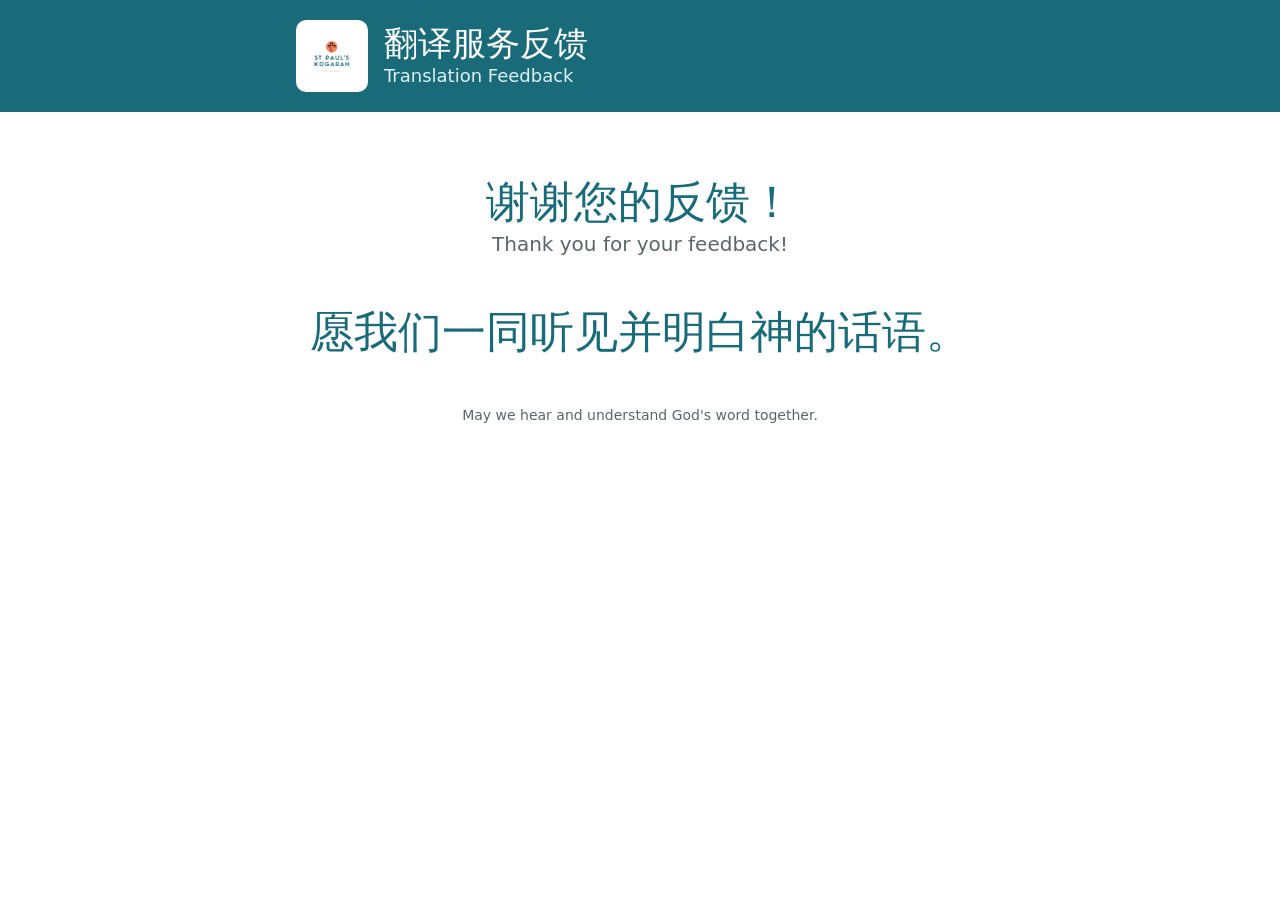
<file: feedback/thanks.html>
<!doctype html>
<html lang="zh-Hans"><head><meta charset="utf-8"><meta name="viewport" content="width=device-width,initial-scale=1,viewport-fit=cover">
<title>谢谢您 · Thank you</title><style>
:root{--teal:#1A6B7A;--teal-d:#14535f;--coral:#E8724A;--tint:#E3F0F2;--cream:#FDF4EB;--ink:#212121;--sub:#5b6668;--line:#d6e0e2;--bg:#ffffff;--card:#F6F9F9}
@media (prefers-color-scheme:dark){:root{--teal:#5FB3C2;--teal-d:#3d8f9e;--coral:#F08C68;--tint:#183338;--cream:#2b231d;--ink:#eef2f2;--sub:#a9b6b8;--line:#33464a;--bg:#111819;--card:#172124;color-scheme:dark}}
*{box-sizing:border-box}
body{margin:0;background:var(--bg);color:var(--ink);font-family:Calibri,Carlito,"Segoe UI",system-ui,sans-serif;font-size:17px;line-height:1.35}
.zh{font-family:"Microsoft YaHei","PingFang SC","Noto Sans SC","Noto Sans CJK SC",sans-serif;font-style:normal}
small{display:block;color:var(--sub);font-size:14px;font-weight:400}
.wrap{max-width:720px;margin:0 auto;padding:0 max(16px,env(safe-area-inset-right)) 40px max(16px,env(safe-area-inset-left))}
header{background:#1A6B7A;color:#fff}
header .wrap{display:flex;gap:16px;align-items:center;padding-top:20px;padding-bottom:20px}
header img{width:72px;height:72px;border-radius:10px;background:#fff;flex:none}
header h1{margin:0;font-weight:400}
header h1 .zh{display:block;font-size:34px;line-height:1.2}
header h1 small{color:#dff0f2;font-size:18px}
.intro{background:var(--cream);border-left:5px solid var(--coral);padding:16px 18px;margin:20px 0 4px;border-radius:0 8px 8px 0}
.intro .zh{font-size:22px;line-height:1.5;display:block}
.intro small{margin-top:8px;font-size:15px}
h2{margin:30px 0 10px;padding-bottom:6px;border-bottom:2px solid var(--coral);color:var(--teal);font-weight:400}
h2 .zh{font-size:30px}
h2 small{display:inline;color:var(--teal);font-size:17px;margin-left:10px}
.lab{margin:18px 0 8px}
.lab b{font-size:26px;font-weight:700}
.chips{display:flex;flex-wrap:wrap;gap:10px}
.chip{position:relative;cursor:pointer}
.chip input{position:absolute;opacity:0;pointer-events:none}
.chip span{display:block;border:2px solid var(--line);border-radius:12px;padding:10px 16px;min-width:110px;background:var(--bg)}
.chip b{font-size:26px;font-weight:400;display:block;line-height:1.25}
.chip input:checked+span{border-color:var(--teal);background:var(--tint);box-shadow:inset 0 0 0 1px var(--teal)}
.chip input:checked+span b::before{content:"✓ ";color:var(--teal);font-weight:700}
.chip input:focus-visible+span,.rt input:focus-visible+.dot{outline:3px solid var(--coral);outline-offset:2px}
fieldset.q{border:0;margin:0;padding:16px 10px;border-top:1px solid var(--line)}
fieldset.q:nth-of-type(even){background:var(--card)}
legend{display:flex;gap:10px;padding:0;margin-bottom:10px;float:left;width:100%}
legend b{font-size:26px;font-weight:700;line-height:1.3;display:block}
.num{color:var(--coral);font-weight:700;font-size:24px;min-width:28px}
.rts{clear:both;display:grid;grid-template-columns:repeat(6,1fr);gap:6px;max-width:560px}
.rt{display:flex;flex-direction:column;align-items:center;text-align:center;cursor:pointer;position:relative}
.rt input{position:absolute;opacity:0;pointer-events:none}
.dot{width:52px;height:52px;border-radius:50%;border:2.5px solid var(--teal);display:grid;place-items:center;font-size:20px;font-weight:700;color:var(--teal);background:var(--bg)}
.rt.na .dot{border-color:var(--sub);color:var(--sub)}
.rt input:checked+.dot{background:var(--teal);color:#fff}
.rt.na input:checked+.dot{background:var(--sub);color:var(--bg)}
.rt .zh{font-size:20px;margin-top:4px;min-height:1.3em}
.rt small{font-size:12px}
textarea,input[type=text],input[type=date],input[type=tel]{width:100%;font:inherit;font-size:22px;padding:12px 14px;border:2px solid var(--line);border-radius:10px;background:var(--bg);color:var(--ink)}
textarea{min-height:130px}
textarea:focus,input:focus{outline:none;border-color:var(--teal)}
.row2{display:grid;grid-template-columns:1fr 1fr;gap:12px}
@media (max-width:520px){.row2{grid-template-columns:1fr}.dot{width:44px;height:44px}.rt .zh{font-size:17px}header h1 .zh{font-size:28px}}
button{margin-top:28px;width:100%;border:0;border-radius:14px;background:var(--coral);color:#fff;font:inherit;padding:18px;cursor:pointer}
button .zh{font-size:28px;display:block}
button small{color:#fff;opacity:.9}
.foot{margin-top:28px;font-size:13px;color:var(--sub);display:flex;justify-content:space-between;align-items:center;gap:12px}
.foot img{width:56px;border-radius:6px;background:#fff}
.hp{position:absolute;left:-9999px}

.big{text-align:center;padding:60px 0} .big .zh{font-size:44px;color:var(--teal);display:block} .big p{font-size:22px}</style></head><body>
<header><div class="wrap"><img src="[data-uri]" alt="St Paul's Kogarah"><h1><span class="zh">翻译服务反馈</span><small>Translation Feedback</small></h1></div></header>
<main class="wrap"><div class="big"><span class="zh">谢谢您的反馈！</span><small style="font-size:20px">Thank you for your feedback!</small>
<p class="zh">愿我们一同听见并明白神的话语。</p><small>May we hear and understand God's word together.</small></div></main></body></html>
</file>
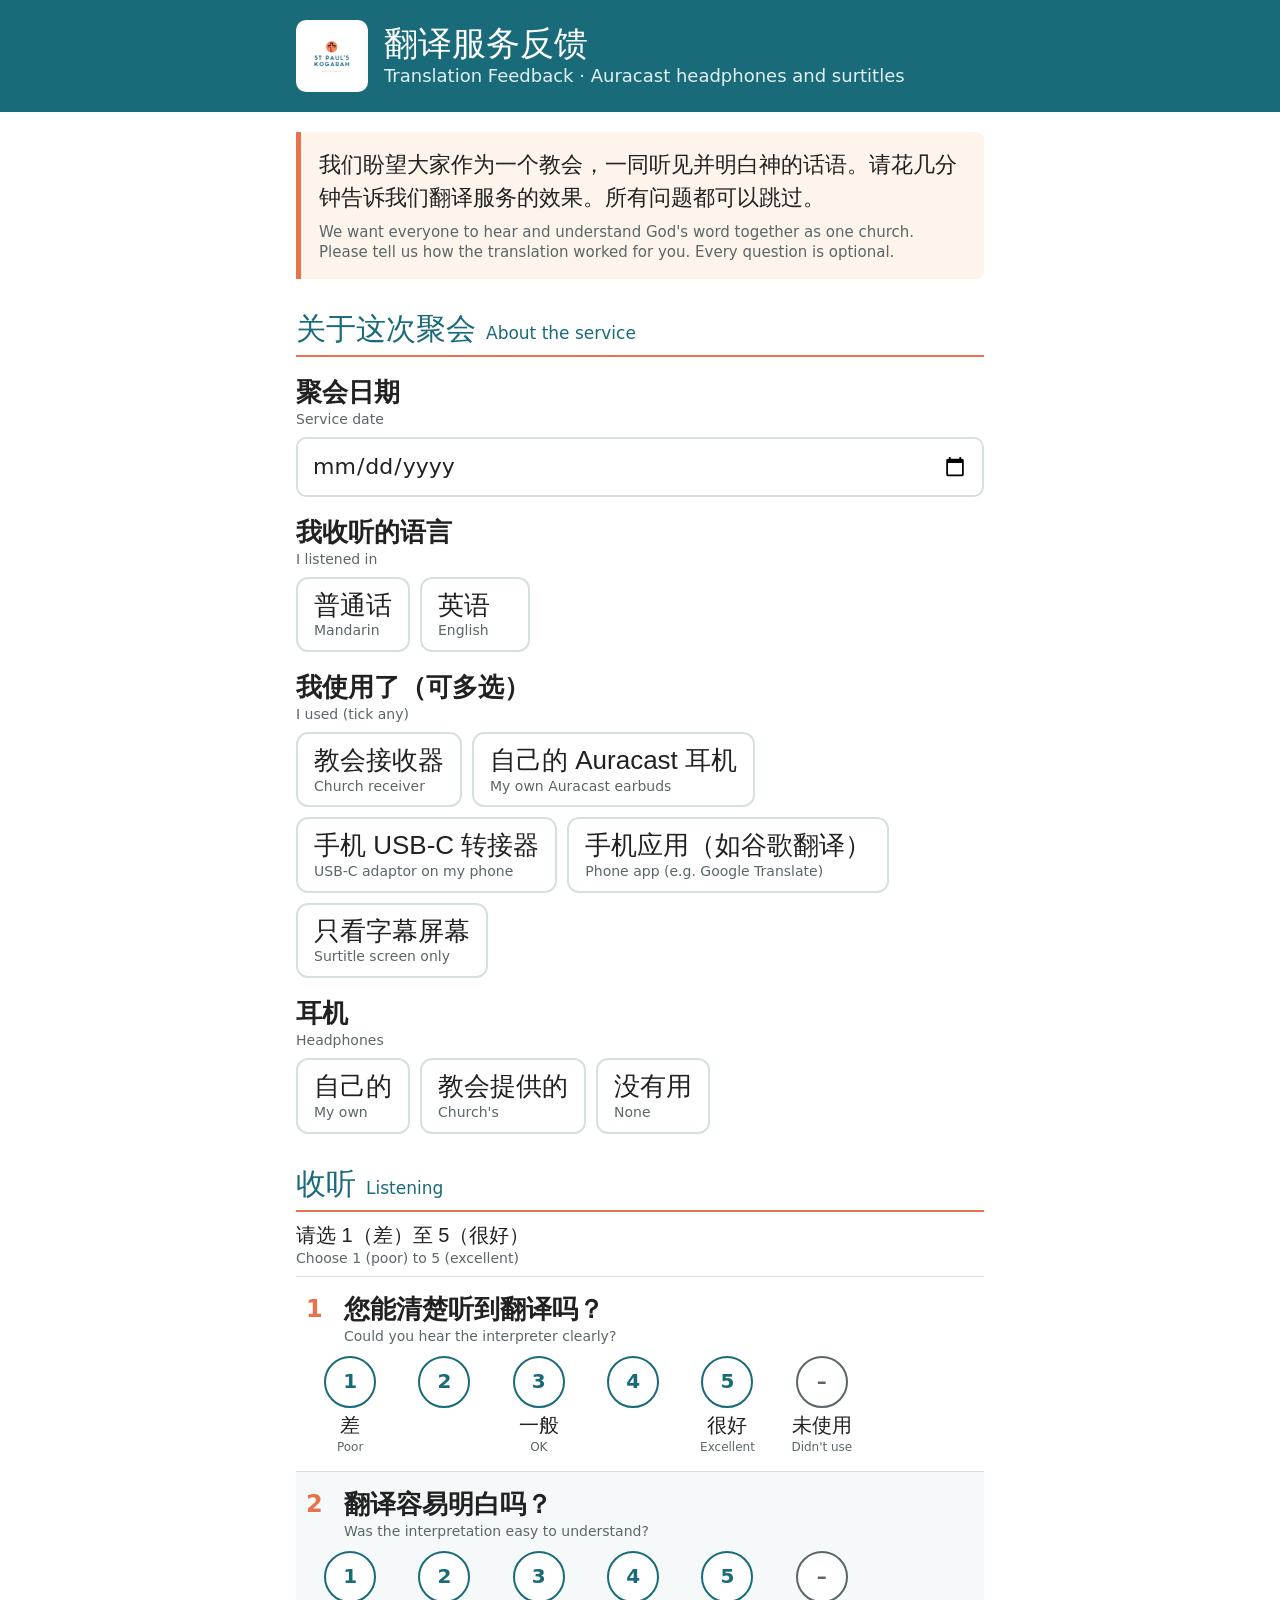
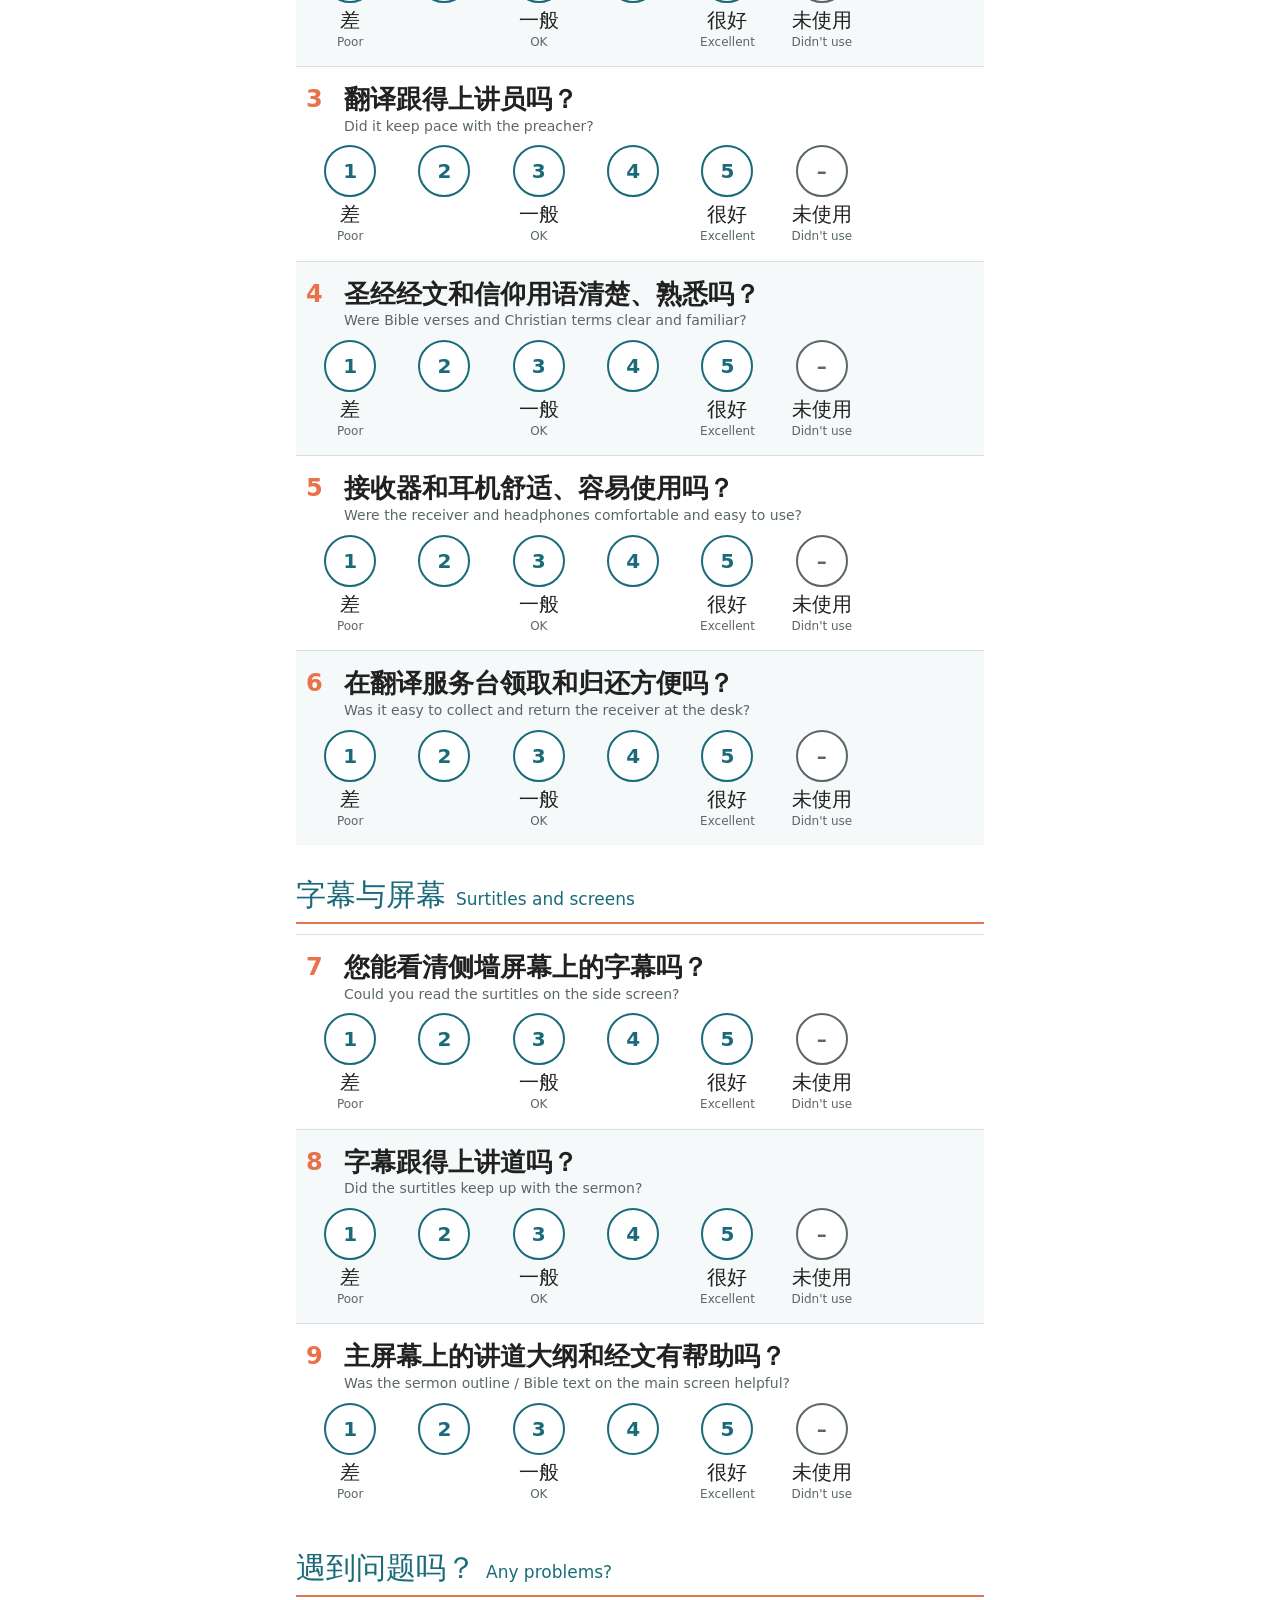
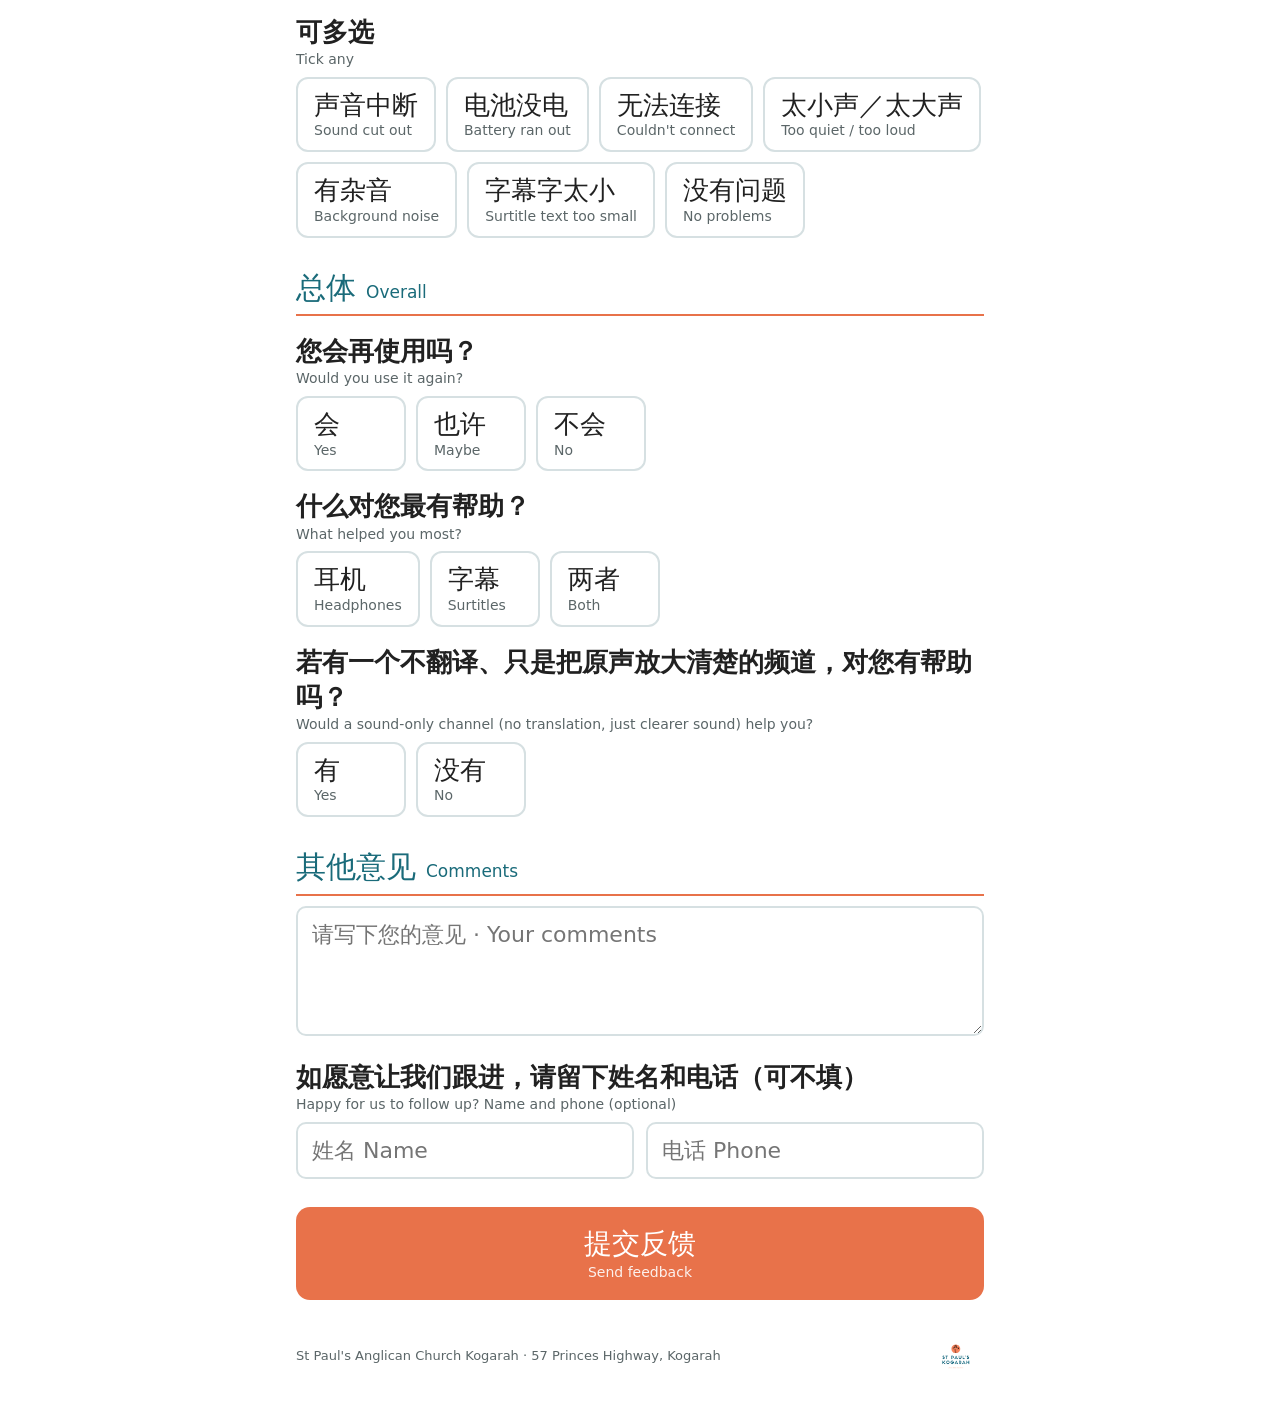
<file: feedback/translation.html>
<!doctype html>
<html lang="zh-Hans"><head><meta charset="utf-8"><meta name="viewport" content="width=device-width,initial-scale=1,viewport-fit=cover">
<title>翻译服务反馈 · Translation Feedback</title>
<meta name="description" content="St Paul's Kogarah translation feedback · 高嘉华圣保罗堂翻译服务反馈">
<meta property="og:title" content="翻译服务反馈 · Translation Feedback">
<meta property="og:description" content="Auracast 耳机与字幕 · Auracast headphones and surtitles — St Paul's Anglican Church Kogarah">
<style>
:root{--teal:#1A6B7A;--teal-d:#14535f;--coral:#E8724A;--tint:#E3F0F2;--cream:#FDF4EB;--ink:#212121;--sub:#5b6668;--line:#d6e0e2;--bg:#ffffff;--card:#F6F9F9}
@media (prefers-color-scheme:dark){:root{--teal:#5FB3C2;--teal-d:#3d8f9e;--coral:#F08C68;--tint:#183338;--cream:#2b231d;--ink:#eef2f2;--sub:#a9b6b8;--line:#33464a;--bg:#111819;--card:#172124;color-scheme:dark}}
*{box-sizing:border-box}
body{margin:0;background:var(--bg);color:var(--ink);font-family:Calibri,Carlito,"Segoe UI",system-ui,sans-serif;font-size:17px;line-height:1.35}
.zh{font-family:"Microsoft YaHei","PingFang SC","Noto Sans SC","Noto Sans CJK SC",sans-serif;font-style:normal}
small{display:block;color:var(--sub);font-size:14px;font-weight:400}
.wrap{max-width:720px;margin:0 auto;padding:0 max(16px,env(safe-area-inset-right)) 40px max(16px,env(safe-area-inset-left))}
header{background:#1A6B7A;color:#fff}
header .wrap{display:flex;gap:16px;align-items:center;padding-top:20px;padding-bottom:20px}
header img{width:72px;height:72px;border-radius:10px;background:#fff;flex:none}
header h1{margin:0;font-weight:400}
header h1 .zh{display:block;font-size:34px;line-height:1.2}
header h1 small{color:#dff0f2;font-size:18px}
.intro{background:var(--cream);border-left:5px solid var(--coral);padding:16px 18px;margin:20px 0 4px;border-radius:0 8px 8px 0}
.intro .zh{font-size:22px;line-height:1.5;display:block}
.intro small{margin-top:8px;font-size:15px}
h2{margin:30px 0 10px;padding-bottom:6px;border-bottom:2px solid var(--coral);color:var(--teal);font-weight:400}
h2 .zh{font-size:30px}
h2 small{display:inline;color:var(--teal);font-size:17px;margin-left:10px}
.lab{margin:18px 0 8px}
.lab b{font-size:26px;font-weight:700}
.chips{display:flex;flex-wrap:wrap;gap:10px}
.chip{position:relative;cursor:pointer}
.chip input{position:absolute;opacity:0;pointer-events:none}
.chip span{display:block;border:2px solid var(--line);border-radius:12px;padding:10px 16px;min-width:110px;background:var(--bg)}
.chip b{font-size:26px;font-weight:400;display:block;line-height:1.25}
.chip input:checked+span{border-color:var(--teal);background:var(--tint);box-shadow:inset 0 0 0 1px var(--teal)}
.chip input:checked+span b::before{content:"✓ ";color:var(--teal);font-weight:700}
.chip input:focus-visible+span,.rt input:focus-visible+.dot{outline:3px solid var(--coral);outline-offset:2px}
fieldset.q{border:0;margin:0;padding:16px 10px;border-top:1px solid var(--line)}
fieldset.q:nth-of-type(even){background:var(--card)}
legend{display:flex;gap:10px;padding:0;margin-bottom:10px;float:left;width:100%}
legend b{font-size:26px;font-weight:700;line-height:1.3;display:block}
.num{color:var(--coral);font-weight:700;font-size:24px;min-width:28px}
.rts{clear:both;display:grid;grid-template-columns:repeat(6,1fr);gap:6px;max-width:560px}
.rt{display:flex;flex-direction:column;align-items:center;text-align:center;cursor:pointer;position:relative}
.rt input{position:absolute;opacity:0;pointer-events:none}
.dot{width:52px;height:52px;border-radius:50%;border:2.5px solid var(--teal);display:grid;place-items:center;font-size:20px;font-weight:700;color:var(--teal);background:var(--bg)}
.rt.na .dot{border-color:var(--sub);color:var(--sub)}
.rt input:checked+.dot{background:var(--teal);color:#fff}
.rt.na input:checked+.dot{background:var(--sub);color:var(--bg)}
.rt .zh{font-size:20px;margin-top:4px;min-height:1.3em}
.rt small{font-size:12px}
textarea,input[type=text],input[type=date],input[type=tel]{width:100%;font:inherit;font-size:22px;padding:12px 14px;border:2px solid var(--line);border-radius:10px;background:var(--bg);color:var(--ink)}
textarea{min-height:130px}
textarea:focus,input:focus{outline:none;border-color:var(--teal)}
.row2{display:grid;grid-template-columns:1fr 1fr;gap:12px}
@media (max-width:520px){.row2{grid-template-columns:1fr}.dot{width:44px;height:44px}.rt .zh{font-size:17px}header h1 .zh{font-size:28px}}
button{margin-top:28px;width:100%;border:0;border-radius:14px;background:var(--coral);color:#fff;font:inherit;padding:18px;cursor:pointer}
button .zh{font-size:28px;display:block}
button small{color:#fff;opacity:.9}
.foot{margin-top:28px;font-size:13px;color:var(--sub);display:flex;justify-content:space-between;align-items:center;gap:12px}
.foot img{width:56px;border-radius:6px;background:#fff}
.hp{position:absolute;left:-9999px}
</style></head><body>
<header><div class="wrap"><img src="[data-uri]" alt="St Paul's Kogarah"><h1><span class="zh">翻译服务反馈</span><small>Translation Feedback · Auracast headphones and surtitles</small></h1></div></header>
<main class="wrap">
<div class="intro"><span class="zh">我们盼望大家作为一个教会，一同听见并明白神的话语。请花几分钟告诉我们翻译服务的效果。所有问题都可以跳过。</span>
<small>We want everyone to hear and understand God's word together as one church. Please tell us how the translation worked for you. Every question is optional.</small></div>

<form id="f" action="https://formsubmit.co/dyung@kogarah.church" method="POST">
<input type="hidden" name="_subject" value="Translation feedback 翻译反馈">
<input type="hidden" name="_template" value="table">
<input type="hidden" name="_captcha" value="false">
<input type="hidden" name="_next" value="https://w69gjcn72j-dotcom.github.io/G7KanBan/feedback/thanks.html">
<input type="text" name="_honey" class="hp" tabindex="-1" autocomplete="off" aria-hidden="true">
<input type="hidden" name="Used" id="h-Used"><input type="hidden" name="Problems" id="h-Problems">

<h2><span class="zh">关于这次聚会</span><small>About the service</small></h2>
<p class="lab"><b class="zh">聚会日期</b><small>Service date</small></p><input type="date" name="Service date" id="date">
<p class="lab"><b class="zh">我收听的语言</b><small>I listened in</small></p><div class="chips"><label class="chip"><input type="radio" name="Listened in" value="Mandarin / 普通话"><span><b class="zh">普通话</b><small>Mandarin</small></span></label><label class="chip"><input type="radio" name="Listened in" value="English / 英语"><span><b class="zh">英语</b><small>English</small></span></label></div>
<p class="lab"><b class="zh">我使用了（可多选）</b><small>I used (tick any)</small></p><div class="chips"><label class="chip"><input type="checkbox" data-group="Used" value="Church receiver / 教会接收器"><span><b class="zh">教会接收器</b><small>Church receiver</small></span></label><label class="chip"><input type="checkbox" data-group="Used" value="My own Auracast earbuds / 自己的 Auracast 耳机"><span><b class="zh">自己的 Auracast 耳机</b><small>My own Auracast earbuds</small></span></label><label class="chip"><input type="checkbox" data-group="Used" value="USB-C adaptor on my phone / 手机 USB-C 转接器"><span><b class="zh">手机 USB-C 转接器</b><small>USB-C adaptor on my phone</small></span></label><label class="chip"><input type="checkbox" data-group="Used" value="Phone app (e.g. Google Translate) / 手机应用（如谷歌翻译）"><span><b class="zh">手机应用（如谷歌翻译）</b><small>Phone app (e.g. Google Translate)</small></span></label><label class="chip"><input type="checkbox" data-group="Used" value="Surtitle screen only / 只看字幕屏幕"><span><b class="zh">只看字幕屏幕</b><small>Surtitle screen only</small></span></label></div>
<p class="lab"><b class="zh">耳机</b><small>Headphones</small></p><div class="chips"><label class="chip"><input type="radio" name="Headphones" value="My own / 自己的"><span><b class="zh">自己的</b><small>My own</small></span></label><label class="chip"><input type="radio" name="Headphones" value="Church's / 教会提供的"><span><b class="zh">教会提供的</b><small>Church's</small></span></label><label class="chip"><input type="radio" name="Headphones" value="None / 没有用"><span><b class="zh">没有用</b><small>None</small></span></label></div>

<h2><span class="zh">收听</span><small>Listening</small></h2>
<p class="lab" style="margin-top:4px"><span class="zh" style="font-size:20px">请选 1（差）至 5（很好）</span><small>Choose 1 (poor) to 5 (excellent)</small></p>
<fieldset class="q"><legend><span class="num">1</span><span><b class="zh">您能清楚听到翻译吗？</b><small>Could you hear the interpreter clearly?</small></span></legend><div class="rts"><label class="rt"><input type="radio" name="Q1 Hear clearly" value="1"><span class="dot">1</span><span class="zh">差</span><small>Poor</small></label><label class="rt"><input type="radio" name="Q1 Hear clearly" value="2"><span class="dot">2</span><span class="zh"></span><small></small></label><label class="rt"><input type="radio" name="Q1 Hear clearly" value="3"><span class="dot">3</span><span class="zh">一般</span><small>OK</small></label><label class="rt"><input type="radio" name="Q1 Hear clearly" value="4"><span class="dot">4</span><span class="zh"></span><small></small></label><label class="rt"><input type="radio" name="Q1 Hear clearly" value="5"><span class="dot">5</span><span class="zh">很好</span><small>Excellent</small></label><label class="rt na"><input type="radio" name="Q1 Hear clearly" value="Didn't use"><span class="dot">–</span><span class="zh">未使用</span><small>Didn't use</small></label></div></fieldset><fieldset class="q"><legend><span class="num">2</span><span><b class="zh">翻译容易明白吗？</b><small>Was the interpretation easy to understand?</small></span></legend><div class="rts"><label class="rt"><input type="radio" name="Q2 Easy to understand" value="1"><span class="dot">1</span><span class="zh">差</span><small>Poor</small></label><label class="rt"><input type="radio" name="Q2 Easy to understand" value="2"><span class="dot">2</span><span class="zh"></span><small></small></label><label class="rt"><input type="radio" name="Q2 Easy to understand" value="3"><span class="dot">3</span><span class="zh">一般</span><small>OK</small></label><label class="rt"><input type="radio" name="Q2 Easy to understand" value="4"><span class="dot">4</span><span class="zh"></span><small></small></label><label class="rt"><input type="radio" name="Q2 Easy to understand" value="5"><span class="dot">5</span><span class="zh">很好</span><small>Excellent</small></label><label class="rt na"><input type="radio" name="Q2 Easy to understand" value="Didn't use"><span class="dot">–</span><span class="zh">未使用</span><small>Didn't use</small></label></div></fieldset><fieldset class="q"><legend><span class="num">3</span><span><b class="zh">翻译跟得上讲员吗？</b><small>Did it keep pace with the preacher?</small></span></legend><div class="rts"><label class="rt"><input type="radio" name="Q3 Kept pace" value="1"><span class="dot">1</span><span class="zh">差</span><small>Poor</small></label><label class="rt"><input type="radio" name="Q3 Kept pace" value="2"><span class="dot">2</span><span class="zh"></span><small></small></label><label class="rt"><input type="radio" name="Q3 Kept pace" value="3"><span class="dot">3</span><span class="zh">一般</span><small>OK</small></label><label class="rt"><input type="radio" name="Q3 Kept pace" value="4"><span class="dot">4</span><span class="zh"></span><small></small></label><label class="rt"><input type="radio" name="Q3 Kept pace" value="5"><span class="dot">5</span><span class="zh">很好</span><small>Excellent</small></label><label class="rt na"><input type="radio" name="Q3 Kept pace" value="Didn't use"><span class="dot">–</span><span class="zh">未使用</span><small>Didn't use</small></label></div></fieldset><fieldset class="q"><legend><span class="num">4</span><span><b class="zh">圣经经文和信仰用语清楚、熟悉吗？</b><small>Were Bible verses and Christian terms clear and familiar?</small></span></legend><div class="rts"><label class="rt"><input type="radio" name="Q4 Bible and Christian terms" value="1"><span class="dot">1</span><span class="zh">差</span><small>Poor</small></label><label class="rt"><input type="radio" name="Q4 Bible and Christian terms" value="2"><span class="dot">2</span><span class="zh"></span><small></small></label><label class="rt"><input type="radio" name="Q4 Bible and Christian terms" value="3"><span class="dot">3</span><span class="zh">一般</span><small>OK</small></label><label class="rt"><input type="radio" name="Q4 Bible and Christian terms" value="4"><span class="dot">4</span><span class="zh"></span><small></small></label><label class="rt"><input type="radio" name="Q4 Bible and Christian terms" value="5"><span class="dot">5</span><span class="zh">很好</span><small>Excellent</small></label><label class="rt na"><input type="radio" name="Q4 Bible and Christian terms" value="Didn't use"><span class="dot">–</span><span class="zh">未使用</span><small>Didn't use</small></label></div></fieldset><fieldset class="q"><legend><span class="num">5</span><span><b class="zh">接收器和耳机舒适、容易使用吗？</b><small>Were the receiver and headphones comfortable and easy to use?</small></span></legend><div class="rts"><label class="rt"><input type="radio" name="Q5 Device comfortable" value="1"><span class="dot">1</span><span class="zh">差</span><small>Poor</small></label><label class="rt"><input type="radio" name="Q5 Device comfortable" value="2"><span class="dot">2</span><span class="zh"></span><small></small></label><label class="rt"><input type="radio" name="Q5 Device comfortable" value="3"><span class="dot">3</span><span class="zh">一般</span><small>OK</small></label><label class="rt"><input type="radio" name="Q5 Device comfortable" value="4"><span class="dot">4</span><span class="zh"></span><small></small></label><label class="rt"><input type="radio" name="Q5 Device comfortable" value="5"><span class="dot">5</span><span class="zh">很好</span><small>Excellent</small></label><label class="rt na"><input type="radio" name="Q5 Device comfortable" value="Didn't use"><span class="dot">–</span><span class="zh">未使用</span><small>Didn't use</small></label></div></fieldset><fieldset class="q"><legend><span class="num">6</span><span><b class="zh">在翻译服务台领取和归还方便吗？</b><small>Was it easy to collect and return the receiver at the desk?</small></span></legend><div class="rts"><label class="rt"><input type="radio" name="Q6 Desk collect and return" value="1"><span class="dot">1</span><span class="zh">差</span><small>Poor</small></label><label class="rt"><input type="radio" name="Q6 Desk collect and return" value="2"><span class="dot">2</span><span class="zh"></span><small></small></label><label class="rt"><input type="radio" name="Q6 Desk collect and return" value="3"><span class="dot">3</span><span class="zh">一般</span><small>OK</small></label><label class="rt"><input type="radio" name="Q6 Desk collect and return" value="4"><span class="dot">4</span><span class="zh"></span><small></small></label><label class="rt"><input type="radio" name="Q6 Desk collect and return" value="5"><span class="dot">5</span><span class="zh">很好</span><small>Excellent</small></label><label class="rt na"><input type="radio" name="Q6 Desk collect and return" value="Didn't use"><span class="dot">–</span><span class="zh">未使用</span><small>Didn't use</small></label></div></fieldset>

<h2><span class="zh">字幕与屏幕</span><small>Surtitles and screens</small></h2>
<fieldset class="q"><legend><span class="num">7</span><span><b class="zh">您能看清侧墙屏幕上的字幕吗？</b><small>Could you read the surtitles on the side screen?</small></span></legend><div class="rts"><label class="rt"><input type="radio" name="Q7 Surtitles readable" value="1"><span class="dot">1</span><span class="zh">差</span><small>Poor</small></label><label class="rt"><input type="radio" name="Q7 Surtitles readable" value="2"><span class="dot">2</span><span class="zh"></span><small></small></label><label class="rt"><input type="radio" name="Q7 Surtitles readable" value="3"><span class="dot">3</span><span class="zh">一般</span><small>OK</small></label><label class="rt"><input type="radio" name="Q7 Surtitles readable" value="4"><span class="dot">4</span><span class="zh"></span><small></small></label><label class="rt"><input type="radio" name="Q7 Surtitles readable" value="5"><span class="dot">5</span><span class="zh">很好</span><small>Excellent</small></label><label class="rt na"><input type="radio" name="Q7 Surtitles readable" value="Didn't use"><span class="dot">–</span><span class="zh">未使用</span><small>Didn't use</small></label></div></fieldset><fieldset class="q"><legend><span class="num">8</span><span><b class="zh">字幕跟得上讲道吗？</b><small>Did the surtitles keep up with the sermon?</small></span></legend><div class="rts"><label class="rt"><input type="radio" name="Q8 Surtitles kept up" value="1"><span class="dot">1</span><span class="zh">差</span><small>Poor</small></label><label class="rt"><input type="radio" name="Q8 Surtitles kept up" value="2"><span class="dot">2</span><span class="zh"></span><small></small></label><label class="rt"><input type="radio" name="Q8 Surtitles kept up" value="3"><span class="dot">3</span><span class="zh">一般</span><small>OK</small></label><label class="rt"><input type="radio" name="Q8 Surtitles kept up" value="4"><span class="dot">4</span><span class="zh"></span><small></small></label><label class="rt"><input type="radio" name="Q8 Surtitles kept up" value="5"><span class="dot">5</span><span class="zh">很好</span><small>Excellent</small></label><label class="rt na"><input type="radio" name="Q8 Surtitles kept up" value="Didn't use"><span class="dot">–</span><span class="zh">未使用</span><small>Didn't use</small></label></div></fieldset><fieldset class="q"><legend><span class="num">9</span><span><b class="zh">主屏幕上的讲道大纲和经文有帮助吗？</b><small>Was the sermon outline / Bible text on the main screen helpful?</small></span></legend><div class="rts"><label class="rt"><input type="radio" name="Q9 Outline and Bible text helpful" value="1"><span class="dot">1</span><span class="zh">差</span><small>Poor</small></label><label class="rt"><input type="radio" name="Q9 Outline and Bible text helpful" value="2"><span class="dot">2</span><span class="zh"></span><small></small></label><label class="rt"><input type="radio" name="Q9 Outline and Bible text helpful" value="3"><span class="dot">3</span><span class="zh">一般</span><small>OK</small></label><label class="rt"><input type="radio" name="Q9 Outline and Bible text helpful" value="4"><span class="dot">4</span><span class="zh"></span><small></small></label><label class="rt"><input type="radio" name="Q9 Outline and Bible text helpful" value="5"><span class="dot">5</span><span class="zh">很好</span><small>Excellent</small></label><label class="rt na"><input type="radio" name="Q9 Outline and Bible text helpful" value="Didn't use"><span class="dot">–</span><span class="zh">未使用</span><small>Didn't use</small></label></div></fieldset>

<h2><span class="zh">遇到问题吗？</span><small>Any problems?</small></h2>
<p class="lab"><b class="zh">可多选</b><small>Tick any</small></p><div class="chips"><label class="chip"><input type="checkbox" data-group="Problems" value="Sound cut out / 声音中断"><span><b class="zh">声音中断</b><small>Sound cut out</small></span></label><label class="chip"><input type="checkbox" data-group="Problems" value="Battery ran out / 电池没电"><span><b class="zh">电池没电</b><small>Battery ran out</small></span></label><label class="chip"><input type="checkbox" data-group="Problems" value="Couldn't connect / 无法连接"><span><b class="zh">无法连接</b><small>Couldn't connect</small></span></label><label class="chip"><input type="checkbox" data-group="Problems" value="Too quiet / too loud / 太小声／太大声"><span><b class="zh">太小声／太大声</b><small>Too quiet / too loud</small></span></label><label class="chip"><input type="checkbox" data-group="Problems" value="Background noise / 有杂音"><span><b class="zh">有杂音</b><small>Background noise</small></span></label><label class="chip"><input type="checkbox" data-group="Problems" value="Surtitle text too small / 字幕字太小"><span><b class="zh">字幕字太小</b><small>Surtitle text too small</small></span></label><label class="chip"><input type="checkbox" data-group="Problems" value="No problems / 没有问题"><span><b class="zh">没有问题</b><small>No problems</small></span></label></div>

<h2><span class="zh">总体</span><small>Overall</small></h2>
<p class="lab"><b class="zh">您会再使用吗？</b><small>Would you use it again?</small></p><div class="chips"><label class="chip"><input type="radio" name="Use again" value="Yes / 会"><span><b class="zh">会</b><small>Yes</small></span></label><label class="chip"><input type="radio" name="Use again" value="Maybe / 也许"><span><b class="zh">也许</b><small>Maybe</small></span></label><label class="chip"><input type="radio" name="Use again" value="No / 不会"><span><b class="zh">不会</b><small>No</small></span></label></div>
<p class="lab"><b class="zh">什么对您最有帮助？</b><small>What helped you most?</small></p><div class="chips"><label class="chip"><input type="radio" name="Helped most" value="Headphones / 耳机"><span><b class="zh">耳机</b><small>Headphones</small></span></label><label class="chip"><input type="radio" name="Helped most" value="Surtitles / 字幕"><span><b class="zh">字幕</b><small>Surtitles</small></span></label><label class="chip"><input type="radio" name="Helped most" value="Both / 两者"><span><b class="zh">两者</b><small>Both</small></span></label></div>
<p class="lab"><b class="zh">若有一个不翻译、只是把原声放大清楚的频道，对您有帮助吗？</b><small>Would a sound-only channel (no translation, just clearer sound) help you?</small></p><div class="chips"><label class="chip"><input type="radio" name="Sound-only channel" value="Yes / 有"><span><b class="zh">有</b><small>Yes</small></span></label><label class="chip"><input type="radio" name="Sound-only channel" value="No / 没有"><span><b class="zh">没有</b><small>No</small></span></label></div>

<h2><span class="zh">其他意见</span><small>Comments</small></h2>
<textarea name="Comments" id="comments" placeholder="请写下您的意见 · Your comments"></textarea>
<p class="lab"><b class="zh">如愿意让我们跟进，请留下姓名和电话（可不填）</b><small>Happy for us to follow up? Name and phone (optional)</small></p>
<div class="row2"><input type="text" name="Name" id="name" placeholder="姓名 Name" autocomplete="name"><input type="tel" name="Phone" id="phone" placeholder="电话 Phone" autocomplete="tel"></div>

<button type="submit"><span class="zh">提交反馈</span><small>Send feedback</small></button>
</form>
<div class="foot"><span>St Paul's Anglican Church Kogarah · 57 Princes Highway, Kogarah</span><img src="[data-uri]" alt=""></div>
</main>
<script>
document.getElementById('f').addEventListener('submit',function(){
  ['Used','Problems'].forEach(function(g){
    var v=[].slice.call(document.querySelectorAll('[data-group="'+g+'"]:checked')).map(function(i){return i.value});
    document.getElementById('h-'+g).value=v.join('; ');
  });
});
</script>
</body></html>
</file>
<file: followup.css>
/* G7 Follow-up: Contacts tab inside "✉️ Send reminders". Styles for followup.js.
   Uses the board's own colour tokens and the Send reminders green (#1E8449).
   Class names start with ct- so they never touch the board's fu- styles. */
.ct-tabs{display:flex;gap:6px;margin:6px 0 12px;border-bottom:2px solid var(--border);padding-bottom:8px;flex-wrap:wrap;}
.ct-tab{padding:4px 12px;border-radius:14px;border:1.5px solid var(--border);background:#fff;color:var(--mid);cursor:pointer;font-family:Georgia,serif;font-size:.76rem;}
.ct-tab:hover{border-color:#1E8449;color:#1E8449;}
.ct-tab.active{background:#1E8449;border-color:#1E8449;color:#fff;}
.ct-view{display:none;}

.ct-list{display:flex;flex-direction:column;gap:7px;}
.ct-row{display:flex;gap:10px;align-items:flex-start;justify-content:space-between;border:1px solid var(--border);border-radius:9px;padding:9px 12px;background:var(--cream);}
.ct-main{min-width:0;font-size:.8rem;color:var(--dark);}
.ct-alias{font-size:.68rem;color:var(--muted);font-style:italic;margin-top:1px;}
.ct-ways{font-size:.72rem;color:var(--mid);margin-top:3px;word-break:break-word;line-height:1.45;}
.ct-missing{color:var(--orange);font-style:italic;}
.ct-me{font-size:.62rem;background:var(--orange-pale);color:var(--orange);border-radius:8px;padding:1px 6px;vertical-align:middle;}
.ct-side{display:flex;flex-direction:column;align-items:flex-end;gap:4px;flex-shrink:0;}
.ct-pill{font-size:.64rem;background:#E3F2E8;color:#1E8449;border-radius:9px;padding:1px 8px;white-space:nowrap;}
.ct-leader{background:var(--orange-pale);color:var(--orange);}
.ct-check{display:flex!important;align-items:center;gap:6px;font-weight:normal!important;font-size:.74rem!important;cursor:pointer;}
.ct-check input{width:auto!important;}
.ct-allnote{margin-top:6px;}
.ct-link{border:none;background:none;color:#1E8449;cursor:pointer;font-family:Georgia,serif;font-size:.72rem;text-decoration:underline;padding:0 2px;}
.rm-person h4 .ct-link{margin-left:auto;font-weight:normal;}

.ct-suggest{display:flex;flex-wrap:wrap;gap:6px;margin:6px 0 2px;}
.ct-suggest button{padding:3px 10px;border-radius:12px;border:1px dashed #1E8449;background:#fff;color:#1E8449;font-family:Georgia,serif;font-size:.72rem;cursor:pointer;}
.ct-suggest button:hover{background:#E3F2E8;}

.ct-form{background:#fff;border:1.5px solid var(--border);border-top:3px solid #1E8449;border-radius:9px;padding:12px;margin-top:12px;display:grid;grid-template-columns:1fr 1fr;gap:8px;}
.ct-form label{display:block;font-size:.68rem;font-weight:bold;color:var(--mid);margin-bottom:2px;}
.ct-form input,.ct-form select{width:100%;box-sizing:border-box;border:1px solid var(--border);border-radius:6px;padding:5px 8px;font-family:Georgia,serif;font-size:.78rem;color:var(--dark);background:#fff;}
.ct-form input:focus,.ct-form select:focus{outline:none;border-color:#1E8449;}
.ct-form .full{grid-column:1/-1;}
.ct-remove{margin-left:auto;}
.ct-remove:hover{border-color:#C0392B!important;color:#C0392B!important;}

.ct-channels{margin-top:6px;}
.ct-or{font-size:.68rem;color:var(--muted);font-style:italic;}
.rm-copy.ct-pref{border-color:#1E8449;color:#1E8449;font-weight:bold;}

@media (max-width:600px){
  .ct-form{grid-template-columns:1fr;}
  .ct-row{flex-direction:column;}
  .ct-side{flex-direction:row;align-items:center;}
}
@media print{.ct-tabs,.ct-view{display:none!important;}}
</file>
